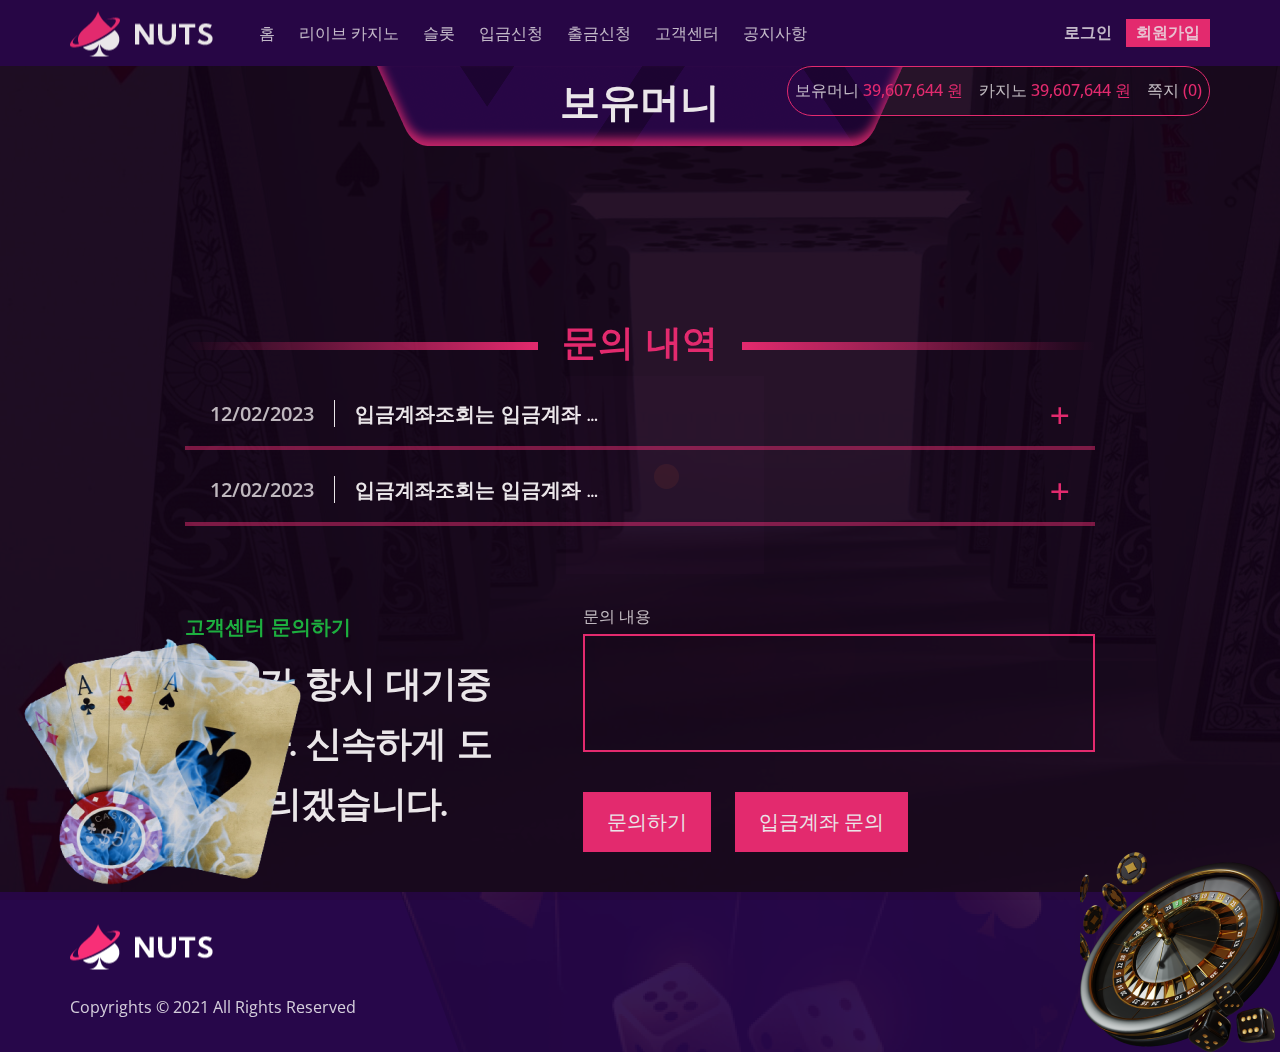
<file: new-template -2/customer-center.html>
<!-- meta tags and other links -->
<!DOCTYPE html>
<html lang="en">
  <head>
    <meta charset="UTF-8" />
    <meta name="viewport" content="width=device-width, initial-scale=1.0" />
    <title>Casino - Online Casino Platform</title>
    <link
      rel="icon"
      type="image/png"
      href="assets/images/favicon.png"
      sizes="16x16"
    />
    <!-- bootstrap 5  -->
    <link rel="stylesheet" href="assets/css/lib/bootstrap.min.css" />
    <!-- Icon Link  -->
    <link rel="stylesheet" href="assets/css/all.min.css" />
    <link rel="stylesheet" href="assets/css/line-awesome.min.css" />
    <link rel="stylesheet" href="assets/css/lib/animate.css" />

    <!-- Plugin Link -->
    <link rel="stylesheet" href="assets/css/lib/slick.css" />

    <!-- Main css -->
    <link rel="stylesheet" href="assets/css/main.css" />
    <!-- Secondary css -->
    <link rel="stylesheet" href="assets/css/style.css" />

    <!-- page css -->
    <link rel="stylesheet" href="assets/css/customer_center.css" />
  </head>
  <body
    data-bs-spy="scroll"
    data-bs-offset="170"
    data-bs-target=".privacy-policy-sidebar-menu"
  >
    <div class="overlay"></div>
    <div class="preloader">
      <div class="scene" id="scene">
        <input type="checkbox" id="andicator" />
        <div class="cube">
          <div class="cube__face cube__face--front"><i></i></div>
          <div class="cube__face cube__face--back"><i></i><i></i></div>
          <div class="cube__face cube__face--right">
            <i></i> <i></i> <i></i> <i></i> <i></i>
          </div>
          <div class="cube__face cube__face--left">
            <i></i> <i></i> <i></i> <i></i> <i></i> <i></i>
          </div>
          <div class="cube__face cube__face--top"><i></i> <i></i> <i></i></div>
          <div class="cube__face cube__face--bottom">
            <i></i> <i></i> <i></i> <i></i>
          </div>
        </div>
      </div>
    </div>

    <div class="customer-center-page-wrapper" style="background: url('./assets/images/background_body.png'); position: relative;">
      <div class="header-main-wrapper sticky">
        <div class="header-main">
          <div class="header-logo">
            <a href="index.html"
              ><img src="./assets/images/logo-2.png" alt="logo"
            /></a>
          </div>
          <ul class="main-menu">
            <li><a href="index.html">홈</a></li>
            <li><a href="live-casino.html">리이브 카지노</a></li>
            <li><a href="slot.html">슬롯</a></li>
            <li><a href="deposit.html">입금신청</a></li>
            <li><a href="withdraw.html">출금신청</a></li>
            <li><a href="customer-center.html">고객센터</a></li>
            <li><a href="notice.html">공지사항</a></li>
          </ul>
          <div class="header-btn-wrapper">
            <a href="./sign-in.html">로그인</a>
            <a href="./sign-up.html" class="has-wrapper">회원가입</a>
          </div>
        </div>
        <div class="page-title-wrapper">
          <div class="page-title">
            <h1>보유머니</h1>
          </div>
          <div class="wallet-header-container">
            <p>보유머니 <span>39,607,644 원</span></p>
            <p>카지노 <span>39,607,644 원</span></p>
            <p>쪽지 <span>(0)</span></p>
          </div>
        </div>
      </div>

      <!-- Faq Section Starts Here -->
      <section class="faq-section-wrapper">
        <div class="faq-title">
          <span class="left-line"></span>
          <h2>문의 내역</h2>
          <span class="right-line"></span>
        </div>
        <div class="faq-content-wrapper">
          <div class="col-lg-12">
            <div class="faq-item-wrapper">
              <div class="faq-item-wrapper__title">
                <span>12/02/2023</span>
                <h5 class="title">입금계좌조회는 입금계좌 조회에 대한 상세 안내입니다. 긴급 유지 보수 완료에 대한 정보입니다.</h5>

              </div>
              <div class="faq-item-wrapper__content">
                <p>
                  입금계좌조회는 입금계좌 조회에 대한 상세 안내입니다. 긴급 유지 보수 완료에 대한 정보입니다. 입금계좌조회는 입금계좌 조회에 대한 상세 안내입니다. 긴급 유지 보수 완료에 대한 정보입니다.
                </p>
              </div>
            </div>
            <div class="faq-item-wrapper">
              <div class="faq-item-wrapper__title">
                <span>12/02/2023</span>
                <h5 class="title">입금계좌조회는 입금계좌 조회에 대한 상세 안내입니다. 긴급 유지 보수 완료에 대한 정보입니다.</h5>
              </div>
              <div class="faq-item-wrapper__content">
                <p>
                  입금계좌조회는 입금계좌 조회에 대한 상세 안내입니다. 긴급 유지 보수 완료에 대한 정보입니다. 입금계좌조회는 입금계좌 조회에 대한 상세 안내입니다. 긴급 유지 보수 완료에 대한 정보입니다.
                </p>
              </div>
            </div>
          </div>
        </div>
      </section>
      <!-- Faq Section Ends Here -->

      <section class="contact-section-wrapper">
        <div class="title-wrapper">
          <h4>고객센터 문의하기</h4>
          <h3>
            24시간 항시 대기중입니다.
            신속하게 도와 드리겠습니다.
          </h3>
        </div>
        <div class="inquiry-form-wrapper">
          <div class="inquiry-form">
            <label for="consumer-inquiry">문의 내용</label>
            <textarea name="consumer-inquiry" id="consumer-inquiry" cols="30" rows="10"></textarea>
          </div>
          <div class="inquiry-btn-wrapper">
            <button>문의하기</button>
            <button>입금계좌 문의</button>
          </div>
        </div>
      </section>

      <div style="position: absolute; left: 0; bottom: 160px;">
        <img src="./assets/images/footer/footer_image_left_side.png" alt="footer left side image" />
      </div>

      <!-- Footer Section Starts Here -->
      <footer class="footer-section-wrapper">
        <div class="logo">
          <a href="index.html"
            ><img src="./assets/images/logo-2.png" alt="logo"
          /></a>
        </div>
        <p>Copyrights © 2021 All Rights Reserved</p>
        <div class="right-side-image">
          <img src="./assets/images/footer/footer_image_right_side.png" alt="footer right side image" />
        </div>
      </footer>
      <!-- Footer Section Ends Here -->
    </div>

    <!-- jQuery library -->
    <script src="assets/js/lib/jquery-3.6.0.min.js"></script>
    <!-- bootstrap 5 js -->
    <script src="assets/js/lib/bootstrap.min.js"></script>

    <!-- Pluglin Link -->
    <script src="assets/js/lib/slick.min.js"></script>

    <!-- main js -->
    <script src="assets/js/main.js"></script>
  </body>
</html>
</file>
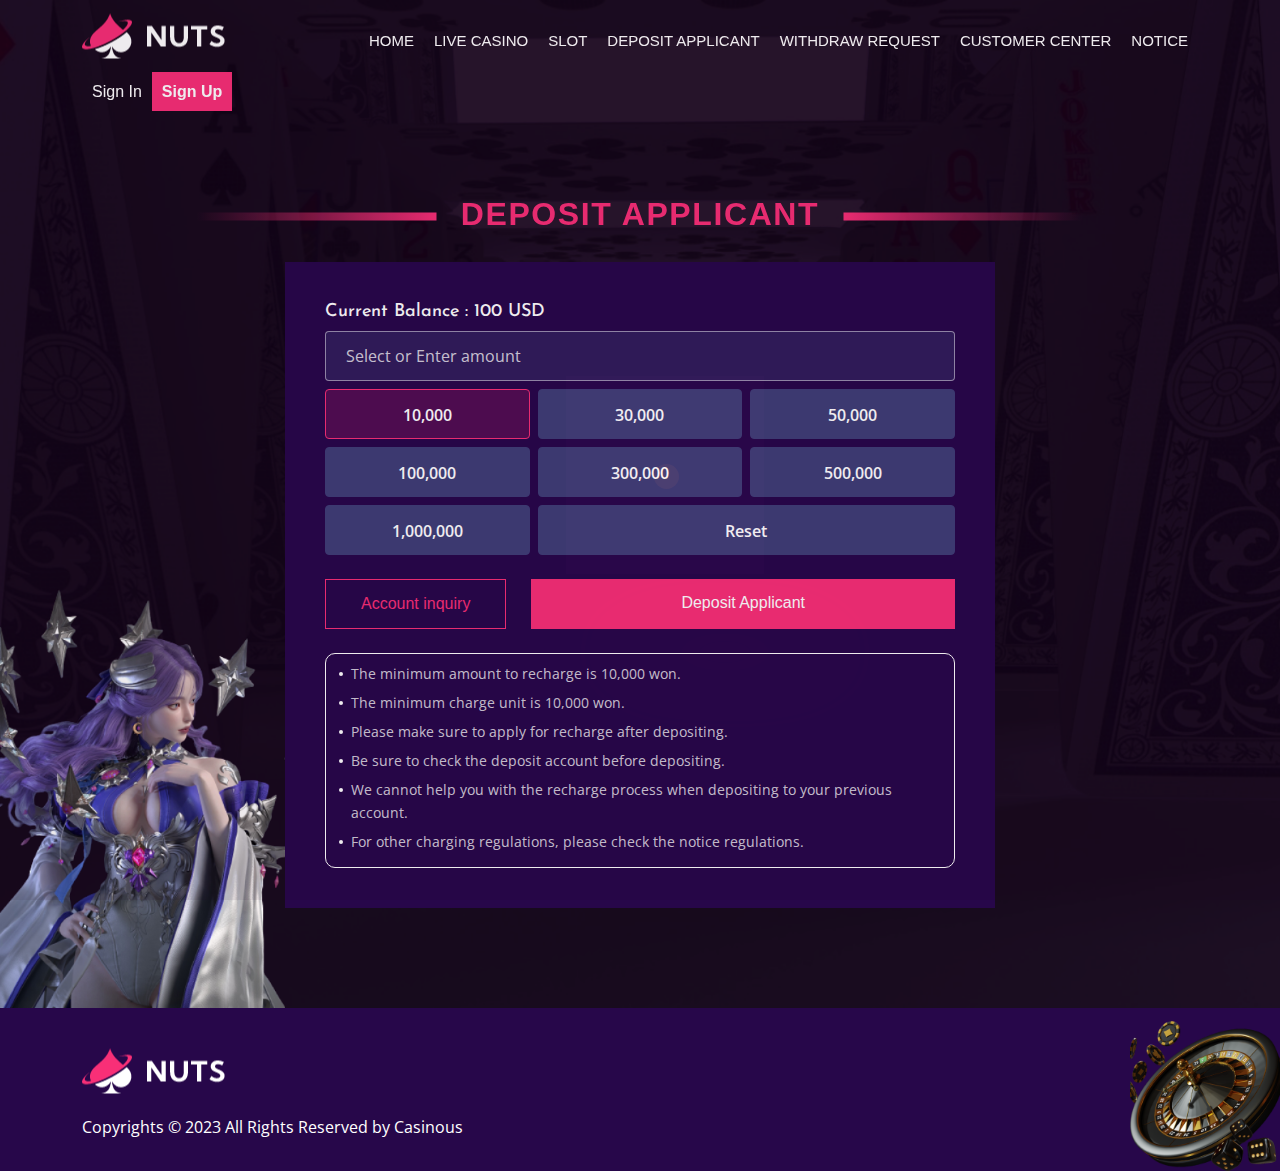
<file: new-template -2/deposit.html>
<!-- meta tags and other links -->
<!DOCTYPE html>
<html lang="en">
  <head>
    <meta charset="UTF-8" />
    <meta name="viewport" content="width=device-width, initial-scale=1.0" />
    <title>Casino - Online Casino Platform</title>
    <link
      rel="icon"
      type="image/png"
      href="assets/images/favicon.png"
      sizes="16x16"
    />
    <!-- bootstrap 5  -->
    <link rel="stylesheet" href="assets/css/lib/bootstrap.min.css" />
    <!-- Icon Link  -->
    <link rel="stylesheet" href="assets/css/all.min.css" />
    <link rel="stylesheet" href="assets/css/line-awesome.min.css" />
    <link rel="stylesheet" href="assets/css/lib/animate.css" />

    <!-- Plugin Link -->
    <link rel="stylesheet" href="assets/css/lib/slick.css" />

    <!-- Main css -->
    <link rel="stylesheet" href="assets/css/main.css" />
    <!-- Secondary css -->
    <link rel="stylesheet" href="assets/css/style.css" />

    <link rel="stylesheet" href="assets/css/page/deposit.css" />
  </head>
  <body
    data-bs-spy="scroll"
    data-bs-offset="170"
    data-bs-target=".privacy-policy-sidebar-menu"
  >
    <div class="overlay"></div>
    <div class="preloader">
      <div class="scene" id="scene">
        <input type="checkbox" id="andicator" />
        <div class="cube">
          <div class="cube__face cube__face--front"><i></i></div>
          <div class="cube__face cube__face--back"><i></i><i></i></div>
          <div class="cube__face cube__face--right">
            <i></i> <i></i> <i></i> <i></i> <i></i>
          </div>
          <div class="cube__face cube__face--left">
            <i></i> <i></i> <i></i> <i></i> <i></i> <i></i>
          </div>
          <div class="cube__face cube__face--top"><i></i> <i></i> <i></i></div>
          <div class="cube__face cube__face--bottom">
            <i></i> <i></i> <i></i> <i></i>
          </div>
        </div>
      </div>
    </div>

<!--New-->

    <div class="header">
      <div class="container">
        <div class="header-bottom">
          <div class="header-bottom-area align-items-center">
            <div class="logo">
              <a href="index.html"
                ><img src="./assets/images/logo-2.png" alt="logo"
              /></a>
            </div>
            <ul class="menu">
              <li><a href="index.html">Home</a></li>
              <li><a href="live-casino.html">LIVE CASINO</a></li>
              <li><a href="slot.html">SLOT</a></li>
              <li><a href="deposit.html">DEPOSIT APPLICANT</a></li>
              <li><a href="withdraw.html">WITHDRAW REQUEST</a></li>
              <li><a href="customer-center.html">CUSTOMER CENTER</a></li>
              <li><a href="notice.html">NOTICE</a></li>
              <!-- <li><a href="sign-in.html">SIGN IN</a></li>
              <li><a href="sign-up.html">SIGN UP</a></li> -->
            </ul>
            <div class="d-flex" style="margin-top: 10px">
              <a href="sign-in.html" class="d-none d-sm-block btn-outline"
                >Sign In</a
              >
              <a href="sign-up.html" class="d-none d-sm-block btn-pink"
                >Sign Up</a
              >
            </div>

            <div
              class="header-trigger-wrapper d-flex d-lg-none align-items-center"
            >
              <div class="header-trigger me-4">
                <span></span>
              </div>
            </div>
          </div>
        </div>
      </div>
    </div>
    <div class="main-page pt-5 layout-2 position-relative deposit">
        <div class="pt-100">
            <div class="title-box pt-5">
                <svg width="241" height="9" viewBox="0 0 241 9" fill="none" xmlns="http://www.w3.org/2000/svg">
                <rect width="240" height="8" transform="matrix(-1 0 0 1 240.5 0.5)" fill="url(#paint0_linear_2479_15584)"/>
                <defs>
                <linearGradient id="paint0_linear_2479_15584" x1="-3.91156e-07" y1="4" x2="240" y2="3.99998" gradientUnits="userSpaceOnUse">
                <stop stop-color="#F82F77"/>
                <stop offset="1" stop-color="#F82F77" stop-opacity="0"/>
                </linearGradient>
                </defs>
                </svg>
                <h4 class="title-text">deposit applicant</h4>
                <svg width="241" height="9" viewBox="0 0 241 9" fill="none" xmlns="http://www.w3.org/2000/svg">
                <rect x="0.5" y="0.5" width="240" height="8" fill="url(#paint0_linear_2479_15586)"/>
                <defs>
                <linearGradient id="paint0_linear_2479_15586" x1="0.5" y1="4.5" x2="240.5" y2="4.49998" gradientUnits="userSpaceOnUse">
                <stop stop-color="#F82F77"/>
                <stop offset="1" stop-color="#F82F77" stop-opacity="0"/>
                </linearGradient>
                </defs>
                </svg>

            </div>
            <div class="content-box">
                <div class="game-details-right mx-auto" style="max-width: 710px;">
              <form id="game" novalidate="novalidate">
                <h3 class="mb-1">
                  Current Balance :
                  <span class="base--color"><span class="bal">100</span> USD</span>
                </h3>
                <div class="mb-3">
                  <div class="form-group" style="width: 100%">
                    <div class="input-group mb-2">
                      <input type="text" name="invest" class="form-control form--control amount-field" placeholder="Select or Enter amount" id="money-input">
                    </div>
                  </div>

                  <div class="row row-col-4 button-money-container g-3" style="width:auto !important;">
                    <div class="col-4">
                      <div class="button-money active" data-amount="10000">
                        <p>10,000</p>
                      </div>
                    </div>
                    <div class="col-4">
                      <div class="button-money" data-amount="30000">
                        <p>30,000</p>
                      </div>
                    </div>
                    <div class="col-4">
                      <div class="button-money" data-amount="50000">
                        <p>50,000</p>
                      </div>
                    </div>
                    <div class="col-4">
                      <div class="button-money" data-amount="100000">
                        <p>100,000</p>
                      </div>
                    </div>
                    <div class="col-4">
                      <div class="button-money" data-amount="300000">
                        <p>300,000</p>
                      </div>
                    </div>
                    <div class="col-4">
                      <div class="button-money" data-amount="500000">
                        <p>500,000</p>
                      </div>
                    </div>
                    <div class="col-4">
                      <div class="button-money" data-amount="1000000">
                        <p>1,000,000</p>
                      </div>
                    </div>
                    <div class="col-8">
                      <div class="button-reset" id="button-reset-deposit">
                        <p>Reset</p>
                      </div>
                    </div>
                  </div>
                </div>

                <div class="submit-box d-block d-sm-flex mb-4" style="column-gap: 25px">
                    <button class="btn btn-outline-primary text-nowrap mb-sm-0 mb-2 mb-w-100" type="button">Account inquiry</button>
                    <div class="text-center active w-100 text-center btn btn-primary" id="submit-deposit">
                        Deposit Applicant
                    </div>
                </div>

                <ul class="list-unstyled _list">
                    <li>The minimum amount to recharge is 10,000 won.</li>
                    <li>The minimum charge unit is 10,000 won.</li>
                    <li>Please make sure to apply for recharge after depositing.</li>
                    <li>Be sure to check the deposit account before depositing.</li>
                    <li>We cannot help you with the recharge process when depositing to your previous account.</li>
                    <li>For other charging regulations, please check the notice regulations.</li>
                </ul>
                
              </form>
            </div>
            </div>
        </div>
        <div class="position-absolute pv-top-footer" style="bottom:0;left: 0;">
            <img style="width: calc((100vw - 710px) / 2);max-width: 380px;" src="assets/images/deposit.png" alt="">
        </div>
    </div>

  <footer class="footer-section bg_img" style="background: url(assets/images/footer/bg.jpg) center">
      <div class="footer-top">
        <div class="container">
          <div class="footer-wrapper d-flex flex-wrap align-items-center justify-content-md-between justify-content-center">
            <div class="logo mb-3 mb-md-0">
              <a href="index.html"><img src="assets/images/logo-2.png" alt="logo"></a>
            </div>
          </div>
        </div>
      </div>
      <div class="footer-bottom">
        <div class="container">
          <div class="footer-wrapper d-flex flex-wrap justify-content-start align-items-center">
            <p class="copyright text-white">
              Copyrights © 2023 All Rights Reserved by Casinous
            </p>
          </div>
        </div>
      </div>
      <div class="shapes">
        <img src="assets/images/banner/logo-footer.png" alt="footer" class="shape1">
      </div>
    </footer>

    <div class="modal fade custom-modal layout-2" id="notif"  tabindex="-1"  role="dialog" aria-modal="true" >
        <div class="modal-dialog modal-dialog-centered modal-lg" role="document">
            <div class="modal-content border-0">
                <button class="p-0 _close border-0" data-bs-dismiss="modal">
                    <img src="assets/images/close.png" alt="">
                </button>
                <div class="modal-body">
                    <div class="text-center logo">
                      <a href="index.html"
                        ><img src="./assets/images/logo.svg" alt="logo"
                      /></a>
                    </div>
                    <p>The minimum deposit amount is 10,000 won.</p>
                    <div class="text-center footer-box">
                      <button type="button" data-bs-dismiss="modal" class="btn btn-primary">Cancel</button>
                    </div>             
                </div>

            </div>
        </div>
    </div>

    
 <!--end new-->
    



    <!-- jQuery library -->
    <script src="assets/js/lib/jquery-3.6.0.min.js"></script>
    <!-- bootstrap 5 js -->
    <script src="assets/js/lib/bootstrap.min.js"></script>

    <!-- Pluglin Link -->
    <script src="assets/js/lib/slick.min.js"></script>

    <!-- main js -->
    <script src="assets/js/main.js"></script>
    <script src="assets/js/page/deposit.js"></script>
  </body>
</html>
</file>
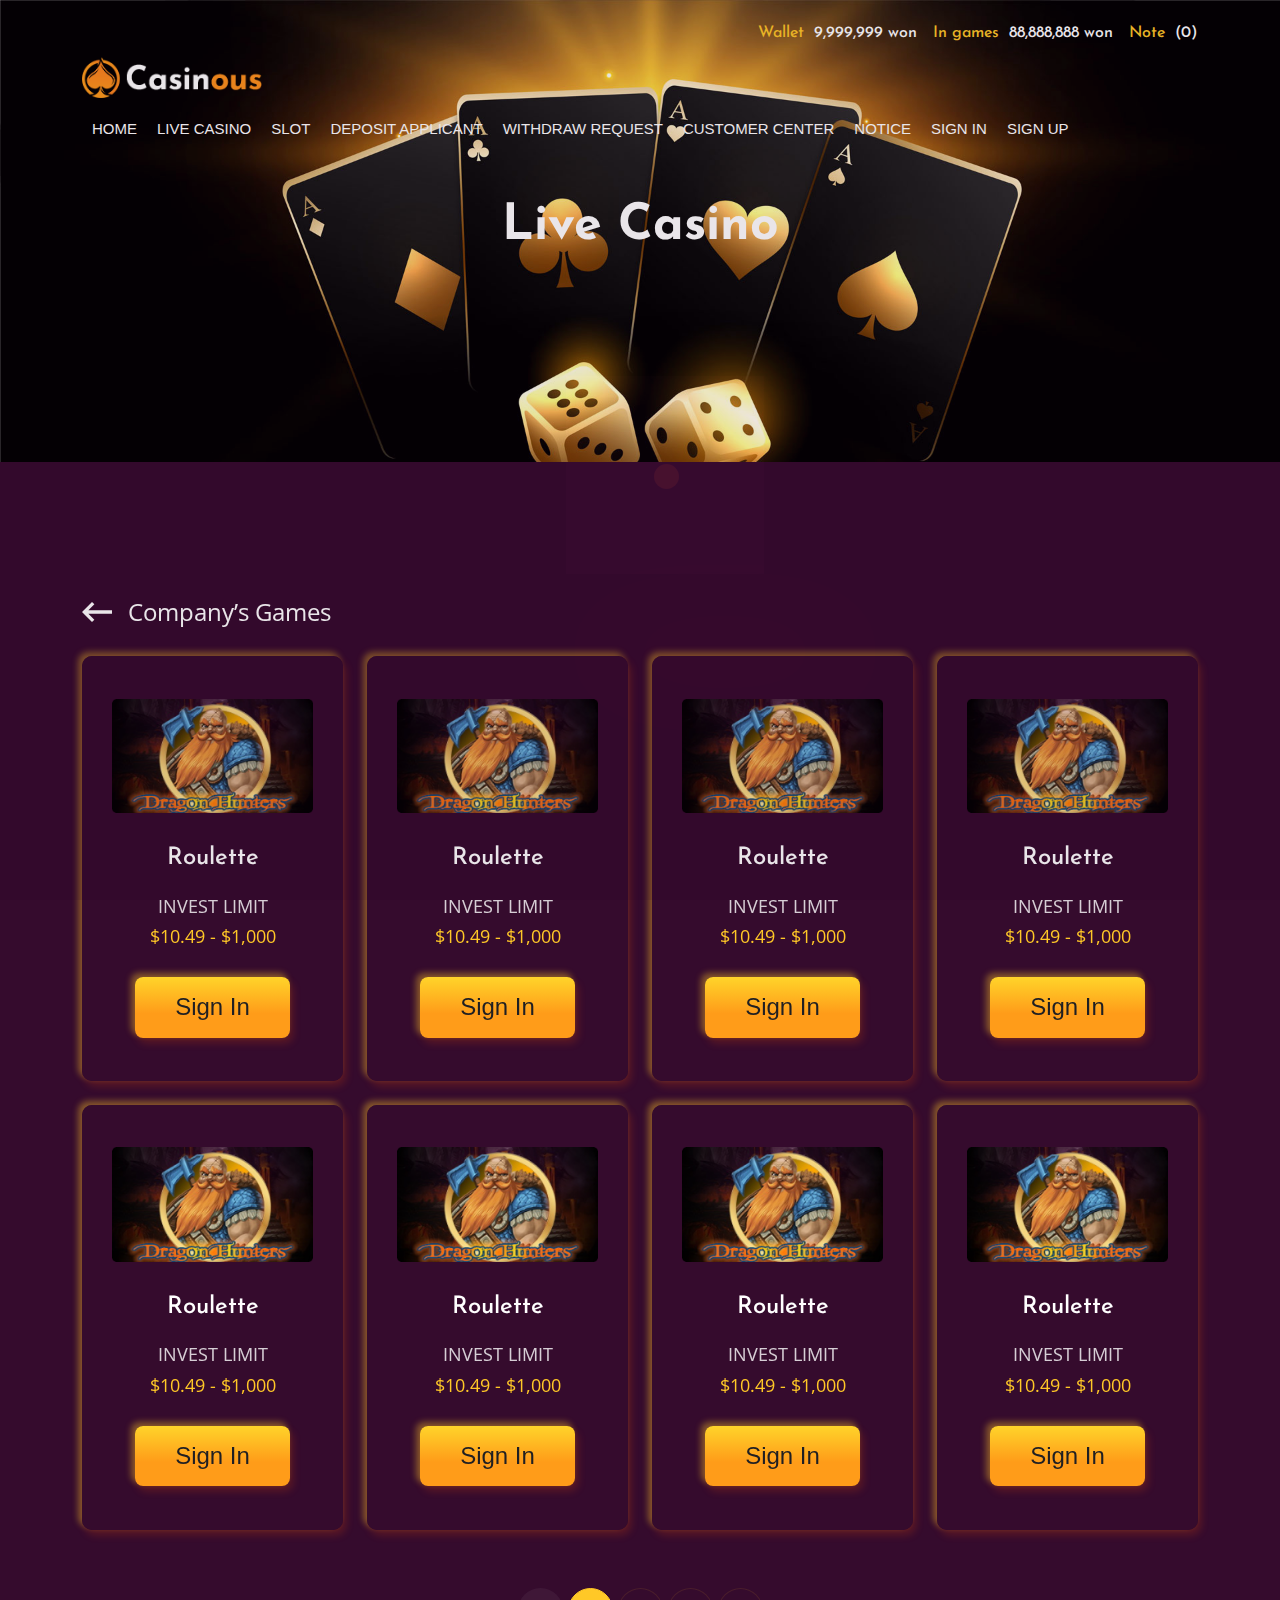
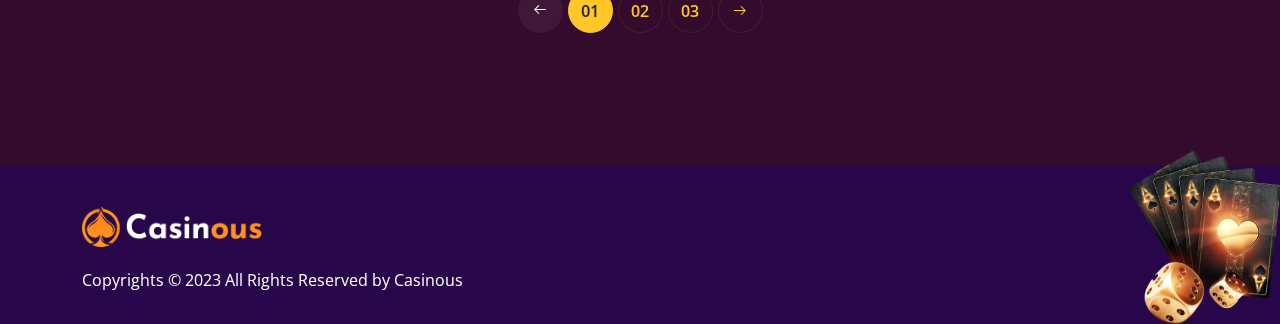
<file: new-template -2/live-casino-company.html>
<!-- meta tags and other links -->
<!DOCTYPE html>
<html lang="en">
  <head>
    <meta charset="UTF-8" />
    <meta name="viewport" content="width=device-width, initial-scale=1.0" />
    <title>Casino - Online Casino Platform</title>
    <link
      rel="icon"
      type="image/png"
      href="assets/images/favicon.png"
      sizes="16x16"
    />
    <!-- bootstrap 5  -->
    <link rel="stylesheet" href="assets/css/lib/bootstrap.min.css" />
    <!-- Icon Link  -->
    <link rel="stylesheet" href="assets/css/all.min.css" />
    <link rel="stylesheet" href="assets/css/line-awesome.min.css" />
    <link rel="stylesheet" href="assets/css/lib/animate.css" />

    <!-- Plugin Link -->
    <link rel="stylesheet" href="assets/css/lib/slick.css" />

    <!-- Main css -->
    <link rel="stylesheet" href="assets/css/main.css" />

    <!-- Secondary css -->
    <link rel="stylesheet" href="assets/css/style.css" />
  </head>
  <body
    data-bs-spy="scroll"
    data-bs-offset="170"
    data-bs-target=".privacy-policy-sidebar-menu"
  >
    <div class="overlay"></div>
    <div class="preloader">
      <div class="scene" id="scene">
        <input type="checkbox" id="andicator" />
        <div class="cube">
          <div class="cube__face cube__face--front"><i></i></div>
          <div class="cube__face cube__face--back"><i></i><i></i></div>
          <div class="cube__face cube__face--right">
            <i></i> <i></i> <i></i> <i></i> <i></i>
          </div>
          <div class="cube__face cube__face--left">
            <i></i> <i></i> <i></i> <i></i> <i></i> <i></i>
          </div>
          <div class="cube__face cube__face--top"><i></i> <i></i> <i></i></div>
          <div class="cube__face cube__face--bottom">
            <i></i> <i></i> <i></i> <i></i>
          </div>
        </div>
      </div>
    </div>

    <div class="header">
      <div class="container">
        <div class="container-has-login-header">
          <a class="main-text" href="wallet.html"
            >Wallet <span>9,999,999 won</span></a
          >
          <p>In games <span>88,888,888 won</span></p>
          <a href="note.html">Note <span>(0)</span></a>
        </div>
        <div class="header-bottom">
          <div class="header-bottom-area align-items-center">
            <div class="logo">
              <a href="index.html"
                ><img src="./assets/images/logo.png" alt="logo"
              /></a>
            </div>
            <ul class="menu">
              <li><a href="index.html">Home</a></li>
              <li><a href="live-casino.html">LIVE CASINO</a></li>
              <li><a href="slot.html">SLOT</a></li>
              <li><a href="deposit.html">DEPOSIT APPLICANT</a></li>
              <li><a href="withdraw.html">WITHDRAW REQUEST</a></li>
              <li><a href="customer-center.html">CUSTOMER CENTER</a></li>
              <li><a href="notice.html">NOTICE</a></li>
              <li><a href="sign-in.html">SIGN IN</a></li>
              <li><a href="sign-up.html">SIGN UP</a></li>

              <button class="btn-close btn-close-white d-lg-none"></button>
            </ul>
            <div
              class="header-trigger-wrapper d-flex d-lg-none align-items-center"
            >
              <div class="header-trigger me-4">
                <span></span>
              </div>
              <a
                href="sign-in.html"
                class="cmn--btn active btn--md d-none d-sm-block"
                >Sign In</a
              >
            </div>
          </div>
        </div>
      </div>
    </div>
    <!-- inner hero section start -->
    <section
      class="inner-banner bg_img"
      style="background: url('assets/images/inner-banner/bg2.jpg') top"
    >
      <div class="container">
        <div class="row justify-content-center">
          <div class="col-lg-7 col-xl-6 text-center">
            <h2 class="title text-white">Live Casino</h2>
          </div>
        </div>
      </div>
    </section>
    <!-- inner hero section end -->

    <!-- Game Section Starts Here -->
    <section class="game-section padding-top padding-bottom bg_img">
      <div class="container">
        <a href="live-casino.html"
          ><div class="d-flex gap-3 align-items-center pb-4">
            <svg
              width="30"
              height="20"
              viewBox="0 0 30 20"
              fill="none"
              xmlns="http://www.w3.org/2000/svg"
            >
              <path
                d="M30 8.33333H6.38333L12.35 2.35L10 0L0 10L10 20L12.35 17.65L6.38333 11.6667H30V8.33333Z"
                fill="white"
              />
            </svg>
            <p class="text-white" style="font-size: 24px; line-height: 40px">
              Company’s Games
            </p>
          </div>
        </a>

        <div class="row gy-4 justify-content-center">
          <div class="col-lg-4 col-xl-3 col-md-6 col-sm-6">
            <div class="game-item">
              <div class="game-inner">
                <div class="game-item__thumb">
                  <img src="assets/images/game/recent-game.png" alt="game" />
                </div>
                <div class="game-item__content">
                  <h4 class="title">Roulette</h4>
                  <p class="invest-info">Invest Limit</p>
                  <p class="invest-amount">$10.49 - $1,000</p>
                  <a
                    href="sign-in.html"
                    class="cmn--btn active btn--md radius-0"
                    >Sign In</a
                  >
                </div>
              </div>
            </div>
          </div>
          <div class="col-lg-4 col-xl-3 col-md-6 col-sm-6">
            <div class="game-item">
              <div class="game-inner">
                <div class="game-item__thumb">
                  <img src="assets/images/game/recent-game.png" alt="game" />
                </div>
                <div class="game-item__content">
                  <h4 class="title">Roulette</h4>
                  <p class="invest-info">Invest Limit</p>
                  <p class="invest-amount">$10.49 - $1,000</p>
                  <a
                    href="sign-in.html"
                    class="cmn--btn active btn--md radius-0"
                    >Sign In</a
                  >
                </div>
              </div>
            </div>
          </div>
          <div class="col-lg-4 col-xl-3 col-md-6 col-sm-6">
            <div class="game-item">
              <div class="game-inner">
                <div class="game-item__thumb">
                  <img src="assets/images/game/recent-game.png" alt="game" />
                </div>
                <div class="game-item__content">
                  <h4 class="title">Roulette</h4>
                  <p class="invest-info">Invest Limit</p>
                  <p class="invest-amount">$10.49 - $1,000</p>
                  <a
                    href="sign-in.html"
                    class="cmn--btn active btn--md radius-0"
                    >Sign In</a
                  >
                </div>
              </div>
            </div>
          </div>
          <div class="col-lg-4 col-xl-3 col-md-6 col-sm-6">
            <div class="game-item">
              <div class="game-inner">
                <div class="game-item__thumb">
                  <img src="assets/images/game/recent-game.png" alt="game" />
                </div>
                <div class="game-item__content">
                  <h4 class="title">Roulette</h4>
                  <p class="invest-info">Invest Limit</p>
                  <p class="invest-amount">$10.49 - $1,000</p>
                  <a
                    href="sign-in.html"
                    class="cmn--btn active btn--md radius-0"
                    >Sign In</a
                  >
                </div>
              </div>
            </div>
          </div>
          <div class="col-lg-4 col-xl-3 col-md-6 col-sm-6">
            <div class="game-item">
              <div class="game-inner">
                <div class="game-item__thumb">
                  <img src="assets/images/game/recent-game.png" alt="game" />
                </div>
                <div class="game-item__content">
                  <h4 class="title">Roulette</h4>
                  <p class="invest-info">Invest Limit</p>
                  <p class="invest-amount">$10.49 - $1,000</p>
                  <a
                    href="sign-in.html"
                    class="cmn--btn active btn--md radius-0"
                    >Sign In</a
                  >
                </div>
              </div>
            </div>
          </div>
          <div class="col-lg-4 col-xl-3 col-md-6 col-sm-6">
            <div class="game-item">
              <div class="game-inner">
                <div class="game-item__thumb">
                  <img src="assets/images/game/recent-game.png" alt="game" />
                </div>
                <div class="game-item__content">
                  <h4 class="title">Roulette</h4>
                  <p class="invest-info">Invest Limit</p>
                  <p class="invest-amount">$10.49 - $1,000</p>
                  <a
                    href="sign-in.html"
                    class="cmn--btn active btn--md radius-0"
                    >Sign In</a
                  >
                </div>
              </div>
            </div>
          </div>
          <div class="col-lg-4 col-xl-3 col-md-6 col-sm-6">
            <div class="game-item">
              <div class="game-inner">
                <div class="game-item__thumb">
                  <img src="assets/images/game/recent-game.png" alt="game" />
                </div>
                <div class="game-item__content">
                  <h4 class="title">Roulette</h4>
                  <p class="invest-info">Invest Limit</p>
                  <p class="invest-amount">$10.49 - $1,000</p>
                  <a
                    href="sign-in.html"
                    class="cmn--btn active btn--md radius-0"
                    >Sign In</a
                  >
                </div>
              </div>
            </div>
          </div>
          <div class="col-lg-4 col-xl-3 col-md-6 col-sm-6">
            <div class="game-item">
              <div class="game-inner">
                <div class="game-item__thumb">
                  <img src="assets/images/game/recent-game.png" alt="game" />
                </div>
                <div class="game-item__content">
                  <h4 class="title">Roulette</h4>
                  <p class="invest-info">Invest Limit</p>
                  <p class="invest-amount">$10.49 - $1,000</p>
                  <a
                    href="sign-in.html"
                    class="cmn--btn active btn--md radius-0"
                    >Sign In</a
                  >
                </div>
              </div>
            </div>
          </div>
        </div>
        <ul class="pagination">
          <li class="page-item disabled">
            <a href="#0" class="page-link"><i class="las la-arrow-left"></i></a>
          </li>
          <li class="page-item active">
            <a href="#0" class="page-link">01</a>
          </li>
          <li class="page-item"><a href="#0" class="page-link">02</a></li>
          <li class="page-item"><a href="#0" class="page-link">03</a></li>
          <li class="page-item">
            <a href="#0" class="page-link"
              ><i class="las la-arrow-right"></i
            ></a>
          </li>
        </ul>
      </div>
    </section>
    <!-- Game Section Ends Here -->

    <!-- Footer Section Starts Here -->
    <footer
      class="footer-section bg_img"
      style="background: url(assets/images/footer/bg.jpg) center"
    >
      <div class="footer-top">
        <div class="container">
          <div
            class="footer-wrapper d-flex flex-wrap align-items-center justify-content-md-between justify-content-center"
          >
            <div class="logo mb-3 mb-md-0">
              <a href="index.html"
                ><img src="assets/images/logo.png" alt="logo"
              /></a>
            </div>
          </div>
        </div>
      </div>
      <div class="footer-bottom">
        <div class="container">
          <div
            class="footer-wrapper d-flex flex-wrap justify-content-start align-items-center"
          >
            <p class="copyright text-white">
              Copyrights &copy; 2023 All Rights Reserved by Casinous
            </p>
          </div>
        </div>
      </div>
      <div class="shapes">
        <img src="assets/images/footer/shape.png" alt="footer" class="shape1" />
      </div>
    </footer>
    <!-- Footer Section Ends Here -->

    <!-- jQuery library -->
    <script src="assets/js/lib/jquery-3.6.0.min.js"></script>
    <!-- bootstrap 5 js -->
    <script src="assets/js/lib/bootstrap.min.js"></script>

    <!-- Pluglin Link -->
    <script src="assets/js/lib/slick.min.js"></script>

    <!-- main js -->
    <script src="assets/js/main.js"></script>
  </body>
</html>
</file>
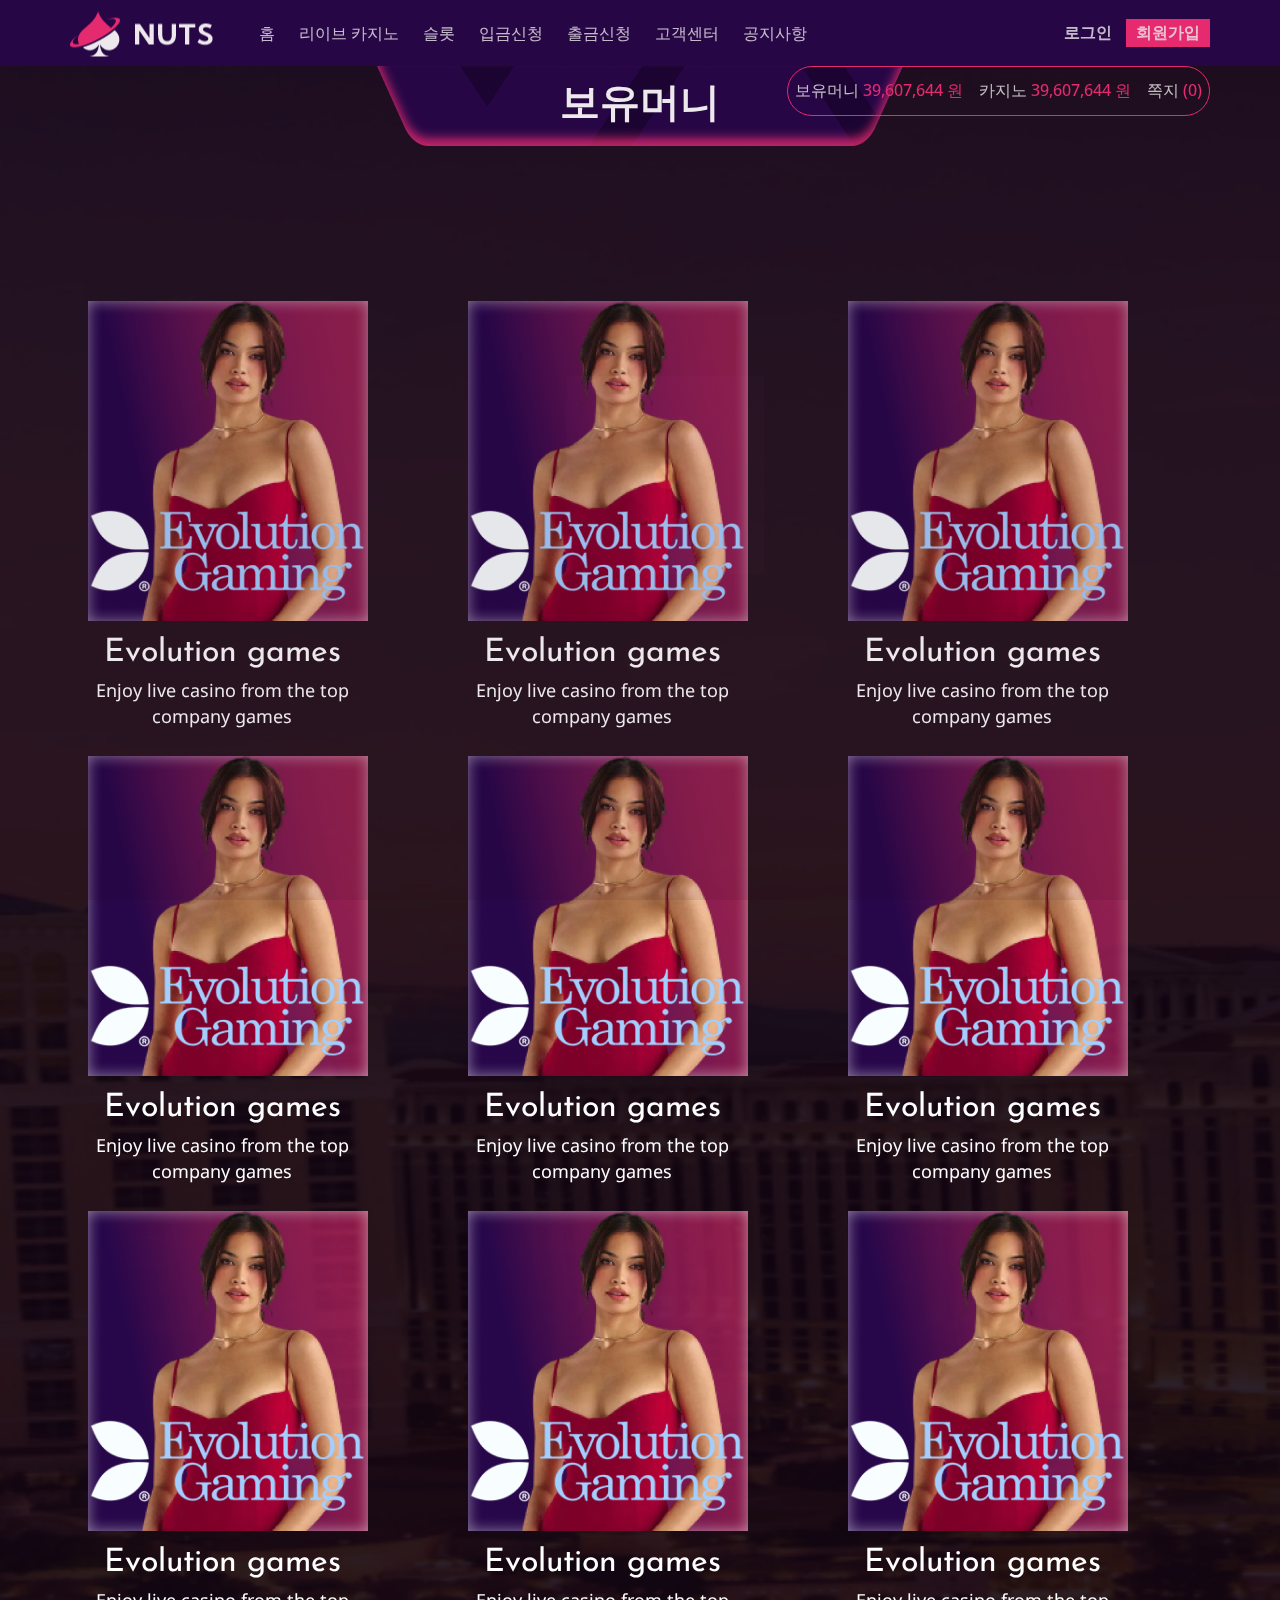
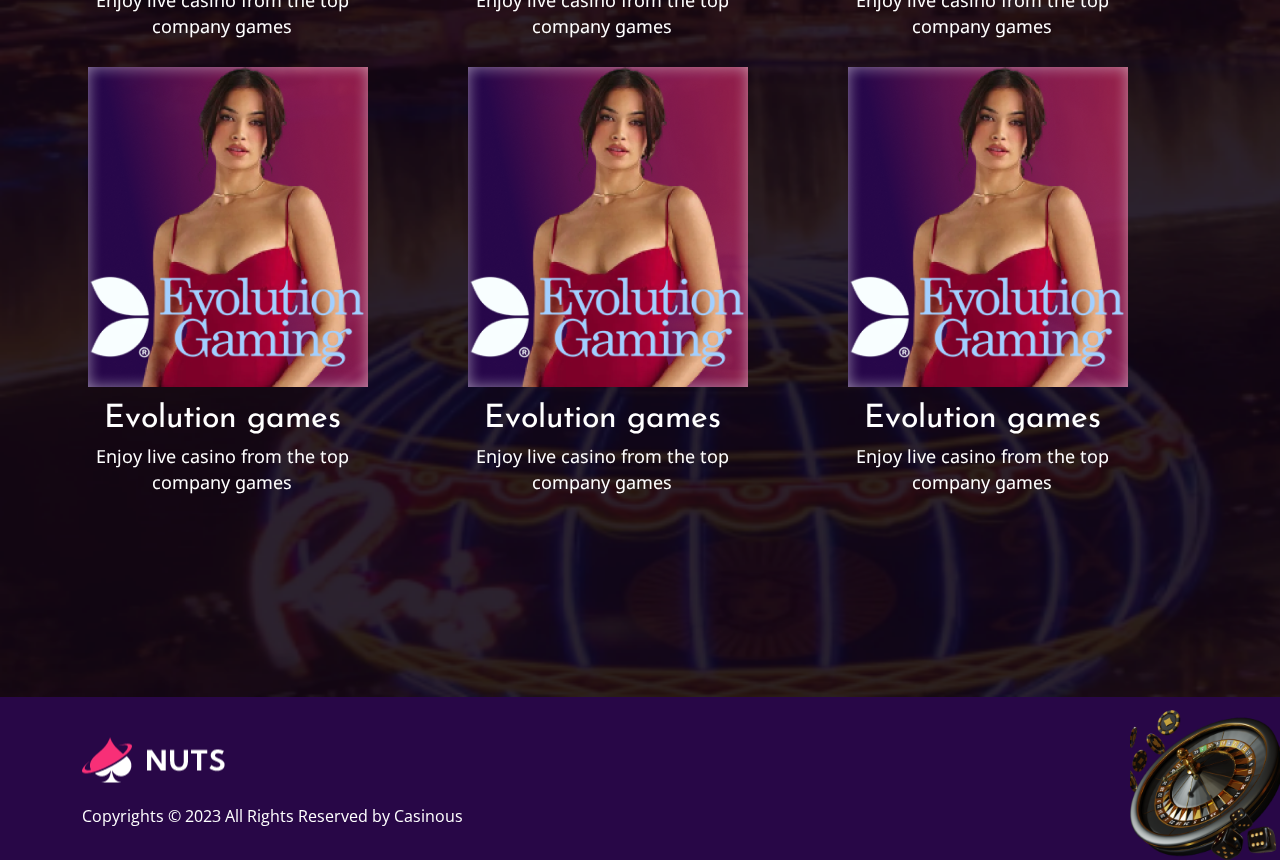
<file: new-template -2/live-casino.html>
<!-- meta tags and other links -->
<!DOCTYPE html>
<html lang="en">
  <head>
    <meta charset="UTF-8" />
    <meta name="viewport" content="width=device-width, initial-scale=1.0" />
    <title>Casino - Online Casino Platform</title>
    <link
      rel="icon"
      type="image/png"
      href="assets/images/favicon.png"
      sizes="16x16"
    />
    <!-- bootstrap 5  -->
    <link rel="stylesheet" href="assets/css/lib/bootstrap.min.css" />
    <!-- Icon Link  -->
    <link rel="stylesheet" href="assets/css/all.min.css" />
    <link rel="stylesheet" href="assets/css/line-awesome.min.css" />
    <link rel="stylesheet" href="assets/css/lib/animate.css" />

    <!-- Plugin Link -->
    <link rel="stylesheet" href="assets/css/lib/slick.css" />

    <!-- Main css -->
    <link rel="stylesheet" href="assets/css/main.css" />

    <!-- Secondary css -->
    <link rel="stylesheet" href="assets/css/style.css" />
    <link rel="stylesheet" href="assets/css/page/live-casino.css" />
    <!-- HEADER CSS -->
    <link rel="stylesheet" href="assets/css/customer_center.css" />
    <!-- FONT -->
    <link rel="preconnect" href="https://fonts.googleapis.com" />
    <link rel="preconnect" href="https://fonts.gstatic.com" crossorigin />
    <link
      href="https://fonts.googleapis.com/css2?family=Inter:wght@100;200;300;400;500;600;700;800;900&family=Lato:ital,wght@0,100;0,300;0,400;0,700;0,900;1,100;1,300;1,400;1,700;1,900&family=Noto+Sans:ital,wght@0,100;0,200;0,300;0,400;0,500;0,600;0,700;1,100;1,200;1,300;1,400;1,500;1,600;1,700&display=swap"
      rel="stylesheet"
    />
  </head>
  <body
    data-bs-spy="scroll"
    data-bs-offset="170"
    data-bs-target=".privacy-policy-sidebar-menu"
  >
    <div class="overlay"></div>
    <div class="preloader">
      <div class="scene" id="scene">
        <input type="checkbox" id="andicator" />
        <div class="cube">
          <div class="cube__face cube__face--front"><i></i></div>
          <div class="cube__face cube__face--back"><i></i><i></i></div>
          <div class="cube__face cube__face--right">
            <i></i> <i></i> <i></i> <i></i> <i></i>
          </div>
          <div class="cube__face cube__face--left">
            <i></i> <i></i> <i></i> <i></i> <i></i> <i></i>
          </div>
          <div class="cube__face cube__face--top"><i></i> <i></i> <i></i></div>
          <div class="cube__face cube__face--bottom">
            <i></i> <i></i> <i></i> <i></i>
          </div>
        </div>
      </div>
    </div>

    <div class="header-main-wrapper sticky">
      <div class="header-main">
        <div class="header-logo">
          <a href="index.html"
            ><img src="./assets/images/logo-2.png" alt="logo"
          /></a>
        </div>
        <ul class="main-menu">
          <li><a href="index.html">홈</a></li>
          <li><a href="live-casino.html">리이브 카지노</a></li>
          <li><a href="slot.html">슬롯</a></li>
          <li><a href="deposit.html">입금신청</a></li>
          <li><a href="withdraw.html">출금신청</a></li>
          <li><a href="customer-center.html">고객센터</a></li>
          <li><a href="notice.html">공지사항</a></li>
        </ul>
        <div class="header-btn-wrapper">
          <a href="./sign-in.html">로그인</a>
          <a href="./sign-up.html" class="has-wrapper">회원가입</a>
        </div>
      </div>
      <div class="page-title-wrapper">
        <div class="page-title">
          <h1>보유머니</h1>
        </div>
        <div class="wallet-header-container">
          <p>보유머니 <span>39,607,644 원</span></p>
          <p>카지노 <span>39,607,644 원</span></p>
          <p>쪽지 <span>(0)</span></p>
        </div>
      </div>
    </div>
    <!-- Company section -->
    <section class="company-section">
      <div class="container">
        <div class="row frame-container-logo row-col-4 g-4">
          <div class="col-6 col-xl-4 col-xxl-3">
            <button
              class="game-container"
              data-bs-toggle="modal"
              data-bs-target="#myModal"
            >
              <div class="img-container">
                <img
                  src="./assets/images/casino-game/character.png"
                  alt="img-character"
                  srcset=""
                  class="img-character"
                />
                <img
                  src="./assets/images/casino-game/game-name.png"
                  alt="img-gamename"
                  srcset=""
                  class="img-gamename"
                />
              </div>
              <p class="main-title">Evolution games</p>
              <p class="detail-title">
                Enjoy live casino from the top company games
              </p>
            </button>
          </div>
          <div class="col-6 col-xl-4 col-xxl-3">
            <button
              class="game-container"
              data-bs-toggle="modal"
              data-bs-target="#myModal"
            >
              <div class="img-container">
                <img
                  src="./assets/images/casino-game/character.png"
                  alt="img-character"
                  srcset=""
                  class="img-character"
                />
                <img
                  src="./assets/images/casino-game/game-name.png"
                  alt="img-gamename"
                  srcset=""
                  class="img-gamename"
                />
              </div>
              <p class="main-title">Evolution games</p>
              <p class="detail-title">
                Enjoy live casino from the top company games
              </p>
            </button>
          </div>
          <div class="col-6 col-xl-4 col-xxl-3">
            <button class="game-container">
              <div class="img-container">
                <img
                  src="./assets/images/casino-game/character.png"
                  alt="img-character"
                  srcset=""
                  class="img-character"
                />
                <img
                  src="./assets/images/casino-game/game-name.png"
                  alt="img-gamename"
                  srcset=""
                  class="img-gamename"
                />
              </div>
              <p class="main-title">Evolution games</p>
              <p class="detail-title">
                Enjoy live casino from the top company games
              </p>
            </button>
          </div>
          <div class="col-6 col-xl-4 col-xxl-3">
            <button
              class="game-container"
              data-bs-toggle="modal"
              data-bs-target="#myModal"
            >
              <div class="img-container">
                <img
                  src="./assets/images/casino-game/character.png"
                  alt="img-character"
                  srcset=""
                  class="img-character"
                />
                <img
                  src="./assets/images/casino-game/game-name.png"
                  alt="img-gamename"
                  srcset=""
                  class="img-gamename"
                />
              </div>
              <p class="main-title">Evolution games</p>
              <p class="detail-title">
                Enjoy live casino from the top company games
              </p>
            </button>
          </div>
          <div class="col-6 col-xl-4 col-xxl-3">
            <button
              class="game-container"
              data-bs-toggle="modal"
              data-bs-target="#myModal"
            >
              <div class="img-container">
                <img
                  src="./assets/images/casino-game/character.png"
                  alt="img-character"
                  srcset=""
                  class="img-character"
                />
                <img
                  src="./assets/images/casino-game/game-name.png"
                  alt="img-gamename"
                  srcset=""
                  class="img-gamename"
                />
              </div>
              <p class="main-title">Evolution games</p>
              <p class="detail-title">
                Enjoy live casino from the top company games
              </p>
            </button>
          </div>
          <div class="col-6 col-xl-4 col-xxl-3">
            <button
              class="game-container"
              data-bs-toggle="modal"
              data-bs-target="#myModal"
            >
              <div class="img-container">
                <img
                  src="./assets/images/casino-game/character.png"
                  alt="img-character"
                  srcset=""
                  class="img-character"
                />
                <img
                  src="./assets/images/casino-game/game-name.png"
                  alt="img-gamename"
                  srcset=""
                  class="img-gamename"
                />
              </div>
              <p class="main-title">Evolution games</p>
              <p class="detail-title">
                Enjoy live casino from the top company games
              </p>
            </button>
          </div>
          <div class="col-6 col-xl-4 col-xxl-3">
            <button
              class="game-container"
              data-bs-toggle="modal"
              data-bs-target="#myModal"
            >
              <div class="img-container">
                <img
                  src="./assets/images/casino-game/character.png"
                  alt="img-character"
                  srcset=""
                  class="img-character"
                />
                <img
                  src="./assets/images/casino-game/game-name.png"
                  alt="img-gamename"
                  srcset=""
                  class="img-gamename"
                />
              </div>
              <p class="main-title">Evolution games</p>
              <p class="detail-title">
                Enjoy live casino from the top company games
              </p>
            </button>
          </div>
          <div class="col-6 col-xl-4 col-xxl-3">
            <button
              class="game-container"
              data-bs-toggle="modal"
              data-bs-target="#myModal"
            >
              <div class="img-container">
                <img
                  src="./assets/images/casino-game/character.png"
                  alt="img-character"
                  srcset=""
                  class="img-character"
                />
                <img
                  src="./assets/images/casino-game/game-name.png"
                  alt="img-gamename"
                  srcset=""
                  class="img-gamename"
                />
              </div>
              <p class="main-title">Evolution games</p>
              <p class="detail-title">
                Enjoy live casino from the top company games
              </p>
            </button>
          </div>
          <div class="col-6 col-xl-4 col-xxl-3">
            <button
              class="game-container"
              data-bs-toggle="modal"
              data-bs-target="#myModal"
            >
              <div class="img-container">
                <img
                  src="./assets/images/casino-game/character.png"
                  alt="img-character"
                  srcset=""
                  class="img-character"
                />
                <img
                  src="./assets/images/casino-game/game-name.png"
                  alt="img-gamename"
                  srcset=""
                  class="img-gamename"
                />
              </div>
              <p class="main-title">Evolution games</p>
              <p class="detail-title">
                Enjoy live casino from the top company games
              </p>
            </button>
          </div>
          <div class="col-6 col-xl-4 col-xxl-3">
            <button
              class="game-container"
              data-bs-toggle="modal"
              data-bs-target="#myModal"
            >
              <div class="img-container">
                <img
                  src="./assets/images/casino-game/character.png"
                  alt="img-character"
                  srcset=""
                  class="img-character"
                />
                <img
                  src="./assets/images/casino-game/game-name.png"
                  alt="img-gamename"
                  srcset=""
                  class="img-gamename"
                />
              </div>
              <p class="main-title">Evolution games</p>
              <p class="detail-title">
                Enjoy live casino from the top company games
              </p>
            </button>
          </div>
          <div class="col-6 col-xl-4 col-xxl-3">
            <button
              class="game-container"
              data-bs-toggle="modal"
              data-bs-target="#myModal"
            >
              <div class="img-container">
                <img
                  src="./assets/images/casino-game/character.png"
                  alt="img-character"
                  srcset=""
                  class="img-character"
                />
                <img
                  src="./assets/images/casino-game/game-name.png"
                  alt="img-gamename"
                  srcset=""
                  class="img-gamename"
                />
              </div>
              <p class="main-title">Evolution games</p>
              <p class="detail-title">
                Enjoy live casino from the top company games
              </p>
            </button>
          </div>
          <div class="col-6 col-xl-4 col-xxl-3">
            <button
              class="game-container"
              data-bs-toggle="modal"
              data-bs-target="#myModal"
            >
              <div class="img-container">
                <img
                  src="./assets/images/casino-game/character.png"
                  alt="img-character"
                  srcset=""
                  class="img-character"
                />
                <img
                  src="./assets/images/casino-game/game-name.png"
                  alt="img-gamename"
                  srcset=""
                  class="img-gamename"
                />
              </div>
              <p class="main-title">Evolution games</p>
              <p class="detail-title">
                Enjoy live casino from the top company games
              </p>
            </button>
          </div>
        </div>
      </div>
    </section>
    <!-- MODAL -->
    <!-- The Modal -->

    <div
      class="modal custom-modal layout-2"
      id="myModal"
      tabindex="-1"
      aria-labelledby="exampleModalLabel"
      aria-hidden="false"
    >
      <div class="modal-dialog modal-dialog-centered modal-lg" role="document">
        <div class="modal-content border-0">
          <button class="p-0 _close border-0" data-bs-dismiss="modal">
            <img src="assets/images/casino-game/close-modal.png" alt="" />
          </button>
          <div class="modal-body">
            <div class="row frame-container-logo row-col-4 g-4">
              <div class="col-6 col-xl-4 col-xxl-3">
                <button class="game-container-modal">
                  <div class="img-container-modal">
                    <img
                      src="./assets/images/casino-game/img-game-modal.png"
                      alt="img-game"
                      srcset=""
                    />
                  </div>
                  <p class="main-title">Evolution games</p>
                  <p class="detail-title">
                    Enjoy live casino from the top company games
                  </p>
                </button>
              </div>
              <div class="col-6 col-xl-4 col-xxl-3">
                <button class="game-container-modal">
                  <div class="img-container-modal">
                    <img
                      src="./assets/images/casino-game/img-game-modal.png"
                      alt="img-game"
                      srcset=""
                    />
                  </div>
                  <p class="main-title">Evolution games</p>
                  <p class="detail-title">
                    Enjoy live casino from the top company games
                  </p>
                </button>
              </div>
              <div class="col-6 col-xl-4 col-xxl-3">
                <button class="game-container-modal">
                  <div class="img-container-modal">
                    <img
                      src="./assets/images/casino-game/img-game-modal.png"
                      alt="img-game"
                      srcset=""
                    />
                  </div>
                  <p class="main-title">Evolution games</p>
                  <p class="detail-title">
                    Enjoy live casino from the top company games
                  </p>
                </button>
              </div>
              <div class="col-6 col-xl-4 col-xxl-3">
                <button class="game-container-modal">
                  <div class="img-container-modal">
                    <img
                      src="./assets/images/casino-game/img-game-modal.png"
                      alt="img-game"
                      srcset=""
                    />
                  </div>
                  <p class="main-title">Evolution games</p>
                  <p class="detail-title">
                    Enjoy live casino from the top company games
                  </p>
                </button>
              </div>
              <div class="col-6 col-xl-4 col-xxl-3">
                <button class="game-container-modal">
                  <div class="img-container-modal">
                    <img
                      src="./assets/images/casino-game/img-game-modal.png"
                      alt="img-game"
                      srcset=""
                    />
                  </div>
                  <p class="main-title">Evolution games</p>
                  <p class="detail-title">
                    Enjoy live casino from the top company games
                  </p>
                </button>
              </div>
              <div class="col-6 col-xl-4 col-xxl-3">
                <button class="game-container-modal">
                  <div class="img-container-modal">
                    <img
                      src="./assets/images/casino-game/img-game-modal.png"
                      alt="img-game"
                      srcset=""
                    />
                  </div>
                  <p class="main-title">Evolution games</p>
                  <p class="detail-title">
                    Enjoy live casino from the top company games
                  </p>
                </button>
              </div>
              <div class="col-6 col-xl-4 col-xxl-3">
                <button class="game-container-modal">
                  <div class="img-container-modal">
                    <img
                      src="./assets/images/casino-game/img-game-modal.png"
                      alt="img-game"
                      srcset=""
                    />
                  </div>
                  <p class="main-title">Evolution games</p>
                  <p class="detail-title">
                    Enjoy live casino from the top company games
                  </p>
                </button>
              </div>
              <div class="col-6 col-xl-4 col-xxl-3">
                <button class="game-container-modal">
                  <div class="img-container-modal">
                    <img
                      src="./assets/images/casino-game/img-game-modal.png"
                      alt="img-game"
                      srcset=""
                    />
                  </div>
                  <p class="main-title">Evolution games</p>
                  <p class="detail-title">
                    Enjoy live casino from the top company games
                  </p>
                </button>
              </div>
              <div class="col-6 col-xl-4 col-xxl-3">
                <button class="game-container-modal">
                  <div class="img-container-modal">
                    <img
                      src="./assets/images/casino-game/img-game-modal.png"
                      alt="img-game"
                      srcset=""
                    />
                  </div>
                  <p class="main-title">Evolution games</p>
                  <p class="detail-title">
                    Enjoy live casino from the top company games
                  </p>
                </button>
              </div>
              <div class="col-6 col-xl-4 col-xxl-3">
                <button class="game-container-modal">
                  <div class="img-container-modal">
                    <img
                      src="./assets/images/casino-game/img-game-modal.png"
                      alt="img-game"
                      srcset=""
                    />
                  </div>
                  <p class="main-title">Evolution games</p>
                  <p class="detail-title">
                    Enjoy live casino from the top company games
                  </p>
                </button>
              </div>
              <div class="col-6 col-xl-4 col-xxl-3">
                <button class="game-container-modal">
                  <div class="img-container-modal">
                    <img
                      src="./assets/images/casino-game/img-game-modal.png"
                      alt="img-game"
                      srcset=""
                    />
                  </div>
                  <p class="main-title">Evolution games</p>
                  <p class="detail-title">
                    Enjoy live casino from the top company games
                  </p>
                </button>
              </div>
              <div class="col-6 col-xl-4 col-xxl-3">
                <button class="game-container-modal">
                  <div class="img-container-modal">
                    <img
                      src="./assets/images/casino-game/img-game-modal.png"
                      alt="img-game"
                      srcset=""
                    />
                  </div>
                  <p class="main-title">Evolution games</p>
                  <p class="detail-title">
                    Enjoy live casino from the top company games
                  </p>
                </button>
              </div>
            </div>
          </div>
        </div>
      </div>
    </div>
    <!-- Game Section Ends Here -->

    <!-- Footer Section Starts Here -->
    <footer class="footer-section">
      <div class="footer-top">
        <div class="container">
          <div
            class="footer-wrapper d-flex flex-wrap align-items-center justify-content-md-between justify-content-center"
          >
            <div class="logo mb-3 mb-md-0">
              <a href="index.html"
                ><img src="assets/images/logo-2.png" alt="logo"
              /></a>
            </div>
          </div>
        </div>
      </div>
      <div class="footer-bottom">
        <div class="container">
          <div
            class="footer-wrapper d-flex flex-wrap justify-content-start align-items-center"
          >
            <p class="copyright text-white">
              Copyrights &copy; 2023 All Rights Reserved by Casinous
            </p>
          </div>
        </div>
      </div>
      <div class="shapes">
        <img
          src="assets/images/banner/logo-footer.png"
          alt="footer"
          class="shape1"
        />
      </div>
    </footer>
    <!-- Footer Section Ends Here -->
    <!-- jQuery library -->
    <script src="assets/js/lib/jquery-3.6.0.min.js"></script>
    <!-- bootstrap 5 js -->
    <script src="assets/js/lib/bootstrap.min.js"></script>

    <!-- Pluglin Link -->
    <script src="assets/js/lib/slick.min.js"></script>

    <!-- main js -->
    <script src="assets/js/main.js"></script>
  </body>
</html>
</file>
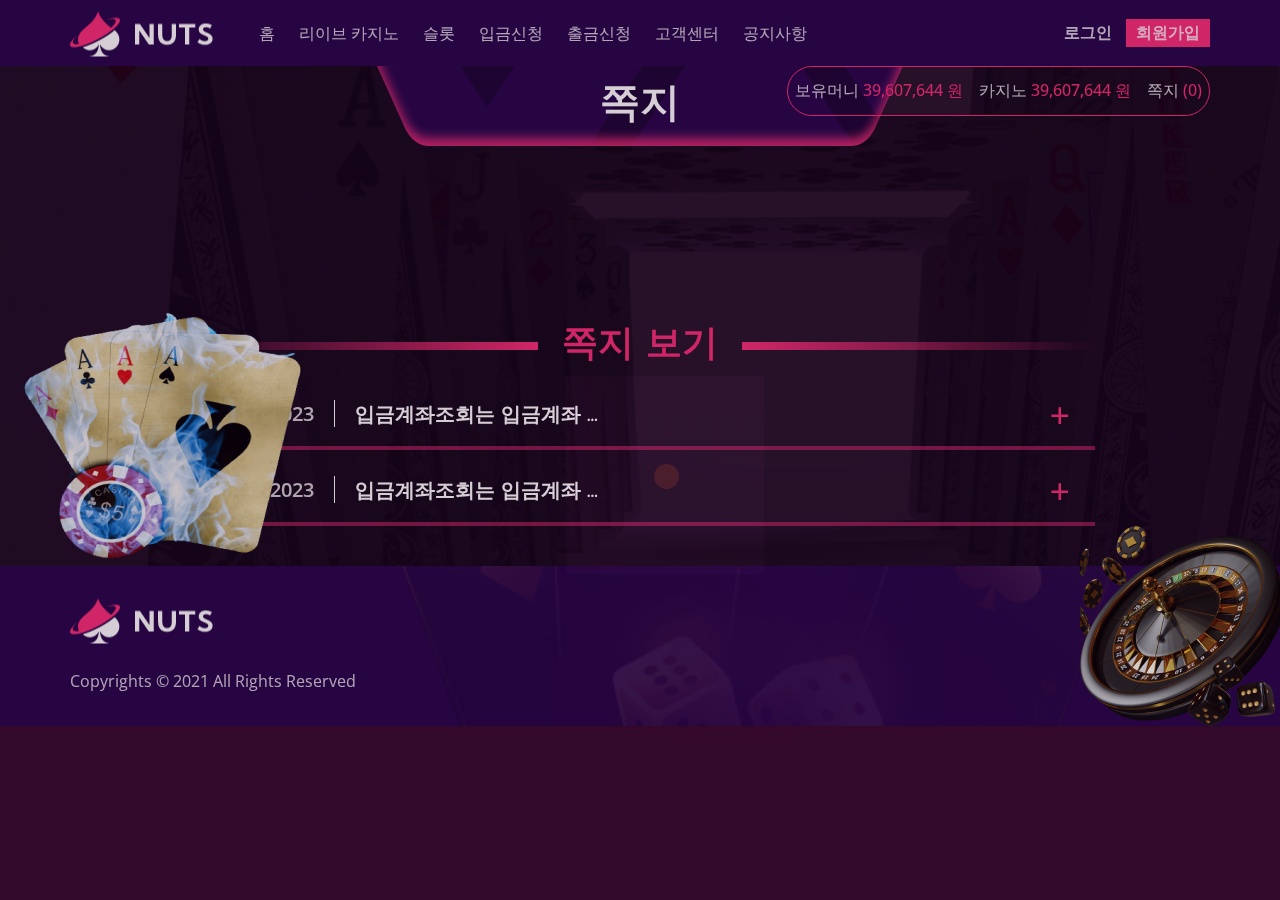
<file: new-template -2/note.html>
<!-- meta tags and other links -->
<!DOCTYPE html>
<html lang="en">
  <head>
    <meta charset="UTF-8" />
    <meta name="viewport" content="width=device-width, initial-scale=1.0" />
    <title>Casino - Online Casino Platform</title>
    <link
      rel="icon"
      type="image/png"
      href="assets/images/favicon.png"
      sizes="16x16"
    />
    <!-- bootstrap 5  -->
    <link rel="stylesheet" href="assets/css/lib/bootstrap.min.css" />
    <!-- Icon Link  -->
    <link rel="stylesheet" href="assets/css/all.min.css" />
    <link rel="stylesheet" href="assets/css/line-awesome.min.css" />
    <link rel="stylesheet" href="assets/css/lib/animate.css" />

    <!-- Plugin Link -->
    <link rel="stylesheet" href="assets/css/lib/slick.css" />

    <!-- Main css -->
    <link rel="stylesheet" href="assets/css/main.css" />
    <!-- Secondary css -->
    <link rel="stylesheet" href="assets/css/style.css" />
    <!-- page css -->
    <link rel="stylesheet" href="assets/css/note.css" />
    <link rel="stylesheet" href="assets/css/customer_center.css" />
  </head>
  <body
    data-bs-spy="scroll"
    data-bs-offset="170"
    data-bs-target=".privacy-policy-sidebar-menu"
  >
    <div class="overlay"></div>
    <div class="preloader">
      <div class="scene" id="scene">
        <input type="checkbox" id="andicator" />
        <div class="cube">
          <div class="cube__face cube__face--front"><i></i></div>
          <div class="cube__face cube__face--back"><i></i><i></i></div>
          <div class="cube__face cube__face--right">
            <i></i> <i></i> <i></i> <i></i> <i></i>
          </div>
          <div class="cube__face cube__face--left">
            <i></i> <i></i> <i></i> <i></i> <i></i> <i></i>
          </div>
          <div class="cube__face cube__face--top"><i></i> <i></i> <i></i></div>
          <div class="cube__face cube__face--bottom">
            <i></i> <i></i> <i></i> <i></i>
          </div>
        </div>
      </div>
    </div>

    <div class="note-page-wrapper" style="background: url('./assets/images/background_body.png'); position: relative;">
      <div class="header-main-wrapper sticky">
        <div class="header-main">
          <div class="header-logo">
            <a href="index.html"
              ><img src="./assets/images/logo-2.png" alt="logo"
            /></a>
          </div>
          <ul class="main-menu">
            <li><a href="index.html">홈</a></li>
            <li><a href="live-casino.html">리이브 카지노</a></li>
            <li><a href="slot.html">슬롯</a></li>
            <li><a href="deposit.html">입금신청</a></li>
            <li><a href="withdraw.html">출금신청</a></li>
            <li><a href="customer-center.html">고객센터</a></li>
            <li><a href="notice.html">공지사항</a></li>
          </ul>
          <div class="header-btn-wrapper">
            <a href="./sign-in.html">로그인</a>
            <a href="./sign-up.html" class="has-wrapper">회원가입</a>
          </div>
        </div>
        <div class="page-title-wrapper">
          <div class="page-title">
            <h1>쪽지</h1>
          </div>
          <div class="wallet-header-container">
            <p>보유머니 <span>39,607,644 원</span></p>
            <p>카지노 <span>39,607,644 원</span></p>
            <p>쪽지 <span>(0)</span></p>
          </div>
        </div>
      </div>

      <!-- Faq Section Starts Here -->
      <section class="faq-section-wrapper">
        <div class="faq-title">
          <span class="left-line"></span>
          <h2>쪽지 보기</h2>
          <span class="right-line"></span>
        </div>
        <div class="faq-content-wrapper">
          <div class="col-lg-12">
            <div class="faq-item-wrapper">
              <div class="faq-item-wrapper__title">
                <span>12/02/2023</span>
                <h5 class="title">입금계좌조회는 입금계좌 조회에 대한 상세 안내입니다. 긴급 유지 보수 완료에 대한 정보입니다.</h5>

              </div>
              <div class="faq-item-wrapper__content">
                <p>
                  입금계좌조회는 입금계좌 조회에 대한 상세 안내입니다. 긴급 유지 보수 완료에 대한 정보입니다. 입금계좌조회는 입금계좌 조회에 대한 상세 안내입니다. 긴급 유지 보수 완료에 대한 정보입니다.
                </p>
              </div>
            </div>
            <div class="faq-item-wrapper">
              <div class="faq-item-wrapper__title">
                <span>12/02/2023</span>
                <h5 class="title">입금계좌조회는 입금계좌 조회에 대한 상세 안내입니다. 긴급 유지 보수 완료에 대한 정보입니다.</h5>
              </div>
              <div class="faq-item-wrapper__content">
                <p>
                  입금계좌조회는 입금계좌 조회에 대한 상세 안내입니다. 긴급 유지 보수 완료에 대한 정보입니다. 입금계좌조회는 입금계좌 조회에 대한 상세 안내입니다. 긴급 유지 보수 완료에 대한 정보입니다.
                </p>
              </div>
            </div>
          </div>
        </div>
      </section>
      <!-- Faq Section Ends Here -->

      <div style="position: absolute; left: 0; bottom: 160px;">
        <img src="./assets/images/footer/footer_image_left_side.png" alt="footer left side image" />
      </div>

      <!-- Footer Section Starts Here -->
      <footer class="footer-section-wrapper">
        <div class="logo">
          <a href="index.html"
            ><img src="./assets/images/logo-2.png" alt="logo"
          /></a>
        </div>
        <p>Copyrights © 2021 All Rights Reserved</p>
        <div class="right-side-image">
          <img src="./assets/images/footer/footer_image_right_side.png" alt="footer right side image" />
        </div>
      </footer>
      <!-- Footer Section Ends Here -->
    </div>

    <!-- jQuery library -->
    <script src="assets/js/lib/jquery-3.6.0.min.js"></script>
    <!-- bootstrap 5 js -->
    <script src="assets/js/lib/bootstrap.min.js"></script>

    <!-- Pluglin Link -->
    <script src="assets/js/lib/slick.min.js"></script>

    <!-- main js -->
    <script src="assets/js/main.js"></script>
  </body>
</html>
</file>
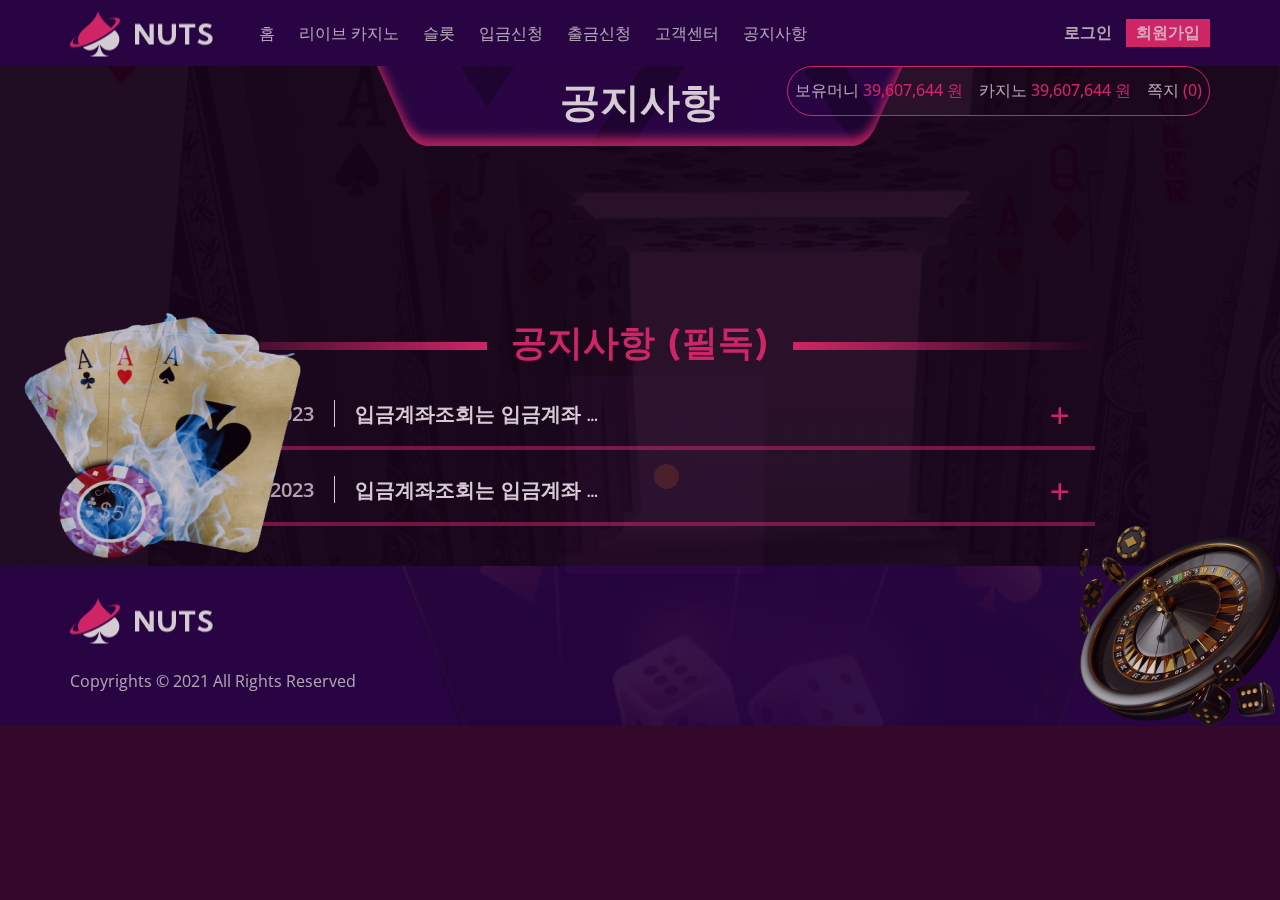
<file: new-template -2/notice.html>
<!-- meta tags and other links -->
<!DOCTYPE html>
<html lang="en">
  <head>
    <meta charset="UTF-8" />
    <meta name="viewport" content="width=device-width, initial-scale=1.0" />
    <title>Casino - Online Casino Platform</title>
    <link
      rel="icon"
      type="image/png"
      href="assets/images/favicon.png"
      sizes="16x16"
    />
    <!-- bootstrap 5  -->
    <link rel="stylesheet" href="assets/css/lib/bootstrap.min.css" />
    <!-- Icon Link  -->
    <link rel="stylesheet" href="assets/css/all.min.css" />
    <link rel="stylesheet" href="assets/css/line-awesome.min.css" />
    <link rel="stylesheet" href="assets/css/lib/animate.css" />

    <!-- Plugin Link -->
    <link rel="stylesheet" href="assets/css/lib/slick.css" />

    <!-- Main css -->
    <link rel="stylesheet" href="assets/css/main.css" />
    <!-- Secondary css -->
    <link rel="stylesheet" href="assets/css/style.css" />

    <link rel="stylesheet" href="assets/css/customer_center.css" />
  </head>
  <body
    data-bs-spy="scroll"
    data-bs-offset="170"
    data-bs-target=".privacy-policy-sidebar-menu"
  >
    <div class="overlay"></div>
    <div class="preloader">
      <div class="scene" id="scene">
        <input type="checkbox" id="andicator" />
        <div class="cube">
          <div class="cube__face cube__face--front"><i></i></div>
          <div class="cube__face cube__face--back"><i></i><i></i></div>
          <div class="cube__face cube__face--right">
            <i></i> <i></i> <i></i> <i></i> <i></i>
          </div>
          <div class="cube__face cube__face--left">
            <i></i> <i></i> <i></i> <i></i> <i></i> <i></i>
          </div>
          <div class="cube__face cube__face--top"><i></i> <i></i> <i></i></div>
          <div class="cube__face cube__face--bottom">
            <i></i> <i></i> <i></i> <i></i>
          </div>
        </div>
      </div>
    </div>

    <div class="notion-page-wrapper" style="background: url('./assets/images/background_body.png'); padding-top: 284px; position: relative;">
      <div class="header-main-wrapper sticky">
        <div class="header-main">
          <div class="header-logo">
            <a href="index.html"
              ><img src="./assets/images/logo-2.png" alt="logo"
            /></a>
          </div>
          <ul class="main-menu">
            <li><a href="index.html">홈</a></li>
            <li><a href="live-casino.html">리이브 카지노</a></li>
            <li><a href="slot.html">슬롯</a></li>
            <li><a href="deposit.html">입금신청</a></li>
            <li><a href="withdraw.html">출금신청</a></li>
            <li><a href="customer-center.html">고객센터</a></li>
            <li><a href="notice.html">공지사항</a></li>
          </ul>
          <div class="header-btn-wrapper">
            <a href="./sign-in.html">로그인</a>
            <a href="./sign-up.html" class="has-wrapper">회원가입</a>
          </div>
        </div>
        <div class="page-title-wrapper">
          <div class="page-title">
            <h1>공지사항</h1>
          </div>
          <div class="wallet-header-container">
            <p>보유머니 <span>39,607,644 원</span></p>
            <p>카지노 <span>39,607,644 원</span></p>
            <p>쪽지 <span>(0)</span></p>
          </div>
        </div>
      </div>

      <!-- Faq Section Starts Here -->
      <section class="faq-section-wrapper">
        <div class="faq-title">
          <span class="left-line"></span>
          <h2>공지사항 (필독)</h2>
          <span class="right-line"></span>
        </div>
        <div class="faq-content-wrapper">
          <div class="col-lg-12">
            <div class="faq-item-wrapper">
              <div class="faq-item-wrapper__title">
                <span>12/02/2023</span>
                <h5 class="title">입금계좌조회는 입금계좌 조회에 대한 상세 안내입니다. 긴급 유지 보수 완료에 대한 정보입니다.</h5>

              </div>
              <div class="faq-item-wrapper__content">
                <p>
                  입금계좌조회는 입금계좌 조회에 대한 상세 안내입니다. 긴급 유지 보수 완료에 대한 정보입니다. 입금계좌조회는 입금계좌 조회에 대한 상세 안내입니다. 긴급 유지 보수 완료에 대한 정보입니다.
                </p>
              </div>
            </div>
            <div class="faq-item-wrapper">
              <div class="faq-item-wrapper__title">
                <span>12/02/2023</span>
                <h5 class="title">입금계좌조회는 입금계좌 조회에 대한 상세 안내입니다. 긴급 유지 보수 완료에 대한 정보입니다.</h5>
              </div>
              <div class="faq-item-wrapper__content">
                <p>
                  입금계좌조회는 입금계좌 조회에 대한 상세 안내입니다. 긴급 유지 보수 완료에 대한 정보입니다. 입금계좌조회는 입금계좌 조회에 대한 상세 안내입니다. 긴급 유지 보수 완료에 대한 정보입니다.
                </p>
              </div>
            </div>
          </div>
        </div>
      </section>
      <!-- Faq Section Ends Here -->

      <div style="position: absolute; left: 0; bottom: 160px;">
        <img src="./assets/images/footer/footer_image_left_side.png" alt="footer left side image" />
      </div>

      <!-- Footer Section Starts Here -->
      <footer class="footer-section-wrapper">
        <div class="logo">
          <a href="index.html"
            ><img src="./assets/images/logo-2.png" alt="logo"
          /></a>
        </div>
        <p>Copyrights © 2021 All Rights Reserved</p>
        <div class="right-side-image">
          <img src="./assets/images/footer/footer_image_right_side.png" alt="footer right side image" />
        </div>
      </footer>
      <!-- Footer Section Ends Here -->
    </div>

    <!-- jQuery library -->
    <script src="assets/js/lib/jquery-3.6.0.min.js"></script>
    <!-- bootstrap 5 js -->
    <script src="assets/js/lib/bootstrap.min.js"></script>

    <!-- Pluglin Link -->
    <script src="assets/js/lib/slick.min.js"></script>

    <!-- main js -->
    <script src="assets/js/main.js"></script>
  </body>
</html>
</file>
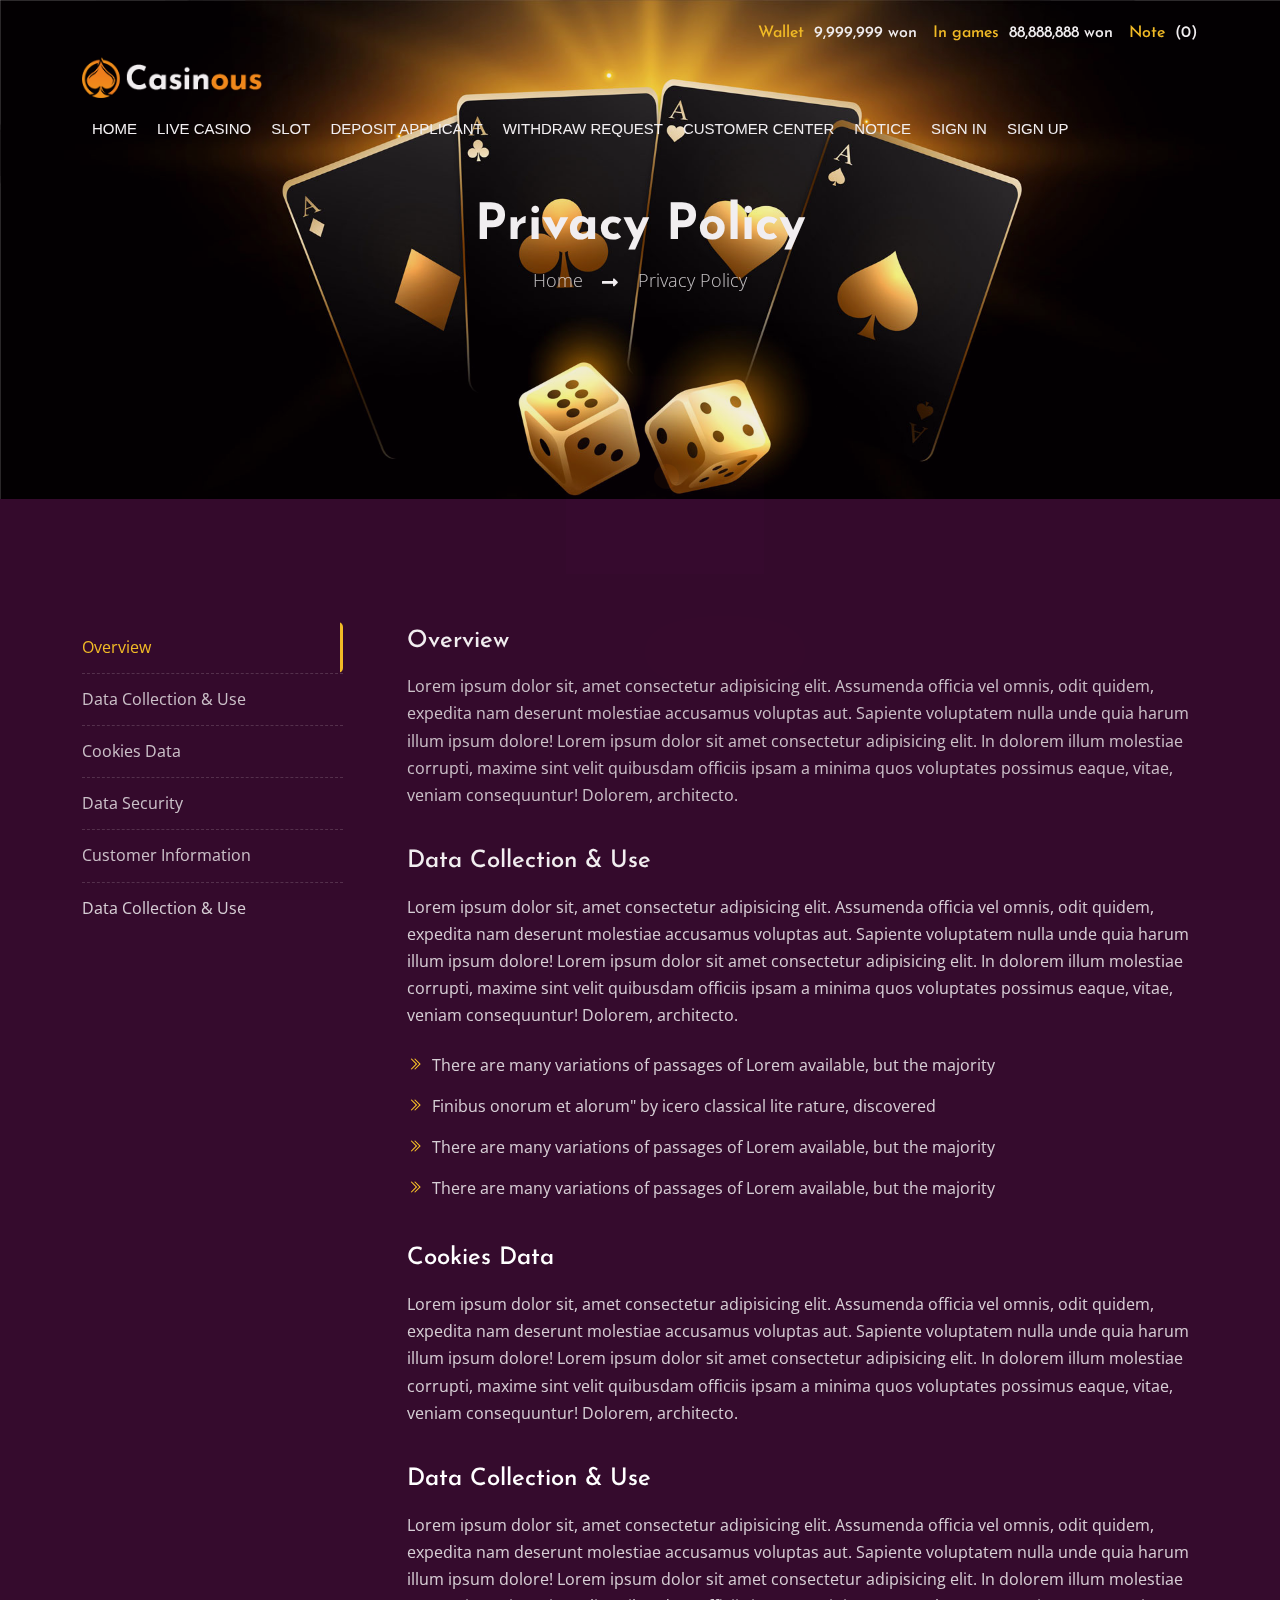
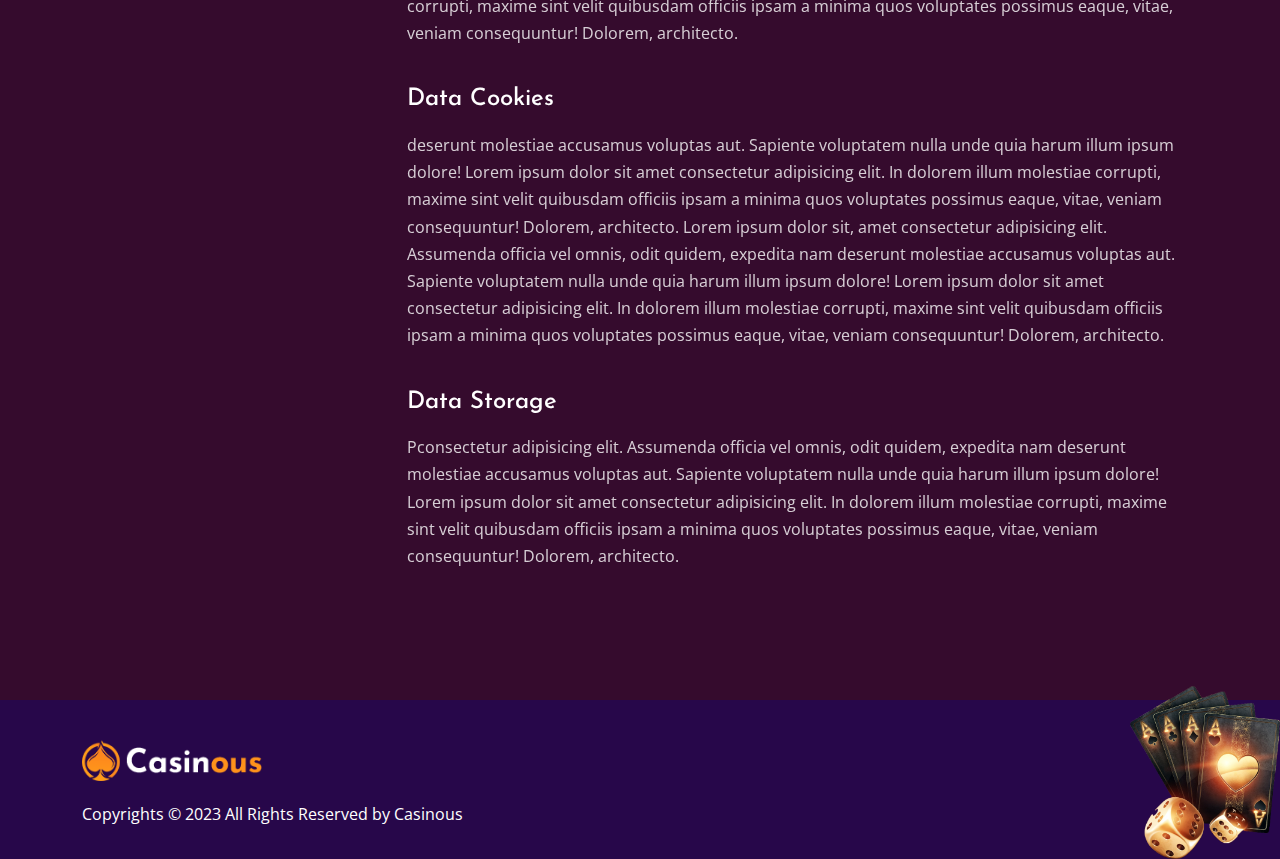
<file: new-template -2/policy.html>
<!-- meta tags and other links -->
<!DOCTYPE html>
<html lang="en">
  <head>
    <meta charset="UTF-8" />
    <meta name="viewport" content="width=device-width, initial-scale=1.0" />
    <title>Casino - Online Casino Platform</title>
    <link
      rel="icon"
      type="image/png"
      href="assets/images/favicon.png"
      sizes="16x16"
    />
    <!-- bootstrap 5  -->
    <link rel="stylesheet" href="assets/css/lib/bootstrap.min.css" />
    <!-- Icon Link  -->
    <link rel="stylesheet" href="assets/css/all.min.css" />
    <link rel="stylesheet" href="assets/css/line-awesome.min.css" />
    <link rel="stylesheet" href="assets/css/lib/animate.css" />

    <!-- Plugin Link -->
    <link rel="stylesheet" href="assets/css/lib/slick.css" />

    <!-- Main css -->
    <link rel="stylesheet" href="assets/css/main.css" />

    <!-- Secondary css -->
    <link rel="stylesheet" href="assets/css/style.css" />
  </head>

  <body
    data-bs-spy="scroll"
    data-bs-offset="170"
    data-bs-target=".privacy-policy-sidebar-menu"
  >
    <div class="overlay"></div>
    <div class="preloader">
      <div class="scene" id="scene">
        <input type="checkbox" id="andicator" />
        <div class="cube">
          <div class="cube__face cube__face--front"><i></i></div>
          <div class="cube__face cube__face--back"><i></i><i></i></div>
          <div class="cube__face cube__face--right">
            <i></i> <i></i> <i></i> <i></i> <i></i>
          </div>
          <div class="cube__face cube__face--left">
            <i></i> <i></i> <i></i> <i></i> <i></i> <i></i>
          </div>
          <div class="cube__face cube__face--top"><i></i> <i></i> <i></i></div>
          <div class="cube__face cube__face--bottom">
            <i></i> <i></i> <i></i> <i></i>
          </div>
        </div>
      </div>
    </div>
    <div class="header">
      <div class="container">
        <div class="container-has-login-header">
          <a class="main-text" href="wallet.html"
            >Wallet <span>9,999,999 won</span></a
          >
          <p>In games <span>88,888,888 won</span></p>
          <a href="note.html">Note <span>(0)</span></a>
        </div>
        <div class="header-bottom">
          <div class="header-bottom-area align-items-center">
            <div class="logo">
              <a href="index.html"
                ><img src="./assets/images/logo.png" alt="logo"
              /></a>
            </div>
            <ul class="menu">
              <li><a href="index.html">Home</a></li>
              <li><a href="live-casino.html">LIVE CASINO</a></li>
              <li><a href="slot.html">SLOT</a></li>
              <li><a href="deposit.html">DEPOSIT APPLICANT</a></li>
              <li><a href="withdraw.html">WITHDRAW REQUEST</a></li>
              <li><a href="customer-center.html">CUSTOMER CENTER</a></li>
              <li><a href="notice.html">NOTICE</a></li>
              <li><a href="sign-in.html">SIGN IN</a></li>
              <li><a href="sign-up.html">SIGN UP</a></li>

              <button class="btn-close btn-close-white d-lg-none"></button>
            </ul>
            <div
              class="header-trigger-wrapper d-flex d-lg-none align-items-center"
            >
              <div class="header-trigger me-4">
                <span></span>
              </div>
              <a
                href="sign-in.html"
                class="cmn--btn active btn--md d-none d-sm-block"
                >Sign In</a
              >
            </div>
          </div>
        </div>
      </div>
    </div>
    <!-- inner hero section start -->
    <section
      class="inner-banner bg_img"
      style="background: url('assets/images/inner-banner/bg2.jpg') top"
    >
      <div class="container">
        <div class="row justify-content-center">
          <div class="col-lg-7 col-xl-6 text-center">
            <h2 class="title text-white">Privacy Policy</h2>
            <ul
              class="breadcrumbs d-flex flex-wrap align-items-center justify-content-center"
            >
              <li><a href="index.html">Home</a></li>
              <li>Privacy Policy</li>
            </ul>
          </div>
        </div>
      </div>
    </section>
    <!-- inner hero section end -->

    <!-- Privacy Policy Section Starts Here -->
    <section class="privacy-policy padding-top padding-bottom">
      <div class="container">
        <div class="row gy-5">
          <div class="col-lg-3">
            <ul class="privacy-policy-sidebar-menu">
              <li>
                <a href="#overview" class="active nav-link">Overview</a>
              </li>
              <li>
                <a href="#data-collection" class="nav-link"
                  >Data Collection & Use</a
                >
              </li>
              <li>
                <a href="#cookies" class="nav-link">Cookies Data</a>
              </li>
              <li>
                <a href="#data-security" class="nav-link">Data Security</a>
              </li>
              <li>
                <a href="#overview2" class="nav-link">Customer Information</a>
              </li>
              <li>
                <a href="#overview3" class="nav-link">Data Collection & Use</a>
              </li>
            </ul>
          </div>
          <div class="col-lg-9">
            <div class="privacy-policy-content">
              <div class="content-item">
                <h4 class="title" id="overview">Overview</h4>
                <p>
                  Lorem ipsum dolor sit, amet consectetur adipisicing elit.
                  Assumenda officia vel omnis, odit quidem, expedita nam
                  deserunt molestiae accusamus voluptas aut. Sapiente voluptatem
                  nulla unde quia harum illum ipsum dolore! Lorem ipsum dolor
                  sit amet consectetur adipisicing elit. In dolorem illum
                  molestiae corrupti, maxime sint velit quibusdam officiis ipsam
                  a minima quos voluptates possimus eaque, vitae, veniam
                  consequuntur! Dolorem, architecto.
                </p>
              </div>
              <div class="content-item">
                <h4 class="title" id="data-collection">
                  Data Collection & Use
                </h4>
                <p>
                  Lorem ipsum dolor sit, amet consectetur adipisicing elit.
                  Assumenda officia vel omnis, odit quidem, expedita nam
                  deserunt molestiae accusamus voluptas aut. Sapiente voluptatem
                  nulla unde quia harum illum ipsum dolore! Lorem ipsum dolor
                  sit amet consectetur adipisicing elit. In dolorem illum
                  molestiae corrupti, maxime sint velit quibusdam officiis ipsam
                  a minima quos voluptates possimus eaque, vitae, veniam
                  consequuntur! Dolorem, architecto.
                </p>
                <ul class="info-list">
                  <li>
                    There are many variations of passages of Lorem available,
                    but the majority
                  </li>
                  <li>
                    Finibus onorum et alorum" by icero classical lite rature,
                    discovered
                  </li>
                  <li>
                    There are many variations of passages of Lorem available,
                    but the majority
                  </li>
                  <li>
                    There are many variations of passages of Lorem available,
                    but the majority
                  </li>
                </ul>
              </div>
              <div class="content-item">
                <h4 class="title" id="cookies">Cookies Data</h4>
                <p>
                  Lorem ipsum dolor sit, amet consectetur adipisicing elit.
                  Assumenda officia vel omnis, odit quidem, expedita nam
                  deserunt molestiae accusamus voluptas aut. Sapiente voluptatem
                  nulla unde quia harum illum ipsum dolore! Lorem ipsum dolor
                  sit amet consectetur adipisicing elit. In dolorem illum
                  molestiae corrupti, maxime sint velit quibusdam officiis ipsam
                  a minima quos voluptates possimus eaque, vitae, veniam
                  consequuntur! Dolorem, architecto.
                </p>
              </div>
              <div class="content-item">
                <h4 class="title" id="data-security">Data Collection & Use</h4>
                <p>
                  Lorem ipsum dolor sit, amet consectetur adipisicing elit.
                  Assumenda officia vel omnis, odit quidem, expedita nam
                  deserunt molestiae accusamus voluptas aut. Sapiente voluptatem
                  nulla unde quia harum illum ipsum dolore! Lorem ipsum dolor
                  sit amet consectetur adipisicing elit. In dolorem illum
                  molestiae corrupti, maxime sint velit quibusdam officiis ipsam
                  a minima quos voluptates possimus eaque, vitae, veniam
                  consequuntur! Dolorem, architecto.
                </p>
              </div>
              <div class="content-item">
                <h4 class="title" id="overview2">Data Cookies</h4>
                <p>
                  deserunt molestiae accusamus voluptas aut. Sapiente voluptatem
                  nulla unde quia harum illum ipsum dolore! Lorem ipsum dolor
                  sit amet consectetur adipisicing elit. In dolorem illum
                  molestiae corrupti, maxime sint velit quibusdam officiis ipsam
                  a minima quos voluptates possimus eaque, vitae, veniam
                  consequuntur! Dolorem, architecto. Lorem ipsum dolor sit, amet
                  consectetur adipisicing elit. Assumenda officia vel omnis,
                  odit quidem, expedita nam deserunt molestiae accusamus
                  voluptas aut. Sapiente voluptatem nulla unde quia harum illum
                  ipsum dolore! Lorem ipsum dolor sit amet consectetur
                  adipisicing elit. In dolorem illum molestiae corrupti, maxime
                  sint velit quibusdam officiis ipsam a minima quos voluptates
                  possimus eaque, vitae, veniam consequuntur! Dolorem,
                  architecto.
                </p>
              </div>
              <div class="content-item">
                <h4 class="title" id="overview3">Data Storage</h4>
                <p>
                  Pconsectetur adipisicing elit. Assumenda officia vel omnis,
                  odit quidem, expedita nam deserunt molestiae accusamus
                  voluptas aut. Sapiente voluptatem nulla unde quia harum illum
                  ipsum dolore! Lorem ipsum dolor sit amet consectetur
                  adipisicing elit. In dolorem illum molestiae corrupti, maxime
                  sint velit quibusdam officiis ipsam a minima quos voluptates
                  possimus eaque, vitae, veniam consequuntur! Dolorem,
                  architecto.
                </p>
              </div>
            </div>
          </div>
        </div>
      </div>
    </section>
    <!-- Privacy Policy Section Ends Here -->

    <!-- Footer Section Starts Here -->
    <footer
      class="footer-section bg_img"
      style="background: url(assets/images/footer/bg.jpg) center"
    >
      <div class="footer-top">
        <div class="container">
          <div
            class="footer-wrapper d-flex flex-wrap align-items-center justify-content-md-between justify-content-center"
          >
            <div class="logo mb-3 mb-md-0">
              <a href="index.html"
                ><img src="assets/images/logo.png" alt="logo"
              /></a>
            </div>
          </div>
        </div>
      </div>
      <div class="footer-bottom">
        <div class="container">
          <div
            class="footer-wrapper d-flex flex-wrap justify-content-start align-items-center"
          >
            <p class="copyright text-white">
              Copyrights &copy; 2023 All Rights Reserved by Casinous
            </p>
          </div>
        </div>
      </div>
      <div class="shapes">
        <img src="assets/images/footer/shape.png" alt="footer" class="shape1" />
      </div>
    </footer>
    <!-- Footer Section Ends Here -->

    <!-- jQuery library -->
    <script src="assets/js/lib/jquery-3.6.0.min.js"></script>
    <!-- bootstrap 5 js -->
    <script src="assets/js/lib/bootstrap.min.js"></script>

    <!-- Pluglin Link -->
    <script src="assets/js/lib/slick.min.js"></script>

    <!-- main js -->
    <script src="assets/js/main.js"></script>
  </body>
</html>
</file>
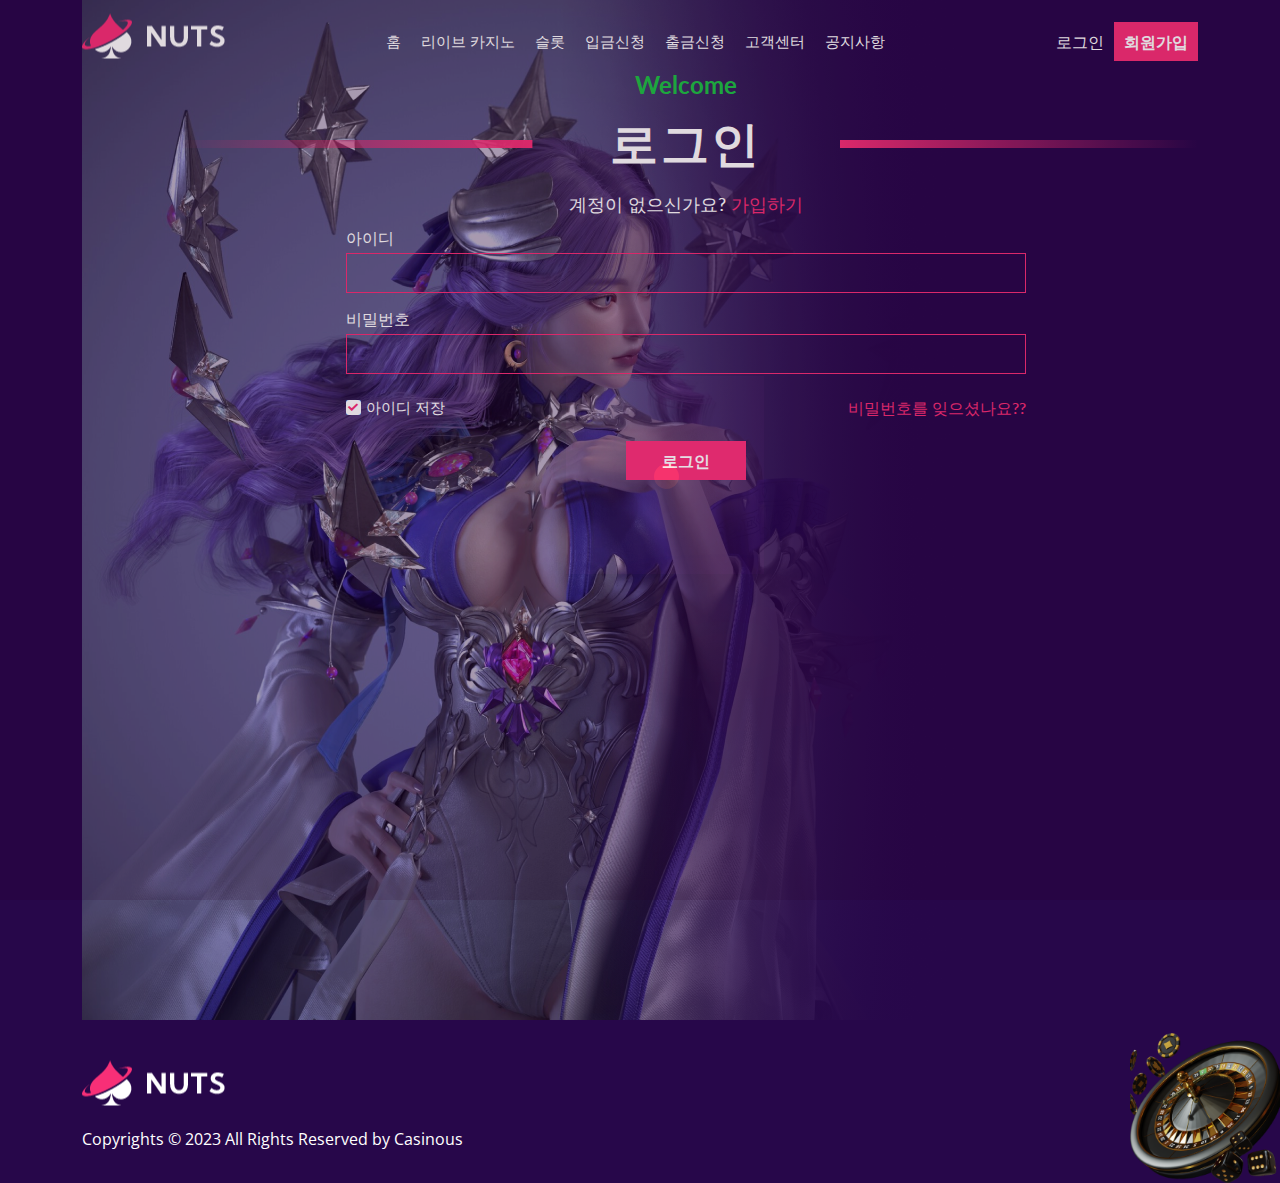
<file: new-template -2/sign-in.html>
<!-- meta tags and other links -->
<!DOCTYPE html>
<html lang="en">
  <head>
    <meta charset="UTF-8" />
    <meta name="viewport" content="width=device-width, initial-scale=1.0" />
    <title>Casino - Online Casino Platform</title>
    <link
      rel="icon"
      type="image/png"
      href="assets/images/favicon.png"
      sizes="16x16"
    />
    <!-- bootstrap 5  -->
    <link rel="stylesheet" href="assets/css/lib/bootstrap.min.css" />
    <!-- Icon Link  -->
    <link rel="stylesheet" href="assets/css/all.min.css" />
    <link rel="stylesheet" href="assets/css/line-awesome.min.css" />
    <link rel="stylesheet" href="assets/css/lib/animate.css" />

    <!-- Plugin Link -->
    <link rel="stylesheet" href="assets/css/lib/slick.css" />

    <!-- Main css -->
    <link rel="stylesheet" href="assets/css/main.css" />

    <!-- Secondary css -->
    <link rel="stylesheet" href="assets/css/style.css" />
    <link rel="stylesheet" href="assets/css/page/sign-in.css" />
    <!-- FONT -->
    <link rel="preconnect" href="https://fonts.googleapis.com" />
    <link rel="preconnect" href="https://fonts.gstatic.com" crossorigin />
    <link
      href="https://fonts.googleapis.com/css2?family=Inter:wght@100;200;300;400;500;600;700;800;900&family=Lato:ital,wght@0,100;0,300;0,400;0,700;0,900;1,100;1,300;1,400;1,700;1,900&family=Noto+Sans:ital,wght@0,100;0,200;0,300;0,400;0,500;0,600;0,700;1,100;1,200;1,300;1,400;1,500;1,600;1,700&display=swap"
      rel="stylesheet"
    />
  </head>
  <body
    data-bs-spy="scroll"
    data-bs-offset="170"
    data-bs-target=".privacy-policy-sidebar-menu"
  >
    <div class="overlay"></div>
    <div class="preloader">
      <div class="scene" id="scene">
        <input type="checkbox" id="andicator" />
        <div class="cube">
          <div class="cube__face cube__face--front"><i></i></div>
          <div class="cube__face cube__face--back"><i></i><i></i></div>
          <div class="cube__face cube__face--right">
            <i></i> <i></i> <i></i> <i></i> <i></i>
          </div>
          <div class="cube__face cube__face--left">
            <i></i> <i></i> <i></i> <i></i> <i></i> <i></i>
          </div>
          <div class="cube__face cube__face--top"><i></i> <i></i> <i></i></div>
          <div class="cube__face cube__face--bottom">
            <i></i> <i></i> <i></i> <i></i>
          </div>
        </div>
      </div>
    </div>

    <div class="header">
      <div class="container">
        <div class="header-bottom">
          <div class="header-bottom-area align-items-center">
            <div class="logo">
              <a href="index.html"
                ><img src="./assets/images/logo-2.png" alt="logo"
              /></a>
            </div>
            <ul class="menu">
              <li><a href="index.html">홈</a></li>
              <li><a href="live-casino.html">리이브 카지노</a></li>
              <li><a href="slot.html">슬롯 </a></li>
              <li><a href="deposit.html">입금신청</a></li>
              <li><a href="withdraw.html">출금신청</a></li>
              <li><a href="customer-center.html">고객센터</a></li>
              <li><a href="notice.html">공지사항</a></li>
              <!-- <li><a href="sign-in.html">SIGN IN</a></li>
              <li><a href="sign-up.html">SIGN UP</a></li> -->
            </ul>
            <div class="d-flex" style="margin-top: 10px">
              <a href="sign-in.html" class="d-none d-sm-block btn-outline"
                >로그인</a
              >
              <a href="sign-up.html" class="d-none d-sm-block btn-pink"
                >회원가입</a
              >
            </div>

            <div
              class="header-trigger-wrapper d-flex d-lg-none align-items-center"
            >
              <div class="header-trigger me-4">
                <span></span>
              </div>
            </div>
          </div>
        </div>
      </div>
    </div>
    <!-- inner hero section start -->
    <section class="section-sign-up">
      <div class="container">
        <div class="position-relative">
          <div class="image-container">
            <img src="assets/images/login/bg-signup.png" alt="" class="bg-2" />
            <div class="fadeTop"></div>
          </div>
          <div class="container-form-sign-up">
            <p class="text-welcome">Welcome</p>
            <div class="d-flex align-items-center justify-content-between">
              <div class="pink-bar-left"></div>
              <p class="text-signin">로그인</p>
              <div class="pink-bar-right"></div>
            </div>
            <p class="text-donthave">
              계정이 없으신가요?
              <span>가입하기</span>
            </p>
            <div class="form-signup" style="height: 712px">
              <div class="form-group">
                <label for="User">아이디</label>
                <input type="text" id="User" />
              </div>
              <div class="form-group">
                <label for="Password">비밀번호</label>
                <input type="text" id="Password" />
              </div>
              <div
                class="form-group flex-row justify-content-between pt-3 pb-4"
              >
                <div class="form--check d-flex align-items-center">
                  <input id="check1" type="checkbox" checked />
                  <label for="check1">아이디 저장</label>
                </div>
                <a class="text-forgot">비밀번호를 잊으셨나요??</a>
              </div>
              <div class="form-group" style="padding-top: 0px">
                <button class="btn-pink" style="width: 120px; margin: auto">
                  로그인
                </button>
              </div>
            </div>
          </div>
        </div>
      </div>
    </section>
    <!-- inner hero section end -->

    <!-- Footer Section Starts Here -->
    <footer
      class="footer-section bg_img"
      style="background: url(assets/images/footer/bg.jpg) center"
    >
      <div class="footer-top">
        <div class="container">
          <div
            class="footer-wrapper d-flex flex-wrap align-items-center justify-content-md-between justify-content-center"
          >
            <div class="logo mb-3 mb-md-0">
              <a href="index.html"
                ><img src="assets/images/logo-2.png" alt="logo"
              /></a>
            </div>
          </div>
        </div>
      </div>
      <div class="footer-bottom">
        <div class="container">
          <div
            class="footer-wrapper d-flex flex-wrap justify-content-start align-items-center"
          >
            <p class="copyright text-white">
              Copyrights &copy; 2023 All Rights Reserved by Casinous
            </p>
          </div>
        </div>
      </div>
      <div class="shapes">
        <img
          src="assets/images/banner/logo-footer.png"
          alt="footer"
          class="shape1"
        />
      </div>
    </footer>
    <!-- Footer Section Ends Here -->

    <!-- jQuery library -->
    <script src="assets/js/lib/jquery-3.6.0.min.js"></script>
    <!-- bootstrap 5 js -->
    <script src="assets/js/lib/bootstrap.min.js"></script>

    <!-- Pluglin Link -->
    <script src="assets/js/lib/slick.min.js"></script>

    <!-- main js -->
    <script src="assets/js/main.js"></script>
  </body>
</html>
</file>
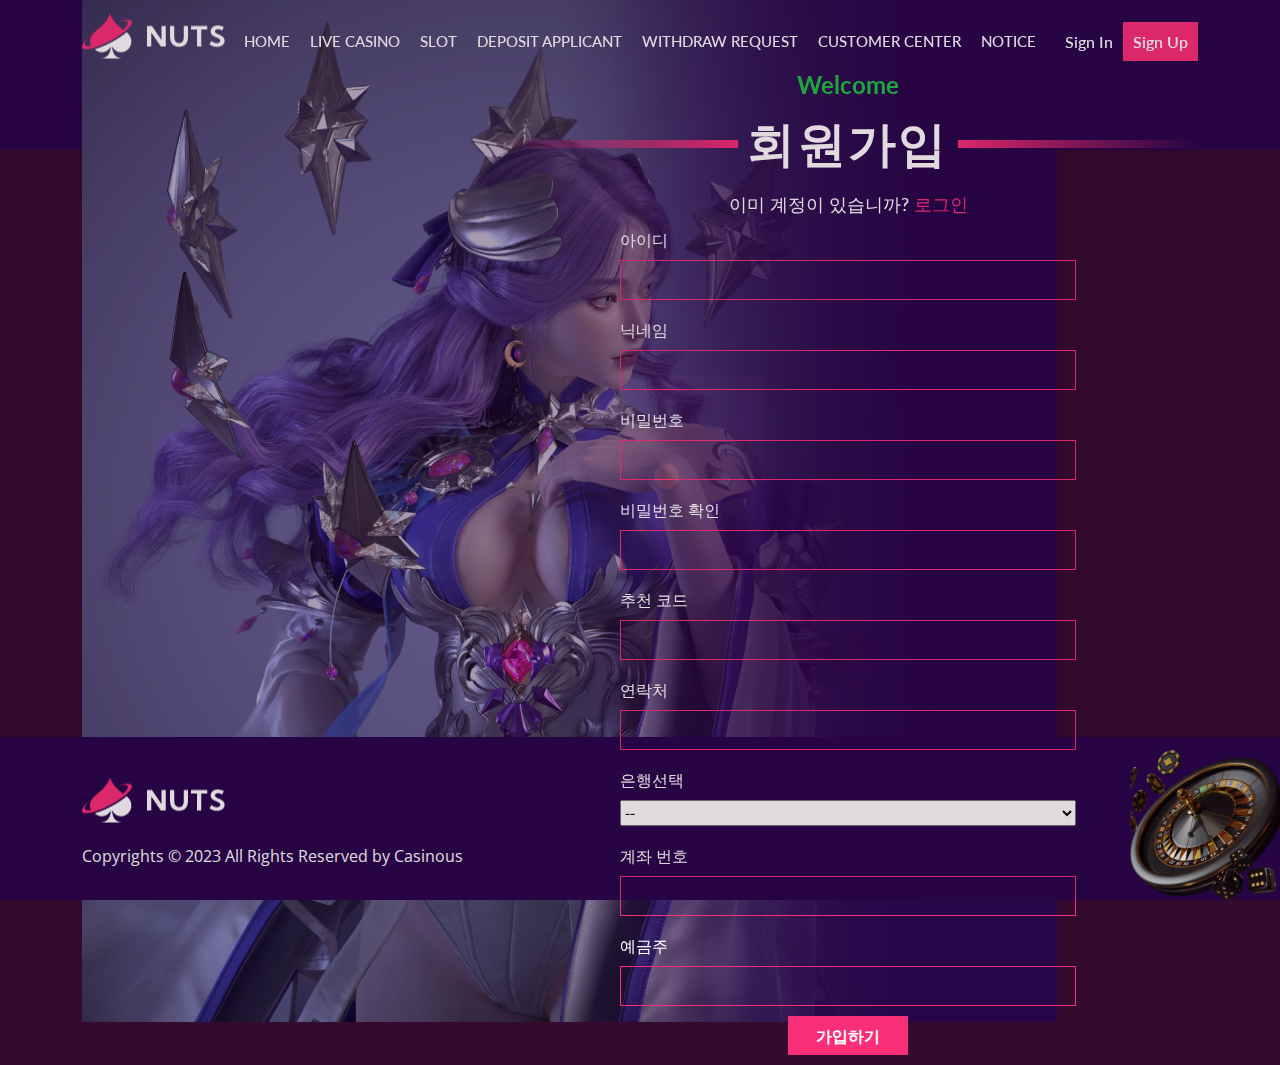
<file: new-template -2/sign-up.html>
<!-- meta tags and other links -->
<!DOCTYPE html>
<html lang="en">
  <head>
    <meta charset="UTF-8" />
    <meta name="viewport" content="width=device-width, initial-scale=1.0" />
    <title>Casino - Online Casino Platform</title>
    <link
      rel="icon"
      type="image/png"
      href="assets/images/favicon.png"
      sizes="16x16"
    />
    <!-- bootstrap 5  -->
    <link rel="stylesheet" href="assets/css/lib/bootstrap.min.css" />
    <!-- Icon Link  -->
    <link rel="stylesheet" href="assets/css/all.min.css" />
    <link rel="stylesheet" href="assets/css/line-awesome.min.css" />
    <link rel="stylesheet" href="assets/css/lib/animate.css" />

    <!-- Plugin Link -->
    <link rel="stylesheet" href="assets/css/lib/slick.css" />

    <!-- Main css -->
    <link rel="stylesheet" href="assets/css/main.css" />

    <!-- Secondary css -->
    <link rel="stylesheet" href="assets/css/style.css" />
    <link rel="stylesheet" href="assets/css/page/sign-up.css" />
    <!-- FONT -->
    <link rel="preconnect" href="https://fonts.googleapis.com" />
    <link rel="preconnect" href="https://fonts.gstatic.com" crossorigin />
    <link
      href="https://fonts.googleapis.com/css2?family=Inter:wght@100;200;300;400;500;600;700;800;900&family=Lato:ital,wght@0,100;0,300;0,400;0,700;0,900;1,100;1,300;1,400;1,700;1,900&family=Noto+Sans:ital,wght@0,100;0,200;0,300;0,400;0,500;0,600;0,700;1,100;1,200;1,300;1,400;1,500;1,600;1,700&display=swap"
      rel="stylesheet"
    />
  </head>
  <body
    data-bs-spy="scroll"
    data-bs-offset="170"
    data-bs-target=".privacy-policy-sidebar-menu"
  >
    <div class="overlay"></div>
    <div class="preloader">
      <div class="scene" id="scene">
        <input type="checkbox" id="andicator" />
        <div class="cube">
          <div class="cube__face cube__face--front"><i></i></div>
          <div class="cube__face cube__face--back"><i></i><i></i></div>
          <div class="cube__face cube__face--right">
            <i></i> <i></i> <i></i> <i></i> <i></i>
          </div>
          <div class="cube__face cube__face--left">
            <i></i> <i></i> <i></i> <i></i> <i></i> <i></i>
          </div>
          <div class="cube__face cube__face--top"><i></i> <i></i> <i></i></div>
          <div class="cube__face cube__face--bottom">
            <i></i> <i></i> <i></i> <i></i>
          </div>
        </div>
      </div>
    </div>

    <div class="header">
      <div class="container">
        <div class="header-bottom">
          <div class="header-bottom-area align-items-center">
            <div class="logo">
              <a href="index.html"
                ><img src="./assets/images/logo-2.png" alt="logo"
              /></a>
            </div>
            <ul class="menu">
              <li><a href="index.html">Home</a></li>
              <li><a href="live-casino.html">LIVE CASINO</a></li>
              <li><a href="slot.html">SLOT</a></li>
              <li><a href="deposit.html">DEPOSIT APPLICANT</a></li>
              <li><a href="withdraw.html">WITHDRAW REQUEST</a></li>
              <li><a href="customer-center.html">CUSTOMER CENTER</a></li>
              <li><a href="notice.html">NOTICE</a></li>
              <!-- <li><a href="sign-in.html">SIGN IN</a></li>
              <li><a href="sign-up.html">SIGN UP</a></li> -->
            </ul>
            <div class="d-flex" style="margin-top: 10px">
              <a href="sign-in.html" class="d-none d-sm-block btn-outline"
                >Sign In</a
              >
              <a href="sign-up.html" class="d-none d-sm-block btn-pink"
                >Sign Up</a
              >
            </div>

            <div
              class="header-trigger-wrapper d-flex d-lg-none align-items-center"
            >
              <div class="header-trigger me-4">
                <span></span>
              </div>
            </div>
          </div>
        </div>
      </div>
    </div>
    <!-- inner hero section start -->
    <section class="section-sign-up">
      <div class="container">
        <div class="position-relative">
          <div class="image-container">
            <img src="assets/images/login/bg-signup.png" alt="" class="bg-2" />
            <div class="fadeTop"></div>
          </div>
          <div class="container-form-sign-up">
            <p class="text-welcome">Welcome</p>
            <div class="d-flex align-items-center justify-content-between">
              <div class="pink-bar-left"></div>
              <p class="text-signin">회원가입</p>
              <div class="pink-bar-right"></div>
            </div>
            <p class="text-donthave">
              이미 계정이 있습니까?
              <span> 로그인</span>
            </p>
            <div class="form-signup" style="height: 712px">
              <div class="form-group">
                <label for="iduser">아이디</label>
                <input type="text" id="iduser" />
              </div>
              <div class="form-group">
                <label for="nickname">닉네임</label>
                <input type="text" id="nickname" />
              </div>
              <div class="form-group">
                <label for="password">비밀번호</label>
                <input type="text" id="password" />
              </div>
              <div class="form-group">
                <label for="confirm">비밀번호 확인</label>
                <input type="text" id="confirm" />
              </div>
              <div class="form-group">
                <label for="Referral Code">추천 코드</label>
                <input type="text" id="Referral Code" />
              </div>
              <div class="form-group">
                <label for="Contact">연락처</label>
                <input type="text" id="Contact" />
              </div>
              <div class="form-group custom-select">
                <label for="role">은행선택</label>
                <select id="role">
                  <option value="admin">--</option>
                  <option value="user">User</option>
                  <!-- Add more options as needed -->
                </select>
              </div>
              <div class="form-group">
                <label for="accountnumber">계좌 번호</label>
                <input type="text" id="accountnumber" />
              </div>
              <div class="form-group">
                <label for="accountholder">예금주</label>
                <input type="text" id="accountholder" />
              </div>
              <div class="form-group" style="padding-top: 0px">
                <button class="btn-pink" style="width: 120px; margin: auto">
                  가입하기
                </button>
              </div>
            </div>
          </div>
        </div>
      </div>
    </section>
    <!-- inner hero section end -->

    <!-- Footer Section Starts Here -->
    <footer
      class="footer-section bg_img"
      style="background: url(assets/images/footer/bg.jpg) center"
    >
      <div class="footer-top">
        <div class="container">
          <div
            class="footer-wrapper d-flex flex-wrap align-items-center justify-content-md-between justify-content-center"
          >
            <div class="logo mb-3 mb-md-0">
              <a href="index.html"
                ><img src="assets/images/logo-2.png" alt="logo"
              /></a>
            </div>
          </div>
        </div>
      </div>
      <div class="footer-bottom">
        <div class="container">
          <div
            class="footer-wrapper d-flex flex-wrap justify-content-start align-items-center"
          >
            <p class="copyright text-white">
              Copyrights &copy; 2023 All Rights Reserved by Casinous
            </p>
          </div>
        </div>
      </div>
      <div class="shapes">
        <img
          src="assets/images/banner/logo-footer.png"
          alt="footer"
          class="shape1"
        />
      </div>
    </footer>
    <!-- Footer Section Ends Here -->

    <!-- jQuery library -->
    <script src="assets/js/lib/jquery-3.6.0.min.js"></script>
    <!-- bootstrap 5 js -->
    <script src="assets/js/lib/bootstrap.min.js"></script>

    <!-- Pluglin Link -->
    <script src="assets/js/lib/slick.min.js"></script>

    <!-- main js -->
    <script src="assets/js/main.js"></script>
  </body>
</html>
</file>
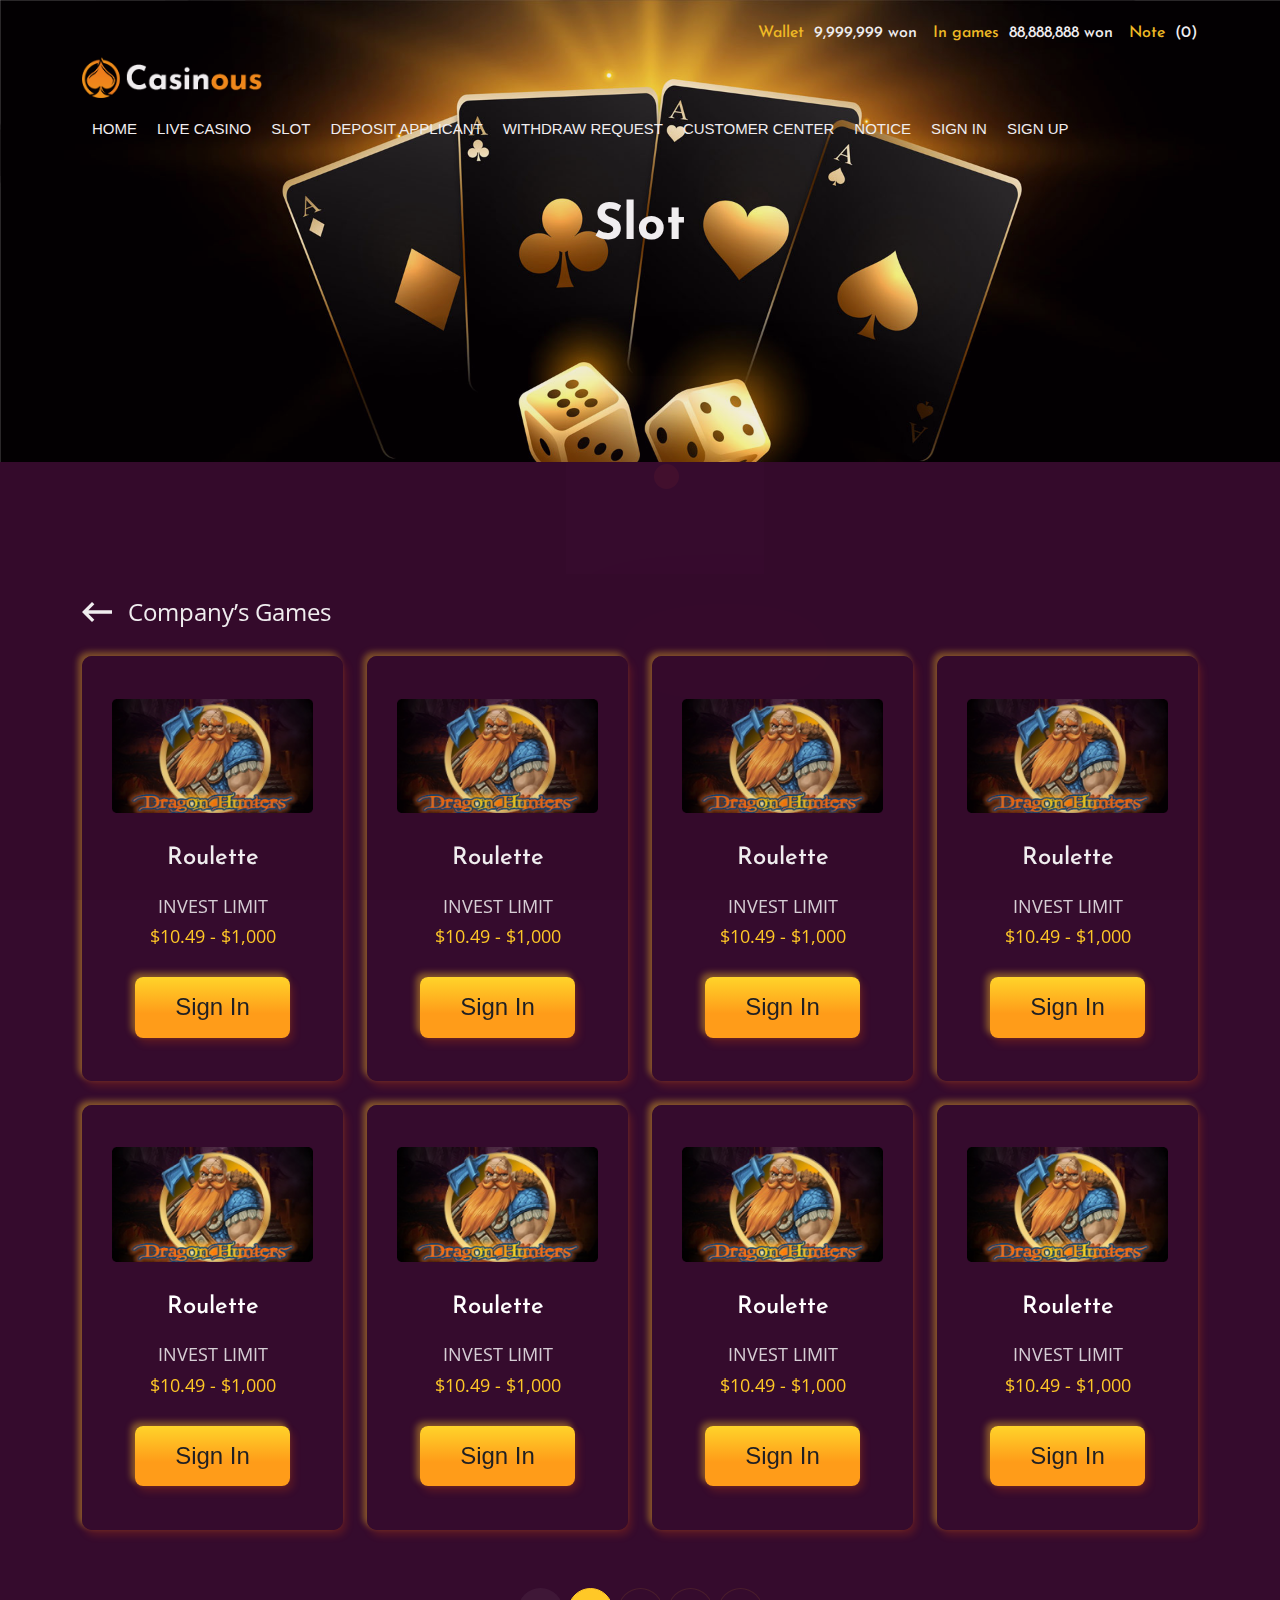
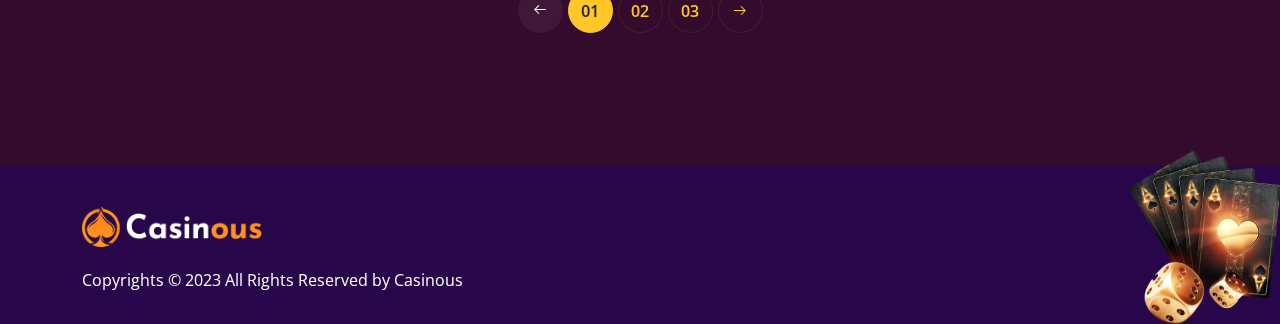
<file: new-template -2/slot-company.html>
<!-- meta tags and other links -->
<!DOCTYPE html>
<html lang="en">
  <head>
    <meta charset="UTF-8" />
    <meta name="viewport" content="width=device-width, initial-scale=1.0" />
    <title>Casino - Online Casino Platform</title>
    <link
      rel="icon"
      type="image/png"
      href="assets/images/favicon.png"
      sizes="16x16"
    />
    <!-- bootstrap 5  -->
    <link rel="stylesheet" href="assets/css/lib/bootstrap.min.css" />
    <!-- Icon Link  -->
    <link rel="stylesheet" href="assets/css/all.min.css" />
    <link rel="stylesheet" href="assets/css/line-awesome.min.css" />
    <link rel="stylesheet" href="assets/css/lib/animate.css" />

    <!-- Plugin Link -->
    <link rel="stylesheet" href="assets/css/lib/slick.css" />

    <!-- Main css -->
    <link rel="stylesheet" href="assets/css/main.css" />

    <!-- Secondary css -->
    <link rel="stylesheet" href="assets/css/style.css" />
  </head>
  <body
    data-bs-spy="scroll"
    data-bs-offset="170"
    data-bs-target=".privacy-policy-sidebar-menu"
  >
    <div class="overlay"></div>
    <div class="preloader">
      <div class="scene" id="scene">
        <input type="checkbox" id="andicator" />
        <div class="cube">
          <div class="cube__face cube__face--front"><i></i></div>
          <div class="cube__face cube__face--back"><i></i><i></i></div>
          <div class="cube__face cube__face--right">
            <i></i> <i></i> <i></i> <i></i> <i></i>
          </div>
          <div class="cube__face cube__face--left">
            <i></i> <i></i> <i></i> <i></i> <i></i> <i></i>
          </div>
          <div class="cube__face cube__face--top"><i></i> <i></i> <i></i></div>
          <div class="cube__face cube__face--bottom">
            <i></i> <i></i> <i></i> <i></i>
          </div>
        </div>
      </div>
    </div>

    <div class="header">
      <div class="container">
        <div class="container-has-login-header">
          <a class="main-text" href="wallet.html"
            >Wallet <span>9,999,999 won</span></a
          >
          <p>In games <span>88,888,888 won</span></p>
          <a href="note.html">Note <span>(0)</span></a>
        </div>
        <div class="header-bottom">
          <div class="header-bottom-area align-items-center">
            <div class="logo">
              <a href="index.html"
                ><img src="./assets/images/logo.png" alt="logo"
              /></a>
            </div>
            <ul class="menu">
              <li><a href="index.html">Home</a></li>
              <li><a href="live-casino.html">LIVE CASINO</a></li>
              <li><a href="slot.html">SLOT</a></li>
              <li><a href="deposit.html">DEPOSIT APPLICANT</a></li>
              <li><a href="withdraw.html">WITHDRAW REQUEST</a></li>
              <li><a href="customer-center.html">CUSTOMER CENTER</a></li>
              <li><a href="notice.html">NOTICE</a></li>
              <li><a href="sign-in.html">SIGN IN</a></li>
              <li><a href="sign-up.html">SIGN UP</a></li>

              <button class="btn-close btn-close-white d-lg-none"></button>
            </ul>
            <div
              class="header-trigger-wrapper d-flex d-lg-none align-items-center"
            >
              <div class="header-trigger me-4">
                <span></span>
              </div>
              <a
                href="sign-in.html"
                class="cmn--btn active btn--md d-none d-sm-block"
                >Sign In</a
              >
            </div>
          </div>
        </div>
      </div>
    </div>
    <!-- inner hero section start -->
    <section
      class="inner-banner bg_img"
      style="background: url('assets/images/inner-banner/bg2.jpg') top"
    >
      <div class="container">
        <div class="row justify-content-center">
          <div class="col-lg-7 col-xl-6 text-center">
            <h2 class="title text-white">Slot</h2>
          </div>
        </div>
      </div>
    </section>
    <!-- inner hero section end -->

    <!-- Game Section Starts Here -->
    <section class="game-section padding-top padding-bottom bg_img">
      <div class="container">
        <a href="slot.html"
          ><div class="d-flex gap-3 align-items-center pb-4">
            <svg
              width="30"
              height="20"
              viewBox="0 0 30 20"
              fill="none"
              xmlns="http://www.w3.org/2000/svg"
            >
              <path
                d="M30 8.33333H6.38333L12.35 2.35L10 0L0 10L10 20L12.35 17.65L6.38333 11.6667H30V8.33333Z"
                fill="white"
              />
            </svg>
            <p class="text-white" style="font-size: 24px; line-height: 40px">
              Company’s Games
            </p>
          </div>
        </a>

        <div class="row gy-4 justify-content-center">
          <div class="col-lg-4 col-xl-3 col-md-6 col-sm-6">
            <div class="game-item">
              <div class="game-inner">
                <div class="game-item__thumb">
                  <img src="assets/images/game/recent-game.png" alt="game" />
                </div>
                <div class="game-item__content">
                  <h4 class="title">Roulette</h4>
                  <p class="invest-info">Invest Limit</p>
                  <p class="invest-amount">$10.49 - $1,000</p>
                  <a
                    href="sign-in.html"
                    class="cmn--btn active btn--md radius-0"
                    >Sign In</a
                  >
                </div>
              </div>
            </div>
          </div>
          <div class="col-lg-4 col-xl-3 col-md-6 col-sm-6">
            <div class="game-item">
              <div class="game-inner">
                <div class="game-item__thumb">
                  <img src="assets/images/game/recent-game.png" alt="game" />
                </div>
                <div class="game-item__content">
                  <h4 class="title">Roulette</h4>
                  <p class="invest-info">Invest Limit</p>
                  <p class="invest-amount">$10.49 - $1,000</p>
                  <a
                    href="sign-in.html"
                    class="cmn--btn active btn--md radius-0"
                    >Sign In</a
                  >
                </div>
              </div>
            </div>
          </div>
          <div class="col-lg-4 col-xl-3 col-md-6 col-sm-6">
            <div class="game-item">
              <div class="game-inner">
                <div class="game-item__thumb">
                  <img src="assets/images/game/recent-game.png" alt="game" />
                </div>
                <div class="game-item__content">
                  <h4 class="title">Roulette</h4>
                  <p class="invest-info">Invest Limit</p>
                  <p class="invest-amount">$10.49 - $1,000</p>
                  <a
                    href="sign-in.html"
                    class="cmn--btn active btn--md radius-0"
                    >Sign In</a
                  >
                </div>
              </div>
            </div>
          </div>
          <div class="col-lg-4 col-xl-3 col-md-6 col-sm-6">
            <div class="game-item">
              <div class="game-inner">
                <div class="game-item__thumb">
                  <img src="assets/images/game/recent-game.png" alt="game" />
                </div>
                <div class="game-item__content">
                  <h4 class="title">Roulette</h4>
                  <p class="invest-info">Invest Limit</p>
                  <p class="invest-amount">$10.49 - $1,000</p>
                  <a
                    href="sign-in.html"
                    class="cmn--btn active btn--md radius-0"
                    >Sign In</a
                  >
                </div>
              </div>
            </div>
          </div>
          <div class="col-lg-4 col-xl-3 col-md-6 col-sm-6">
            <div class="game-item">
              <div class="game-inner">
                <div class="game-item__thumb">
                  <img src="assets/images/game/recent-game.png" alt="game" />
                </div>
                <div class="game-item__content">
                  <h4 class="title">Roulette</h4>
                  <p class="invest-info">Invest Limit</p>
                  <p class="invest-amount">$10.49 - $1,000</p>
                  <a
                    href="sign-in.html"
                    class="cmn--btn active btn--md radius-0"
                    >Sign In</a
                  >
                </div>
              </div>
            </div>
          </div>
          <div class="col-lg-4 col-xl-3 col-md-6 col-sm-6">
            <div class="game-item">
              <div class="game-inner">
                <div class="game-item__thumb">
                  <img src="assets/images/game/recent-game.png" alt="game" />
                </div>
                <div class="game-item__content">
                  <h4 class="title">Roulette</h4>
                  <p class="invest-info">Invest Limit</p>
                  <p class="invest-amount">$10.49 - $1,000</p>
                  <a
                    href="sign-in.html"
                    class="cmn--btn active btn--md radius-0"
                    >Sign In</a
                  >
                </div>
              </div>
            </div>
          </div>
          <div class="col-lg-4 col-xl-3 col-md-6 col-sm-6">
            <div class="game-item">
              <div class="game-inner">
                <div class="game-item__thumb">
                  <img src="assets/images/game/recent-game.png" alt="game" />
                </div>
                <div class="game-item__content">
                  <h4 class="title">Roulette</h4>
                  <p class="invest-info">Invest Limit</p>
                  <p class="invest-amount">$10.49 - $1,000</p>
                  <a
                    href="sign-in.html"
                    class="cmn--btn active btn--md radius-0"
                    >Sign In</a
                  >
                </div>
              </div>
            </div>
          </div>
          <div class="col-lg-4 col-xl-3 col-md-6 col-sm-6">
            <div class="game-item">
              <div class="game-inner">
                <div class="game-item__thumb">
                  <img src="assets/images/game/recent-game.png" alt="game" />
                </div>
                <div class="game-item__content">
                  <h4 class="title">Roulette</h4>
                  <p class="invest-info">Invest Limit</p>
                  <p class="invest-amount">$10.49 - $1,000</p>
                  <a
                    href="sign-in.html"
                    class="cmn--btn active btn--md radius-0"
                    >Sign In</a
                  >
                </div>
              </div>
            </div>
          </div>
        </div>
        <ul class="pagination">
          <li class="page-item disabled">
            <a href="#0" class="page-link"><i class="las la-arrow-left"></i></a>
          </li>
          <li class="page-item active">
            <a href="#0" class="page-link">01</a>
          </li>
          <li class="page-item"><a href="#0" class="page-link">02</a></li>
          <li class="page-item"><a href="#0" class="page-link">03</a></li>
          <li class="page-item">
            <a href="#0" class="page-link"
              ><i class="las la-arrow-right"></i
            ></a>
          </li>
        </ul>
      </div>
    </section>
    <!-- Game Section Ends Here -->

    <!-- Footer Section Starts Here -->
    <footer
      class="footer-section bg_img"
      style="background: url(assets/images/footer/bg.jpg) center"
    >
      <div class="footer-top">
        <div class="container">
          <div
            class="footer-wrapper d-flex flex-wrap align-items-center justify-content-md-between justify-content-center"
          >
            <div class="logo mb-3 mb-md-0">
              <a href="index.html"
                ><img src="assets/images/logo.png" alt="logo"
              /></a>
            </div>
          </div>
        </div>
      </div>
      <div class="footer-bottom">
        <div class="container">
          <div
            class="footer-wrapper d-flex flex-wrap justify-content-start align-items-center"
          >
            <p class="copyright text-white">
              Copyrights &copy; 2023 All Rights Reserved by Casinous
            </p>
          </div>
        </div>
      </div>
      <div class="shapes">
        <img src="assets/images/footer/shape.png" alt="footer" class="shape1" />
      </div>
    </footer>
    <!-- Footer Section Ends Here -->

    <!-- jQuery library -->
    <script src="assets/js/lib/jquery-3.6.0.min.js"></script>
    <!-- bootstrap 5 js -->
    <script src="assets/js/lib/bootstrap.min.js"></script>

    <!-- Pluglin Link -->
    <script src="assets/js/lib/slick.min.js"></script>

    <!-- main js -->
    <script src="assets/js/main.js"></script>
  </body>
</html>
</file>
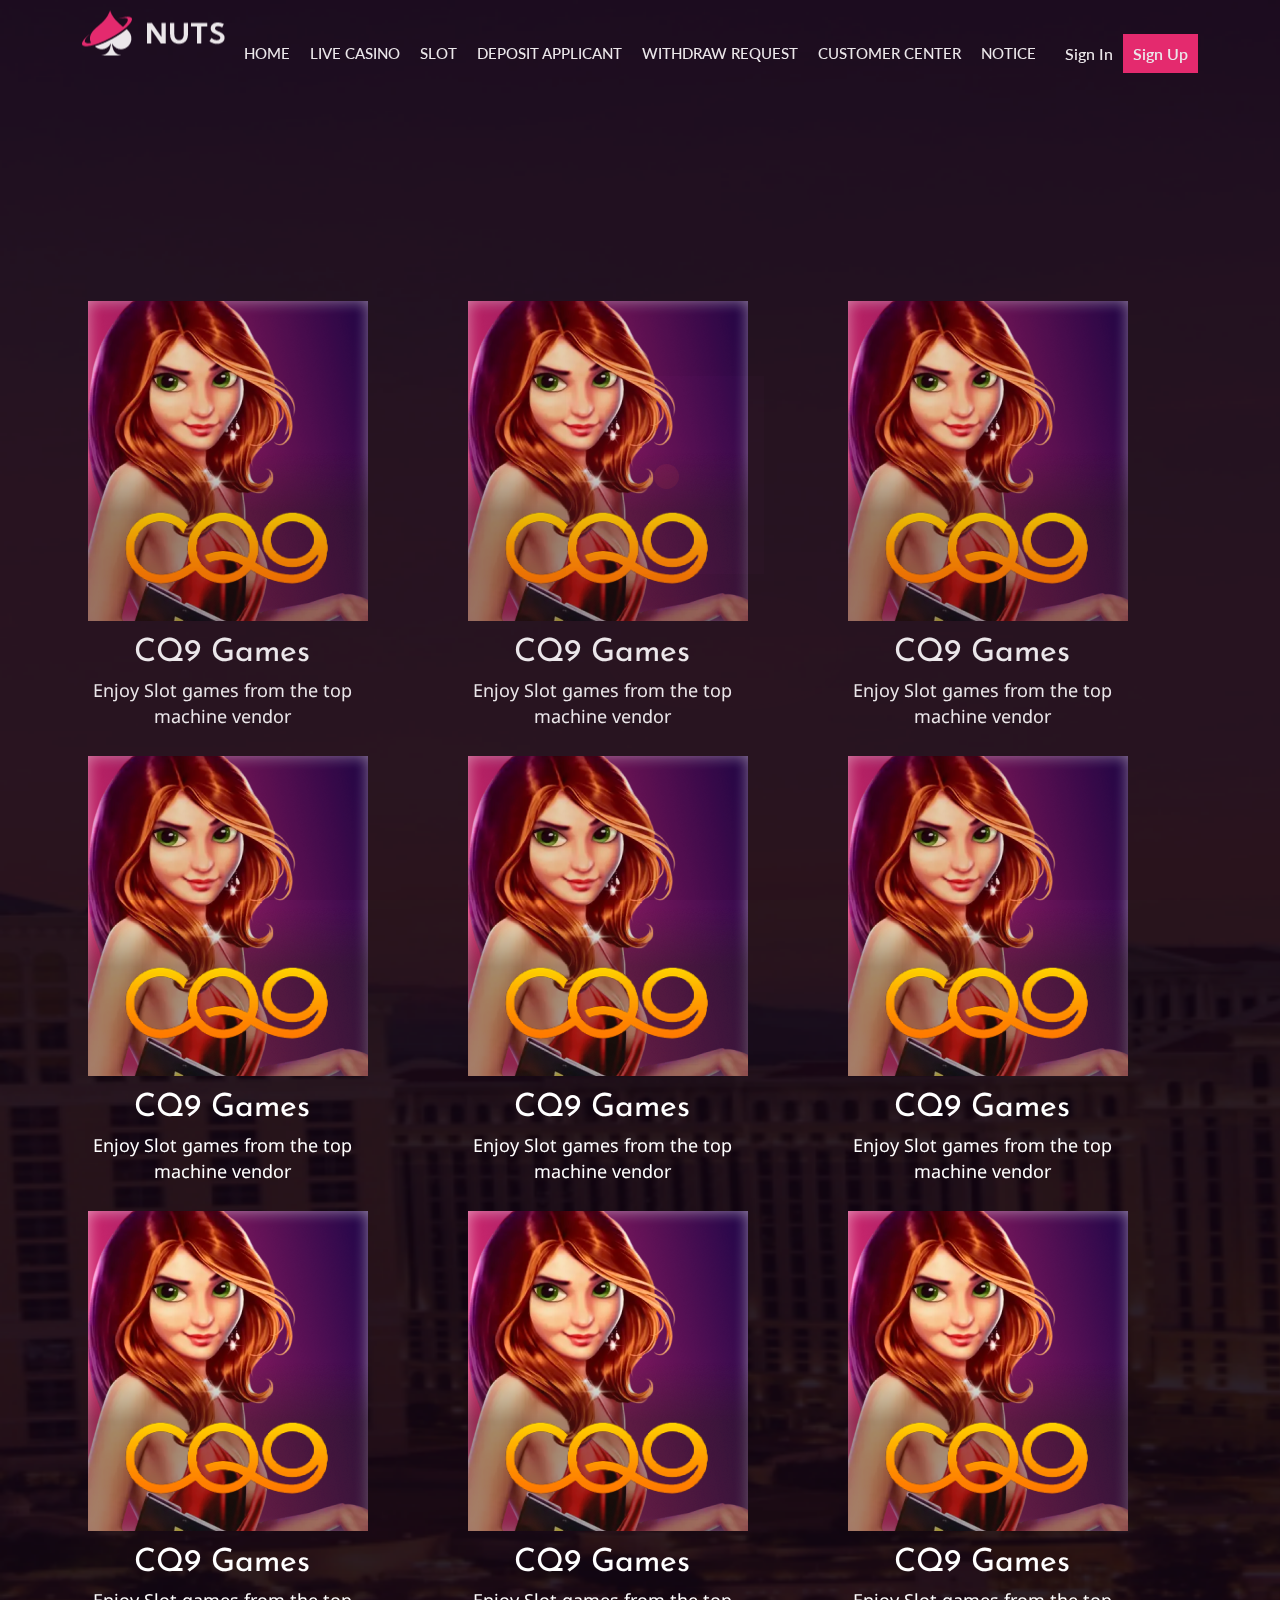
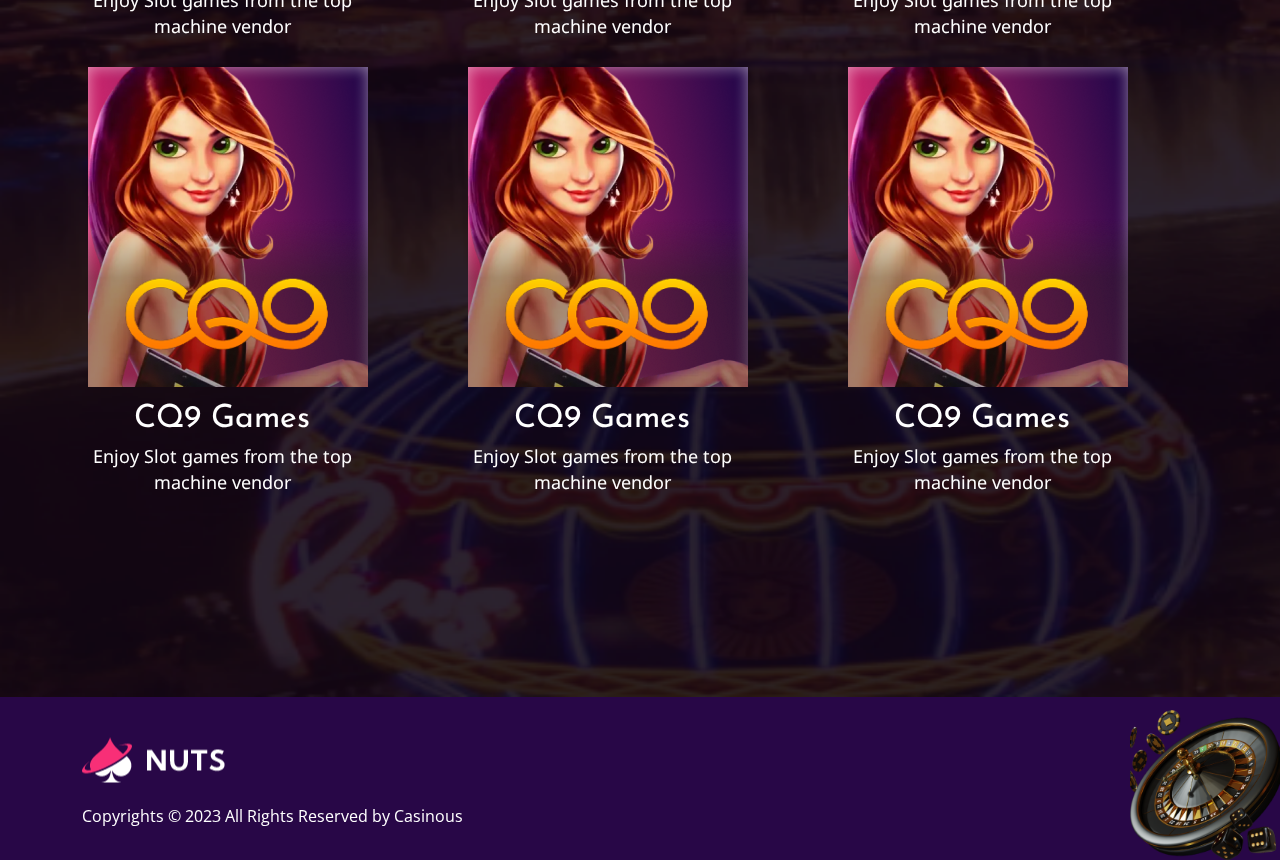
<file: new-template -2/slot.html>
<!-- meta tags and other links -->
<!DOCTYPE html>
<html lang="en">
  <head>
    <meta charset="UTF-8" />
    <meta name="viewport" content="width=device-width, initial-scale=1.0" />
    <title>Casino - Online Casino Platform</title>
    <link
      rel="icon"
      type="image/png"
      href="assets/images/favicon.png"
      sizes="16x16"
    />
    <!-- bootstrap 5  -->
    <link rel="stylesheet" href="assets/css/lib/bootstrap.min.css" />
    <!-- Icon Link  -->
    <link rel="stylesheet" href="assets/css/all.min.css" />
    <link rel="stylesheet" href="assets/css/line-awesome.min.css" />
    <link rel="stylesheet" href="assets/css/lib/animate.css" />

    <!-- Plugin Link -->
    <link rel="stylesheet" href="assets/css/lib/slick.css" />

    <!-- Main css -->
    <link rel="stylesheet" href="assets/css/main.css" />

    <!-- Secondary css -->
    <link rel="stylesheet" href="assets/css/style.css" />
    <link rel="stylesheet" href="assets/css/page/slot.css" />
    <!-- FONT -->
    <link rel="preconnect" href="https://fonts.googleapis.com" />
    <link rel="preconnect" href="https://fonts.gstatic.com" crossorigin />
    <link
      href="https://fonts.googleapis.com/css2?family=Inter:wght@100;200;300;400;500;600;700;800;900&family=Lato:ital,wght@0,100;0,300;0,400;0,700;0,900;1,100;1,300;1,400;1,700;1,900&family=Noto+Sans:ital,wght@0,100;0,200;0,300;0,400;0,500;0,600;0,700;1,100;1,200;1,300;1,400;1,500;1,600;1,700&display=swap"
      rel="stylesheet"
    />
  </head>
  <body
    data-bs-spy="scroll"
    data-bs-offset="170"
    data-bs-target=".privacy-policy-sidebar-menu"
  >
    <div class="overlay"></div>
    <div class="preloader">
      <div class="scene" id="scene">
        <input type="checkbox" id="andicator" />
        <div class="cube">
          <div class="cube__face cube__face--front"><i></i></div>
          <div class="cube__face cube__face--back"><i></i><i></i></div>
          <div class="cube__face cube__face--right">
            <i></i> <i></i> <i></i> <i></i> <i></i>
          </div>
          <div class="cube__face cube__face--left">
            <i></i> <i></i> <i></i> <i></i> <i></i> <i></i>
          </div>
          <div class="cube__face cube__face--top"><i></i> <i></i> <i></i></div>
          <div class="cube__face cube__face--bottom">
            <i></i> <i></i> <i></i> <i></i>
          </div>
        </div>
      </div>
    </div>

    <div class="header">
      <div class="container">
        <div class="header-bottom">
          <div class="header-bottom-area align-items-center">
            <div class="logo">
              <a href="index.html"
                ><img src="./assets/images/logo-2.png" alt="logo"
              /></a>
            </div>
            <ul class="menu">
              <li><a href="index.html">Home</a></li>
              <li><a href="live-casino.html">LIVE CASINO</a></li>
              <li><a href="slot.html">SLOT</a></li>
              <li><a href="deposit.html">DEPOSIT APPLICANT</a></li>
              <li><a href="withdraw.html">WITHDRAW REQUEST</a></li>
              <li><a href="customer-center.html">CUSTOMER CENTER</a></li>
              <li><a href="notice.html">NOTICE</a></li>
              <!-- <li><a href="sign-in.html">SIGN IN</a></li>
              <li><a href="sign-up.html">SIGN UP</a></li> -->
            </ul>
            <div class="d-flex" style="margin-top: 10px">
              <a href="sign-in.html" class="d-none d-sm-block btn-outline"
                >Sign In</a
              >
              <a href="sign-up.html" class="d-none d-sm-block btn-pink"
                >Sign Up</a
              >
            </div>

            <div
              class="header-trigger-wrapper d-flex d-lg-none align-items-center"
            >
              <div class="header-trigger me-4">
                <span></span>
              </div>
            </div>
          </div>
        </div>
      </div>
    </div>
    <!-- Company section -->
    <section class="company-section">
      <div class="container">
        <div class="row frame-container-logo g-4">
          <div class="col-6 col-xl-4 col-xxl-3">
            <button
              class="game-container"
              data-bs-toggle="modal"
              data-bs-target="#myModal"
            >
              <div class="img-container">
                <img
                  src="./assets/images/slot/character.png"
                  alt="img-character"
                  srcset=""
                  class="img-character"
                />
                <img
                  src="./assets/images/slot/game-name.png"
                  alt="img-gamename"
                  srcset=""
                  class="img-gamename"
                />
              </div>
              <p class="main-title">CQ9 Games</p>
              <p class="detail-title">
                Enjoy Slot games from the top machine vendor
              </p>
            </button>
          </div>
          <div class="col-6 col-xl-4 col-xxl-3">
            <button
              class="game-container"
              data-bs-toggle="modal"
              data-bs-target="#myModal"
            >
              <div class="img-container">
                <img
                  src="./assets/images/slot/character.png"
                  alt="img-character"
                  srcset=""
                  class="img-character"
                />
                <img
                  src="./assets/images/slot/game-name.png"
                  alt="img-gamename"
                  srcset=""
                  class="img-gamename"
                />
              </div>
              <p class="main-title">CQ9 Games</p>
              <p class="detail-title">
                Enjoy Slot games from the top machine vendor
              </p>
            </button>
          </div>
          <div class="col-6 col-xl-4 col-xxl-3">
            <button class="game-container">
              <div class="img-container">
                <img
                  src="./assets/images/slot/character.png"
                  alt="img-character"
                  srcset=""
                  class="img-character"
                />
                <img
                  src="./assets/images/slot/game-name.png"
                  alt="img-gamename"
                  srcset=""
                  class="img-gamename"
                />
              </div>
              <p class="main-title">CQ9 Games</p>
              <p class="detail-title">
                Enjoy Slot games from the top machine vendor
              </p>
            </button>
          </div>
          <div class="col-6 col-xl-4 col-xxl-3">
            <button
              class="game-container"
              data-bs-toggle="modal"
              data-bs-target="#myModal"
            >
              <div class="img-container">
                <img
                  src="./assets/images/slot/character.png"
                  alt="img-character"
                  srcset=""
                  class="img-character"
                />
                <img
                  src="./assets/images/slot/game-name.png"
                  alt="img-gamename"
                  srcset=""
                  class="img-gamename"
                />
              </div>
              <p class="main-title">CQ9 Games</p>
              <p class="detail-title">
                Enjoy Slot games from the top machine vendor
              </p>
            </button>
          </div>
          <div class="col-6 col-xl-4 col-xxl-3">
            <button
              class="game-container"
              data-bs-toggle="modal"
              data-bs-target="#myModal"
            >
              <div class="img-container">
                <img
                  src="./assets/images/slot/character.png"
                  alt="img-character"
                  srcset=""
                  class="img-character"
                />
                <img
                  src="./assets/images/slot/game-name.png"
                  alt="img-gamename"
                  srcset=""
                  class="img-gamename"
                />
              </div>
              <p class="main-title">CQ9 Games</p>
              <p class="detail-title">
                Enjoy Slot games from the top machine vendor
              </p>
            </button>
          </div>
          <div class="col-6 col-xl-4 col-xxl-3">
            <button
              class="game-container"
              data-bs-toggle="modal"
              data-bs-target="#myModal"
            >
              <div class="img-container">
                <img
                  src="./assets/images/slot/character.png"
                  alt="img-character"
                  srcset=""
                  class="img-character"
                />
                <img
                  src="./assets/images/slot/game-name.png"
                  alt="img-gamename"
                  srcset=""
                  class="img-gamename"
                />
              </div>
              <p class="main-title">CQ9 Games</p>
              <p class="detail-title">
                Enjoy Slot games from the top machine vendor
              </p>
            </button>
          </div>
          <div class="col-6 col-xl-4 col-xxl-3">
            <button
              class="game-container"
              data-bs-toggle="modal"
              data-bs-target="#myModal"
            >
              <div class="img-container">
                <img
                  src="./assets/images/slot/character.png"
                  alt="img-character"
                  srcset=""
                  class="img-character"
                />
                <img
                  src="./assets/images/slot/game-name.png"
                  alt="img-gamename"
                  srcset=""
                  class="img-gamename"
                />
              </div>
              <p class="main-title">CQ9 Games</p>
              <p class="detail-title">
                Enjoy Slot games from the top machine vendor
              </p>
            </button>
          </div>
          <div class="col-6 col-xl-4 col-xxl-3">
            <button
              class="game-container"
              data-bs-toggle="modal"
              data-bs-target="#myModal"
            >
              <div class="img-container">
                <img
                  src="./assets/images/slot/character.png"
                  alt="img-character"
                  srcset=""
                  class="img-character"
                />
                <img
                  src="./assets/images/slot/game-name.png"
                  alt="img-gamename"
                  srcset=""
                  class="img-gamename"
                />
              </div>
              <p class="main-title">CQ9 Games</p>
              <p class="detail-title">
                Enjoy Slot games from the top machine vendor
              </p>
            </button>
          </div>
          <div class="col-6 col-xl-4 col-xxl-3">
            <button
              class="game-container"
              data-bs-toggle="modal"
              data-bs-target="#myModal"
            >
              <div class="img-container">
                <img
                  src="./assets/images/slot/character.png"
                  alt="img-character"
                  srcset=""
                  class="img-character"
                />
                <img
                  src="./assets/images/slot/game-name.png"
                  alt="img-gamename"
                  srcset=""
                  class="img-gamename"
                />
              </div>
              <p class="main-title">CQ9 Games</p>
              <p class="detail-title">
                Enjoy Slot games from the top machine vendor
              </p>
            </button>
          </div>
          <div class="col-6 col-xl-4 col-xxl-3">
            <button
              class="game-container"
              data-bs-toggle="modal"
              data-bs-target="#myModal"
            >
              <div class="img-container">
                <img
                  src="./assets/images/slot/character.png"
                  alt="img-character"
                  srcset=""
                  class="img-character"
                />
                <img
                  src="./assets/images/slot/game-name.png"
                  alt="img-gamename"
                  srcset=""
                  class="img-gamename"
                />
              </div>
              <p class="main-title">CQ9 Games</p>
              <p class="detail-title">
                Enjoy Slot games from the top machine vendor
              </p>
            </button>
          </div>
          <div class="col-6 col-xl-4 col-xxl-3">
            <button
              class="game-container"
              data-bs-toggle="modal"
              data-bs-target="#myModal"
            >
              <div class="img-container">
                <img
                  src="./assets/images/slot/character.png"
                  alt="img-character"
                  srcset=""
                  class="img-character"
                />
                <img
                  src="./assets/images/slot/game-name.png"
                  alt="img-gamename"
                  srcset=""
                  class="img-gamename"
                />
              </div>
              <p class="main-title">CQ9 Games</p>
              <p class="detail-title">
                Enjoy Slot games from the top machine vendor
              </p>
            </button>
          </div>
          <div class="col-6 col-xl-4 col-xxl-3">
            <button
              class="game-container"
              data-bs-toggle="modal"
              data-bs-target="#myModal"
            >
              <div class="img-container">
                <img
                  src="./assets/images/slot/character.png"
                  alt="img-character"
                  srcset=""
                  class="img-character"
                />
                <img
                  src="./assets/images/slot/game-name.png"
                  alt="img-gamename"
                  srcset=""
                  class="img-gamename"
                />
              </div>
              <p class="main-title">CQ9 Games</p>
              <p class="detail-title">
                Enjoy Slot games from the top machine vendor
              </p>
            </button>
          </div>
        </div>
      </div>
    </section>
    <!-- MODAL -->
    <!-- The Modal -->

    <div
      class="modal custom-modal layout-2"
      id="myModal"
      tabindex="-1"
      aria-labelledby="exampleModalLabel"
      aria-hidden="false"
    >
      <div class="modal-dialog modal-dialog-centered modal-lg" role="document">
        <div class="modal-content border-0">
          <button class="p-0 _close border-0" data-bs-dismiss="modal">
            <img src="assets/images/casino-game/close-modal.png" alt="" />
          </button>
          <div class="modal-body">
            <div class="row frame-container-logo row-col-4 g-4">
              <div class="col-6 col-xl-4 col-xxl-3">
                <button class="game-container-modal">
                  <div class="img-container-modal">
                    <img
                      src="./assets/images/slot/img-game-modal.png"
                      alt="img-game"
                      srcset=""
                    />
                  </div>
                  <p class="main-title">CQ9 Games</p>
                  <p class="detail-title">
                    Enjoy Slot games from the top machine vendor
                  </p>
                </button>
              </div>
              <div class="col-6 col-xl-4 col-xxl-3">
                <button class="game-container-modal">
                  <div class="img-container-modal">
                    <img
                      src="./assets/images/slot/img-game-modal.png"
                      alt="img-game"
                      srcset=""
                    />
                  </div>
                  <p class="main-title">CQ9 Games</p>
                  <p class="detail-title">
                    Enjoy Slot games from the top machine vendor
                  </p>
                </button>
              </div>
              <div class="col-6 col-xl-4 col-xxl-3">
                <button class="game-container-modal">
                  <div class="img-container-modal">
                    <img
                      src="./assets/images/slot/img-game-modal.png"
                      alt="img-game"
                      srcset=""
                    />
                  </div>
                  <p class="main-title">CQ9 Games</p>
                  <p class="detail-title">
                    Enjoy Slot games from the top machine vendor
                  </p>
                </button>
              </div>
              <div class="col-6 col-xl-4 col-xxl-3">
                <button class="game-container-modal">
                  <div class="img-container-modal">
                    <img
                      src="./assets/images/slot/img-game-modal.png"
                      alt="img-game"
                      srcset=""
                    />
                  </div>
                  <p class="main-title">CQ9 Games</p>
                  <p class="detail-title">
                    Enjoy Slot games from the top machine vendor
                  </p>
                </button>
              </div>
              <div class="col-6 col-xl-4 col-xxl-3">
                <button class="game-container-modal">
                  <div class="img-container-modal">
                    <img
                      src="./assets/images/slot/img-game-modal.png"
                      alt="img-game"
                      srcset=""
                    />
                  </div>
                  <p class="main-title">CQ9 Games</p>
                  <p class="detail-title">
                    Enjoy Slot games from the top machine vendor
                  </p>
                </button>
              </div>
              <div class="col-6 col-xl-4 col-xxl-3">
                <button class="game-container-modal">
                  <div class="img-container-modal">
                    <img
                      src="./assets/images/slot/img-game-modal.png"
                      alt="img-game"
                      srcset=""
                    />
                  </div>
                  <p class="main-title">CQ9 Games</p>
                  <p class="detail-title">
                    Enjoy Slot games from the top machine vendor
                  </p>
                </button>
              </div>
              <div class="col-6 col-xl-4 col-xxl-3">
                <button class="game-container-modal">
                  <div class="img-container-modal">
                    <img
                      src="./assets/images/slot/img-game-modal.png"
                      alt="img-game"
                      srcset=""
                    />
                  </div>
                  <p class="main-title">CQ9 Games</p>
                  <p class="detail-title">
                    Enjoy Slot games from the top machine vendor
                  </p>
                </button>
              </div>
              <div class="col-6 col-xl-4 col-xxl-3">
                <button class="game-container-modal">
                  <div class="img-container-modal">
                    <img
                      src="./assets/images/slot/img-game-modal.png"
                      alt="img-game"
                      srcset=""
                    />
                  </div>
                  <p class="main-title">CQ9 Games</p>
                  <p class="detail-title">
                    Enjoy Slot games from the top machine vendor
                  </p>
                </button>
              </div>
              <div class="col-6 col-xl-4 col-xxl-3">
                <button class="game-container-modal">
                  <div class="img-container-modal">
                    <img
                      src="./assets/images/slot/img-game-modal.png"
                      alt="img-game"
                      srcset=""
                    />
                  </div>
                  <p class="main-title">CQ9 Games</p>
                  <p class="detail-title">
                    Enjoy Slot games from the top machine vendor
                  </p>
                </button>
              </div>
              <div class="col-6 col-xl-4 col-xxl-3">
                <button class="game-container-modal">
                  <div class="img-container-modal">
                    <img
                      src="./assets/images/slot/img-game-modal.png"
                      alt="img-game"
                      srcset=""
                    />
                  </div>
                  <p class="main-title">CQ9 Games</p>
                  <p class="detail-title">
                    Enjoy Slot games from the top machine vendor
                  </p>
                </button>
              </div>
              <div class="col-6 col-xl-4 col-xxl-3">
                <button class="game-container-modal">
                  <div class="img-container-modal">
                    <img
                      src="./assets/images/slot/img-game-modal.png"
                      alt="img-game"
                      srcset=""
                    />
                  </div>
                  <p class="main-title">CQ9 Games</p>
                  <p class="detail-title">
                    Enjoy Slot games from the top machine vendor
                  </p>
                </button>
              </div>
              <div class="col-6 col-xl-4 col-xxl-3">
                <button class="game-container-modal">
                  <div class="img-container-modal">
                    <img
                      src="./assets/images/slot/img-game-modal.png"
                      alt="img-game"
                      srcset=""
                    />
                  </div>
                  <p class="main-title">CQ9 Games</p>
                  <p class="detail-title">
                    Enjoy Slot games from the top machine vendor
                  </p>
                </button>
              </div>
            </div>
          </div>
        </div>
      </div>
    </div>
    <!-- Game Section Ends Here -->

    <!-- Footer Section Starts Here -->
    <footer class="footer-section">
      <div class="footer-top">
        <div class="container">
          <div
            class="footer-wrapper d-flex flex-wrap align-items-center justify-content-md-between justify-content-center"
          >
            <div class="logo mb-3 mb-md-0">
              <a href="index.html"
                ><img src="assets/images/logo-2.png" alt="logo"
              /></a>
            </div>
          </div>
        </div>
      </div>
      <div class="footer-bottom">
        <div class="container">
          <div
            class="footer-wrapper d-flex flex-wrap justify-content-start align-items-center"
          >
            <p class="copyright text-white">
              Copyrights &copy; 2023 All Rights Reserved by Casinous
            </p>
          </div>
        </div>
      </div>
      <div class="shapes">
        <img
          src="assets/images/banner/logo-footer.png"
          alt="footer"
          class="shape1"
        />
      </div>
    </footer>
    <!-- Footer Section Ends Here -->
    <!-- jQuery library -->
    <script src="assets/js/lib/jquery-3.6.0.min.js"></script>
    <!-- bootstrap 5 js -->
    <script src="assets/js/lib/bootstrap.min.js"></script>

    <!-- Pluglin Link -->
    <script src="assets/js/lib/slick.min.js"></script>

    <!-- main js -->
    <script src="assets/js/main.js"></script>
  </body>
</html>
</file>
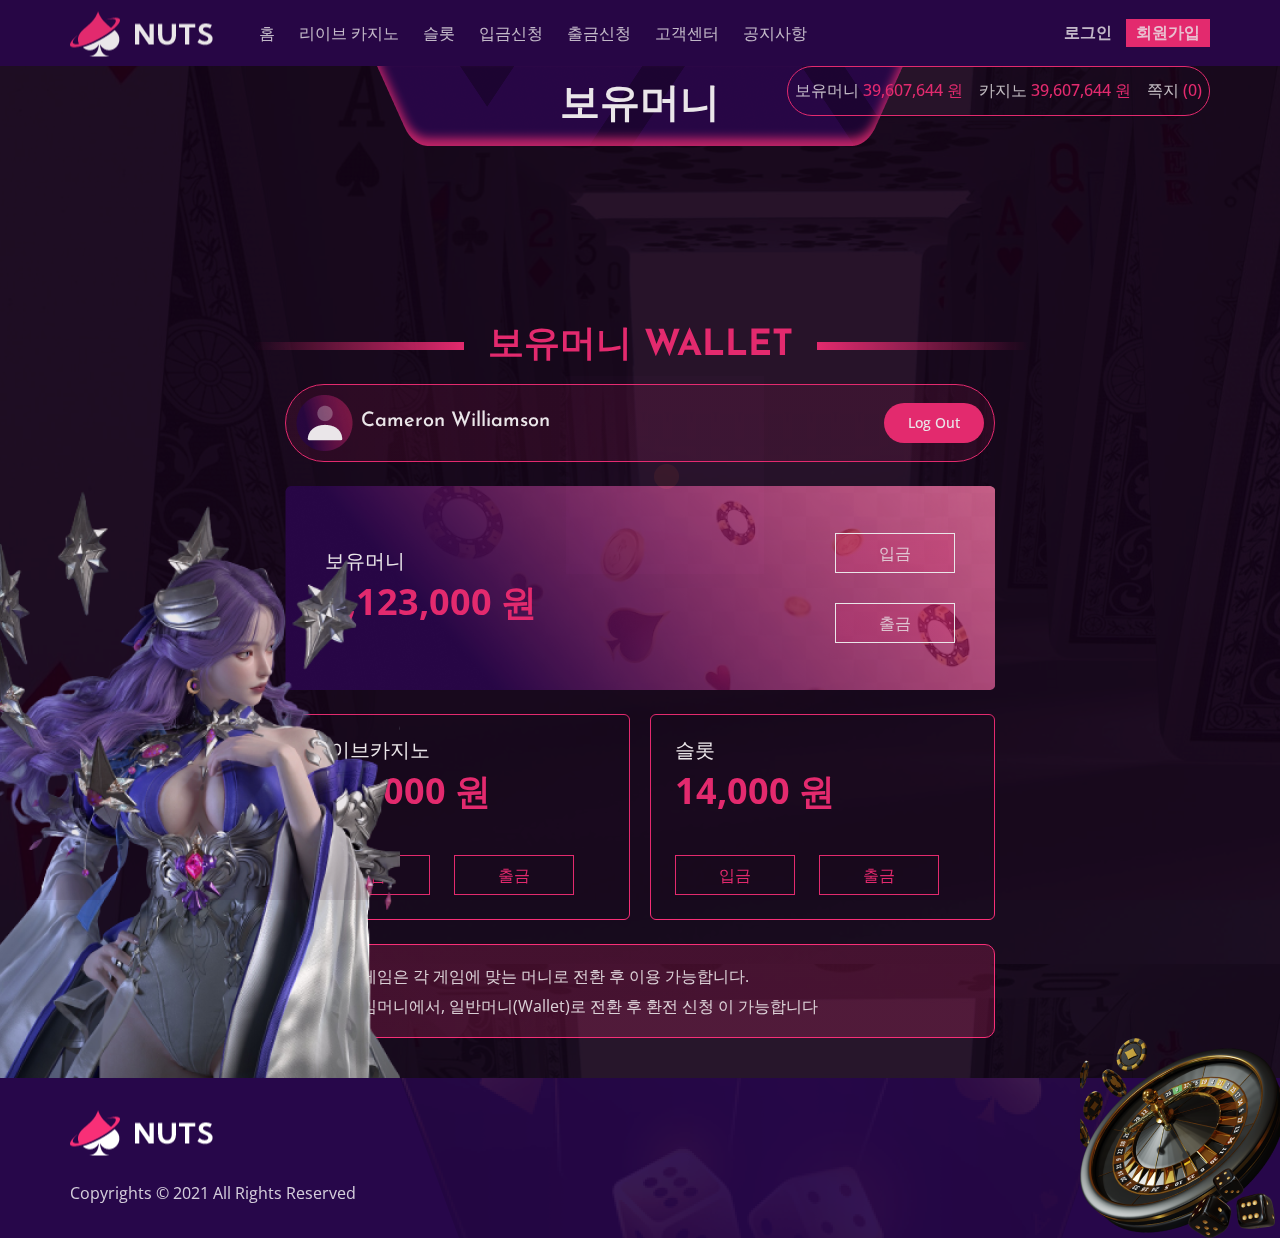
<file: new-template -2/wallet.html>
<!-- meta tags and other links -->
<!DOCTYPE html>
<html lang="en">
  <head>
    <meta charset="UTF-8" />
    <meta name="viewport" content="width=device-width, initial-scale=1.0" />
    <title>Casino - Online Casino Platform</title>
    <link
      rel="icon"
      type="image/png"
      href="assets/images/favicon.png"
      sizes="16x16"
    />
    <!-- bootstrap 5  -->
    <link rel="stylesheet" href="assets/css/lib/bootstrap.min.css" />
    <!-- Icon Link  -->
    <link rel="stylesheet" href="assets/css/all.min.css" />
    <link rel="stylesheet" href="assets/css/line-awesome.min.css" />
    <link rel="stylesheet" href="assets/css/lib/animate.css" />

    <!-- Plugin Link -->
    <link rel="stylesheet" href="assets/css/lib/slick.css" />

    <!-- Main css -->
    <link rel="stylesheet" href="assets/css/main.css" />
    <!-- Secondary css -->
    <link rel="stylesheet" href="assets/css/style.css" />
    <!-- page css -->
    <link rel="stylesheet" href="assets/css/wallet.css" />
    <link rel="stylesheet" href="assets/css/customer_center.css" />
  </head>
  <body
    data-bs-spy="scroll"
    data-bs-offset="170"
    data-bs-target=".privacy-policy-sidebar-menu"
  >
    <div class="overlay"></div>
    <div class="preloader">
      <div class="scene" id="scene">
        <input type="checkbox" id="andicator" />
        <div class="cube">
          <div class="cube__face cube__face--front"><i></i></div>
          <div class="cube__face cube__face--back"><i></i><i></i></div>
          <div class="cube__face cube__face--right">
            <i></i> <i></i> <i></i> <i></i> <i></i>
          </div>
          <div class="cube__face cube__face--left">
            <i></i> <i></i> <i></i> <i></i> <i></i> <i></i>
          </div>
          <div class="cube__face cube__face--top"><i></i> <i></i> <i></i></div>
          <div class="cube__face cube__face--bottom">
            <i></i> <i></i> <i></i> <i></i>
          </div>
        </div>
      </div>
    </div>

    <div class="wallet-page-wrapper" style="background: url('./assets/images/background_body.png'); padding-top: 284px; position: relative;">
      <div class="header-main-wrapper sticky">
        <div class="header-main">
          <div class="header-logo">
            <a href="index.html"
              ><img src="./assets/images/logo-2.png" alt="logo"
            /></a>
          </div>
          <ul class="main-menu">
            <li><a href="index.html">홈</a></li>
            <li><a href="live-casino.html">리이브 카지노</a></li>
            <li><a href="slot.html">슬롯</a></li>
            <li><a href="deposit.html">입금신청</a></li>
            <li><a href="withdraw.html">출금신청</a></li>
            <li><a href="customer-center.html">고객센터</a></li>
            <li><a href="notice.html">공지사항</a></li>
          </ul>
          <div class="header-btn-wrapper">
            <a href="./sign-in.html">로그인</a>
            <a href="./sign-up.html" class="has-wrapper">회원가입</a>
          </div>
        </div>
        <div class="page-title-wrapper">
          <div class="page-title">
            <h1>보유머니</h1>
          </div>
          <div class="wallet-header-container">
            <p>보유머니 <span>39,607,644 원</span></p>
            <p>카지노 <span>39,607,644 원</span></p>
            <p>쪽지 <span>(0)</span></p>
          </div>
        </div>
      </div>

      <!-- wallet Section Starts Here -->
      <section class="wallet-section-wrapper">
        <div class="wallet-title">
          <span class="left-line"></span>
          <h2>보유머니 WALLET</h2>
          <span class="right-line"></span>
        </div>
        <div class="wallet-wrapper">
          <div class="user-info-container">
            <div>
              <img src="./assets/images/wallet/user-avartar-new.png" alt="user avatar" />
            </div>
            <h3>Cameron Williamson</h3>
            <button>Log Out</button>
          </div>
          <div class="wallet-container">
            <div class="title-wallet-container">
              <h4>보유머니</h4>
              <p>4,123,000 원</p>
            </div>
            <div class="wallet-btn-container">
              <a href="./deposit.html">입금</a>
              <a href="./withdraw.html">출금</a>
            </div>
          </div>
          <div class="wallet-game-container">
            <div class="casino-container">
              <div class="title-wallet-container">
                <h4>라이브카지노</h4>
                <p>123,000 원</p>
              </div>
              <div class="wallet-btn-container">
                <a href="./deposit.html">입금</a>
                <a href="./withdraw.html">출금</a>
              </div>
            </div>
            <div class="slot-container">
              <div class="title-wallet-container">
                <h4>슬롯</h4>
                <p>14,000 원</p>
              </div>
              <div class="wallet-btn-container">
                <a href="./deposit.html">입금</a>
                <a href="./withdraw.html">출금</a>
              </div>
            </div>
          </div>
          <div class="notion-container">
            <ul>
              <li>모든 게임은 각 게임에 맞는 머니로 전환 후 이용 가능합니다.</li>
              <li>각 게임머니에서, 일반머니(Wallet)로 전환 후 환전 신청 이 가능합니다</li>
            </ul>
          </div>
        </div>
      </section>
      <!-- wallet Section Ends Here -->

      <!-- Footer Section Starts Here -->
      <div style="position: absolute; left: 0; bottom: 160px;">
        <img src="./assets/images/deposit.png" alt="">
      </div>

      <footer class="footer-section-wrapper">
        <div class="logo">
          <a href="index.html"
            ><img src="./assets/images/logo-2.png" alt="logo"
          /></a>
        </div>
        <p>Copyrights © 2021 All Rights Reserved</p>
        <div class="right-side-image">
          <img src="./assets/images/footer/footer_image_right_side.png" alt="footer right side image" />
        </div>
      </footer>
      <!-- Footer Section Ends Here -->
    </div>

    <!-- jQuery library -->
    <script src="assets/js/lib/jquery-3.6.0.min.js"></script>
    <!-- bootstrap 5 js -->
    <script src="assets/js/lib/bootstrap.min.js"></script>

    <!-- Pluglin Link -->
    <script src="assets/js/lib/slick.min.js"></script>

    <!-- main js -->
    <script src="assets/js/main.js"></script>
  </body>
</html>
</file>
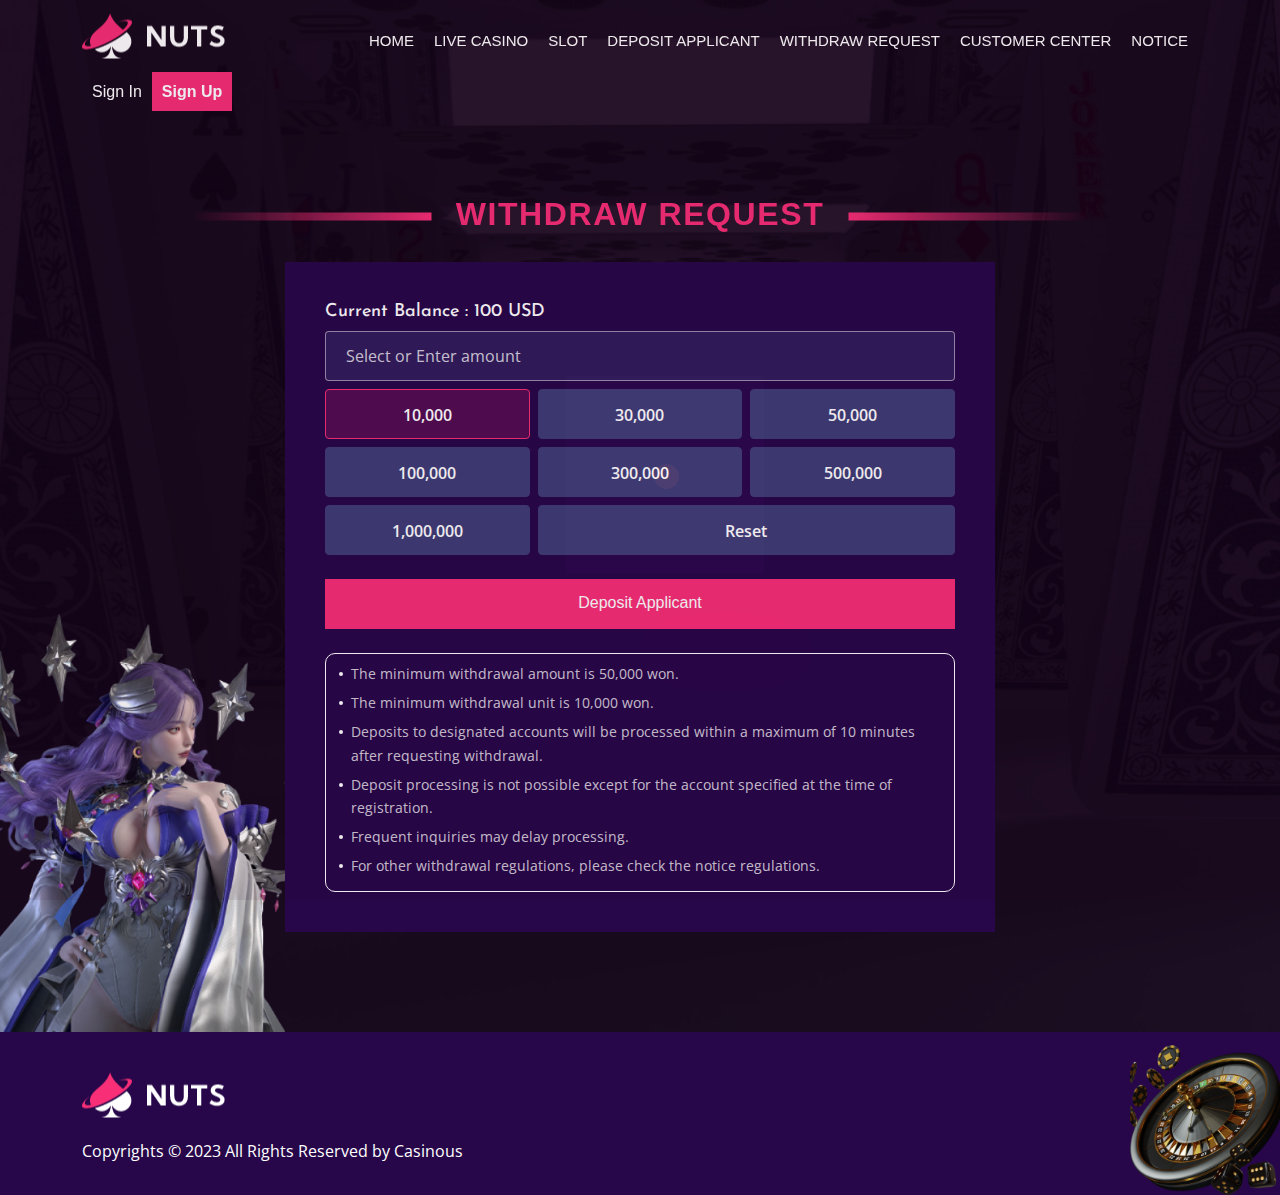
<file: new-template -2/withdraw.html>
<!-- meta tags and other links -->
<!DOCTYPE html>
<html lang="en">
  <head>
    <meta charset="UTF-8" />
    <meta name="viewport" content="width=device-width, initial-scale=1.0" />
    <title>Casino - Online Casino Platform</title>
    <link
      rel="icon"
      type="image/png"
      href="assets/images/favicon.png"
      sizes="16x16"
    />
    <!-- bootstrap 5  -->
    <link rel="stylesheet" href="assets/css/lib/bootstrap.min.css" />
    <!-- Icon Link  -->
    <link rel="stylesheet" href="assets/css/all.min.css" />
    <link rel="stylesheet" href="assets/css/line-awesome.min.css" />
    <link rel="stylesheet" href="assets/css/lib/animate.css" />

    <!-- Plugin Link -->
    <link rel="stylesheet" href="assets/css/lib/slick.css" />

    <!-- Main css -->
    <link rel="stylesheet" href="assets/css/main.css" />
    <!-- Secondary css -->
    <link rel="stylesheet" href="assets/css/style.css" />

    <link rel="stylesheet" href="assets/css/page/deposit.css" />
  </head>
  <body
    data-bs-spy="scroll"
    data-bs-offset="170"
    data-bs-target=".privacy-policy-sidebar-menu"
  >
    <div class="overlay"></div>
    <div class="preloader">
      <div class="scene" id="scene">
        <input type="checkbox" id="andicator" />
        <div class="cube">
          <div class="cube__face cube__face--front"><i></i></div>
          <div class="cube__face cube__face--back"><i></i><i></i></div>
          <div class="cube__face cube__face--right">
            <i></i> <i></i> <i></i> <i></i> <i></i>
          </div>
          <div class="cube__face cube__face--left">
            <i></i> <i></i> <i></i> <i></i> <i></i> <i></i>
          </div>
          <div class="cube__face cube__face--top"><i></i> <i></i> <i></i></div>
          <div class="cube__face cube__face--bottom">
            <i></i> <i></i> <i></i> <i></i>
          </div>
        </div>
      </div>
    </div>

<!--New-->

    <div class="header">
      <div class="container">
        <div class="header-bottom">
          <div class="header-bottom-area align-items-center">
            <div class="logo">
              <a href="index.html"
                ><img src="./assets/images/logo-2.png" alt="logo"
              /></a>
            </div>
            <ul class="menu">
              <li><a href="index.html">Home</a></li>
              <li><a href="live-casino.html">LIVE CASINO</a></li>
              <li><a href="slot.html">SLOT</a></li>
              <li><a href="deposit.html">DEPOSIT APPLICANT</a></li>
              <li><a href="withdraw.html">WITHDRAW REQUEST</a></li>
              <li><a href="customer-center.html">CUSTOMER CENTER</a></li>
              <li><a href="notice.html">NOTICE</a></li>
              <!-- <li><a href="sign-in.html">SIGN IN</a></li>
              <li><a href="sign-up.html">SIGN UP</a></li> -->
            </ul>
            <div class="d-flex" style="margin-top: 10px">
              <a href="sign-in.html" class="d-none d-sm-block btn-outline"
                >Sign In</a
              >
              <a href="sign-up.html" class="d-none d-sm-block btn-pink"
                >Sign Up</a
              >
            </div>

            <div
              class="header-trigger-wrapper d-flex d-lg-none align-items-center"
            >
              <div class="header-trigger me-4">
                <span></span>
              </div>
            </div>
          </div>
        </div>
      </div>
    </div>
    <div class="main-page pt-5 layout-2 position-relative deposit">
        <div class="pt-100">
            <div class="title-box pt-5">
                <svg width="241" height="9" viewBox="0 0 241 9" fill="none" xmlns="http://www.w3.org/2000/svg">
                <rect width="240" height="8" transform="matrix(-1 0 0 1 240.5 0.5)" fill="url(#paint0_linear_2479_15584)"/>
                <defs>
                <linearGradient id="paint0_linear_2479_15584" x1="-3.91156e-07" y1="4" x2="240" y2="3.99998" gradientUnits="userSpaceOnUse">
                <stop stop-color="#F82F77"/>
                <stop offset="1" stop-color="#F82F77" stop-opacity="0"/>
                </linearGradient>
                </defs>
                </svg>
                <h4 class="title-text">withdraw request</h4>
                <svg width="241" height="9" viewBox="0 0 241 9" fill="none" xmlns="http://www.w3.org/2000/svg">
                <rect x="0.5" y="0.5" width="240" height="8" fill="url(#paint0_linear_2479_15586)"/>
                <defs>
                <linearGradient id="paint0_linear_2479_15586" x1="0.5" y1="4.5" x2="240.5" y2="4.49998" gradientUnits="userSpaceOnUse">
                <stop stop-color="#F82F77"/>
                <stop offset="1" stop-color="#F82F77" stop-opacity="0"/>
                </linearGradient>
                </defs>
                </svg>

            </div>
            <div class="content-box">
                <div class="game-details-right mx-auto" style="max-width: 710px;">
              <form id="game" novalidate="novalidate">
                <h3 class="mb-1">
                  Current Balance :
                  <span class="base--color"><span class="bal">100</span> USD</span>
                </h3>
                <div class="mb-3">
                  <div class="form-group" style="width: 100%">
                    <div class="input-group mb-2">
                      <input type="text" name="invest" class="form-control form--control amount-field" placeholder="Select or Enter amount" id="money-input">
                    </div>
                  </div>

                  <div class="row row-col-4 button-money-container g-3" style="width:auto !important;">
                    <div class="col-4">
                      <div class="button-money active" data-amount="10000">
                        <p>10,000</p>
                      </div>
                    </div>
                    <div class="col-4">
                      <div class="button-money" data-amount="30000">
                        <p>30,000</p>
                      </div>
                    </div>
                    <div class="col-4">
                      <div class="button-money" data-amount="50000">
                        <p>50,000</p>
                      </div>
                    </div>
                    <div class="col-4">
                      <div class="button-money" data-amount="100000">
                        <p>100,000</p>
                      </div>
                    </div>
                    <div class="col-4">
                      <div class="button-money" data-amount="300000">
                        <p>300,000</p>
                      </div>
                    </div>
                    <div class="col-4">
                      <div class="button-money" data-amount="500000">
                        <p>500,000</p>
                      </div>
                    </div>
                    <div class="col-4">
                      <div class="button-money" data-amount="1000000">
                        <p>1,000,000</p>
                      </div>
                    </div>
                    <div class="col-8">
                      <div class="button-reset" id="button-reset-deposit">
                        <p>Reset</p>
                      </div>
                    </div>
                  </div>
                </div>

                <div class="submit-box d-block d-sm-flex mb-4" style="column-gap: 25px">
                    
                    <div class="text-center active w-100 text-center btn btn-primary" id="submit-deposit">
                        Deposit Applicant
                    </div>
                </div>

                <ul class="list-unstyled _list">
                    <li>The minimum withdrawal amount is 50,000 won.</li>
                    <li>The minimum withdrawal unit is 10,000 won.</li>
                    <li>Deposits to designated accounts will be processed within a maximum of 10 minutes after requesting withdrawal.</li>
                    <li>Deposit processing is not possible except for the account specified at the time of registration.</li>
                    <li>Frequent inquiries may delay processing.</li>
                    <li>For other withdrawal regulations, please check the notice regulations.</li>
                </ul>
                
              </form>
            </div>
            </div>
        </div>
        <div class="position-absolute pv-top-footer" style="bottom:0;left: 0;">
            <img style="width: calc((100vw - 710px) / 2);max-width: 380px;" src="assets/images/deposit.png" alt="">
        </div>
    </div>

  <footer class="footer-section bg_img" style="background: url(assets/images/footer/bg.jpg) center">
      <div class="footer-top">
        <div class="container">
          <div class="footer-wrapper d-flex flex-wrap align-items-center justify-content-md-between justify-content-center">
            <div class="logo mb-3 mb-md-0">
              <a href="index.html"><img src="assets/images/logo-2.png" alt="logo"></a>
            </div>
          </div>
        </div>
      </div>
      <div class="footer-bottom">
        <div class="container">
          <div class="footer-wrapper d-flex flex-wrap justify-content-start align-items-center">
            <p class="copyright text-white">
              Copyrights © 2023 All Rights Reserved by Casinous
            </p>
          </div>
        </div>
      </div>
      <div class="shapes">
        <img src="assets/images/banner/logo-footer.png" alt="footer" class="shape1">
      </div>
    </footer>

    <div class="modal fade custom-modal layout-2" id="notif"  tabindex="-1"  role="dialog" aria-modal="true" >
        <div class="modal-dialog modal-dialog-centered modal-lg" role="document">
            <div class="modal-content border-0">
                <button class="p-0 _close border-0" data-bs-dismiss="modal">
                    <img src="assets/images/close.png" alt="">
                </button>
                <div class="modal-body">
                    <div class="text-center logo">
                      <a href="index.html"
                        ><img src="./assets/images/logo.svg" alt="logo"
                      /></a>
                    </div>
                    <p>Your withdrawal request has been completed.</p>
                    <div class="text-center footer-box">
                      <button type="button" data-bs-dismiss="modal" class="btn btn-primary">Cancel</button>
                    </div>             
                </div>

            </div>
        </div>
    </div>

    
 <!--end new-->
    



    <!-- jQuery library -->
    <script src="assets/js/lib/jquery-3.6.0.min.js"></script>
    <!-- bootstrap 5 js -->
    <script src="assets/js/lib/bootstrap.min.js"></script>

    <!-- Pluglin Link -->
    <script src="assets/js/lib/slick.min.js"></script>

    <!-- main js -->
    <script src="assets/js/main.js"></script>
    <script src="assets/js/page/deposit.js"></script>
  </body>
</html>
</file>
<file: new-template -2/assets/css/main.css>
@import url("https://fonts.googleapis.com/css2?family=Josefin+Sans:wght@100;200;300;400;500;600;700&family=Open+Sans:wght@300;400&display=swap");

.theme-one {
  color: #ff3653 !important;
}

.theme-one-bg {
  background: #ff3653 !important;
}

.theme-two {
  color: #18d39e !important;
}

.theme-two-bg {
  background: #18d39e !important;
}

.theme-three {
  color: #0c93d2 !important;
}

.theme-three-bg {
  background: #0c93d2 !important;
}

.theme-four {
  color: #f6a200 !important;
}

.theme-four-bg {
  background: #f6a200 !important;
}

.fs-sm {
  font-size: 14px;
}

.gradient-one {
  background: linear-gradient(
    top,
    #fdb125 45%,
    #e07e1e 48%,
    #fcb100 85%
  ) !important;
}

.gradient-two {
  background: linear-gradient(-40deg, #37ace2 19%, #03caae 81%) !important;
}

.gradient-three {
  background: linear-gradient(
    -40deg,
    #b31da3 9%,
    #d63f87 50%,
    #f9606a 88%
  ) !important;
}

.gradient-four {
  background: linear-gradient(
    -40deg,
    #7e2afc 39%,
    #903df7 70%,
    #a250f2 88%
  ) !important;
}

/* Text Color */
.text--primary {
  color: #ff5201 !important;
}

.text--secondary {
  color: #78818a !important;
}

.text--base {
  color: #ffc827 !important;
}

.text--danger {
  color: #ea5455 !important;
}

.text--warning {
  color: #ff9f43 !important;
}

.text--info {
  color: #1e9ff2 !important;
}

.text--success {
  color: #28c76f !important;
}

.text--dark {
  color: #343a40 !important;
}

.text--white {
  color: #fff !important;
}

/* Btn Color */
.border--white {
  border-color: rgba(255, 255, 255, 0.15) !important;
}

.border--dark {
  border-color: rgba(31, 31, 35, 0.15) !important;
}

.border--base {
  border-color: rgba(255, 200, 39, 0.15) !important;
}

.border--primary {
  border-color: rgba(255, 82, 1, 0.15) !important;
}

.border--secondary {
  border-color: rgba(120, 129, 138, 0.15) !important;
}

.btn--outline {
  border: 1px solid #ffc827 !important;
}

.btn--border {
  border: 1px solid #ffc827 !important;
}

.btn--round {
  border-radius: 35px !important;
}

.radius-0 {
  border-radius: 0 !important;
}

.radius-5 {
  border-radius: 5px !important;
}

.radius-50 {
  border-radius: 50% !important;
}

.btn--primary {
  color: #fff !important;
  background: #ff5201 !important;
  border-color: #ff5201 !important;
}

.btn--secondary {
  color: #fff !important;
  background: #78818a !important;
  border-color: #78818a !important;
}

.btn--base {
  color: #fff !important;
  background: #ffc827 !important;
  border-color: #ffc827 !important;
}

.btn--danger {
  color: #fff !important;
  background: #ea5455 !important;
  border-color: #ea5455 !important;
}

.btn--warning {
  color: #fff !important;
  background: #ff9f43 !important;
  border-color: #ff9f43 !important;
}

.btn--info {
  color: #fff !important;
  background: #1e9ff2 !important;
  border-color: #1e9ff2 !important;
}

.btn--success {
  color: #fff !important;
  background: #28c76f !important;
  border-color: #28c76f !important;
}

.btn--dark {
  color: #fff !important;
  background: #343a40 !important;
  border-color: #343a40 !important;
}

.badge--primary {
  color: #fff !important;
  background: #ff5201 !important;
  border-color: #ff5201 !important;
}

.badge--secondary {
  color: #fff !important;
  background: #78818a !important;
  border-color: #78818a !important;
}

.badge--base {
  color: #fff !important;
  background: #ffc827 !important;
  border-color: #ffc827 !important;
}

.badge--danger {
  color: #fff !important;
  background: #ea5455 !important;
  border-color: #ea5455 !important;
}

.badge--warning {
  color: #fff !important;
  background: #ff9f43 !important;
  border-color: #ff9f43 !important;
}

.badge--info {
  color: #fff !important;
  background: #1e9ff2 !important;
  border-color: #1e9ff2 !important;
}

.badge--success {
  color: #fff !important;
  background: #28c76f !important;
  border-color: #28c76f !important;
}

.badge--dark {
  color: #fff !important;
  background: #343a40 !important;
  border-color: #343a40 !important;
}

/* Background Color */
.bg--primary {
  background: #ff5201 !important;
}

.bg--secondary {
  background: #78818a !important;
}

.bg--base {
  background: #ffc827 !important;
}

.bg--danger {
  background: #ea5455 !important;
}

.bg--warning {
  background: #ff9f43 !important;
}

.bg--info {
  background: #1e9ff2 !important;
}

.bg--success {
  background: #28c76f !important;
}

.bg--dark {
  background: #343a40 !important;
}

.bg--white {
  background: #fff !important;
}

.bg--none {
  background: transparent !important;
}

.shadow--base {
  box-shadow: 0 0 25px rgba(255, 200, 39, 0.45) !important;
}

.shadow--primary {
  box-shadow: 0 0 25px rgba(255, 82, 1, 0.35) !important;
}

.shadow--secondary {
  box-shadow: 0 3px 15px rgba(120, 129, 138, 0.45) !important;
}

.facebook {
  color: #3b5998 !important;
  border: 1px solid rgba(59, 89, 152, 0.9) !important;
}

.facebook:hover {
  background: #3b5998 !important;
  color: #fff !important;
}

.twitter {
  color: #55acee !important;
  border: 1px solid rgba(85, 172, 238, 0.9) !important;
}

.twitter:hover {
  background: #55acee !important;
  color: #fff !important;
}

.vimeo {
  color: #1ab7ea !important;
  border: 1px solid rgba(26, 183, 234, 0.9) !important;
}

.vimeo:hover {
  background: #1ab7ea !important;
  color: #fff !important;
}

.instagram {
  color: #e4405f !important;
  border: 1px solid rgba(228, 64, 95, 0.9) !important;
}

.instagram:hover {
  background: #e4405f !important;
  color: #fff !important;
}

.youtube {
  color: #cd201f !important;
  border: 1px solid rgba(205, 32, 31, 0.9) !important;
}

.youtube:hover {
  background: #cd201f !important;
  color: #fff !important;
}

.facebook-bg {
  background: #3b5998 !important;
  border-color: transparent !important;
}

.facebook-bg:hover {
  background: #3b5998 !important;
  color: #fff !important;
}

.twitter-bg {
  background: #55acee !important;
  border-color: transparent !important;
}

.twitter-bg:hover {
  background: #55acee !important;
  color: #fff !important;
}

.vimeo-bg {
  background: #1ab7ea !important;
  border-color: transparent !important;
}

.vimeo-bg:hover {
  background: #1ab7ea !important;
  color: #fff !important;
}

.instagram-bg {
  background: #e4405f !important;
  border-color: transparent !important;
}

.instagram-bg:hover {
  background: #e4405f !important;
  color: #fff !important;
}

.youtube-bg {
  background: #cd201f !important;
  border-color: transparent !important;
}

.youtube-bg:hover {
  background: #cd201f !important;
  color: #fff !important;
}

.google-bg {
  background: #dd4b39 !important;
  border-color: transparent !important;
}

.google-bg:hover {
  background: #dd4b39 !important;
  color: #fff !important;
}

.pb-80 {
  padding-bottom: 80px;
}

.pt-80 {
  padding-top: 80px;
}

html {
  scroll-behavior: smooth;
}

body {
  padding: 0;
  margin: 0;
  font-size: 16px;
  color: rgba(255, 255, 255, 0.8);
  line-height: 1.7;
  font-family: "Open Sans", sans-serif;
  background: #350b2d;
  display: flex;
  flex-direction: column;
  justify-content: space-between;
  min-height: 100vh;
}

h1,
h2,
h3,
h4,
h5,
h6 {
  font-weight: 700;
  margin: 0;
  line-height: 1.4;
  color: #fff;
  font-family: "Josefin Sans", sans-serif;
}

h1 a,
h2 a,
h3 a,
h4 a,
h5 a,
h6 a {
  color: #fff;
}

h1 {
  font-size: 70px;
}

h2 {
  font-size: 50px;
  margin-top: -8px;
}

h3 {
  font-size: 26px;
  margin-top: -5px;
}

h4 {
  font-size: 24px;
  margin-top: -4px;
  font-weight: 500;
}

h5 {
  font-size: 20px;
  margin-top: -3px;
  font-weight: 500;
}

h6 {
  font-size: 18px;
  margin-top: -2px;
  font-weight: 500;
}

p {
  margin: 0;
  padding: 0;
}

a {
  display: inline-block;
  text-decoration: none;
  color: rgba(255, 255, 255, 0.8);
  -webkit-transition: all ease 0.3s;
  -moz-transition: all ease 0.3s;
  transition: all ease 0.3s;
}

a:hover {
  color: #ffc827;
}

span,
sub,
sup {
  display: inline-block;
  line-height: 1.7;
}

ul {
  margin: -7px 0;
  padding: 0;
}

ul li {
  list-style: none;
  padding: 7px 0;
}

.bg_img {
  background-size: cover !important;
  background-position: center center;
  background-repeat: no-repeat !important;
}

.bg_fixed {
  background-attachment: fixed !important;
}

.form-label {
  font-size: 15px;
  color: #fff;
}

.form--control {
  height: 50px;
  border-radius: 5px;
  border: 1px solid rgba(255, 255, 255, 0.17);
  outline: 0;
  box-shadow: none;
  color: rgba(255, 255, 255, 0.8);
  background: #350b2d;
}

.form--control:focus {
  color: #fff;
  background: #350b2d;
  border: 1px solid rgba(255, 200, 39, 0.6);
  outline: 0;
  box-shadow: none;
}

.form--control[type="file"] {
  line-height: 25px;
  padding: 12px 25px;
}

.form--control[readonly] {
  background: rgba(255, 82, 1, 0.05) !important;
}

.form--control[readonly]:focus {
  border-color: rgba(255, 255, 255, 0.17);
}

.form--control.style-two {
  background: #2e0327;
}

select.lang-select {
  border: 0;
  background-color: transparent !important;
  color: #fff;
}

::-webkit-input-placeholder {
  color: rgba(255, 255, 255, 0.8) !important;
}

.h-40 {
  height: 40px !important;
}

.h-45 {
  height: 45px !important;
}

.h-50 {
  height: 50px !important;
}

textarea.form--control {
  height: 150px;
  padding-top: 10px;
}

.title,
.name,
img {
  -webkit-transition: all ease 0.3s;
  -moz-transition: all ease 0.3s;
  transition: all ease 0.3s;
}

.section-bg {
  background: #2e0327;
}

.custom--scrollbar ::-webkit-scrollbar {
  width: 5px !important;
  height: 5px;
}

.custom--scrollbar ::-webkit-scrollbar-thumb {
  background: rgba(255, 82, 1, 0.45) !important;
  border-radius: 5px !important;
}

.nice-select {
  width: auto;
  display: flex;
  align-items: center;
  line-height: 1;
  box-shadow: 3px 3px 10px 3px rgba(255, 82, 1, 0.05);
}

.nice-select:focus {
  border-color: rgba(255, 200, 39, 0.7);
}

.nice-select .list {
  max-height: 150px;
  overflow-y: auto;
  overflow-x: auto;
}

.nice-select .list li {
  min-height: 20px;
  max-height: 35px;
  display: flex;
  align-items: center;
}

.nice-select .list li::before {
  display: none;
}

.rtl {
  direction: rtl !important;
}

.form--check {
  display: flex;
  align-items: center;
}

.form--check label {
  line-height: 1;
  padding-left: 5px;
  font-size: 15px !important;
  cursor: pointer;
}

.form--check input[type="checkbox"] {
  display: flex;
  align-items: center;
  justify-content: center;
  margin: 0;
  height: 15px;
  width: 15px;
  cursor: pointer;
  border-radius: 3px;
  display: inline-block;
  background-color: transparent;
  position: relative;
}

.form--check input[type="checkbox"]::after {
  position: absolute;
  font-weight: 900;
  font-size: 16px;
  font-family: "Font Awesome 5 Free";
  content: "\f00c";
  font-size: 10px;
  color: #f82f77;
  visibility: hidden;
  background-color: white;
  line-height: 1;
  border-radius: 3px;
  width: 15px;
  height: 15px;
  left: 0;
  top: 0;
  text-align: center;
  line-height: 1.4;
}

.form--check input[type="checkbox"]:checked {
  border: none !important;
}

.form--check input[type="checkbox"]:checked::after {
  visibility: visible;
}

.custom--radio {
  display: flex;
}

.custom--radio label {
  margin-bottom: -2px;
  padding-left: 7px;
  font-size: 16px !important;
}

.custom--radio input[type="radio"] {
  appearance: none;
  padding: 0 !important;
  display: flex;
  align-items: center;
  justify-content: center;
  height: 15px;
  width: 15px;
  cursor: pointer;
  background: #fff;
  border: 1px solid rgba(255, 82, 1, 0.4) !important;
  border-radius: 2px;
  margin-top: 4px;
  border-radius: 2px;
}

.custom--radio input[type="radio"]:checked {
  background: transparent;
  border-color: transparent !important;
}

.custom--radio input[type="radio"]::after {
  position: absolute;
  font-weight: 900;
  font-size: 16px;
  font-family: "Line Awesome Free";
  content: "\f14a";
  font-size: 18px;
  color: #ffc827;
  visibility: hidden;
  opacity: 0;
}

.custom--radio input[type="radio"]:checked::after {
  visibility: visible;
  opacity: 1;
}

.scrollToTop {
  width: 40px;
  height: 40px;
  display: flex;
  align-items: center;
  justify-content: center;
  color: #fff;
  z-index: 9999;
  bottom: 30px;
  right: 30px;
  font-size: 20px;
  position: fixed;
  -webkit-transform: translateY(150px);
  -ms-transform: translateY(150px);
  transform: translateY(150px);
  background: #ffc827;
  border-radius: 3px;
}

.scrollToTop:hover {
  color: #fff;
}

.scrollToTop.active {
  transform: translateY(0);
  animation: bounceInDown 2s;
}

.scrollToTop i {
  transform: rotate(-45deg);
}

i {
  line-height: 1;
}

@media (min-width: 1200px) {
  .padding-top {
    padding-top: 130px;
  }

  .padding-bottom {
    padding-bottom: 130px;
  }
}

@media (max-width: 1199px) {
  h2 {
    font-size: 52px;
  }

  h3 {
    font-size: 24px;
  }

  h4 {
    font-size: 22px;
  }

  h5 {
    font-size: 18px;
  }

  h6 {
    font-size: 16px;
  }

  .padding-top {
    padding-top: 110px;
  }

  .padding-bottom {
    padding-bottom: 110px;
  }
}

@media (max-width: 991px) {
  h3 {
    font-size: 22px;
  }

  h5 {
    font-size: 17px;
  }

  .padding-top {
    padding-top: 90px;
  }

  .padding-bottom {
    padding-bottom: 90px;
  }
}

@media (max-width: 767px) {
  h2 {
    font-size: 42px;
  }

  h4 {
    font-size: 20px;
  }

  h6 {
    font-size: 15px;
  }

  .padding-top {
    padding-top: 80px;
  }

  .padding-bottom {
    padding-bottom: 80px;
  }
}

@media (max-width: 575px) {
  h2 {
    font-size: 36px;
  }

  h3 {
    font-size: 22px;
  }

  h4 {
    font-size: 18px;
  }

  h5 {
    font-size: 17px;
  }

  h6 {
    font-size: 15px;
  }

  .padding-top {
    padding-top: 70px;
  }

  .padding-bottom {
    padding-bottom: 70px;
  }

  .container,
  .container-fluid {
    max-width: 460px !important;
  }

  p {
    font-size: 15px;
  }
}

.btn,
.cmn--btn {
  color: #1f1f23;
  padding: 12px 35px;
  font-size: 19px;
  font-weight: 500;
  /* font-family: "Josefin Sans", sans-serif; */
  font-family: "Lato", sans-serif;
  cursor: pointer;
  outline: none;
  -webkit-transition: all ease 0.3s;
  -moz-transition: all ease 0.3s;
  transition: all ease 0.3s;
  border-radius: 10px;
  z-index: 1;
  border: 0;
}

@media (max-width: 1199px) {
  .btn,
  .cmn--btn {
    font-size: 18px;
  }
}

.btn:hover,
.cmn--btn:hover {
  color: #1f1f23;
  box-shadow: -5px -5px 20px 0px rgba(255, 200, 39, 0.6),
    3px 5px 20px 0px rgba(255, 82, 1, 0.2);
}

.btn.btn--lg,
.cmn--btn.btn--lg {
  padding: 13px 35px !important;
  font-size: 24px;
}

@media (max-width: 991px) {
  .btn.btn--lg,
  .cmn--btn.btn--lg {
    font-size: 22px;
  }
}

@media (max-width: 575px) {
  .btn.btn--lg,
  .cmn--btn.btn--lg {
    font-size: 20px;
  }
}

.btn.btn--md,
.cmn--btn.btn--md {
  padding: 10px 25px !important;
  font-size: 15px;
}

.btn.btn--sm,
.cmn--btn.btn--sm {
  padding: 5px 15px !important;
  font-size: 14px;
}

.btn.btn--xs,
.cmn--btn.btn--xs {
  padding: 0px 10px !important;
  font-size: 13px;
}

.cmn--btn {
  position: relative;
  overflow: hidden;
}

.cmn--btn::before,
.cmn--btn::after {
  position: absolute;
  content: "";
  height: 100%;
  width: 100%;
  z-index: -1;
  top: 0;
  -webkit-transition: all ease 0.3s;
  -moz-transition: all ease 0.3s;
  transition: all ease 0.3s;
}

.cmn--btn::before {
  position: absolute;
  content: "";
  width: 100%;
  height: 100%;
  left: 0;
  top: 0;
  top: -5px;
  background: #ffc827;
}

.cmn--btn:hover::before,
.cmn--btn.active::before {
  top: -100%;
}

.video-button {
  width: 75px;
  height: 75px;
  z-index: 1;
  border-radius: 50%;
  position: relative;
  background: linear-gradient(0deg, #ff9c19 40%, #ffdd2d 110%);
  background-image: -moz-linear-gradient(123deg, #300c7a 0%, #780774 100%);
}

@media (max-width: 1199px) {
  .video-button {
    width: 65px;
    height: 65px;
  }
}

@media (max-width: 450px) {
  .video-button {
    width: 60px;
    height: 60px;
  }
}

.video-button::before {
  position: absolute;
  content: "";
  width: 100%;
  height: 100%;
  left: 50%;
  top: 50%;
  border-radius: 50%;
  animation: play-button 2s linear infinite;
}

.video-button::after {
  position: absolute;
  content: "";
  width: 100%;
  height: 100%;
  left: 50%;
  top: 50%;
  border-radius: 50%;
  animation: play-button 1.8s linear infinite;
  animation-delay: 0.5s;
}

.video-button i {
  font-size: 24px;
  color: #fff;
  z-index: 1;
}

@media (max-width: 1199px) {
  .video-button i {
    font-size: 20px;
  }
}

.overlay {
  position: fixed;
  left: 0;
  top: 0;
  bottom: 0;
  right: 0;
  min-height: 100%;
  background: transparent;
  z-index: -111;
  -webkit-transition: all ease 0.3s;
  -moz-transition: all ease 0.3s;
  transition: all ease 0.3s;
}

.overlay.active {
  z-index: 11;
}

.overlay.overlay-color {
  background: rgba(31, 31, 35, 0.4);
  z-index: 11;
}

.header {
  position: absolute;
  top: 0;
  width: 100%;
  z-index: 11;
  -webkit-transition: all ease 0.3s;
  -moz-transition: all ease 0.3s;
  transition: all ease 0.3s;
  border-bottom: 1px solid transparent;
}

.header.sticky {
  background: #27074a;
  position: fixed;
  top: 0;
  border-bottom: 1px solid rgba(255, 200, 39, 0.1);
}

.header-bottom {
  width: 100%;
  padding: 10px 0;
}

@media (max-width: 991px) {
  .header-bottom {
    padding: 15px 0;
  }
}

.header-bottom-area {
  justify-content: space-between;
}

@media (max-width: 991px) {
  .header-bottom-area {
    justify-content: space-between;
  }
}

.logo img {
  max-width: 180px;
  max-height: 94px;
}

@media (max-width: 1199px) {
  .logo img {
    max-width: 160px;
  }
}

@media (max-width: 767px) {
  .logo img {
    max-width: 150px;
  }
}

@media (max-width: 575px) {
  .logo img {
    max-width: 100px;
    max-height: 50px;
  }
}

.menu {
  align-items: center;
  margin: 0;
  position: relative;
  margin-top: 10px;
}

.menu > .has-sub-menu {
  margin-right: 20px;
}

@media (max-width: 1199px) {
  .menu > .has-sub-menu {
    margin-right: 18px;
  }
}

@media (min-width: 992px) {
  .menu > .has-sub-menu.open .sub-menu {
    display: block !important;
  }
}

.menu .sub-menu li {
  width: 100%;
}

@media (min-width: 992px) {
  .menu .sub-menu {
    display: block !important;
  }
}

.menu li {
  position: relative;
}

.menu li:hover > .sub-menu {
  visibility: visible;
  opacity: 1;
  transform: translateY(0);
}

.menu li.has-sub-menu > a {
  position: relative;
  display: flex;
  justify-content: space-between;
}

.menu li.has-sub-menu > a::after {
  position: absolute;
  font-weight: 900;
  font-size: 16px;
  font-family: "Line Awesome Free";
  content: "\f107";
  right: 0;
  top: 50%;
  transform: translate(8px, -50%);
  font-size: 14px;
}

.menu li a {
  /* font-family: "Josefin Sans", sans-serif; */
  font-family: "Lato", sans-serif;
  display: block;
  padding: 4px 15px;
  font-size: 16px;
  font-size: 16px;
  font-weight: 500;
  line-height: 20px;
  letter-spacing: 0em;
  text-transform: uppercase;
  color: #fff;
  position: relative;
}

.menu li a .badge {
  position: absolute;
  font-weight: 600;
  top: -12px;
  right: -8px;
  font-size: 9px;
  color: #1f1f23 !important;
  border-radius: 3px 3px 3px 0;
  line-height: 0.93;
  padding: 4px 5px 2px;
  z-index: 1;
}

.menu li a .badge::before {
  position: absolute;
  content: "";
  top: calc(100% - 1px);
  left: 0;
  background: #ffc827;
  width: 8px;
  height: 5px;
  clip-path: polygon(0 100%, 0 0, 100% 0);
}

.menu .btn-close {
  position: absolute;
  right: 20px;
  top: 20px;
}

@media (max-width: 1399px) {
  .menu li a {
    font-size: 15px;
    padding: 4px 10px;
  }
}

@media (max-width: 991px) {
  .menu li a {
    font-size: 14px;
    padding: 4px 10px;
  }
}

@media (min-width: 992px) {
  .sub-menu {
    position: absolute;
    top: 100%;
    right: 0px;
    opacity: 0;
    visibility: hidden;
    min-width: 230px;
    -webkit-transition: all ease 0.3s;
    -moz-transition: all ease 0.3s;
    transition: all ease 0.3s;
    transform: translateY(15px);
    box-shadow: 0 3px 12px 3px rgba(255, 82, 1, 0.1);
    overflow: hidden;
    z-index: 11;
    background: #350b2d;
    border: 2px solid rgba(255, 200, 39, 0.4);
    padding: 10px;
  }

  .sub-menu li {
    padding: 0;
  }

  .sub-menu li:last-child {
    border: none;
  }

  .sub-menu li a {
    font-size: 14px;
    color: #fff;
    padding: 7px 15px;
    display: block;
    display: -webkit-box;
    -webkit-box-orient: vertical;
    overflow: hidden;
    text-overflow: ellipsis;
    -webkit-line-clamp: 2;
    -webkit-line-clamp: 1;
  }

  .sub-menu li a:hover {
    padding-left: 20px;
    background: #ffc827;
    color: #1f1f23;
  }

  .sub-menu:hover {
    visibility: visible;
    opacity: 1;
    transform: translateY(0);
  }

  .sub-menu .sub-menu {
    visibility: hidden;
    opacity: 0;
    top: 5px;
    left: -100%;
    transform: translateY(20px);
  }

  .sub-menu.has-sub-menu > a::after {
    transform: translate(-20px, -50%);
  }
}

@media (max-width: 991px) {
  .menu > li:nth-last-child(1) {
    border-bottom: none;
  }

  .menu > li:nth-last-child(2) {
    border-bottom: none;
  }

  .menu > li:nth-last-child(3) {
    border-bottom: none;
  }

  .menu {
    position: absolute;
    top: 0;
    left: 0;
    padding: 50px 30px 50px;
    max-height: calc(100vh - 50px);
    min-width: 200px;
    width: 100%;
    visibility: hidden;
    transform-origin: top;
    transform: translateY(-100px) scaleY(0.6);
    opacity: 0;
    overflow-y: auto;
    -webkit-transition: all ease 0.3s;
    -moz-transition: all ease 0.3s;
    transition: all ease 0.3s;
  }

  .menu.active {
    background: #2e0327;
    opacity: 1;
    transform: translateY(0) scaleY(1);
    visibility: visible;
    z-index: 9999;
    top: 0px;
  }

  .menu.active .cmn--btn {
    border-color: #fff;
  }

  .menu .has-sub-menu {
    margin-right: 0;
  }

  .menu .sub-menu {
    background: #2e0327;
  }

  .menu .has-sub-menu > a::after {
    transform: translate(-20px, -50%) !important;
  }

  .menu li {
    padding: 3px 0;
    width: 100%;
    border-bottom: 1px solid rgba(255, 255, 255, 0.2);
  }

  .menu li:nth-last-child(1) {
    border-bottom: none;
  }

  .menu li a {
    color: #fff;
    display: inline-block;
  }

  .menu li.has-sub-menu a::after {
    transform: translate(-20px, -50%) !important;
  }

  .menu .btn {
    background: #fff !important;
    border-color: transparent !important;
    color: #ffc827 !important;
  }

  .sub-menu {
    display: none;
    padding-left: 25px;
    background: #fff;
  }
}

.header-trigger {
  cursor: pointer;
  margin-top: -10px;
}

.header-trigger.active span {
  background: none !important;
}

.header-trigger.active span::before {
  transform: rotate(-45deg) translate(-11px, 0px);
  background: #fff;
}

.header-trigger.active span::after {
  transform: rotate(45deg) translate(-11px, 0px);
  background: #fff;
}

.header-trigger span {
  width: 25px;
  height: 2px;
  background: #fff;
  position: relative;
  transition: all ease 0.3s;
}

.header-trigger span::after,
.header-trigger span::before {
  position: absolute;
  content: "";
  width: 100%;
  height: 100%;
  left: 0;
  background: #fff;
  -webkit-transition: all ease 0.3s;
  -moz-transition: all ease 0.3s;
  transition: all ease 0.3s;
}

.header-trigger span::after {
  bottom: -8px;
}

.header-trigger span::before {
  top: -8px;
}

.banner-section {
  padding: 160px 0 140px;
  position: relative;
}

@media (max-width: 1399px) {
  .banner-section {
    padding: 160px 0 180px;
  }
}
@media (max-width: 1199px) {
  .banner-section {
    padding: 160px 0 190px;
  }
}

.banner-section::before {
  position: absolute;
  content: "";
  width: 100%;
  height: 100%;
  left: 0;
  top: 0;
  background: #27074a;
  opacity: 0.75;
}

.banner-section .container {
  position: relative;
  z-index: 1;
}

.banner-content {
  max-width: 814px;
  position: relative;
  z-index: 1;
}

@media (max-width: 1399px) {
  .banner-content {
    max-width: 650px;
  }
}

@media (max-width: 1199px) {
  .banner-content {
    max-width: 550px;
  }
}

@media (max-width: 991px) {
  .banner-content {
    max-width: 100%;
    text-align: center;
  }
}

.banner-content .shape1 {
  position: absolute;
  top: -100px;
  left: -150px;
  /* max-width: 250px; */
  /* opacity: 0.25; */
  z-index: -1;
}

.banner-content__title {
  margin-bottom: 15px;
  text-align: center;
}

@media (max-width: 1399px) {
  .banner-content__title {
    font-size: 62px;
  }
}

@media (max-width: 1199px) {
  .banner-content__title {
    font-size: 56px;
  }
}

@media (max-width: 767px) {
  .banner-content__title {
    font-size: 46px;
  }
}

@media (max-width: 450px) {
  .banner-content__title {
    font-size: 32px;
  }
}

.banner-content__title span {
  text-shadow: 3px -4px 8px rgba(255, 200, 39, 0.3);
}

.banner-content__subtitle {
  font-size: 22px;
  font-family: "Josefin Sans", sans-serif;
  font-size: 61px;
  font-weight: 700;
  line-height: 80px;
  letter-spacing: 0em;
  text-align: center;
  color: #ffffff;
}

@media (max-width: 1199px) {
  .banner-content__subtitle {
    font-size: 22px;
  }
}

@media (max-width: 991px) {
  .banner-content__subtitle {
    margin: 0 auto;
  }
}

@media (max-width: 767px) {
  .banner-content__subtitle {
    font-size: 20px;
  }
}

@media (max-width: 450px) {
  .banner-content__subtitle {
    font-size: 18px;
  }
}

.banner-content .button-wrapper {
  margin: -5px -10px;
  margin-top: 50px;
}

@media (max-width: 767px) {
  .banner-content .button-wrapper {
    margin-top: 40px;
  }
}

.banner-content .button-wrapper .cmn--btn {
  margin: 5px 10px;
}

.banner-content .button-wrapper .cmn--btn i {
  font-size: 22px;
  line-height: 1;
  transform: translateY(2px);
}

.banner-thumb {
  max-width: 400px;
}

@media (max-width: 1399px) {
  .banner-thumb {
    max-height: 600px;
  }
}

@media (max-width: 1199px) {
  .banner-thumb {
    max-width: 300px;
  }
}

@media (max-width: 991px) {
  .banner-thumb {
    max-width: 100%;
    margin-top: 50px;
  }

  .banner-thumb img {
    width: 100%;
  }
}

@media (max-width: 450px) {
  .banner-thumb {
    margin-top: 30px;
  }
}

.inner-banner {
  padding: 200px 0 200px;
  position: relative;
}

@media (max-width: 1199px) {
  .inner-banner {
    padding-top: 160px;
  }
}

@media (max-width: 991px) {
  .inner-banner {
    padding-top: 140px;
    padding-bottom: 80px;
  }
}

@media (max-width: 575px) {
  .inner-banner {
    padding-top: 120px;
    padding-bottom: 70px;
  }
}

.inner-banner::before {
  opacity: 0.75 !important;
}

.inner-banner .container {
  position: relative;
}

.breadcrumbs {
  margin: 0;
  font-size: 18px;
  font-weight: 300;
}

.breadcrumbs li {
  padding: 3px 10px;
}

.breadcrumbs li a {
  position: relative;
  padding-right: 35px;
}

.breadcrumbs li a::before {
  position: absolute;
  font-weight: 900;
  font-size: 16px;
  font-family: "Font Awesome 5 Free";
  content: "\f30b";
  font-size: 18px;
  right: 0;
  top: 2px;
  color: #fff;
}

@media (max-width: 767px) {
  .table--responsive--md thead {
    display: none;
  }

  .table--responsive--md tbody tr {
    display: block;
  }

  .table--responsive--md tbody tr td {
    display: flex;
    align-items: center;
    justify-content: space-between;
    padding: 10px 15px;
    border: none;
    border-bottom: 1px solid rgba(255, 255, 255, 0.17);
  }
}

@media (max-width: 767px) and (max-width: 991px) {
  .table--responsive--md tbody tr td {
    font-size: 14px !important;
  }
}

@media (max-width: 767px) {
  .table--responsive--md tbody tr td:last-child {
    border: none;
  }

  .table--responsive--md tbody tr td::before {
    content: attr(data-label);
    /* font-family: "Josefin Sans", sans-serif; */
    font-family: "Lato", sans-serif;
    font-size: 16px;
    color: #fff;
    font-weight: 500;
  }
}

@media (max-width: 767px) and (max-width: 575px) {
  .table--responsive--md tbody tr td::before {
    font-size: 15px;
  }
}

@media (max-width: 991px) {
  .table--responsive--lg thead {
    display: none;
  }

  .table--responsive--lg tbody tr {
    display: block;
  }

  .table--responsive--lg tbody tr td {
    display: flex;
    align-items: center;
    justify-content: space-between;
    padding: 10px 15px;
    border: none;
    border-bottom: 1px solid rgba(255, 255, 255, 0.17);
  }
}

@media (max-width: 991px) and (max-width: 991px) {
  .table--responsive--lg tbody tr td {
    font-size: 14px !important;
  }
}

@media (max-width: 991px) {
  .table--responsive--lg tbody tr td:last-child {
    border: none;
  }

  .table--responsive--lg tbody tr td::before {
    content: attr(data-label);
    /* font-family: "Josefin Sans", sans-serif; */
    font-family: "Lato", sans-serif;
    font-size: 16px;
    color: #fff;
    font-weight: 500;
  }
}

@media (max-width: 991px) and (max-width: 575px) {
  .table--responsive--lg tbody tr td::before {
    font-size: 15px;
  }
}

@media (max-width: 1199px) {
  .table--responsive--xl thead {
    display: none;
  }

  .table--responsive--xl tbody tr {
    display: block;
  }

  .table--responsive--xl tbody tr td {
    display: flex;
    align-items: center;
    justify-content: space-between;
    padding: 10px 15px;
    border: none;
    border-bottom: 1px solid rgba(255, 255, 255, 0.17);
  }
}

@media (max-width: 1199px) and (max-width: 991px) {
  .table--responsive--xl tbody tr td {
    font-size: 14px !important;
  }
}

@media (max-width: 1199px) {
  .table--responsive--xl tbody tr td:last-child {
    border: none;
  }

  .table--responsive--xl tbody tr td::before {
    content: attr(data-label);
    /* font-family: "Josefin Sans", sans-serif; */
    font-family: "Lato", sans-serif;
    font-size: 16px;
    color: #fff;
    font-weight: 500;
  }
}

@media (max-width: 1199px) and (max-width: 575px) {
  .table--responsive--xl tbody tr td::before {
    font-size: 15px;
  }
}

.table {
  margin: 0;
  border: none;
  width: 100%;
  border-collapse: collapse;
}

.table thead tr th {
  padding: 10px 15px;
  font-family: "Lato", sans-serif;
  /* font-family: "Josefin Sans", sans-serif; */
  color: #fff;
  border: none;
  font-size: 15px;
  font-weight: 500;
  border: 1px solid rgba(255, 255, 255, 0.17);
}

.table tbody {
  font-size: 15px;
}

.table tbody tr:nth-child(odd) {
  background: #2e0327;
}

.table tbody tr td {
  color: #fff;
  vertical-align: middle;
  padding: 10px 15px;
  border-width: 1px;
  border-color: rgba(255, 255, 255, 0.17);
}

.custom--card {
  border: 1px solid rgba(255, 255, 255, 0.17);
  border-radius: 5px;
  background: #350b2d;
}

.custom--card .card--header,
.custom--card .card--footer {
  background: #2e0327;
  color: #1f1f23;
  text-align: center;
}

.custom--card .card--header .card-title,
.custom--card .card--footer .card-title {
  color: #fff;
  margin: 0;
}

.custom--card.card--primary .card--header,
.custom--card.card--primary .card--footer {
  background: #ff5201;
}

.custom--card.card--base .card--header,
.custom--card.card--base .card--footer {
  background: #ffc827;
}

.custom--card .card--header,
.custom--card .card--footer {
  padding: 15px 25px;
  border-color: rgba(255, 255, 255, 0.17) !important;
}

@media (max-width: 575px) {
  .custom--card .card--header,
  .custom--card .card--footer {
    padding: 10px 20px;
  }
}

@media (max-width: 575px) {
  .custom--card .card--header,
  .custom--card .card--footer {
    padding: 8px 15px;
  }
}

.custom--card .card--body {
  padding: 25px;
}

@media (max-width: 575px) {
  .custom--card .card--body {
    padding: 20px;
  }
}

@media (max-width: 450px) {
  .custom--card .card--body {
    padding: 15px;
  }
}

.custom--card.card--lg .card--header,
.custom--card.card--lg .card--footer {
  padding: 20px 35px;
}

@media (max-width: 767px) {
  .custom--card.card--lg .card--header,
  .custom--card.card--lg .card--footer {
    padding: 15px 25px;
  }
}

@media (max-width: 575px) {
  .custom--card.card--lg .card--header,
  .custom--card.card--lg .card--footer {
    padding: 10px 20px;
  }
}

@media (max-width: 450px) {
  .custom--card.card--lg .card--header,
  .custom--card.card--lg .card--footer {
    padding: 8px 15px;
  }
}

.custom--card.card--lg .card--body {
  padding: 35px;
}

@media (max-width: 767px) {
  .custom--card.card--lg .card--body {
    padding: 25px;
  }
}

@media (max-width: 575px) {
  .custom--card.card--lg .card--body {
    padding: 20px;
  }
}

@media (max-width: 450px) {
  .custom--card.card--lg .card--body {
    padding: 15px;
  }
}

.custom--card.card--md .card--header,
.custom--card.card--md .card--footer {
  padding: 10px 20px;
}

.custom--card.card--md .card--body {
  padding: 20px 20px;
}

.badge {
  padding: 5px 12px;
  color: #fff;
  border-radius: 5px;
  font-size: 14px;
  line-height: 1;
  font-weight: 500;
}

.badge:hover {
  color: #fff;
}

.badge.badge--sm {
  padding: 3px 10px;
  font-size: 12px;
}

.badge.badge--xs {
  padding: 2px 8px;
  font-size: 11px;
}

.badge.badge--lg {
  padding: 7px 15px;
  font-size: 15px;
}

.badge.badge--cap {
  border-radius: 15px;
  padding: 5px 15px;
}

.badge.badge--round {
  display: inline-flex;
  align-items: center;
  justify-content: center;
  border-radius: 50%;
  padding: 7px;
  line-height: 0.75;
  font-size: 14px;
  font-weight: 500;
}

.custom--modal .modal--footer,
.custom--modal .modal--body,
.custom--modal .modal--header {
  border-color: rgba(255, 255, 255, 0.17);
  background: #2e0327;
  border-color: rgba(255, 255, 255, 0.17) !important;
}

.custom--modal .modal--footer .modal-title,
.custom--modal .modal--header .modal-title {
  margin: 0;
  color: #fff;
}

.custom--modal .modal--footer .btn-close,
.custom--modal .modal--header .btn-close {
  background: transparent;
  font-size: 20px;
  line-height: 1;
  color: #ea5455;
  opacity: 1;
}

.custom--modal .modal-content {
  border: none;
  color: #fff;
  background: #2e0327;
}

.footer-section {
  position: relative;
  padding: 40px 0 30px;
}

.footer-section .shape1 {
  position: absolute;
  max-width: 220px;
  right: 0;
  bottom: 0;
  z-index: 2;
}

@media (max-width: 1700px) {
  .footer-section .shape1 {
    max-width: 150px;
  }
}

@media (max-width: 1199px) {
  .footer-section .shape1 {
    display: none;
  }
}

.footer-section::before {
  position: absolute;
  content: "";
  width: 100%;
  height: 100%;
  left: 0;
  top: 0;
  background: #27074a;
  opacity: 0.9;
}

.footer-section .container {
  position: relative;
  z-index: 1;
}

.footer-links li {
  padding: 3px 10px;
}

.footer-links li a {
  color: #fff;
}

.footer-links li a:hover {
  color: #ffc827;
}

.social-links li {
  padding: 5px !important;
}

.social-links li a {
  border: 0 !important;
}

.footer-bottom {
  padding-top: 0px;
  margin-top: 20px;
  position: relative;
}

.pagination {
  margin: 0;
  margin-top: 55px;
  justify-content: center;
}

@media (max-width: 575px) {
  .pagination {
    margin-top: 30px;
  }
}

.pagination .page-item {
  text-align: center;
  padding: 3px;
}

.pagination .page-item a,
.pagination .page-item span {
  font-weight: 600;
  width: 45px;
  height: 45px;
  color: #ffc827;
  line-height: 45px;
  padding: 0;
  border-radius: 50% !important;
  border-color: rgba(255, 200, 39, 0.1);
  background: #350b2d;
  box-shadow: none;
  outline: 0;
}

.pagination .page-item span {
  border: none;
}

.pagination .page-item.active span,
.pagination .page-item.active a,
.pagination .page-item:hover span,
.pagination .page-item:hover a {
  background: #ffc827;
  color: #1f1f23;
  border-color: #ffc827;
}

.pagination .page-item.disabled {
  cursor: no-drop !important;
}

.pagination .page-item.disabled span,
.pagination .page-item.disabled a {
  background: rgba(255, 255, 255, 0.05);
  border: none;
  color: #fff;
}

.account-section {
  min-height: 100vh;
  overflow-y: auto;
}

.account__main__wrapper {
  display: flex;
  padding-top: 50px;
  padding-bottom: 50px;
}

@media (max-width: 991px) {
  .account__main__wrapper {
    flex-wrap: wrap;
  }
}

.account__form__wrapper {
  text-align: center;
  max-width: 600px;
  width: 100%;
  margin: 0 auto;
  padding: 100px 60px;
  border-radius: 25px;
  overflow-y: auto;
  position: relative;
  background: rgba(53, 11, 45, 0.3);
  border: 1px solid rgba(255, 255, 255, 0.17);
  backdrop-filter: blur(15px);
}

@media (max-width: 767px) {
  .account__form__wrapper {
    padding: 60px 0;
    padding-left: 40px;
    padding-right: 40px;
  }
}

@media (max-width: 575px) {
  .account__form__wrapper {
    padding: 40px 0;
    padding-left: 30px;
    padding-right: 30px;
  }
}

@media (max-width: 450px) {
  .account__form__wrapper {
    padding-left: 15px;
    padding-right: 15px;
  }
}

.account__form__wrapper .logo {
  margin-bottom: 50px;
  position: relative;
}

@media (max-width: 450px) {
  .account__form__wrapper .logo {
    margin-bottom: 40px;
  }
}

.account__form__wrapper .logo img {
  max-width: 440px;
  height: 94px;
}

.account__form__wrapper.sign-up {
  padding-left: 50px;
  padding-right: 50px;
  max-width: 800px;
  width: 100%;
}

@media (max-width: 1199px) {
  .account__form__wrapper.sign-up {
    padding: 50px 30px;
  }
}

@media (max-width: 767px) {
  .account__form__wrapper.sign-up {
    padding-left: 40px;
    padding-right: 40px;
  }
}

@media (max-width: 575px) {
  .account__form__wrapper.sign-up {
    padding: 40px 30px;
    padding-left: 20px;
    padding-right: 20px;
  }
}

@media (max-width: 450px) {
  .account__form__wrapper.sign-up {
    padding-left: 15px;
    padding-right: 15px;
  }
}

.account__form {
  position: relative;
}

.account__form .cmn--btn,
.account__form .btn {
  padding: 10px 25px;
}

.account__form .forgot-pass {
  font-size: 14px;
}

.account__content__wrapper {
  padding-top: 50px;
  display: flex;
  align-items: center;
  width: calc(100% - 40%);
  position: relative;
}

@media (max-width: 991px) {
  .account__content__wrapper {
    width: calc(100%);
  }
}

.account__content__wrapper .content {
  max-width: 500px;
  margin: 0 auto;
  position: relative;
  z-index: 1;
  display: block;
  width: 100%;
  padding: 0px 30px;
}

@media (max-width: 575px) {
  .account__content__wrapper .content {
    padding: 0 15px;
  }
}

.account__content__wrapper .content .title {
  font-size: 32px;
}

@media (max-width: 450px) {
  .account__content__wrapper .content .title {
    font-size: 26px;
  }
}

.form--control.style--two {
  padding-left: 75px;
  background: transparent;
}

select.form--control {
  color: rgba(255, 255, 255, 0.8);
}

select.form--control option {
  color: rgba(255, 255, 255, 0.8);
  background: #350b2d;
}

select.form--control option:hover {
  color: #1f1f23 !important;
}

.input-group-text {
  border-color: rgba(255, 255, 255, 0.17);
  background: rgba(255, 200, 39, 0.1);
  border-right: none;
}

.input-group-text.style--two {
  position: relative;
}

.input-group-text.style--two::before {
  position: absolute;
  content: "";
  width: 15px;
  height: 15px;
  background: rgba(255, 200, 39, 0.1);
  left: 100%;
  top: 50%;
  transform: translateY(-50%);
  clip-path: polygon(0 0, 0 100%, 42% 50%);
}

.input-group .form--control {
  padding-left: 20px;
}

.input-group .form--control.style--two {
  border-left: 0;
}

.form-group {
  position: relative;
}

.input-pre-icon {
  position: absolute;
  left: 1px;
  top: 1px;
  bottom: 1px;
  border-radius: 5px 0 0 5px;
  color: #ffc827;
  padding: 10px 15px;
  background: #350b2d;
  background: rgba(255, 200, 39, 0.1);
  width: 55px;
}

.input-pre-icon::before {
  position: absolute;
  content: "";
  width: 15px;
  height: 15px;
  background: rgba(255, 200, 39, 0.1);
  left: 100%;
  top: 50%;
  transform: translateY(-50%);
  clip-path: polygon(0 0, 0 100%, 42% 50%);
}

.contact-wrapper {
  padding: 60px 40px;
  position: relative;
  overflow: hidden;
}

@media (max-width: 767px) {
  .contact-wrapper {
    padding: 0;
  }
}

.contact-wrapper::before {
  position: absolute;
  content: "";
  width: 100%;
  height: 100%;
  left: 0;
  top: 0;
  left: 300px;
  background: #2e0327;
}

@media (max-width: 767px) {
  .contact-wrapper::before {
    display: none;
  }
}

.contact-form {
  position: relative;
  z-index: 1;
}

.contact-wrapper {
  position: relative;
}

.contact-info {
  position: absolute;
  left: 0;
  top: 50%;
  transform: translateY(-50%);
}

.contact-info-wrapper {
  padding: 60px 40px;
  border: 1px solid rgba(255, 200, 39, 0.3);
  background: #350b2d;
  position: relative;
  z-index: 1;
  height: auto;
  max-height: 400px;
  overflow: hidden;
  overflow-y: scroll;
}
/* Custom scroll bar  */
/* width */
.contact-info-wrapper::-webkit-scrollbar {
  width: 5px;
}

/* Track */
.contact-info-wrapper::-webkit-scrollbar-track {
  background: #f1f1f1;
}

/* Handle */
.contact-info-wrapper::-webkit-scrollbar-thumb {
  background: #888;
}

/* Handle on hover */
.contact-info-wrapper::-webkit-scrollbar-thumb:hover {
  background: #555;
}
@media (max-width: 1199px) and (min-width: 992px) {
  .contact-info-wrapper {
    padding: 40px 25px;
  }
}

@media (max-width: 1199px) and (max-width: 575px) {
  .contact-info-wrapper {
    padding: 40px 25px;
  }
}

@media (max-width: 1199px) and (max-width: 450px) {
  .contact-info-wrapper {
    padding: 30px 15px;
  }
}

.contact-info-list {
  font-size: 17px;
}

@media (max-width: 575px) {
  .contact-info-list {
    font-size: 16px;
  }
}

.contact-info-list li {
  display: flex;
  padding: 10px 0;
}

.contact-info-list li i {
  color: #ffc827;
  font-size: 24px;
  margin-right: 5px;
  margin-top: 5px;
}

.dashboard__card {
  background: #350b2d;
  padding: 30px;
  border-radius: 10px;
  justify-content: space-between;
  position: relative;
  -webkit-transition: all ease 0.3s;
  -moz-transition: all ease 0.3s;
  transition: all ease 0.3s;
}

.dashboard__card::before {
  position: absolute;
  content: "";
  left: -2px;
  right: -2px;
  bottom: -2px;
  top: -2px;
  background: linear-gradient(0deg, #ff9c19 40%, #ffdd2d 110%);
  border-radius: 10px;
  z-index: -1;
  opacity: 0.8;
}

@media (max-width: 1399px) and (min-width: 1200px) {
  .dashboard__card {
    padding: 25px;
  }
}

.dashboard__card-information {
  display: flex;
  flex-direction: row;
  align-items: start;
  justify-content: space-between;
  width: 100%;
}

.dashboard__card-content .price {
  font-family: "Open Sans", sans-serif;
  font-size: 24px;
  color: #fff;
}

@media (max-width: 1399px) {
  .dashboard__card-content .price {
    font-size: 24px;
  }
}

.dashboard__card-content .info {
  color: #fff;
  font-size: 14px;
  font-weight: 400;
  line-height: 19px;
}

@media (max-width: 1399px) and (min-width: 1200px) {
  .dashboard__card-content .info {
    font-size: 13px;
  }
}

.dashboard__card-icon {
  color: #fff;
  background: linear-gradient(0deg, #ff9c19 40%, #ffdd2d 110%);
  font-size: 36px;
  width: 60px;
  height: 60px;
  border-radius: 50%;
  min-width: 60px;
}

@media (max-width: 1399px) and (min-width: 992px) {
  .dashboard__card-icon {
    width: 65px;
    height: 65px;
    font-size: 24px;
  }
}

@media (max-width: 1399px) and (max-width: 450px) {
  .dashboard__card-icon {
    width: 65px;
    height: 65px;
    font-size: 24px;
  }
}
/* END WALLET USER POLICY */

.wallet-policy {
  margin-top: 30px;
  font-size: 16px;
  line-height: 27px;
  font-weight: 400;
  border-radius: 10px;
  border: 1px solid rgba(255, 255, 255, 0.5);
  padding: 20px;
  list-style: disc;
  color: white;
  list-style: none; /* Remove default bullets */
}
.wallet-policy > li {
  padding: 0 !important;
}

.wallet-policy > li::before {
  content: "\2022"; /* Add content: \2022 is the CSS Code/unicode for a bullet */
  color: white; /* Change the color */
  font-weight: bold; /* If you want it to be bold */
  display: inline-block; /* Needed to add space between the bullet and the text */
  width: 1em; /* Also needed for space (tweak if needed) */
}
/* END WALLET USER POLICY */

.dashboard__card .view-btn {
  margin-top: 17px;
  padding: 2px 12px;
  border-radius: 5px;
  color: #1f1f23;
  background: linear-gradient(0deg, #ff9c19 40%, #ffdd2d 110%);
  font-size: 13px;
  font-weight: 500;
}

.method-card {
  padding: 15px;
  border: 1px solid rgba(255, 255, 255, 0.17);
  border-radius: 10px;
  background: #2e0327;
}

.method-card-info {
  font-size: 14px;
  margin: 0;
}

.method-card-info li {
  padding: 5px 0;
}

.deposit-group {
  justify-content: space-between;
  align-items: center;
  padding: 12px 0;
  font-size: 15px;
  border-bottom: 1px solid rgba(255, 255, 255, 0.17);
}

.deposit-group .title {
  font-size: 17px;
  font-weight: 500;
}

.custom--card {
  border-radius: 10px;
  overflow: hidden;
}

.profile__thumb__edit {
  max-width: 450px;
  margin: 0 auto;
}

@media (max-width: 450px) {
  .profile__thumb__edit {
    padding: 25px 15px;
  }
}

@media (min-width: 1400px) {
  .profile__thumb__edit {
    margin-right: 15px;
  }
}

.profile__thumb__edit .thumb {
  max-width: 300px;
  width: 100%;
  height: 320px;
  margin: 0 auto;
  border-radius: 15px;
  overflow: hidden;
  margin-bottom: 25px;
}

.profile__thumb__edit .thumb img {
  width: 100%;
  height: 100%;
  object-fit: cover;
}

.copybtn {
  font-size: 20px !important;
  padding: 0 18px !important;
  line-height: 45px;
}

.ticket-box {
  background: #350b2d;
  border-radius: 10px;
}

@media (max-width: 991px) {
  .ticket-box .btn,
  .ticket-box .cmn--btn {
    padding: 10px 20px;
    font-size: 16px;
  }
}

.reset-header .icon {
  width: 75px;
  height: 75px;
  margin: 0 auto 15px;
  background: linear-gradient(0deg, #ff9c19 40%, #ffdd2d 110%);
  font-size: 30px;
  border-radius: 50%;
  color: #1f1f23;
}

.dashboard-sidebar {
  background: #2e0327;
  position: relative;
}

.dashboard-sidebar .close-dashboard {
  font-size: 42px;
  right: 10px;
  top: 10px;
  position: absolute;
  cursor: pointer;
}

@media (max-width: 991px) {
  .dashboard-sidebar {
    position: fixed;
    left: 0;
    top: 0;
    z-index: 999;
    height: 100vh;
    overflow-y: auto;
    max-width: 300px;
    width: 100%;
    opacity: 0;
    visibility: hidden;
    transform: translateX(-100px);
    -webkit-transition: all ease 0.3s;
    -moz-transition: all ease 0.3s;
    transition: all ease 0.3s;
  }

  .dashboard-sidebar.active {
    opacity: 1;
    visibility: visible;
    transform: translateX(0px);
  }
}

@media (max-width: 991px) {
  .user-dashboard {
    padding-top: 0 !important;
  }
}

.user-toggler-wrapper {
  width: 100%;
  padding: 10px 25px;
  background: linear-gradient(0deg, #ff9c19 40%, #ffdd2d 110%);
  display: flex;
  flex-wrap: wrap;
  justify-content: space-between;
  align-items: center;
  margin-bottom: 35px;
}

.user-toggler-wrapper .title {
  color: #1f1f23;
}

@media (max-width: 767px) {
  .user-toggler-wrapper .title {
    font-size: 18px !important;
  }
}

.user-toggler-wrapper .user-toggler {
  line-height: 1;
  border-radius: 50%;
  overflow: hidden;
  font-size: 36px;
  color: #1f1f23;
}

@media (max-width: 575px) {
  .user-toggler-wrapper .user-toggler {
    font-size: 36px;
  }
}

.dashboard-user {
  text-align: center;
  padding: 25px;
  padding-bottom: 35px;
  padding-top: 60px;
}

@media (max-width: 1199px) {
  .dashboard-user {
    padding-top: 40px;
  }
}

.dashboard-user .user-thumb {
  width: 100px;
  height: 100px;
  margin: 0 auto 15px;
  border-radius: 50%;
  /* border: 2px solid #ffc827; */
  overflow: hidden;
}

.dashboard-user .user-thumb img {
  width: 100%;
  height: 100%;
  object-fit: cover;
}

.dashboard-user .user-content span {
  margin-bottom: 5px;
}

.dashboard-user .user-content .name {
  margin-bottom: 15px;
}

.dashboard-user .user-content .user-option {
  display: flex;
  flex-wrap: wrap;
  justify-content: center;
}

.dashboard-user .user-content .user-option li a {
  width: 40px;
  height: 40px;
  font-size: 20px;
  display: flex;
  align-items: center;
  justify-content: center;
  color: #fff;
  background: linear-gradient(0deg, #ff9c19 40%, #ffdd2d 110%);
  margin: 5px;
  border-radius: 50%;
}

.user-dashboard-tab {
  margin: 0;
  font-size: 17px;
}

.user-dashboard-tab li {
  padding: 0;
  border-bottom: 1px dashed rgba(255, 200, 39, 0.15);
}

.user-dashboard-tab li a {
  padding: 10px 40px;
  display: block;
}

@media (max-width: 1199px) {
  .user-dashboard-tab li a {
    padding: 7px 20px;
    font-size: 16px;
  }
}

.user-dashboard-tab li a:hover,
.user-dashboard-tab li a.active {
  background: #ffc827;
  color: #1f1f23;
}

.user-dashboard-tab li:last-child {
  border: none;
}

.shape {
  position: absolute;
}

.bg_img {
  position: relative;
}

.bg_img::before {
  position: absolute;
  content: "";
  width: 100%;
  height: 100%;
  left: 0;
  top: 0;
  /* background: #2e0327; */
  opacity: 1;
}

.bg_img .container {
  position: relative;
}

.about-section {
  position: relative;
}

.about-section .shape1 {
  top: 30px;
  opacity: 0.1;
  left: 50px;
  max-width: 300px;
  z-index: -1;
}

@media (max-width: 991px) {
  .section-thumb {
    max-width: 100%;
    margin: 0;
    margin-top: 50px;
  }

  .section-thumb img {
    width: 100%;
  }
}

@media (max-width: 450px) {
  .section-thumb {
    margin-top: 40px;
  }
}

.game-item {
  text-align: center;
  padding: 35px 40px;
  border-radius: 10px;
  background: #350b2d;
  position: relative;
  -webkit-transition: all ease 0.3s;
  -moz-transition: all ease 0.3s;
  transition: all ease 0.3s;
  overflow: hidden;
  z-index: 1;
}

.game-item::after {
  position: absolute;
  content: "";
  width: 100%;
  height: 100%;
  left: 0;
  top: 0;
  /* background: url(./../images/game/shape.png); */
  border-radius: 10px;
  z-index: -1;
  overflow: hidden;
}

@media (max-width: 1399px) {
  .game-item {
    padding: 35px 30px;
  }
}

.game-item .ball {
  position: absolute;
  content: "";
  width: 100%;
  height: 100%;
  left: 0;
  bottom: 0;
  width: 35px;
  height: 35px;
  border-radius: 50%;
  transform: rotate(45deg);
  -webkit-transition: all ease 0.3s;
  -moz-transition: all ease 0.3s;
  transition: all ease 0.3s;
}

.game-item::before {
  position: absolute;
  content: "";
  width: 100%;
  height: 100%;
  left: 0;
  top: 0;
  background: #350b2d;
  opacity: 0.9;
}

.game-item:hover .ball {
  width: 45px;
  height: 45px;
}

.game-item .game-inner {
  position: relative;
  z-index: 1;
}

.game-item__thumb {
  width: 100%;
  margin: 0 auto 25px;
  border-radius: 7px;
}

@media (max-width: 1399px) {
  .game-item__thumb {
    height: 130px;
  }
}

.game-item__thumb img {
  height: 100%;
  width: 100%;
  object-fit: contain;
  border-radius: 7px;
}

.game-item__content .title {
  margin-bottom: 15px;
}

@media (max-width: 767px) {
  .game-item__content .title {
    margin-bottom: 10px;
  }
}

.game-item__content p {
  font-size: 18px;
}

@media (max-width: 767px) {
  .game-item__content p {
    font-size: 16px;
  }
}

.game-item__content .invest-info {
  text-transform: uppercase;
}

.game-item__content .invest-amount {
  color: #ffc827;
}

.game-item__content .cmn--btn {
  margin-top: 25px;
  border-radius: 8px !important;
  padding-left: 40px !important;
  padding-right: 40px !important;
  font-size: 24px !important;
}

.transection-section {
  position: relative;
}

.transection-section .shape1 {
  top: 0;
  left: 0;
  opacity: 0.1;
  z-index: -1;
}

.tab-menu {
  margin-bottom: 40px;
}

.tab-menu li {
  padding: 3px 8px;
}

.tab-menu li .cmn--btn {
  color: #ffc827;
  background: transparent;
}

.tab-menu li .cmn--btn::before {
  visibility: hidden;
  opacity: 0;
}

.tab-menu li .cmn--btn.active {
  color: #1f1f23;
}

.table thead tr th {
  color: #1f1f23;
  font-size: 18px;
}

.table tbody tr td {
  font-size: 16px;
}

.table tbody tr .amount {
  color: #ffc827;
}

.why-section {
  position: relative;
}

.why-section .shape1 {
  left: -100px;
  top: 50px;
  z-index: -1;
  opacity: 0.1;
}

.why-item {
  max-width: 350px;
}

.why-item__thumb {
  color: #1f1f23;
  border: 6px solid #350b2d;
  font-size: 34px;
  width: 65px;
  height: 65px;
  border-radius: 50%;
  margin-bottom: 20px;
}

@media (max-width: 767px) {
  .why-item__thumb {
    margin-bottom: 15px;
  }
}

.why-item__content .title {
  margin-bottom: 7px;
  font-size: 26px;
}

@media (max-width: 1199px) {
  .why-item__content .title {
    font-size: 22px;
  }
}

.how-section {
  position: relative;
}

.how-section::before {
  position: absolute;
  content: "";
  width: 100%;
  height: 100%;
  left: 0;
  top: 0;
  background: #2e0327;
  opacity: 0.9;
}

.how-section .container {
  position: relative;
  z-index: 1;
}

div[class*="col"]:last-child .how-item::before {
  display: none;
}

.how-item {
  text-align: center;
  padding: 0 25px;
  position: relative;
}

.how-item:hover .title,
.how-item.active .title {
  color: #ffc827;
}

.how-item:hover .how-item__thumb,
.how-item.active .how-item__thumb {
  color: #1f1f23;
}

.how-item::before {
  position: absolute;
  content: "";
  width: 100%;
  height: 0;
  border: 1px dashed rgba(255, 200, 39, 0.7);
  top: 60px;
}

@media (max-width: 767px) {
  .how-item::before {
    display: none;
  }
}

.how-item__thumb {
  width: 120px;
  height: 120px;
  background: #350b2d;
  border-radius: 50%;
  font-size: 46px;
  margin: 0 auto 30px;
  position: relative;
}

@media (max-width: 991px) {
  .how-item__thumb {
    width: 100px;
    height: 100px;
    font-size: 36px;
  }
}

@media (max-width: 575px) {
  .how-item__thumb {
    margin-bottom: 15px;
  }
}

.how-item__thumb .badge {
  position: absolute;
  right: -10px;
  top: 10px;
  width: 30px;
  height: 30px;
  color: #1f1f23 !important;
}

.how-item__thumb img {
  max-width: 70px;
}

.how-item__content .title {
  margin-bottom: 5px;
}

@media (max-width: 991px) {
  .how-item__content .title {
    font-size: 20px;
  }
}

.how-item__content .continue-button {
  margin-top: 25px;
}

.continue-button {
  padding: 10px 30px;
  border-radius: 35px;
  text-align: center;
  font-size: 24px;
  line-height: 1;
}

.faq-section {
  position: relative;
}

.faq-section .shape1 {
  position: absolute;
  right: 0px;
  top: 50px;
  max-width: 500px;
  z-index: -1;
  opacity: 0.15;
}

.faq-item {
  height: auto;
  padding: 10px 25px;
  background: #2e0327;
  border: 1px solid rgba(255, 200, 39, 0.15);
}

.faq-item:not(.faq-item:last-child) {
  margin-bottom: 10px;
}

.faq-item.open .faq-item__title .title {
  color: #ffc827;
}

.faq-item.open .faq-item__title::before {
  transform: translateY(-50%) rotate(180deg);
  color: #ffc827;
}

.faq-item__title {
  padding: 10px 0;
  cursor: pointer;
  position: relative;
}

.faq-item__title::before {
  position: absolute;
  font-weight: 900;
  font-size: 16px;
  font-family: "Line Awesome Free";
  content: "\f107";
  right: 0px;
  top: 50%;
  transform: translateY(-50%);
  -webkit-transition: all ease 0.3s;
  -moz-transition: all ease 0.3s;
  transition: all ease 0.3s;
}

.faq-item__title .title {
  font-weight: 400;
}

.faq-item__content {
  display: none;
  padding-bottom: 10px;
}

div[class*="col"]:nth-child(even) > .faq-item {
  padding-left: 25px;
}

.top-section {
  position: relative;
}

.top-section::before {
  position: absolute;
  content: "";
  width: 100%;
  height: 100%;
  left: 0;
  top: 0;
  background: #2e0327;
  opacity: 0.9;
}

.top-section .container {
  position: relative;
  z-index: 1;
}

.top-section .part-title {
  font-size: 20px;
  text-align: center;
}

.top-investor-slider .slick-list {
  padding: 15px 0 !important;
}

.investor-item,
.winner-item {
  text-align: center;
}

.investor-item__thumb,
.winner-item__thumb {
  width: 100px;
  height: 100px;
  margin: 0 auto 25px;
  border-radius: 50%;
  position: relative;
}

@media (max-width: 1199px) {
  .investor-item__thumb,
  .winner-item__thumb {
    width: 80px;
    height: 80px;
  }
}

.investor-item__thumb img,
.winner-item__thumb img {
  border-radius: 50%;
  width: 80px;
  height: 80px;
  background: #ffc827;
}

@media (max-width: 1199px) {
  .investor-item__thumb img,
  .winner-item__thumb img {
    width: 65px;
    height: 65px;
  }
}

.investor-item__content .name,
.winner-item__content .name {
  font-size: 16px;
  font-weight: 400;
}

@media (max-width: 1199px) {
  .investor-item__content .name,
  .winner-item__content .name {
    font-size: 14px;
  }
}

.investor-item .amount,
.winner-item .amount {
  position: absolute;
  padding: 0px 10px;
  border-radius: 20px;
  font-size: 13px;
  top: calc(100% - 15px);
  left: 50%;
  transform: translateX(-50%);
  color: #1f1f23;
  font-weight: 600;
}

.cla-wrapper {
  max-width: 250px;
  margin: 0 auto;
  position: relative;
}

.cla-wrapper .title {
  font-size: 28px;
}

.cla-wrapper .thumb {
  margin-top: 25px;
}

.cla-wrapper .thumb::before {
  position: absolute;
  content: "";
  box-shadow: 0 0 50px 50px rgba(255, 200, 39, 0.7);
  border-radius: 50%;
  left: 50%;
  top: 50%;
  transform: translate(-50%, -50%);
  transform: translateY(50px);
}

.cla-wrapper .thumb img {
  width: 100%;
}

.testimonial-section {
  position: relative;
}

.testimonial-section .shape1 {
  left: -100px;
  top: 50px;
  z-index: -1;
  opacity: 0.1;
}

.testimonial-slider .slick-list {
  padding: 15px 0 !important;
}

.testimonial-slider .single-slide {
  margin: 0 12px;
}

.testimonial-item {
  text-align: center;
  padding: 30px;
  position: relative;
}

@media (max-width: 1199px) {
  .testimonial-item {
    padding: 30px 15px;
  }
}

.testimonial-item::before {
  position: absolute;
  content: "";
  width: 100%;
  height: 100%;
  left: 0;
  top: 0;
  background: #2e0327;
  opacity: 0.95;
}

.testimonial-item .testimonial-inner {
  position: relative;
  z-index: 1;
}

.testimonial-item .quote-icon {
  font-size: 52px;
  line-height: 1;
  background: linear-gradient(0deg, #ff9c19 40%, #ffdd2d 110%);
  -webkit-text-fill-color: transparent;
  -moz-text-fill-color: transparent;
  -webkit-background-clip: text;
  -moz-background-clip: text;
  background-clip: text;
  margin-bottom: 10px;
}

.testimonial-item__content {
  margin-bottom: 25px;
}

.testimonial-item .thumb-wrapper {
  align-items: center;
  justify-content: center;
}

.testimonial-item .thumb {
  width: 65px;
  height: 65px;
  border-radius: 50%;
  overflow: hidden;
  background: #ffc827;
}

.testimonial-item .thumb img {
  width: 100%;
  height: 100%;
}

.testimonial-item .content {
  padding-left: 15px;
  text-align: left;
}

.testimonial-item .content .designation {
  font-size: 13px;
  color: #ffc827;
}

.blog-section {
  position: relative;
}

.blog-section::before {
  position: absolute;
  content: "";
  width: 100%;
  height: 100%;
  left: 0;
  top: 0;
  background: #2e0327;
  opacity: 0.9;
}

.blog-section .container {
  position: relative;
  z-index: 1;
}

.blog-item {
  border-radius: 5px;
  overflow: hidden;
  border: 1px solid rgba(255, 200, 39, 0.15);
  background: #350b2d;
  padding: 20px;
}

.blog-item__thumb {
  overflow: hidden;
  position: relative;
  border-radius: 3px;
  overflow: hidden;
}

.blog-item__thumb img {
  width: 100%;
}

.blog-item__content {
  padding: 5px;
  padding-top: 25px;
  padding-bottom: 0;
}

@media (max-width: 1199px) {
  .blog-item__content {
    padding: 15px;
  }
}

.blog-item__content .title a {
  display: -webkit-box;
  -webkit-box-orient: vertical;
  overflow: hidden;
  text-overflow: ellipsis;
  -webkit-line-clamp: 2;
}

.blog-item:hover .blog-item__thumb img {
  transform: scale(1.1);
}

.blog__meta {
  font-size: 14px;
}

.blog__meta i {
  color: #ffc827;
  font-size: 16px;
}

.blog-details-wrapper {
  padding-right: 40px;
}

@media (max-width: 1199px) {
  .blog-details-wrapper {
    padding-right: 0;
  }
}

.blog-details-wrapper .details-thumb img {
  width: 100%;
}

.blog-details-wrapper .details-content {
  padding: 40px 0;
}

.blog-details-wrapper .details-content .meta-post {
  align-items: center;
  padding: 15px 0;
  padding-bottom: 25px;
  font-size: 15px;
}

.blog-details-wrapper .details-content .meta-post li {
  margin-right: 25px;
}

.blog-details-wrapper .details-content .meta-post li i {
  margin-right: 5px;
  font-size: 17px;
}

.blog-details-wrapper .details-content .meta-post li a {
  color: #ffc827;
}

.blog-details-wrapper .details-content .meta-post li:last-child {
  margin-right: 0;
}

.blog-details-wrapper .details-content .details-inner {
  padding: 12px 0;
}

.blog-details-wrapper .details-content .details-inner .subtitle {
  margin-bottom: 10px;
}

.comment__area {
  padding: 30px 30px 35px;
  background: #2e0327;
  border-radius: 5px;
}

@media (max-width: 575px) {
  .comment__area {
    padding: 25px 20px;
  }
}

.comment__area-title {
  margin-bottom: 25px;
}

.comment__area .poster__item .thumb {
  width: 70px;
  height: 70px;
  border-radius: 50%;
  overflow: hidden;
}

@media (max-width: 450px) {
  .comment__area .poster__item .thumb {
    width: 50px;
    height: 50px;
  }
}

.comment__area .poster__item .thumb img {
  width: 100%;
  height: 100%;
  object-fit: cover;
}

.comment__area .poster__item .content {
  width: calc(100% - 70px);
  padding-left: 20px;
}

@media (max-width: 450px) {
  .comment__area .poster__item .content {
    width: calc(100% - 50px);
    padding-left: 15px;
  }
}

.comment__area .poster__item .content .date {
  font-weight: 500;
  color: #fff;
  margin-top: 3px;
  font-size: 15px;
}

@media (max-width: 767px) {
  .comment__area .poster__item .content .date {
    font-size: 14px;
  }
}

.comment__area .comment__item {
  padding: 0;
  padding-bottom: 20px;
  margin-bottom: 20px;
  border-bottom: 1px solid rgba(255, 255, 255, 0.17);
}

.comment__area .comment__item:last-child {
  border-bottom: 0;
  margin-bottom: 0;
  padding-bottom: 0;
}

.comment__area .comment__item .comment__body {
  margin-top: 20px;
  padding-left: 90px;
}

@media (max-width: 767px) {
  .comment__area .comment__item .comment__body {
    padding-left: 0;
  }
}

.write__comment__area {
  padding: 30px 30px 35px;
  background: #2e0327;
  border-radius: 5px;
}

@media (max-width: 575px) {
  .write__comment__area {
    padding: 25px 20px;
  }
}

.write__comment__area-title {
  margin-bottom: 25px;
}

.blog-sidebar {
  position: sticky;
  top: 20px;
  padding: 35px 25px;
  background: #2e0327;
}

@media (max-width: 1199px) and (min-width: 992px) {
  .blog-sidebar {
    padding: 0;
    background: transparent;
  }
}

@media (max-width: 1199px) and (max-width: 450px) {
  .blog-sidebar {
    padding: 0;
    background: transparent;
  }
}

.recent-post-item {
  align-items: center;
  margin-bottom: 20px;
}

.recent-post-item:hover .hover-line a {
  background-size: 100% 2px !important;
}

.recent-post-item:last-child {
  margin-bottom: 0;
}

.recent-post-item .thumb {
  width: 110px;
  height: 80px;
}

.recent-post-item .thumb img {
  height: 100%;
  width: 100%;
  object-fit: cover;
  border-radius: 5px;
}

.recent-post-item .content {
  width: calc(100% - 110px);
  padding-left: 15px;
}

.recent-post-item .content .title {
  display: -webkit-box;
  -webkit-box-orient: vertical;
  overflow: hidden;
  text-overflow: ellipsis;
  -webkit-line-clamp: 2;
  font-size: 16px;
}

.recent-post-item .content .hover-line a {
  position: relative;
  display: inline;
  background: linear-gradient(to right, currentColor 0%, currentColor 100%);
  background-size: 0px 2px;
  background-position: 0 95%;
  transition: background-size 0.25s cubic-bezier(0.785, 0.135, 0.15, 0.86) 0s;
  padding: 0.1% 0;
  background-repeat: no-repeat;
  width: 100%;
  color: inherit;
}

.recent-post-item .content .date {
  font-size: 13px;
}

.recent-post-item .content .date i {
  color: #ffc827;
  margin-right: 4px;
  font-size: 15px;
}

.info__list li {
  width: 50%;
  position: relative;
  padding-left: 20px;
  font-weight: 500;
}

@media (max-width: 450px) {
  .info__list li {
    width: 100%;
  }
}

.info__list li::before {
  position: absolute;
  content: "";
  width: 100%;
  height: 100%;
  width: 8px;
  height: 8px;
  border-radius: 50%;
  background: #ffc827;
  left: 0;
  top: 16px;
}

.sidebar__item {
  margin-bottom: 35px;
}

.search__form .form-group {
  position: relative;
}

.search__form .form-group .btn,
.search__form .form-group .cmn--btn {
  position: absolute;
  right: 0;
  top: 0;
  height: 100%;
  padding: 0 25px;
}

@media (max-width: 575px) {
  .search__form .form-group .btn,
  .search__form .form-group .cmn--btn {
    padding: 12px 25px;
    font-size: 15px;
  }
}

@media (max-width: 450px) {
  .search__form .form-group .btn,
  .search__form .form-group .cmn--btn {
    position: relative;
    width: 100%;
    margin-top: 10px;
  }
}

.cate-list li {
  border-bottom: 1px solid rgba(255, 255, 255, 0.17);
  font-weight: 500;
}

.cate-list li a:hover {
  color: #ffc827;
}

.cate-list li:last-child {
  border: none;
}

.privacy-policy {
  overflow: initial !important;
}

.privacy-policy-sidebar-menu {
  position: sticky;
  top: 20px;
}

.privacy-policy-sidebar-menu li {
  width: 100%;
  padding: 0;
  border-bottom: 1px dashed rgba(255, 255, 255, 0.17);
}

.privacy-policy-sidebar-menu li:last-child {
  border: 0;
}

.privacy-policy-sidebar-menu li a {
  padding: 12px 0;
  color: rgba(255, 255, 255, 0.8);
  display: block;
  border-radius: 5px;
  position: relative;
  overflow: hidden;
}

.privacy-policy-sidebar-menu li a::before {
  position: absolute;
  content: "";
  width: 3px;
  height: 0;
  background: #ffc827;
  right: 0;
  top: 0;
  -webkit-transition: all ease 0.3s;
  -moz-transition: all ease 0.3s;
  transition: all ease 0.3s;
}

.privacy-policy-sidebar-menu li a.active {
  color: #ffc827;
}

.privacy-policy-sidebar-menu li a.active::before {
  height: 100%;
  transform-origin: bottom;
}

.privacy-policy-sidebar-menu li a:hover {
  color: #ffc827;
}

.privacy-policy-content {
  padding-left: 40px;
}

@media (max-width: 1199px) {
  .privacy-policy-content {
    padding-left: 20px;
  }
}

@media (max-width: 991px) {
  .privacy-policy-content {
    padding-left: 0px;
  }
}

.privacy-policy-content .content-item {
  margin-bottom: 40px;
}

.privacy-policy-content .content-item:last-child {
  margin-bottom: 0;
}

.privacy-policy-content .content-item .title {
  margin-bottom: 15px;
}

.privacy-policy-content .content-item .info-list {
  margin-top: 15px;
}

.privacy-policy-content .content-item .info-list li {
  padding-left: 25px;
  position: relative;
}

.privacy-policy-content .content-item .info-list li::before {
  position: absolute;
  font-weight: 900;
  font-size: 16px;
  font-family: "Line Awesome Free";
  content: "\f101";
  left: 0;
  top: 6px;
  color: #ffc827;
}

.game-details-left {
  padding: 50px;
  background-color: #2e0327;
  border-radius: 8px;
  min-height: 100%;
  display: flex;
  flex-direction: column;
}
.game-details-left .text-policy {
  font-size: 16px;
  line-height: 27px;
  font-weight: 400;
  border-radius: 10px;
  border: 1px solid white;
  padding: 20px;
  list-style: disc;
  color: white;
  list-style: none; /* Remove default bullets */
}
.game-details-left .text-policy > li {
  padding: 0 !important;
}

.game-details-left .text-policy > li::before {
  content: "\2022"; /* Add content: \2022 is the CSS Code/unicode for a bullet */
  color: white; /* Change the color */
  font-weight: bold; /* If you want it to be bold */
  display: inline-block; /* Needed to add space between the bullet and the text */
  width: 1em; /* Also needed for space (tweak if needed) */
}

.game-details-right {
  padding: 50px;
  background: #2e0327;
  border-radius: 8px;
}
.game-details-right .button-money-container {
  width: 100% !important;
  margin: auto;
}

.game-details-right .button-money-container .button-money {
  border: 1px solid rgba(255, 255, 255, 0.5);
  text-align: center;
  font-size: 22px;
  line-height: 30px;
  font-weight: 400;
  padding-top: 10px;
  padding-bottom: 10px;
  border-radius: 4px;
  color: white;
  cursor: pointer;
}
.game-details-right .button-money-container > div :hover {
  background-color: #ffc827;
  color: black;
}

.game-details-right .button-money-container .button-reset {
  border: 1px solid rgba(255, 255, 255, 0.5);
  text-align: center;
  font-size: 22px;
  line-height: 30px;
  font-weight: 400;
  padding-top: 10px;
  padding-bottom: 10px;
  border-radius: 4px;
  color: white;
  cursor: pointer;
}
.game-details-right .button-money-container > div :hover {
  background-color: #ffc827;
  color: black;
}

.container-alert {
  display: none;
  width: 45%;
  position: absolute;
  top: 40%;
  left: 50%;
  transform: translate(-50%, -40%);
  background: #2e0327;
  border: 1px solid rgba(255, 200, 39, 0.3);
  z-index: 5;
  padding-top: 30px;
  padding-bottom: 30px;
  border-radius: 20px;
  padding-right: 30px;
}
.container-alert > p {
  text-align: center;
  padding-top: 71px;
  padding-bottom: 0px;
  font-size: 24px;
  line-height: 33px;
  color: #ffc827;
}

@media (max-width: 575px) {
  .game-details-right {
    padding: 25px;
  }
}

@media (max-width: 440px) {
  .game-details-right {
    padding: 30px 15px;
  }
}

.single-select {
  padding: 12px;
  cursor: pointer;
  display: flex;
  align-items: center;
  justify-content: center;
  border: 2px solid transparent;
  border-radius: 8px;
  width: 200px;
  height: 200px;
  position: relative;
}

@media (max-width: 1199px) {
  .single-select {
    width: 150px;
    height: 150px;
  }
}

@media (max-width: 450px) {
  .single-select {
    width: 110px;
    height: 110px;
  }
}

.single-select.active {
  position: relative;
  border-color: #e6a25d;
}

.single-select img {
  width: 100%;
  height: 100%;
  object-fit: contain;
}

.single-select.active::after {
  position: absolute;
  font-weight: 900;
  font-size: 16px;
  font-family: "Line Awesome Free";
  font-size: 14px;
  content: "\f00c";
  top: -8px;
  right: -10px;
  width: 25px;
  height: 25px;
  background-color: #28c76f;
  color: #fff;
  border-radius: 50%;
}

.coins-wrapper {
  position: relative;
  transform-style: preserve-3d;
  -webkit-transition: all ease 0.3s;
  -moz-transition: all ease 0.3s;
  transition: all ease 0.3s;
  width: 300px;
  height: 300px;
  animation: coin-rotate 2s linear infinite;
}

.coins-wrapper img {
  width: 100%;
  height: 100%;
  object-fit: contain;
}

@media (max-width: 1199px) {
  .coins-wrapper {
    width: 250px;
    height: 250px;
  }
}

@media (max-width: 767px) {
  .coins-wrapper {
    width: 200px;
    height: 200px;
  }
}

@media (max-width: 450px) {
  .coins-wrapper {
    width: 150px;
    height: 150px;
  }
}

.coins-wrapper:hover {
  transform: rotateY(180deg);
}

.coins-wrapper .front {
  position: absolute;
  width: 100%;
  height: 100%;
  backface-visibility: hidden;
}

.coins-wrapper .back {
  position: absolute;
  width: 100%;
  height: 100%;
  backface-visibility: hidden;
  transform: rotateY(180deg);
}

@keyframes coin-rotate {
  0% {
    transform: rotateY(0);
  }

  100% {
    transform: rotateY(360deg);
  }
}

/* game details css end */
.header-bottom-area,
.menu,
.pagination,
.dashboard__card,
.deposit-group,
.testimonial-item .thumb-wrapper,
.blog-details-wrapper .details-content .meta-post,
.recent-post-item,
.social-links,
.rating {
  display: flex;
  flex-wrap: wrap;
}

.video-button,
.account-section,
.input-pre-icon,
.dashboard__card-icon,
.reset-header .icon,
.why-item__thumb,
.how-item__thumb,
.investor-item__thumb,
.winner-item__thumb,
.game-details-left,
.single-select.active::after,
.social-links li a,
.preloader {
  display: flex;
  align-items: center;
  justify-content: center;
}

.btn,
.cmn--btn,
.video-button,
.social-links li a,
.dashboard__card,
.game-item,
.game-item .ball,
.continue-button,
.testimonial-item,
.slick-arrow {
  box-shadow: -3.828px -3.828px 6px 0px rgba(255, 200, 39, 0.4),
    3px 5px 8px 0px rgba(255, 82, 1, 0.2);
}

.dashboard__card:hover,
.game-item:hover,
.why-item__thumb,
.how-item__thumb,
.investor-item__thumb,
.winner-item__thumb,
.investor-item .amount,
.winner-item .amount {
  box-shadow: -4.828px -4.828px 12px 0px rgba(255, 200, 39, 0.4),
    3px 5px 15px 0px rgba(255, 82, 1, 0.2);
}

.btn:hover,
.cmn--btn:hover {
  box-shadow: 11px 11px 32px rgba(255, 82, 1, 0.2),
    -11px -11px 32px rgba(255, 200, 39, 0.4);
}

.btn,
.cmn--btn,
.banner-content .button-wrapper .cmn--btn,
.tab-menu li .cmn--btn.active,
.table thead tr th,
.why-item__thumb,
.how-item:hover .how-item__thumb,
.how-item.active .how-item__thumb,
.how-item__thumb .badge,
.investor-item .amount,
.winner-item .amount {
  background: linear-gradient(0deg, #ff9c19 40%, #ffdd2d 110%);
}

.social-links {
  align-items: center;
}

.social-links li {
  padding: 3px;
}

.social-links li a {
  width: 40px;
  height: 40px;
  font-size: 22px;
  color: #ffc827;
  border: 1px solid rgba(255, 200, 39, 0.6);
  border-radius: 50%;
}

.social-links li a:hover {
  color: #fff;
  background: #ffc827;
  border-color: #ffc827;
}

.slick-dots {
  left: 0;
}

.slick-dots li {
  height: auto;
  width: auto;
}

.slick-dots li.slick-active button {
  background: #ffc827;
}

.slick-dots li button {
  width: 10px;
  height: 10px;
  border-radius: 5px !important;
  background: rgba(255, 200, 39, 0.2);
}

.slick-dots li button::before {
  display: none;
}

.slick-arrow {
  position: absolute;
  cursor: pointer;
  width: 50px;
  height: 50px;
  text-align: center;
  line-height: 50px;
  color: #fff;
  border-radius: 50%;
  top: 50%;
  transform: translateY(-50%);
}

.slick-arrow.arrow-left {
  left: -60px;
  z-index: 1;
}

.slick-arrow.arrow-right {
  right: -60px;
  z-index: 1;
}

iframe {
  margin-bottom: -8px;
}

.section-header {
  margin-bottom: 55px;
}

@media (max-width: 767px) {
  .section-header {
    margin-bottom: 45px;
  }
}

@media (max-width: 450px) {
  .section-header {
    margin-bottom: 40px;
  }
}

.section-header.text-center::before {
  left: 50%;
  transform: translateX(-50%);
}

.section-header.color-white * {
  color: #fff;
}

.section-header__title {
  display: inline-block;
  color: #fff;
  margin-bottom: 15px;
  position: relative;
}

@media (max-width: 767px) {
  .section-header__title {
    margin-bottom: 10px;
  }
}

@keyframes moveab {
  0% {
    transform: translateX(0);
  }

  50% {
    transform: translateX(-100%);
    left: 100%;
  }

  100% {
    transform: translateX(0%);
  }
}

.section-header p {
  margin-bottom: 15px;
  font-size: 19px;
}

@media (max-width: 1199px) {
  .section-header p {
    font-size: 18px;
  }
}

@media (max-width: 575px) {
  .section-header p {
    font-size: 16px;
  }
}

.rating li {
  padding: 0 3px;
}

.preloader {
  width: 100%;
  height: 100%;
  background: #2e0327;
  position: fixed;
  top: 0;
  left: 0;
  z-index: 9999;
  text-align: center;
  display: -webkit-box;
  display: -ms-flexbox;
  display: flex;
  -webkit-box-pack: center;
  -ms-flex-pack: center;
  justify-content: center;
  -webkit-box-align: center;
  -ms-flex-align: center;
  align-items: center;
}

.scene .cube__face--left i:nth-child(1) {
  grid-area: 1 / 1 / 1 / 1;
}
.scene .cube__face--left i:nth-child(2) {
  grid-area: 2 / 1 / 2 / 1;
}
.scene .cube__face--left i:nth-child(3) {
  grid-area: 3 / 1 / 3 / 1;
}
.scene .cube__face--left i:nth-child(4) {
  grid-area: 1 / 3 / 1 / 3;
}
.scene .cube__face--left i:nth-child(5) {
  grid-area: 2 / 3 / 2 / 3;
}
.scene .cube__face--left i:nth-child(6) {
  grid-area: 3 / 3 / 3 / 3;
}
.scene .cube__face--right i:nth-child(1) {
  grid-area: 1 / 1 / 1 / 1;
}
.scene .cube__face--right i:nth-child(2) {
  grid-area: 3 / 1 / 3 / 1;
}
.scene .cube__face--right i:nth-child(3) {
  grid-area: 2 / 2 / 2 / 2;
}
.scene .cube__face--right i:nth-child(4) {
  grid-area: 1 / 3 / 1 / 3;
}
.scene .cube__face--right i:nth-child(5) {
  grid-area: 3 / 3 / 3 / 3;
}
.scene .cube__face--bottom i:nth-child(1) {
  grid-area: 1 / 1 / 1 / 1;
}
.scene .cube__face--bottom i:nth-child(2) {
  grid-area: 3 / 1 / 3 / 1;
}
.scene .cube__face--bottom i:nth-child(3) {
  grid-area: 1 / 3 / 1 / 3;
}
.scene .cube__face--bottom i:nth-child(4) {
  grid-area: 3 / 3 / 3 / 3;
}
.scene .cube__face--top i:nth-child(1) {
  grid-area: 1 / 1 / 1 / 1;
}
.scene .cube__face--top i:nth-child(2) {
  grid-area: 2 / 2 / 2 / 2;
}
.scene .cube__face--top i:nth-child(3) {
  grid-area: 3 / 3 / 3 / 3;
}
.scene .cube__face--back i:nth-child(1) {
  grid-area: 1 / 1 / 1 / 1;
}
.scene .cube__face--back i:nth-child(2) {
  grid-area: 3 / 3 / 3 / 3;
}
.scene .cube__face--front i:nth-child(1) {
  grid-area: 2 / 2 / 2 / 2;
}
.scene:after,
.scene .cube__face i:after {
  display: block;
  content: "";
  position: absolute;
}
.roll {
  margin-bottom: 100px;
  min-height: 30px;
}
.roll:hover .roll__three-d-box,
.roll:focus .roll__three-d-box {
  transform: translateZ(-25px) rotateX(90deg);
}
.roll__three-d-box {
  transition: all 0.3s ease-out;
  transform: translateZ(-25px);
  transform-style: preserve-3d;
  pointer-events: none;
  position: absolute;
  top: 0;
  left: 0;
  display: block;
  width: 100%;
  height: 100%;
}
.roll__three-d-box--front {
  transform: rotatex(0deg) translatez(14px);
}
.roll__three-d-box--back {
  transform: rotatex(-90deg) translatez(14px);
  background-color: #c0392b !important;
}
.roll:hover ~ div {
  transform: scale(0.7);
}
.roll:hover ~ div > div {
  animation-duration: 0.5s;
}
.scene {
  width: 150px;
  height: 150px;
  perspective: 600px;
  transition: 1.5s;
}
.scene:after {
  width: 250px;
  height: 30px;
  background: #c0392b;
  border-radius: 50%;
  filter: blur(40px);
  position: relative;
  top: 112px;
  left: 35px;
  z-index: 50;
  opacity: 0.4;
}
.scene input {
  display: none;
}
.scene input:checked + div {
  animation-play-state: paused;
  animation-duration: 0.5s;
}
.scene .cube {
  width: 100%;
  height: 100%;
  position: relative;
  transform-style: preserve-3d;
  transform: translateZ(-100px);
  animation: roll 8s linear infinite alternate;
}
.scene .cube__face {
  display: grid;
  grid-template: repeat(3, 45px) / repeat(3, 45px);
  border: 1px solid #2e0327;
  background: #4b0e40;
  position: absolute;
  width: 200px;
  height: 200px;
  padding: 32.5px;
}
.scene .cube__face--front i::after {
  background: #e74c3c;
}
.scene .cube__face--back i::after {
  background: #1abc9c;
}
.scene .cube__face--top i::after {
  background: #2980b9;
}
.scene .cube__face--bottom i::after {
  background: #f1c40f;
}
.scene .cube__face--right i::after {
  background: #27ae60;
}
.scene .cube__face--left i::after {
  background: #9b59b6;
}
.scene .cube__face--front {
  transform: rotateY(0deg) translateZ(100px);
}
.scene .cube__face--back {
  transform: rotateY(90deg) translateZ(100px);
}
.scene .cube__face--left {
  transform: rotateY(180deg) translateZ(100px);
}
.scene .cube__face--right {
  transform: rotateY(-90deg) translateZ(100px);
}
.scene .cube__face--top {
  transform: rotateX(90deg) translateZ(100px);
}
.scene .cube__face--bottom {
  transform: rotateX(-90deg) translateZ(100px);
}
.scene .cube__face i {
  width: 100%;
  height: 100%;
  display: flex;
  justify-content: center;
  align-items: center;
  flex-direction: row;
  flex-wrap: nowrap;
}
.scene .cube__face i:after {
  width: 25px;
  height: 25px;
  border-radius: 50%;
}
/*# sourceMappingURL=application.css.map */
@keyframes redlight {
  from {
    color: red;
  }
  to {
    color: black;
  }
}
@keyframes roll {
  from,
  to {
    transform: rotateX(0deg) rotateY(0deg) rotateZ(0deg);
  }
  16% {
    transform: rotateY(-90deg);
  }
  33% {
    transform: rotateY(-90deg) rotateZ(90deg);
  }
  50% {
    transform: rotateY(-180deg) rotateZ(90deg);
  }
  66% {
    transform: rotateY(-270deg) rotateX(90deg);
  }
  83% {
    transform: rotateX(90deg);
  }
}

/*# sourceMappingURL=main.css.map */
</file>
<file: new-template -2/assets/css/style.css>
/* // .custom-select {
//     position: relative;
//   }
  
//   .custom-select .las.la-globe,
//   .custom-select .fas.fa-chevron-down {
//     position: absolute;
//     top: 50%;
//     transform: translateY(-50%);
//     pointer-events: none;
//   }
  
//   .custom-select .las.la-globe {
//     left: 12px;
//   }
  
//   .custom-select .fas.fa-chevron-down {
//     right: 12px;
//   } */
.visible {
  display: block;
}

.hidden {
  display: none;
}
.container-has-login-header {
  padding-top: 20px;
  display: flex;
  justify-content: end;
  column-gap: 16px !important;

  font-weight: 500 !important;
  line-height: 14px !important;
  font-family: "Josefin Sans", sans-serif !important;
  color: #ffc827 !important;
}
.container-has-login-header > a {
  font-weight: 500 !important;
  line-height: 14px !important;
  font-family: "Josefin Sans", sans-serif !important;
  color: #ffc827 !important;
}

.container-has-login-header > p > span {
  color: white;
  margin-left: 5px;
}
.container-has-login-header > a > span {
  color: white;
  margin-left: 5px;
}

/* HEADER */
.banner-content__title-2 {
  font-family: "Inter", sans-serif;
  font-size: 48px;
  font-weight: 700;
  line-height: 60px;
  letter-spacing: 0em;
  text-align: center;
  text-shadow: 2px 0 #b73774, -2px 0 #b73774, 0 2px #b73774, 0 -2px #b73774,
    1px 1px #b73774, -1px -1px #b73774, 1px -1px #b73774, -1px 1px #b73774;
  max-width: 610px;
  margin: auto;
  padding-bottom: 15px;
}
@media (max-width: 1399px) {
  .banner-content__title-2 {
    font-size: 32px;
  }
}

@media (max-width: 1199px) {
  .banner-content__title-2 {
    font-size: 32px;
  }
}

@media (max-width: 767px) {
  .banner-content__title-2 {
    font-size: 32px;
  }
}

@media (max-width: 450px) {
  .banner-content__title-2 {
    font-size: 32px;
  }
}

/* CUSTOM BUTTON PINK */
.btn-pink {
  padding: 10px;
  gap: 10px;
  background: #f82f77;
  font-family: "Lato", sans-serif;
  font-size: 16px;
  font-weight: 600;
  line-height: 19px;
  letter-spacing: 0em;
  text-align: center;
  color: #ffffff;
  border: none !important;
}

.btn-pink:hover {
  color: #ffffff;
}

.btn-outline {
  padding: 10px;
  gap: 10px;
  font-family: "Lato", sans-serif;
  font-size: 16px;
  font-weight: 500;
  line-height: 19px;
  letter-spacing: 0em;
  text-align: center;
  color: #ffffff;
}

.btn-outline:hover {
  color: #ffffff;
}
/* END HEADER */
</file>
<file: new-template -2/assets/css/customer_center.css>
.theme-one {
  color: #ff3653 !important;
}

.theme-one-bg {
  background: #ff3653 !important;
}

.theme-two {
  color: #18d39e !important;
}

.theme-two-bg {
  background: #18d39e !important;
}

.theme-three {
  color: #0c93d2 !important;
}

.theme-three-bg {
  background: #0c93d2 !important;
}

.theme-four {
  color: #f6a200 !important;
}

.theme-four-bg {
  background: #f6a200 !important;
}

.fs-sm {
  font-size: 14px;
}

.gradient-one {
  background: linear-gradient(
    top,
    #fdb125 45%,
    #e07e1e 48%,
    #fcb100 85%
  ) !important;
}

.gradient-two {
  background: linear-gradient(-40deg, #37ace2 19%, #03caae 81%) !important;
}

.gradient-three {
  background: linear-gradient(
    -40deg,
    rgb(179, 29, 163) 9%,
    rgb(214, 63, 135) 50%,
    rgb(249, 96, 106) 88%
  ) !important;
}

.gradient-four {
  background: linear-gradient(
    -40deg,
    rgb(126, 42, 252) 39%,
    rgb(144, 61, 247) 70%,
    rgb(162, 80, 242) 88%
  ) !important;
}

/* Text Color */
.text--primary {
  color: #ff5201 !important;
}

.text--secondary {
  color: #78818a !important;
}

.text--base {
  color: #ffc827 !important;
}

.text--danger {
  color: #ea5455 !important;
}

.text--warning {
  color: #ff9f43 !important;
}

.text--info {
  color: #1e9ff2 !important;
}

.text--success {
  color: #28c76f !important;
}

.text--dark {
  color: #343a40 !important;
}

.text--white {
  color: #fff !important;
}

/* Btn Color */
.border--white {
  border-color: rgba(255, 255, 255, 0.15) !important;
}

.border--dark {
  border-color: rgba(31, 31, 35, 0.15) !important;
}

.border--base {
  border-color: rgba(255, 200, 39, 0.15) !important;
}

.border--primary {
  border-color: rgba(255, 82, 1, 0.15) !important;
}

.border--secondary {
  border-color: rgba(120, 129, 138, 0.15) !important;
}

.btn--outline {
  border: 1px solid #ffc827 !important;
}

.btn--border {
  border: 1px solid #ffc827 !important;
}

.btn--round {
  border-radius: 35px !important;
}

.radius-0 {
  border-radius: 0 !important;
}

.radius-5 {
  border-radius: 5px !important;
}

.radius-50 {
  border-radius: 50% !important;
}

.btn--primary {
  color: #fff !important;
  background: #ff5201 !important;
  border-color: #ff5201 !important;
}

.btn--secondary {
  color: #fff !important;
  background: #78818a !important;
  border-color: #78818a !important;
}

.btn--base {
  color: #fff !important;
  background: #ffc827 !important;
  border-color: #ffc827 !important;
}

.btn--danger {
  color: #fff !important;
  background: #ea5455 !important;
  border-color: #ea5455 !important;
}

.btn--warning {
  color: #fff !important;
  background: #ff9f43 !important;
  border-color: #ff9f43 !important;
}

.btn--info {
  color: #fff !important;
  background: #1e9ff2 !important;
  border-color: #1e9ff2 !important;
}

.btn--success {
  color: #fff !important;
  background: #28c76f !important;
  border-color: #28c76f !important;
}

.btn--dark {
  color: #fff !important;
  background: #343a40 !important;
  border-color: #343a40 !important;
}

.badge--primary {
  color: #fff !important;
  background: #ff5201 !important;
  border-color: #ff5201 !important;
}

.badge--secondary {
  color: #fff !important;
  background: #78818a !important;
  border-color: #78818a !important;
}

.badge--base {
  color: #fff !important;
  background: #ffc827 !important;
  border-color: #ffc827 !important;
}

.badge--danger {
  color: #fff !important;
  background: #ea5455 !important;
  border-color: #ea5455 !important;
}

.badge--warning {
  color: #fff !important;
  background: #ff9f43 !important;
  border-color: #ff9f43 !important;
}

.badge--info {
  color: #fff !important;
  background: #1e9ff2 !important;
  border-color: #1e9ff2 !important;
}

.badge--success {
  color: #fff !important;
  background: #28c76f !important;
  border-color: #28c76f !important;
}

.badge--dark {
  color: #fff !important;
  background: #343a40 !important;
  border-color: #343a40 !important;
}

/* Background Color */
.bg--primary {
  background: #ff5201 !important;
}

.bg--secondary {
  background: #78818a !important;
}

.bg--base {
  background: #ffc827 !important;
}

.bg--danger {
  background: #ea5455 !important;
}

.bg--warning {
  background: #ff9f43 !important;
}

.bg--info {
  background: #1e9ff2 !important;
}

.bg--success {
  background: #28c76f !important;
}

.bg--dark {
  background: #343a40 !important;
}

.bg--white {
  background: #fff !important;
}

.bg--none {
  background: transparent !important;
}

.shadow--base {
  box-shadow: 0 0 25px rgba(255, 200, 39, 0.45) !important;
}

.shadow--primary {
  box-shadow: 0 0 25px rgba(255, 82, 1, 0.35) !important;
}

.shadow--secondary {
  box-shadow: 0 3px 15px rgba(120, 129, 138, 0.45) !important;
}

.facebook {
  color: #3b5998 !important;
  border: 1px solid rgba(59, 89, 152, 0.9) !important;
}
.facebook:hover {
  background: #3b5998 !important;
  color: #fff !important;
}

.twitter {
  color: #55acee !important;
  border: 1px solid rgba(85, 172, 238, 0.9) !important;
}
.twitter:hover {
  background: #55acee !important;
  color: #fff !important;
}

.vimeo {
  color: #1ab7ea !important;
  border: 1px solid rgba(26, 183, 234, 0.9) !important;
}
.vimeo:hover {
  background: #1ab7ea !important;
  color: #fff !important;
}

.instagram {
  color: #e4405f !important;
  border: 1px solid rgba(228, 64, 95, 0.9) !important;
}
.instagram:hover {
  background: #e4405f !important;
  color: #fff !important;
}

.youtube {
  color: #cd201f !important;
  border: 1px solid rgba(205, 32, 31, 0.9) !important;
}
.youtube:hover {
  background: #cd201f !important;
  color: #fff !important;
}

.facebook-bg {
  background: #3b5998 !important;
  border-color: transparent !important;
}
.facebook-bg:hover {
  background: #3b5998 !important;
  color: #fff !important;
}

.twitter-bg {
  background: #55acee !important;
  border-color: transparent !important;
}
.twitter-bg:hover {
  background: #55acee !important;
  color: #fff !important;
}

.vimeo-bg {
  background: #1ab7ea !important;
  border-color: transparent !important;
}
.vimeo-bg:hover {
  background: #1ab7ea !important;
  color: #fff !important;
}

.instagram-bg {
  background: #e4405f !important;
  border-color: transparent !important;
}
.instagram-bg:hover {
  background: #e4405f !important;
  color: #fff !important;
}

.youtube-bg {
  background: #cd201f !important;
  border-color: transparent !important;
}
.youtube-bg:hover {
  background: #cd201f !important;
  color: #fff !important;
}

.google-bg {
  background: #dd4b39 !important;
  border-color: transparent !important;
}
.google-bg:hover {
  background: #dd4b39 !important;
  color: #fff !important;
}

.pb-80 {
  padding-bottom: 80px;
}

.pt-80 {
  padding-top: 80px;
}

html {
  scroll-behavior: smooth;
}

body {
  padding: 0;
  margin: 0;
  font-size: 16px;
  color: rgba(255, 255, 255, 0.8);
  line-height: 1.7;
  font-family: "Open Sans", sans-serif;
  background: #350b2d;
  display: flex;
  flex-direction: column;
  justify-content: space-between;
  min-height: 100vh;
}

h1,
h2,
h3,
h4,
h5,
h6 {
  font-weight: 700;
  margin: 0;
  line-height: 1.4;
  color: #fff;
  font-family: "Josefin Sans", sans-serif;
}
h1 a,
h2 a,
h3 a,
h4 a,
h5 a,
h6 a {
  color: #fff;
}

h1 {
  font-size: 70px;
}

h2 {
  font-size: 50px;
  margin-top: -8px;
}

h3 {
  font-size: 26px;
  margin-top: -5px;
}

h4 {
  font-size: 24px;
  margin-top: -4px;
  font-weight: 500;
}

h5 {
  font-size: 20px;
  margin-top: -3px;
  font-weight: 500;
}

h6 {
  font-size: 18px;
  margin-top: -2px;
  font-weight: 500;
}

p {
  margin: 0;
  padding: 0;
}

a {
  display: inline-block;
  text-decoration: none;
  color: rgba(255, 255, 255, 0.8);
  transition: all ease 0.3s;
}
a:hover {
  color: #ffc827;
}

span,
sub,
sup {
  display: inline-block;
  line-height: 1.7;
}

ul {
  margin: -7px 0;
  padding: 0;
}
ul li {
  list-style: none;
  padding: 7px 0;
}

.bg_img {
  background-size: cover !important;
  background-position: center center;
  background-repeat: no-repeat !important;
}

.bg_fixed {
  background-attachment: fixed !important;
}

.form-label {
  font-size: 15px;
  color: #fff;
}

.form--control {
  height: 50px;
  border-radius: 5px;
  border: 1px solid rgba(255, 255, 255, 0.17);
  outline: 0;
  box-shadow: none;
  color: rgba(255, 255, 255, 0.8);
  background: #350b2d;
}
.form--control:focus {
  color: #fff;
  background: #350b2d;
  border: 1px solid rgba(255, 200, 39, 0.6);
  outline: 0;
  box-shadow: none;
}

.form--control[type="file"] {
  line-height: 25px;
  padding: 12px 25px;
}

.form--control[readonly] {
  background: rgba(255, 82, 1, 0.05) !important;
}
.form--control[readonly]:focus {
  border-color: rgba(255, 255, 255, 0.17);
}

.form--control.style-two {
  background: #2e0327;
}

select.lang-select {
  border: 0;
  background-color: transparent !important;
  color: #fff;
}

::-webkit-input-placeholder {
  color: rgba(255, 255, 255, 0.8) !important;
}

.h-40 {
  height: 40px !important;
}

.h-45 {
  height: 45px !important;
}

.h-50 {
  height: 50px !important;
}

textarea.form--control {
  height: 150px;
  padding-top: 10px;
}

.title,
.name,
img {
  transition: all ease 0.3s;
}

.section-bg {
  background: #2e0327;
}

.custom--scrollbar ::-webkit-scrollbar {
  width: 5px !important;
  height: 5px;
}
.custom--scrollbar ::-webkit-scrollbar-thumb {
  background: rgba(255, 82, 1, 0.45) !important;
  border-radius: 5px !important;
}

.nice-select {
  width: auto;
  display: flex;
  align-items: center;
  line-height: 1;
  box-shadow: 3px 3px 10px 3px rgba(255, 82, 1, 0.05);
}
.nice-select:focus {
  border-color: rgba(255, 200, 39, 0.7);
}
.nice-select .list {
  max-height: 150px;
  overflow-y: auto;
  overflow-x: auto;
}
.nice-select .list li {
  min-height: 20px;
  max-height: 35px;
  display: flex;
  align-items: center;
}
.nice-select .list li::before {
  display: none;
}

.rtl {
  direction: rtl !important;
}

.form--check {
  display: flex;
  align-items: center;
}
.form--check label {
  line-height: 1;
  padding-left: 5px;
  font-size: 15px !important;
  cursor: pointer;
}
.form--check input[type="checkbox"] {
  display: flex;
  align-items: center;
  justify-content: center;
  margin: 0;
  height: 15px;
  width: 15px;
  cursor: pointer;
  background: #fff;
  border-radius: 3px;
  display: inline-block;
  position: relative;
}
.form--check input[type="checkbox"]::after {
  position: absolute;
  font-weight: 900;
  font-size: 16px;
  font-family: "Font Awesome 5 Free";
  content: "\f00c";
  font-size: 10px;
  color: #fff;
  visibility: hidden;
  background: #ffc827;
  line-height: 1;
  border-radius: 3px;
  width: 15px;
  height: 15px;
  left: 0;
  top: 0;
  text-align: center;
  line-height: 1.4;
}
.form--check input[type="checkbox"]:checked {
  border: none !important;
}
.form--check input[type="checkbox"]:checked::after {
  visibility: visible;
}

.custom--radio {
  display: flex;
}
.custom--radio label {
  margin-bottom: -2px;
  padding-left: 7px;
  font-size: 16px !important;
}
.custom--radio input[type="radio"] {
  -webkit-appearance: none;
  -moz-appearance: none;
  appearance: none;
  padding: 0 !important;
  display: flex;
  align-items: center;
  justify-content: center;
  height: 15px;
  width: 15px;
  cursor: pointer;
  background: #fff;
  border: 1px solid rgba(255, 82, 1, 0.4) !important;
  border-radius: 2px;
  margin-top: 4px;
  border-radius: 2px;
}
.custom--radio input[type="radio"]:checked {
  background: transparent;
  border-color: transparent !important;
}
.custom--radio input[type="radio"]::after {
  position: absolute;
  font-weight: 900;
  font-size: 16px;
  font-family: "Line Awesome Free";
  content: "\f14a";
  font-size: 18px;
  color: #ffc827;
  visibility: hidden;
  opacity: 0;
}
.custom--radio input[type="radio"]:checked::after {
  visibility: visible;
  opacity: 1;
}

.scrollToTop {
  width: 40px;
  height: 40px;
  display: flex;
  align-items: center;
  justify-content: center;
  color: #fff;
  z-index: 9999;
  bottom: 30px;
  right: 30px;
  font-size: 20px;
  position: fixed;
  transform: translateY(150px);
  background: #ffc827;
  border-radius: 3px;
}
.scrollToTop:hover {
  color: #fff;
}
.scrollToTop.active {
  transform: translateY(0);
  animation: bounceInDown 2s;
}
.scrollToTop i {
  transform: rotate(-45deg);
}

i {
  line-height: 1;
}

@media (min-width: 1200px) {
  .padding-top {
    padding-top: 130px;
  }
  .padding-bottom {
    padding-bottom: 130px;
  }
}
@media (max-width: 1199px) {
  h2 {
    font-size: 52px;
  }
  h3 {
    font-size: 24px;
  }
  h4 {
    font-size: 22px;
  }
  h5 {
    font-size: 18px;
  }
  h6 {
    font-size: 16px;
  }
  .padding-top {
    padding-top: 110px;
  }
  .padding-bottom {
    padding-bottom: 110px;
  }
}
@media (max-width: 991px) {
  h3 {
    font-size: 22px;
  }
  h5 {
    font-size: 17px;
  }
  .padding-top {
    padding-top: 90px;
  }
  .padding-bottom {
    padding-bottom: 90px;
  }
}
@media (max-width: 767px) {
  h2 {
    font-size: 42px;
  }
  h4 {
    font-size: 20px;
  }
  h6 {
    font-size: 15px;
  }
  .padding-top {
    padding-top: 80px;
  }
  .padding-bottom {
    padding-bottom: 80px;
  }
}
@media (max-width: 575px) {
  h2 {
    font-size: 36px;
  }
  h3 {
    font-size: 22px;
  }
  h4 {
    font-size: 18px;
  }
  h5 {
    font-size: 17px;
  }
  h6 {
    font-size: 15px;
  }
  .padding-top {
    padding-top: 70px;
  }
  .padding-bottom {
    padding-bottom: 70px;
  }
  .container,
  .container-fluid {
    max-width: 460px !important;
  }
  p {
    font-size: 15px;
  }
}
.customer-center-page-wrapper {
  padding-top: 284px;
}
.customer-center-page-wrapper .contact-section-wrapper {
  max-width: 1150px;
  margin: 0 auto;
  padding: 0 120px;
  display: flex;
  height: 326px;
  justify-content: space-between;
  align-items: center;
  -moz-column-gap: 80px;
  column-gap: 80px;
}
.customer-center-page-wrapper .contact-section-wrapper .title-wrapper h4 {
  font-size: 20px;
  font-weight: 600;
  line-height: 24px;
  color: #1cc343;
}
.customer-center-page-wrapper .contact-section-wrapper .title-wrapper h3 {
  max-width: 318px;
  font-size: 36px;
  font-weight: 900;
  line-height: 60px;
  letter-spacing: -1px;
  margin-top: 16px;
}
.customer-center-page-wrapper .contact-section-wrapper .inquiry-form-wrapper {
  flex: 1 0;
}
.customer-center-page-wrapper
  .contact-section-wrapper
  .inquiry-form-wrapper
  .inquiry-form {
  display: flex;
  flex-direction: column;
  row-gap: 8px;
}
.customer-center-page-wrapper
  .contact-section-wrapper
  .inquiry-form-wrapper
  .inquiry-form
  label {
  font-size: 16px;
  font-weight: 400;
  line-height: 20px;
}
.customer-center-page-wrapper
  .contact-section-wrapper
  .inquiry-form-wrapper
  .inquiry-form
  textarea {
  resize: none;
  height: 118px;
  background: transparent;
  border: 2px solid #f82f77;
  outline: none;
}
.customer-center-page-wrapper
  .contact-section-wrapper
  .inquiry-form-wrapper
  .inquiry-form
  textarea:focus {
  outline: none;
  border: 2px solid #f82f77;
}
.customer-center-page-wrapper
  .contact-section-wrapper
  .inquiry-form-wrapper
  .inquiry-btn-wrapper {
  margin-top: 40px;
  display: flex;
  -moz-column-gap: 24px;
  column-gap: 24px;
}
.customer-center-page-wrapper
  .contact-section-wrapper
  .inquiry-form-wrapper
  .inquiry-btn-wrapper
  button {
  border: none;
  outline: none;
  padding: 10px 24px;
  background: #f82f77;
  font-size: 20px;
  font-weight: 500;
  line-height: 40px;
  color: #ffffff;
}
.customer-center-page-wrapper
  .contact-section-wrapper
  .inquiry-form-wrapper
  .inquiry-btn-wrapper
  button:focus {
  border: none;
  outline: none;
}
.customer-center-page-wrapper
  .contact-section-wrapper
  .inquiry-form-wrapper
  .inquiry-btn-wrapper
  button:active {
  border: none;
  outline: none;
}

.footer-section-wrapper {
  width: 100%;
  background: url("./../images/footer/new_bg_footer.png");
  height: 160px;
  position: relative;
  display: flex;
  flex-direction: column;
  row-gap: 24px;
  align-items: start;
  justify-content: center;
  padding: 0 70px;
}
.footer-section-wrapper p {
  font-size: 16px;
  font-weight: 400;
  line-height: 27px;
}
.footer-section-wrapper .left-side-image {
  position: absolute;
  bottom: 100%;
  left: 0;
  z-index: 1;
}
.footer-section-wrapper .right-side-image {
  position: absolute;
  bottom: 0;
  right: 0;
}

.faq-section-wrapper {
  max-width: 1150px;
  margin: 0 auto;
  padding: 40px 120px;
}
.faq-section-wrapper .faq-title {
  text-transform: uppercase;
  display: flex;
  justify-content: center;
  align-items: center;
  -moz-column-gap: 24px;
  column-gap: 24px;
  margin-bottom: 16px;
}
.faq-section-wrapper .faq-title span.left-line {
  flex: 1 0;
  height: 8px;
  background: linear-gradient(90deg, #f82f77 0%, rgba(248, 47, 119, 0) 100%);
  transform: rotate(180deg);
}
.faq-section-wrapper .faq-title span.right-line {
  flex: 1 0;
  height: 8px;
  background: linear-gradient(90deg, #f82f77 0%, rgba(248, 47, 119, 0) 100%);
}
.faq-section-wrapper .faq-title h2 {
  font-size: 36px;
  font-weight: 700;
  line-height: 44px;
  color: #f82f77;
  margin-top: 0;
}
.faq-section-wrapper .faq-content-wrapper .faq-item-wrapper {
  height: auto;
  padding: 16px 25px 16px 25px;
  border-bottom: 4px solid rgba(248, 47, 119, 0.5019607843);
}
.faq-section-wrapper .faq-content-wrapper .faq-item-wrapper:not(:last-child) {
  margin-bottom: 10px;
}
.faq-section-wrapper
  .faq-content-wrapper
  .faq-item-wrapper.open
  .faq-item-wrapper__title::before {
  content: "\f068";
  color: #ffffff;
}
.faq-section-wrapper .faq-content-wrapper .faq-item-wrapper__title {
  cursor: pointer;
  position: relative;
  display: flex;
  align-items: baseline;
}
.faq-section-wrapper .faq-content-wrapper .faq-item-wrapper__title span {
  font-size: 20px;
  font-weight: 600;
  line-height: 27px;
  padding-right: 20px;
  border-right: 1px solid #ffffff;
}
.faq-section-wrapper .faq-content-wrapper .faq-item-wrapper__title h5 {
  padding-left: 20px;
  font-size: 20px;
  font-weight: 600;
  line-height: 27px;
  max-width: 272px;
  white-space: nowrap;
  text-overflow: ellipsis;
  overflow: hidden;
}
.faq-section-wrapper .faq-content-wrapper .faq-item-wrapper__title::before {
  position: absolute;
  font-weight: 900;
  font-size: 16px;
  font-family: "Line Awesome Free";
  content: "+";
  font-size: 36px;
  right: 0;
  bottom: -15px;
  transition: all ease 0.3s;
  color: #f82f77;
}
.faq-section-wrapper .faq-content-wrapper .faq-item-wrapper__content {
  display: none;
}
.faq-section-wrapper .faq-content-wrapper .faq-item-wrapper__content p {
  max-width: 760px;
}
/* HEADER */
.header-main-wrapper {
  position: absolute;
  top: 0;
  width: 100%;
  z-index: 11;
  transition: all ease 0.3s;
}
.header-main-wrapper.sticky {
  position: fixed;
  top: 0;
}
.header-main-wrapper .header-main {
  display: flex;
  align-items: center;
  background: #27074a;
  height: 66px;
  padding: 0 70px;
}
.header-main-wrapper .header-main .header-logo {
  height: 45px;
}
.header-main-wrapper .header-main ul.main-menu {
  flex: 1 0;
  display: flex;
  text-transform: uppercase;
  padding: 0 45.5px;
  -moz-column-gap: 24px;
  column-gap: 24px;
  font-size: 16px;
  font-weight: 500;
  line-height: 20px;
}
.header-main-wrapper .header-main .header-btn-wrapper a {
  padding: 0 10px;
  font-weight: 600;
}
.header-main-wrapper .header-main .header-btn-wrapper .has-wrapper {
  background: #f82f77;
}
.header-main-wrapper .page-title-wrapper {
  height: 80px;
  width: 100%;
  padding: 0 70px;
  position: relative;
  display: flex;
  justify-content: center;
  align-items: center;
}
.header-main-wrapper .page-title-wrapper .page-title {
  width: 526px;
  height: 100%;
  display: flex;
  justify-content: center;
  align-items: center;
  background: url("./../images/inner-banner/titleBanner.png");
}
.header-main-wrapper .page-title-wrapper .page-title h1 {
  font-size: 40px;
  font-weight: 700;
  line-height: 48px;
}
.header-main-wrapper .page-title-wrapper .wallet-header-container {
  position: absolute;
  display: flex;
  top: 0;
  right: 70px;
  height: 50px;
  width: 423px;
  border: 1px solid #f82f77;
  border-radius: 999px;
  display: flex;
  justify-content: center;
  align-items: center;
  -moz-column-gap: 16px;
  column-gap: 16px;
  font-size: 16px;
  font-weight: 500;
  line-height: 16px;
}
.header-main-wrapper .page-title-wrapper .wallet-header-container span {
  color: #f82f77;
}
</file>
<file: new-template -2/assets/css/page/deposit.css>
.full-height{height:100vh;display:flex;flex-direction:column !important}.full-height .header,.full-height .footer-section{flex-shrink:0}.full-height .header{position:inherit}.full-height .main-page{flex:1 1 auto;overflow-y:auto}.title-box{display:flex;align-items:center;justify-content:center;column-gap:24px;margin-bottom:25px}.title-box .title-text{font-weight:700;color:#F82F77;font-size:32px;font-family:'Inter', sans-serif;text-transform:uppercase;letter-spacing:0.05em}.game-details-right{background-color:#27074a;border-radius:0;padding:40px;margin-bottom:100px;z-index:2;position:relative}.game-details-right #game>h3{font-family:"Josefin Sans",sans-serif;font-size:18px;font-weight:500;line-height:18px}.game-details-right #game input{border-radius:4px;background-color:rgba(62,62,119,0.4);border-color:rgba(255,255,255,0.5)}.game-details-right #game .button-money-container{margin-left:-4px;margin-right:-4px}.game-details-right #game .button-money-container>*{margin-top:0;padding-left:4px;padding-right:4px;margin-bottom:8px}.game-details-right #game .button-money-container .button-money,.game-details-right #game .button-money-container .button-reset{background-color:#3e3e77;font-size:16px;font-weight:600;border:1px solid #3e3e77;height:50px}.game-details-right #game .button-money-container .button-money.active,.game-details-right #game .button-money-container .button-money:hover,.game-details-right #game .button-money-container .button-reset.active,.game-details-right #game .button-money-container .button-reset:hover{border-color:#f82f77;background-color:rgba(248,47,119,0.2)}.game-details-right #game .button-money-container .button-money.active p,.game-details-right #game .button-money-container .button-money:hover p,.game-details-right #game .button-money-container .button-reset.active p,.game-details-right #game .button-money-container .button-reset:hover p{color:white;background-color:transparent}.game-details-right #game ._list{border:1px solid #FFFFFF;padding:8px 10px;border-radius:10px;margin:0}.game-details-right #game ._list li{position:relative;font-size:14px;font-family:"Open Sans",sans-serif;padding:0;margin-bottom:5px;padding-left:15px}.game-details-right #game ._list li:before{content:"";display:block;height:4px;width:4px;border-radius:100%;background:white;position:absolute;top:10px;left:3px}.layout-2 .btn{height:50px;border-radius:0;box-shadow:none;font-size:16px;font-weight:500}.layout-2 .btn.btn-primary{background:#F82F77;color:white}.layout-2 .btn.btn-outline-primary{background:transparent;color:#F82F77;border:1px solid}.deposit.main-page{background:url("../../images/background_body.png") no-repeat center;background-size:cover}.custom-modal .modal-dialog{max-width:600px}.custom-modal .modal-body{border-radius:20px;box-shadow:0px 0px 10px 0px #f82f77;background:rgba(39,7,74,0.8);backdrop-filter:blur(15px);padding-top:60px;padding-bottom:40px}.custom-modal .modal-body p{text-align:center;font-size:24px;line-height:29.05px}.custom-modal .modal-content{background-color:transparent}.custom-modal .modal-content:before{content:"";width:80px;height:80px;border-radius:100%;display:block;position:absolute;top:-40px;left:50%;z-index:-1;box-shadow:0px 0px 10px 0px #f82f77;transform:translateX(-50%)}.custom-modal ._close{border-radius:100%;position:absolute;top:-40px;left:50%;transform:translateX(-50%);z-index:2}.custom-modal .logo{margin-bottom:30px}.custom-modal .footer-box{padding-top:30px}.modal-backdrop.fade.show{background-color:white;opacity:0.6}.pt-100{padding-top:100px}@media only screen and (max-width: 1170px) and (min-width: 600px){.game-details-right{margin-bottom:25px}}@media only screen and (max-width: 800px){.pv-top-footer{display:none}}@media only screen and (max-width: 600px){.game-details-right{padding-left:15px;padding-right:15px}.mb-w-100{width:100%}.title-box .title-text{font-size:22px}.game-details-right{margin-bottom:0}.pt-100{padding-top:0}}
/*# sourceMappingURL=deposit.css.map */
</file>
<file: new-template -2/assets/css/page/live-casino.css>
/* GAME SECTION LIVE CASINO */
.company-section {
  padding-top: 300px;
  padding-bottom: 200px;
  background-image: url(../../images/casino-game/bg-section-casino.png);
  background-repeat: no-repeat;
  background-size: cover;
}
.game-container {
  width: 280px;
  outline: none;
  border: none;
  background: transparent;
}
.img-container {
  position: relative;
  width: 280px;
  height: 320px;
  background-image: url(../../images/casino-game/bg-game.png);
  background-repeat: no-repeat;
  background-size: cover;
}

.img-character {
  position: absolute;
  top: 0;
  left: 0;
}

.img-gamename {
  position: absolute;
  bottom: 0;
  left: 0;
}

.main-title {
  font-family: "Josefin Sans", sans-serif !important;
  font-size: 32px;
  font-weight: 400;
  line-height: 32px;
  letter-spacing: 0em;
  text-align: center;
  color: #ffffff;
  padding-top: 16px;
  padding-bottom: 8px;
}
.detail-title {
  font-family: "Noto Sans", sans-serif;
  font-size: 18px;
  font-weight: 400;
  line-height: 26px;
  letter-spacing: 0em;
  color: #ffffff;
  text-align: center;
}

/* CUSTOM MODAL */
.custom-modal {
  top: 90px !important;
  padding-top: 50px !important;
  padding-bottom: 200px !important;
}
.modal-dialog {
  max-width: 1350px;
}
@media (max-width: 1399px) {
  .modal-dialog {
    max-width: 1200px;
  }
}

@media (max-width: 1199px) {
  .modal-dialog {
    max-width: 900px;
  }
}

@media (max-width: 767px) {
  .modal-dialog {
    max-width: 600px;
  }
}

@media (max-width: 450px) {
  .modal-dialog {
    max-width: 300px;
  }
}
.modal-body {
  border-radius: 20px;
  box-shadow: 0px 0px 10px 0px rgba(248, 47, 119, 1);
  background: rgba(39, 7, 74, 0.5);
  backdrop-filter: blur(15px);
  padding-top: 60px;
  padding-bottom: 40px;

  p {
    text-align: center;
    font-size: 24px;
    line-height: 29.05px;
  }
}
.modal-content {
  background-color: transparent;
  &:before {
    content: "";
    width: 80px;
    height: 80px;
    border-radius: 100%;
    display: block;
    position: absolute;
    top: -40px;
    left: 50%;
    z-index: -1;
    box-shadow: 0px 0px 10px 0px rgba(248, 47, 119, 1);
    transform: translateX(-50%);
  }
}
._close {
  border-radius: 100%;
  position: absolute;
  top: -40px;
  left: 50%;
  transform: translateX(-50%);
  z-index: 2;
}
.logo {
  margin-bottom: 30px;
}
.footer-box {
  padding-top: 30px;
}
.modal-backdrop.fade.show {
  background-color: white;
  opacity: 0.6;
}
.pt-100 {
  padding-top: 100px;
}

.game-container-modal {
  outline: none;
  border: none;
  background: transparent;
}

.img-container-modal {
  width: 100%;
  height: 240px;
}
</file>
<file: new-template -2/assets/css/note.css>
.note-page-wrapper {
  padding-top: 284px;
}
</file>
<file: new-template -2/assets/css/page/sign-in.css>
.section-sign-up {
  padding: 0px 0 0;
  position: relative;
  background-color: #27074a;
  min-height: 1020px;
}

@media (max-width: 1199px) {
  .section-sign-up {
    padding-top: 160px;
  }
}

@media (max-width: 991px) {
  .section-sign-up {
    padding-top: 140px;
    padding-bottom: 80px;
  }
}

@media (max-width: 575px) {
  .section-sign-up {
    padding-top: 120px;
    padding-bottom: 70px;
  }
}

.image-container {
  position: absolute;
  display: inline-block;
  overflow: hidden;
  top: 0px;
  left: 0px;
  z-index: 0;
  width: 975px;
  height: 1102px;
}

.banner-section .bg-2 {
  position: absolute;
  top: 0px;
  left: 0px;
  z-index: 0;
  width: 100%;
  object-fit: contain;
}

@media (max-width: 1399px) {
  .fadeTop,
  .image-container {
    width: 100%;
  }
}

@media (max-width: 1199px) {
  .fadeTop,
  .image-container {
    width: 100%;
  }
}

@media (max-width: 767px) {
  .fadeTop,
  .image-container {
    width: 100%;
  }
}

@media (max-width: 450px) {
  .fadeTop,
  .image-container {
    width: 100%;
  }
}

.fadeTop {
  width: 975px;
  height: 1102px;
  position: absolute;
  left: 0;
  top: 0;
  z-index: 0;
  background: -o-linear-gradient(
    359.97deg,
    #27074a 9.43%,
    rgba(39, 7, 74, 0) 46.17%
  );
  background: linear-gradient(
    270.03deg,
    #27074a 9.43%,
    rgba(39, 7, 74, 0) 46.17%
  );
}

.container-form-sign-up {
  position: absolute;
  top: 70px;
  right: 0;
  z-index: 2;
  width: 700px;
}

@media (max-width: 1399px) {
  .container-form-sign-up {
    width: 80vw;
  }
}

@media (max-width: 1199px) {
  .container-form-sign-up {
    width: 80vw;
  }
}

@media (max-width: 767px) {
  .container-form-sign-up {
    width: 80vw;
  }
}

@media (max-width: 450px) {
  .container-form-sign-up {
    width: 80vw;
  }
}

.text-welcome {
  font-family: "Lato", sans-serif;
  font-size: 24px;
  font-weight: 700;
  line-height: 29px;
  letter-spacing: 0.001em;
  text-align: left;
  color: #1cc343;
  text-align: center;
  padding-bottom: 16px;
}

.pink-bar-left {
  width: 35%;
  height: 8px;
  transform: rotate(180deg);
  background: -o-linear-gradient(left, #f82f77 0%, rgba(248, 47, 119, 0) 100%);
  background: linear-gradient(90deg, #f82f77 0%, rgba(248, 47, 119, 0) 100%);
}
.pink-bar-right {
  width: 35%;
  height: 8px;
  background: -o-linear-gradient(left, #f82f77 0%, rgba(248, 47, 119, 0) 100%);
  background: linear-gradient(90deg, #f82f77 0%, rgba(248, 47, 119, 0) 100%);
}

.text-signin {
  font-family: "Inter", sans-serif;
  font-size: 48px;
  font-weight: 700;
  line-height: 58px;
  letter-spacing: 0.05em;
  text-align: center;
  color: #ffffff;
}

.text-donthave {
  font-family: "Lato", sans-serif;
  font-size: 18px;
  font-weight: 500;
  line-height: 22px;
  letter-spacing: 0em;
  text-align: center;
  color: white;
  padding-top: 16px;
}
.text-donthave > span {
  color: #f82f77;
}

.form-group {
  display: flex;
  flex-direction: column;
  gap: 0px;
  padding: 8px;
  width: 68%;
  margin: auto;
}

label {
  font-weight: bold;
  font-family: "Lato", sans-serif;
  font-size: 16px;
  font-weight: 400;
  line-height: 20px;
  letter-spacing: 0.001em;
  text-align: left;
  color: white;
  padding-bottom: 5px;
}

input {
  height: 40px;
  padding: 10px;
  border: 1px solid #f82f77;
  background-color: transparent;
  outline: none;
  color: white;
}

input::placeholder {
  color: #f82f77;
}

/* Hide the default checkbox */
.custom-checkbox input[type="checkbox"] {
  position: absolute;
  opacity: 0;
}

.form--check > label {
  font-family: "Lato", sans-serif;
  font-size: 16px;
  font-weight: 400;
  line-height: 19px;
  letter-spacing: 0em;
  text-align: left;
  color: white;
  padding-bottom: 0;
}
.text-forgot {
  font-family: "Lato", sans-serif;
  font-size: 16px;
  font-weight: 500;
  line-height: 19px;
  letter-spacing: 0em;
  text-align: left;
  color: #f82f77;
}
</file>
<file: new-template -2/assets/css/page/sign-up.css>
.section-sign-up {
  padding: 0px 0 150px;
  position: relative;
  background-color: #27074a;
}

@media (max-width: 1199px) {
  .section-sign-up {
    padding-top: 160px;
  }
}

@media (max-width: 991px) {
  .section-sign-up {
    padding-top: 140px;
    padding-bottom: 80px;
  }
}

@media (max-width: 575px) {
  .section-sign-up {
    padding-top: 120px;
    padding-bottom: 70px;
  }
}

.image-container {
  position: absolute;
  display: inline-block;
  overflow: hidden;
  top: 0px;
  left: 0px;
  z-index: 0;
  width: 975px;
  height: 1022px;
}

.banner-section .bg-2 {
  position: absolute;
  top: 0px;
  left: 0px;
  z-index: 0;
  width: 100%;
  object-fit: contain;
}

@media (max-width: 1399px) {
  .banner-section .bg-2 {
    right: 0px;
  }
}

@media (max-width: 1199px) {
  .banner-section .bg-2 {
    right: 0px;
  }
}

@media (max-width: 767px) {
  .banner-section .bg-2 {
    right: 0px;
  }
}

@media (max-width: 450px) {
  .banner-section .bg-2 {
    right: 0px;
  }
}

.fadeTop {
  width: 975px;
  height: 1022px;
  position: absolute;
  left: 0;
  top: 0;
  z-index: 0;
  background: -o-linear-gradient(
    359.97deg,
    #27074a 9.43%,
    rgba(39, 7, 74, 0) 46.17%
  );
  background: linear-gradient(
    270.03deg,
    #27074a 9.43%,
    rgba(39, 7, 74, 0) 46.17%
  );
}

.container-form-sign-up {
  position: absolute;
  top: 70px;
  right: 0;
  z-index: 2;
  width: 700px;
}

.text-welcome {
  font-family: "Lato", sans-serif;
  font-size: 24px;
  font-weight: 700;
  line-height: 29px;
  letter-spacing: 0.001em;
  text-align: left;
  color: #1cc343;
  text-align: center;
  padding-bottom: 16px;
}

.pink-bar-left {
  width: 240px;
  height: 8px;
  transform: rotate(180deg);
  background: -o-linear-gradient(left, #f82f77 0%, rgba(248, 47, 119, 0) 100%);
  background: linear-gradient(90deg, #f82f77 0%, rgba(248, 47, 119, 0) 100%);
}
.pink-bar-right {
  width: 240px;
  height: 8px;
  background: -o-linear-gradient(left, #f82f77 0%, rgba(248, 47, 119, 0) 100%);
  background: linear-gradient(90deg, #f82f77 0%, rgba(248, 47, 119, 0) 100%);
}

.text-signin {
  font-family: "Inter", sans-serif;
  font-size: 48px;
  font-weight: 700;
  line-height: 58px;
  letter-spacing: 0.05em;
  text-align: center;
  color: #ffffff;
}

.text-donthave {
  font-family: "Lato", sans-serif;
  font-size: 18px;
  font-weight: 500;
  line-height: 22px;
  letter-spacing: 0em;
  text-align: center;
  color: white;
  padding-top: 16px;
}
.text-donthave > span {
  color: #f82f77;
}

.form-group {
  display: flex;
  flex-direction: column;
  gap: 10px;
  padding: 10px;
  width: 68%;
  margin: auto;
}

label {
  font-weight: bold;
  font-family: "Lato", sans-serif;
  font-size: 16px;
  font-weight: 400;
  line-height: 20px;
  letter-spacing: 0.001em;
  text-align: left;
  color: white;
}

input {
  height: 40px;
  padding: 10px;
  border: 1px solid #f82f77;
  background-color: transparent;
  outline: none;
  color: white;
}

input::placeholder {
  color: #f82f77;
}
</file>
<file: new-template -2/assets/css/page/slot.css>
/* GAME SECTION LIVE CASINO */
.company-section {
  padding-top: 300px;
  padding-bottom: 200px;
  background-image: url(../../images/casino-game/bg-section-casino.png);
  background-repeat: no-repeat;
  background-size: cover;
}
.game-container {
  width: 280px;
  outline: none;
  border: none;
  background: transparent;
}
.img-container {
  position: relative;
  width: 280px;
  height: 320px;
  background-image: url(../../images/slot/bg-game.png);
  background-repeat: no-repeat;
  background-size: cover;
}

.img-character {
  position: absolute;
  top: 0;
  left: 0;
}

.img-gamename {
  position: absolute;
  bottom: 0;
  left: 0;
}

.main-title {
  font-family: "Josefin Sans", sans-serif !important;
  font-size: 32px;
  font-weight: 400;
  line-height: 32px;
  letter-spacing: 0em;
  text-align: center;
  color: #ffffff;
  padding-top: 16px;
  padding-bottom: 8px;
}
.detail-title {
  font-family: "Noto Sans", sans-serif;
  font-size: 18px;
  font-weight: 400;
  line-height: 26px;
  letter-spacing: 0em;
  color: #ffffff;
  text-align: center;
}

/* CUSTOM MODAL */
.custom-modal {
  top: 90px !important;
  padding-top: 50px !important;
  padding-bottom: 200px !important;
}
.modal-dialog {
  max-width: 1350px;
}
@media (max-width: 1399px) {
  .modal-dialog {
    max-width: 1200px;
  }
}

@media (max-width: 1199px) {
  .modal-dialog {
    max-width: 900px;
  }
}

@media (max-width: 767px) {
  .modal-dialog {
    max-width: 600px;
  }
}

@media (max-width: 450px) {
  .modal-dialog {
    max-width: 300px;
  }
}
.modal-body {
  border-radius: 20px;
  box-shadow: 0px 0px 10px 0px rgba(248, 47, 119, 1);
  background: rgba(39, 7, 74, 0.5);
  backdrop-filter: blur(15px);
  padding-top: 60px;
  padding-bottom: 40px;

  p {
    text-align: center;
    font-size: 24px;
    line-height: 29.05px;
  }
}
.modal-content {
  background-color: transparent;
  &:before {
    content: "";
    width: 80px;
    height: 80px;
    border-radius: 100%;
    display: block;
    position: absolute;
    top: -40px;
    left: 50%;
    z-index: -1;
    box-shadow: 0px 0px 10px 0px rgba(248, 47, 119, 1);
    transform: translateX(-50%);
  }
}
._close {
  border-radius: 100%;
  position: absolute;
  top: -40px;
  left: 50%;
  transform: translateX(-50%);
  z-index: 2;
}
.logo {
  margin-bottom: 30px;
}
.footer-box {
  padding-top: 30px;
}
.modal-backdrop.fade.show {
  background-color: white;
  opacity: 0.6;
}
.pt-100 {
  padding-top: 100px;
}

.game-container-modal {
  outline: none;
  border: none;
  background: transparent;
}

.img-container-modal {
  width: 100%;
  height: 240px;
}
</file>
<file: new-template -2/assets/css/wallet.css>
.wallet-page-wrapper .wallet-section-wrapper {
  max-width: 775px;
  margin: 0 auto;
  padding: 40px 0;
}
.wallet-page-wrapper .wallet-section-wrapper .wallet-title {
  text-transform: uppercase;
  display: flex;
  justify-content: center;
  align-items: center;
  -moz-column-gap: 24px;
       column-gap: 24px;
  margin-bottom: 16px;
}
.wallet-page-wrapper .wallet-section-wrapper .wallet-title span.left-line {
  flex: 1 0;
  height: 8px;
  background: linear-gradient(90deg, #F82F77 0%, rgba(248, 47, 119, 0) 100%);
  transform: rotate(180deg);
}
.wallet-page-wrapper .wallet-section-wrapper .wallet-title span.right-line {
  flex: 1 0;
  height: 8px;
  background: linear-gradient(90deg, #F82F77 0%, rgba(248, 47, 119, 0) 100%);
}
.wallet-page-wrapper .wallet-section-wrapper .wallet-title h2 {
  font-size: 36px;
  font-weight: 700;
  line-height: 44px;
  color: #F82F77;
  margin-top: 0;
}
.wallet-page-wrapper .wallet-wrapper {
  margin: 0 32.5px;
  display: flex;
  flex-direction: column;
  row-gap: 24px;
}
.wallet-page-wrapper .wallet-wrapper .user-info-container {
  padding: 10px 10px;
  display: flex;
  justify-content: space-between;
  align-items: center;
  -moz-column-gap: 8px;
       column-gap: 8px;
  border-radius: 999px;
  border: 1px solid #F82F77;
  background: linear-gradient(0deg, rgba(248, 47, 119, 0.1), rgba(248, 47, 119, 0.1));
}
.wallet-page-wrapper .wallet-wrapper .user-info-container h3 {
  margin-right: auto;
  font-size: 20px;
  font-weight: 500;
  line-height: 30px;
}
.wallet-page-wrapper .wallet-wrapper .user-info-container button {
  font-size: 14px;
  font-weight: 500;
  line-height: 14px;
  color: #FFFFFF;
  padding: 13px 24px;
  background: #F82F77;
  border-radius: 20px;
  border: none;
  outline: none;
}
.wallet-page-wrapper .wallet-wrapper .user-info-container button:focus {
  border: none;
  outline: none;
}
.wallet-page-wrapper .wallet-wrapper .title-wallet-container h4 {
  font-size: 20px;
  font-weight: 400;
  line-height: 27px;
  margin: 0;
}
.wallet-page-wrapper .wallet-wrapper .title-wallet-container p {
  font-size: 36px;
  font-weight: 700;
  line-height: 49px;
  color: #F82F77;
}
.wallet-page-wrapper .wallet-wrapper .wallet-container {
  display: flex;
  height: 204px;
  padding: 0 40px;
  justify-content: space-between;
  align-items: center;
  background: url("./../images/wallet/wallet-card.png");
}
.wallet-page-wrapper .wallet-wrapper .wallet-container .wallet-btn-container {
  display: flex;
  flex-direction: column;
  row-gap: 30px;
}
.wallet-page-wrapper .wallet-wrapper .wallet-container .wallet-btn-container a {
  font-size: 16px;
  font-weight: 500;
  line-height: 16px;
  width: 120px;
  height: 40px;
  display: flex;
  justify-content: center;
  align-items: center;
  border: 1px solid #FFFFFF;
  background: linear-gradient(0deg, rgba(248, 47, 119, 0.2), rgba(248, 47, 119, 0.2));
}
.wallet-page-wrapper .wallet-wrapper .wallet-game-container {
  display: flex;
  -moz-column-gap: 20px;
       column-gap: 20px;
}
.wallet-page-wrapper .wallet-wrapper .wallet-game-container div.casino-container, .wallet-page-wrapper .wallet-wrapper .wallet-game-container div.slot-container {
  flex: 1 0;
  padding: 24px;
  border: 1px solid #F82F77;
  background: linear-gradient(0deg, #1F0718, #1F0718) linear-gradient(0deg, #F82F77, #F82F77);
  border-radius: 6px;
}
.wallet-page-wrapper .wallet-wrapper .wallet-game-container div.casino-container .wallet-btn-container, .wallet-page-wrapper .wallet-wrapper .wallet-game-container div.slot-container .wallet-btn-container {
  margin-top: 40px;
  display: flex;
  -moz-column-gap: 24px;
       column-gap: 24px;
}
.wallet-page-wrapper .wallet-wrapper .wallet-game-container div.casino-container .wallet-btn-container a, .wallet-page-wrapper .wallet-wrapper .wallet-game-container div.slot-container .wallet-btn-container a {
  font-size: 16px;
  font-weight: 500;
  line-height: 16px;
  width: 120px;
  height: 40px;
  display: flex;
  justify-content: center;
  align-items: center;
  border: 1px solid #F82F77;
  color: #F82F77;
}
.wallet-page-wrapper .wallet-wrapper .notion-container {
  padding: 16px;
  background: linear-gradient(0deg, rgba(248, 47, 119, 0.2), rgba(248, 47, 119, 0.2));
  border: 1px solid #F82F77;
  border-radius: 10px;
}
.wallet-page-wrapper .wallet-wrapper .notion-container ul {
  margin: 0;
}
.wallet-page-wrapper .wallet-wrapper .notion-container ul li {
  padding: 0;
  margin: 0;
  border: none;
  list-style-type: circle;
  list-style-position: inside;
  font-size: 16px;
  font-weight: 400;
  line-height: 30px;
}
</file>
<file: new-template -2/assets/css/line-awesome.min.css>
.la,.lab,.lad,.lal,.lar,.las{-moz-osx-font-smoothing:grayscale;-webkit-font-smoothing:antialiased;display:inline-block;font-style:normal;font-variant:normal;text-rendering:auto;line-height:1}.la-lg{font-size:1.33333em;line-height:.75em;vertical-align:-.0667em}.la-xs{font-size:.75em}.la-sm{font-size:.875em}.la-1x{font-size:1em}.la-2x{font-size:2em}.la-3x{font-size:3em}.la-4x{font-size:4em}.la-5x{font-size:5em}.la-6x{font-size:6em}.la-7x{font-size:7em}.la-8x{font-size:8em}.la-9x{font-size:9em}.la-10x{font-size:10em}.la-fw{text-align:center;width:1.25em}.la-ul{list-style-type:none;margin-left:2.5em;padding-left:0}.la-ul>li{position:relative}.la-li{left:-2em;position:absolute;text-align:center;width:2em;line-height:inherit}.la-border{border:solid .08em #eee;border-radius:.1em;padding:.2em .25em .15em}.la-pull-left{float:left}.la-pull-right{float:right}.la.la-pull-left,.lab.la-pull-left,.lal.la-pull-left,.lar.la-pull-left,.las.la-pull-left{margin-right:.3em}.la.la-pull-right,.lab.la-pull-right,.lal.la-pull-right,.lar.la-pull-right,.las.la-pull-right{margin-left:.3em}.la-spin{-webkit-animation:la-spin 2s infinite linear;animation:la-spin 2s infinite linear}.la-pulse{-webkit-animation:la-spin 1s infinite steps(8);animation:la-spin 1s infinite steps(8)}@-webkit-keyframes la-spin{0%{-webkit-transform:rotate(0);transform:rotate(0)}100%{-webkit-transform:rotate(360deg);transform:rotate(360deg)}}@keyframes la-spin{0%{-webkit-transform:rotate(0);transform:rotate(0)}100%{-webkit-transform:rotate(360deg);transform:rotate(360deg)}}.la-rotate-90{-webkit-transform:rotate(90deg);transform:rotate(90deg)}.la-rotate-180{-webkit-transform:rotate(180deg);transform:rotate(180deg)}.la-rotate-270{-webkit-transform:rotate(270deg);transform:rotate(270deg)}.la-flip-horizontal{-webkit-transform:scale(-1,1);transform:scale(-1,1)}.la-flip-vertical{-webkit-transform:scale(1,-1);transform:scale(1,-1)}.la-flip-both,.la-flip-horizontal.la-flip-vertical{-webkit-transform:scale(-1,-1);transform:scale(-1,-1)}:root .la-flip-both,:root .la-flip-horizontal,:root .la-flip-vertical,:root .la-rotate-180,:root .la-rotate-270,:root .la-rotate-90{-webkit-filter:none;filter:none}.la-stack{display:inline-block;height:2em;line-height:2em;position:relative;vertical-align:middle;width:2.5em}.la-stack-1x,.la-stack-2x{left:0;position:absolute;text-align:center;width:100%}.la-stack-1x{line-height:inherit}.la-stack-2x{font-size:2em}.la-inverse{color:#fff}.la-500px:before{content:"\f26e"}.la-accessible-icon:before{content:"\f368"}.la-accusoft:before{content:"\f369"}.la-acquisitions-incorporated:before{content:"\f6af"}.la-ad:before{content:"\f641"}.la-address-book:before{content:"\f2b9"}.la-address-card:before{content:"\f2bb"}.la-adjust:before{content:"\f042"}.la-adn:before{content:"\f170"}.la-adobe:before{content:"\f778"}.la-adversal:before{content:"\f36a"}.la-affiliatetheme:before{content:"\f36b"}.la-air-freshener:before{content:"\f5d0"}.la-airbnb:before{content:"\f834"}.la-algolia:before{content:"\f36c"}.la-align-center:before{content:"\f037"}.la-align-justify:before{content:"\f039"}.la-align-left:before{content:"\f036"}.la-align-right:before{content:"\f038"}.la-alipay:before{content:"\f642"}.la-allergies:before{content:"\f461"}.la-amazon:before{content:"\f270"}.la-amazon-pay:before{content:"\f42c"}.la-ambulance:before{content:"\f0f9"}.la-american-sign-language-interpreting:before{content:"\f2a3"}.la-amilia:before{content:"\f36d"}.la-anchor:before{content:"\f13d"}.la-android:before{content:"\f17b"}.la-angellist:before{content:"\f209"}.la-angle-double-down:before{content:"\f103"}.la-angle-double-left:before{content:"\f100"}.la-angle-double-right:before{content:"\f101"}.la-angle-double-up:before{content:"\f102"}.la-angle-down:before{content:"\f107"}.la-angle-left:before{content:"\f104"}.la-angle-right:before{content:"\f105"}.la-angle-up:before{content:"\f106"}.la-angry:before{content:"\f556"}.la-angrycreative:before{content:"\f36e"}.la-angular:before{content:"\f420"}.la-ankh:before{content:"\f644"}.la-app-store:before{content:"\f36f"}.la-app-store-ios:before{content:"\f370"}.la-apper:before{content:"\f371"}.la-apple:before{content:"\f179"}.la-apple-alt:before{content:"\f5d1"}.la-apple-pay:before{content:"\f415"}.la-archive:before{content:"\f187"}.la-archway:before{content:"\f557"}.la-arrow-alt-circle-down:before{content:"\f358"}.la-arrow-alt-circle-left:before{content:"\f359"}.la-arrow-alt-circle-right:before{content:"\f35a"}.la-arrow-alt-circle-up:before{content:"\f35b"}.la-arrow-circle-down:before{content:"\f0ab"}.la-arrow-circle-left:before{content:"\f0a8"}.la-arrow-circle-right:before{content:"\f0a9"}.la-arrow-circle-up:before{content:"\f0aa"}.la-arrow-down:before{content:"\f063"}.la-arrow-left:before{content:"\f060"}.la-arrow-right:before{content:"\f061"}.la-arrow-up:before{content:"\f062"}.la-arrows-alt:before{content:"\f0b2"}.la-arrows-alt-h:before{content:"\f337"}.la-arrows-alt-v:before{content:"\f338"}.la-artstation:before{content:"\f77a"}.la-assistive-listening-systems:before{content:"\f2a2"}.la-asterisk:before{content:"\f069"}.la-asymmetrik:before{content:"\f372"}.la-at:before{content:"\f1fa"}.la-atlas:before{content:"\f558"}.la-atlassian:before{content:"\f77b"}.la-atom:before{content:"\f5d2"}.la-audible:before{content:"\f373"}.la-audio-description:before{content:"\f29e"}.la-autoprefixer:before{content:"\f41c"}.la-avianex:before{content:"\f374"}.la-aviato:before{content:"\f421"}.la-award:before{content:"\f559"}.la-aws:before{content:"\f375"}.la-baby:before{content:"\f77c"}.la-baby-carriage:before{content:"\f77d"}.la-backspace:before{content:"\f55a"}.la-backward:before{content:"\f04a"}.la-bacon:before{content:"\f7e5"}.la-balance-scale:before{content:"\f24e"}.la-balance-scale-left:before{content:"\f515"}.la-balance-scale-right:before{content:"\f516"}.la-ban:before{content:"\f05e"}.la-band-aid:before{content:"\f462"}.la-bandcamp:before{content:"\f2d5"}.la-barcode:before{content:"\f02a"}.la-bars:before{content:"\f0c9"}.la-baseball-ball:before{content:"\f433"}.la-basketball-ball:before{content:"\f434"}.la-bath:before{content:"\f2cd"}.la-battery-empty:before{content:"\f244"}.la-battery-full:before{content:"\f240"}.la-battery-half:before{content:"\f242"}.la-battery-quarter:before{content:"\f243"}.la-battery-three-quarters:before{content:"\f241"}.la-battle-net:before{content:"\f835"}.la-bed:before{content:"\f236"}.la-beer:before{content:"\f0fc"}.la-behance:before{content:"\f1b4"}.la-behance-square:before{content:"\f1b5"}.la-bell:before{content:"\f0f3"}.la-bell-slash:before{content:"\f1f6"}.la-bezier-curve:before{content:"\f55b"}.la-bible:before{content:"\f647"}.la-bicycle:before{content:"\f206"}.la-biking:before{content:"\f84a"}.la-bimobject:before{content:"\f378"}.la-binoculars:before{content:"\f1e5"}.la-biohazard:before{content:"\f780"}.la-birthday-cake:before{content:"\f1fd"}.la-bitbucket:before{content:"\f171"}.la-bitcoin:before{content:"\f379"}.la-bity:before{content:"\f37a"}.la-black-tie:before{content:"\f27e"}.la-blackberry:before{content:"\f37b"}.la-blender:before{content:"\f517"}.la-blender-phone:before{content:"\f6b6"}.la-blind:before{content:"\f29d"}.la-blog:before{content:"\f781"}.la-blogger:before{content:"\f37c"}.la-blogger-b:before{content:"\f37d"}.la-bluetooth:before{content:"\f293"}.la-bluetooth-b:before{content:"\f294"}.la-bold:before{content:"\f032"}.la-bolt:before{content:"\f0e7"}.la-bomb:before{content:"\f1e2"}.la-bone:before{content:"\f5d7"}.la-bong:before{content:"\f55c"}.la-book:before{content:"\f02d"}.la-book-dead:before{content:"\f6b7"}.la-book-medical:before{content:"\f7e6"}.la-book-open:before{content:"\f518"}.la-book-reader:before{content:"\f5da"}.la-bookmark:before{content:"\f02e"}.la-bootstrap:before{content:"\f836"}.la-border-all:before{content:"\f84c"}.la-border-none:before{content:"\f850"}.la-border-style:before{content:"\f853"}.la-bowling-ball:before{content:"\f436"}.la-box:before{content:"\f466"}.la-box-open:before{content:"\f49e"}.la-boxes:before{content:"\f468"}.la-braille:before{content:"\f2a1"}.la-brain:before{content:"\f5dc"}.la-bread-slice:before{content:"\f7ec"}.la-briefcase:before{content:"\f0b1"}.la-briefcase-medical:before{content:"\f469"}.la-broadcast-tower:before{content:"\f519"}.la-broom:before{content:"\f51a"}.la-brush:before{content:"\f55d"}.la-btc:before{content:"\f15a"}.la-buffer:before{content:"\f837"}.la-bug:before{content:"\f188"}.la-building:before{content:"\f1ad"}.la-bullhorn:before{content:"\f0a1"}.la-bullseye:before{content:"\f140"}.la-burn:before{content:"\f46a"}.la-buromobelexperte:before{content:"\f37f"}.la-bus:before{content:"\f207"}.la-bus-alt:before{content:"\f55e"}.la-business-time:before{content:"\f64a"}.la-buy-n-large:before{content:"\f8a6"}.la-buysellads:before{content:"\f20d"}.la-calculator:before{content:"\f1ec"}.la-calendar:before{content:"\f133"}.la-calendar-alt:before{content:"\f073"}.la-calendar-check:before{content:"\f274"}.la-calendar-day:before{content:"\f783"}.la-calendar-minus:before{content:"\f272"}.la-calendar-plus:before{content:"\f271"}.la-calendar-times:before{content:"\f273"}.la-calendar-week:before{content:"\f784"}.la-camera:before{content:"\f030"}.la-camera-retro:before{content:"\f083"}.la-campground:before{content:"\f6bb"}.la-canadian-maple-leaf:before{content:"\f785"}.la-candy-cane:before{content:"\f786"}.la-cannabis:before{content:"\f55f"}.la-capsules:before{content:"\f46b"}.la-car:before{content:"\f1b9"}.la-car-alt:before{content:"\f5de"}.la-car-battery:before{content:"\f5df"}.la-car-crash:before{content:"\f5e1"}.la-car-side:before{content:"\f5e4"}.la-caret-down:before{content:"\f0d7"}.la-caret-left:before{content:"\f0d9"}.la-caret-right:before{content:"\f0da"}.la-caret-square-down:before{content:"\f150"}.la-caret-square-left:before{content:"\f191"}.la-caret-square-right:before{content:"\f152"}.la-caret-square-up:before{content:"\f151"}.la-caret-up:before{content:"\f0d8"}.la-carrot:before{content:"\f787"}.la-cart-arrow-down:before{content:"\f218"}.la-cart-plus:before{content:"\f217"}.la-cash-register:before{content:"\f788"}.la-cat:before{content:"\f6be"}.la-cc-amazon-pay:before{content:"\f42d"}.la-cc-amex:before{content:"\f1f3"}.la-cc-apple-pay:before{content:"\f416"}.la-cc-diners-club:before{content:"\f24c"}.la-cc-discover:before{content:"\f1f2"}.la-cc-jcb:before{content:"\f24b"}.la-cc-mastercard:before{content:"\f1f1"}.la-cc-paypal:before{content:"\f1f4"}.la-cc-stripe:before{content:"\f1f5"}.la-cc-visa:before{content:"\f1f0"}.la-centercode:before{content:"\f380"}.la-centos:before{content:"\f789"}.la-certificate:before{content:"\f0a3"}.la-chair:before{content:"\f6c0"}.la-chalkboard:before{content:"\f51b"}.la-chalkboard-teacher:before{content:"\f51c"}.la-charging-station:before{content:"\f5e7"}.la-chart-area:before{content:"\f1fe"}.la-chart-bar:before{content:"\f080"}.la-chart-line:before{content:"\f201"}.la-chart-pie:before{content:"\f200"}.la-check:before{content:"\f00c"}.la-check-circle:before{content:"\f058"}.la-check-double:before{content:"\f560"}.la-check-square:before{content:"\f14a"}.la-cheese:before{content:"\f7ef"}.la-chess:before{content:"\f439"}.la-chess-bishop:before{content:"\f43a"}.la-chess-board:before{content:"\f43c"}.la-chess-king:before{content:"\f43f"}.la-chess-knight:before{content:"\f441"}.la-chess-pawn:before{content:"\f443"}.la-chess-queen:before{content:"\f445"}.la-chess-rook:before{content:"\f447"}.la-chevron-circle-down:before{content:"\f13a"}.la-chevron-circle-left:before{content:"\f137"}.la-chevron-circle-right:before{content:"\f138"}.la-chevron-circle-up:before{content:"\f139"}.la-chevron-down:before{content:"\f078"}.la-chevron-left:before{content:"\f053"}.la-chevron-right:before{content:"\f054"}.la-chevron-up:before{content:"\f077"}.la-child:before{content:"\f1ae"}.la-chrome:before{content:"\f268"}.la-chromecast:before{content:"\f838"}.la-church:before{content:"\f51d"}.la-circle:before{content:"\f111"}.la-circle-notch:before{content:"\f1ce"}.la-city:before{content:"\f64f"}.la-clinic-medical:before{content:"\f7f2"}.la-clipboard:before{content:"\f328"}.la-clipboard-check:before{content:"\f46c"}.la-clipboard-list:before{content:"\f46d"}.la-clock:before{content:"\f017"}.la-clone:before{content:"\f24d"}.la-closed-captioning:before{content:"\f20a"}.la-cloud:before{content:"\f0c2"}.la-cloud-download-alt:before{content:"\f381"}.la-cloud-meatball:before{content:"\f73b"}.la-cloud-moon:before{content:"\f6c3"}.la-cloud-moon-rain:before{content:"\f73c"}.la-cloud-rain:before{content:"\f73d"}.la-cloud-showers-heavy:before{content:"\f740"}.la-cloud-sun:before{content:"\f6c4"}.la-cloud-sun-rain:before{content:"\f743"}.la-cloud-upload-alt:before{content:"\f382"}.la-cloudscale:before{content:"\f383"}.la-cloudsmith:before{content:"\f384"}.la-cloudversify:before{content:"\f385"}.la-cocktail:before{content:"\f561"}.la-code:before{content:"\f121"}.la-code-branch:before{content:"\f126"}.la-codepen:before{content:"\f1cb"}.la-codiepie:before{content:"\f284"}.la-coffee:before{content:"\f0f4"}.la-cog:before{content:"\f013"}.la-cogs:before{content:"\f085"}.la-coins:before{content:"\f51e"}.la-columns:before{content:"\f0db"}.la-comment:before{content:"\f075"}.la-comment-alt:before{content:"\f27a"}.la-comment-dollar:before{content:"\f651"}.la-comment-dots:before{content:"\f4ad"}.la-comment-medical:before{content:"\f7f5"}.la-comment-slash:before{content:"\f4b3"}.la-comments:before{content:"\f086"}.la-comments-dollar:before{content:"\f653"}.la-compact-disc:before{content:"\f51f"}.la-compass:before{content:"\f14e"}.la-compress:before{content:"\f066"}.la-compress-arrows-alt:before{content:"\f78c"}.la-concierge-bell:before{content:"\f562"}.la-confluence:before{content:"\f78d"}.la-connectdevelop:before{content:"\f20e"}.la-contao:before{content:"\f26d"}.la-cookie:before{content:"\f563"}.la-cookie-bite:before{content:"\f564"}.la-copy:before{content:"\f0c5"}.la-copyright:before{content:"\f1f9"}.la-cotton-bureau:before{content:"\f89e"}.la-couch:before{content:"\f4b8"}.la-cpanel:before{content:"\f388"}.la-creative-commons:before{content:"\f25e"}.la-creative-commons-by:before{content:"\f4e7"}.la-creative-commons-nc:before{content:"\f4e8"}.la-creative-commons-nc-eu:before{content:"\f4e9"}.la-creative-commons-nc-jp:before{content:"\f4ea"}.la-creative-commons-nd:before{content:"\f4eb"}.la-creative-commons-pd:before{content:"\f4ec"}.la-creative-commons-pd-alt:before{content:"\f4ed"}.la-creative-commons-remix:before{content:"\f4ee"}.la-creative-commons-sa:before{content:"\f4ef"}.la-creative-commons-sampling:before{content:"\f4f0"}.la-creative-commons-sampling-plus:before{content:"\f4f1"}.la-creative-commons-share:before{content:"\f4f2"}.la-creative-commons-zero:before{content:"\f4f3"}.la-credit-card:before{content:"\f09d"}.la-critical-role:before{content:"\f6c9"}.la-crop:before{content:"\f125"}.la-crop-alt:before{content:"\f565"}.la-cross:before{content:"\f654"}.la-crosshairs:before{content:"\f05b"}.la-crow:before{content:"\f520"}.la-crown:before{content:"\f521"}.la-crutch:before{content:"\f7f7"}.la-css3:before{content:"\f13c"}.la-css3-alt:before{content:"\f38b"}.la-cube:before{content:"\f1b2"}.la-cubes:before{content:"\f1b3"}.la-cut:before{content:"\f0c4"}.la-cuttlefish:before{content:"\f38c"}.la-d-and-d:before{content:"\f38d"}.la-d-and-d-beyond:before{content:"\f6ca"}.la-dashcube:before{content:"\f210"}.la-database:before{content:"\f1c0"}.la-deaf:before{content:"\f2a4"}.la-delicious:before{content:"\f1a5"}.la-democrat:before{content:"\f747"}.la-deploydog:before{content:"\f38e"}.la-deskpro:before{content:"\f38f"}.la-desktop:before{content:"\f108"}.la-dev:before{content:"\f6cc"}.la-deviantart:before{content:"\f1bd"}.la-dharmachakra:before{content:"\f655"}.la-dhl:before{content:"\f790"}.la-diagnoses:before{content:"\f470"}.la-diaspora:before{content:"\f791"}.la-dice:before{content:"\f522"}.la-dice-d20:before{content:"\f6cf"}.la-dice-d6:before{content:"\f6d1"}.la-dice-five:before{content:"\f523"}.la-dice-four:before{content:"\f524"}.la-dice-one:before{content:"\f525"}.la-dice-six:before{content:"\f526"}.la-dice-three:before{content:"\f527"}.la-dice-two:before{content:"\f528"}.la-digg:before{content:"\f1a6"}.la-digital-ocean:before{content:"\f391"}.la-digital-tachograph:before{content:"\f566"}.la-directions:before{content:"\f5eb"}.la-discord:before{content:"\f392"}.la-discourse:before{content:"\f393"}.la-divide:before{content:"\f529"}.la-dizzy:before{content:"\f567"}.la-dna:before{content:"\f471"}.la-dochub:before{content:"\f394"}.la-docker:before{content:"\f395"}.la-dog:before{content:"\f6d3"}.la-dollar-sign:before{content:"\f155"}.la-dolly:before{content:"\f472"}.la-dolly-flatbed:before{content:"\f474"}.la-donate:before{content:"\f4b9"}.la-door-closed:before{content:"\f52a"}.la-door-open:before{content:"\f52b"}.la-dot-circle:before{content:"\f192"}.la-dove:before{content:"\f4ba"}.la-download:before{content:"\f019"}.la-draft2digital:before{content:"\f396"}.la-drafting-compass:before{content:"\f568"}.la-dragon:before{content:"\f6d5"}.la-draw-polygon:before{content:"\f5ee"}.la-dribbble:before{content:"\f17d"}.la-dribbble-square:before{content:"\f397"}.la-dropbox:before{content:"\f16b"}.la-drum:before{content:"\f569"}.la-drum-steelpan:before{content:"\f56a"}.la-drumstick-bite:before{content:"\f6d7"}.la-drupal:before{content:"\f1a9"}.la-dumbbell:before{content:"\f44b"}.la-dumpster:before{content:"\f793"}.la-dumpster-fire:before{content:"\f794"}.la-dungeon:before{content:"\f6d9"}.la-dyalog:before{content:"\f399"}.la-earlybirds:before{content:"\f39a"}.la-ebay:before{content:"\f4f4"}.la-edge:before{content:"\f282"}.la-edit:before{content:"\f044"}.la-egg:before{content:"\f7fb"}.la-eject:before{content:"\f052"}.la-elementor:before{content:"\f430"}.la-ellipsis-h:before{content:"\f141"}.la-ellipsis-v:before{content:"\f142"}.la-ello:before{content:"\f5f1"}.la-ember:before{content:"\f423"}.la-empire:before{content:"\f1d1"}.la-envelope:before{content:"\f0e0"}.la-envelope-open:before{content:"\f2b6"}.la-envelope-open-text:before{content:"\f658"}.la-envelope-square:before{content:"\f199"}.la-envira:before{content:"\f299"}.la-equals:before{content:"\f52c"}.la-eraser:before{content:"\f12d"}.la-erlang:before{content:"\f39d"}.la-ethereum:before{content:"\f42e"}.la-ethernet:before{content:"\f796"}.la-etsy:before{content:"\f2d7"}.la-euro-sign:before{content:"\f153"}.la-evernote:before{content:"\f839"}.la-exchange-alt:before{content:"\f362"}.la-exclamation:before{content:"\f12a"}.la-exclamation-circle:before{content:"\f06a"}.la-exclamation-triangle:before{content:"\f071"}.la-expand:before{content:"\f065"}.la-expand-arrows-alt:before{content:"\f31e"}.la-expeditedssl:before{content:"\f23e"}.la-external-link-alt:before{content:"\f35d"}.la-external-link-square-alt:before{content:"\f360"}.la-eye:before{content:"\f06e"}.la-eye-dropper:before{content:"\f1fb"}.la-eye-slash:before{content:"\f070"}.la-facebook:before{content:"\f09a"}.la-facebook-f:before{content:"\f39e"}.la-facebook-messenger:before{content:"\f39f"}.la-facebook-square:before{content:"\f082"}.la-fan:before{content:"\f863"}.la-fantasy-flight-games:before{content:"\f6dc"}.la-fast-backward:before{content:"\f049"}.la-fast-forward:before{content:"\f050"}.la-fax:before{content:"\f1ac"}.la-feather:before{content:"\f52d"}.la-feather-alt:before{content:"\f56b"}.la-fedex:before{content:"\f797"}.la-fedora:before{content:"\f798"}.la-female:before{content:"\f182"}.la-fighter-jet:before{content:"\f0fb"}.la-figma:before{content:"\f799"}.la-file:before{content:"\f15b"}.la-file-alt:before{content:"\f15c"}.la-file-archive:before{content:"\f1c6"}.la-file-audio:before{content:"\f1c7"}.la-file-code:before{content:"\f1c9"}.la-file-contract:before{content:"\f56c"}.la-file-csv:before{content:"\f6dd"}.la-file-download:before{content:"\f56d"}.la-file-excel:before{content:"\f1c3"}.la-file-export:before{content:"\f56e"}.la-file-image:before{content:"\f1c5"}.la-file-import:before{content:"\f56f"}.la-file-invoice:before{content:"\f570"}.la-file-invoice-dollar:before{content:"\f571"}.la-file-medical:before{content:"\f477"}.la-file-medical-alt:before{content:"\f478"}.la-file-pdf:before{content:"\f1c1"}.la-file-powerpoint:before{content:"\f1c4"}.la-file-prescription:before{content:"\f572"}.la-file-signature:before{content:"\f573"}.la-file-upload:before{content:"\f574"}.la-file-video:before{content:"\f1c8"}.la-file-word:before{content:"\f1c2"}.la-fill:before{content:"\f575"}.la-fill-drip:before{content:"\f576"}.la-film:before{content:"\f008"}.la-filter:before{content:"\f0b0"}.la-fingerprint:before{content:"\f577"}.la-fire:before{content:"\f06d"}.la-fire-alt:before{content:"\f7e4"}.la-fire-extinguisher:before{content:"\f134"}.la-firefox:before{content:"\f269"}.la-first-aid:before{content:"\f479"}.la-first-order:before{content:"\f2b0"}.la-first-order-alt:before{content:"\f50a"}.la-firstdraft:before{content:"\f3a1"}.la-fish:before{content:"\f578"}.la-fist-raised:before{content:"\f6de"}.la-flag:before{content:"\f024"}.la-flag-checkered:before{content:"\f11e"}.la-flag-usa:before{content:"\f74d"}.la-flask:before{content:"\f0c3"}.la-flickr:before{content:"\f16e"}.la-flipboard:before{content:"\f44d"}.la-flushed:before{content:"\f579"}.la-fly:before{content:"\f417"}.la-folder:before{content:"\f07b"}.la-folder-minus:before{content:"\f65d"}.la-folder-open:before{content:"\f07c"}.la-folder-plus:before{content:"\f65e"}.la-font:before{content:"\f031"}.la-font-awesome:before{content:"\f2b4"}.la-font-awesome-alt:before{content:"\f35c"}.la-font-awesome-flag:before{content:"\f425"}.la-font-awesome-logo-full:before{content:"\f4e6"}.la-fonticons:before{content:"\f280"}.la-fonticons-fi:before{content:"\f3a2"}.la-football-ball:before{content:"\f44e"}.la-fort-awesome:before{content:"\f286"}.la-fort-awesome-alt:before{content:"\f3a3"}.la-forumbee:before{content:"\f211"}.la-forward:before{content:"\f04e"}.la-foursquare:before{content:"\f180"}.la-free-code-camp:before{content:"\f2c5"}.la-freebsd:before{content:"\f3a4"}.la-frog:before{content:"\f52e"}.la-frown:before{content:"\f119"}.la-frown-open:before{content:"\f57a"}.la-fulcrum:before{content:"\f50b"}.la-funnel-dollar:before{content:"\f662"}.la-futbol:before{content:"\f1e3"}.la-galactic-republic:before{content:"\f50c"}.la-galactic-senate:before{content:"\f50d"}.la-gamepad:before{content:"\f11b"}.la-gas-pump:before{content:"\f52f"}.la-gavel:before{content:"\f0e3"}.la-gem:before{content:"\f3a5"}.la-genderless:before{content:"\f22d"}.la-get-pocket:before{content:"\f265"}.la-gg:before{content:"\f260"}.la-gg-circle:before{content:"\f261"}.la-ghost:before{content:"\f6e2"}.la-gift:before{content:"\f06b"}.la-gifts:before{content:"\f79c"}.la-git:before{content:"\f1d3"}.la-git-alt:before{content:"\f841"}.la-git-square:before{content:"\f1d2"}.la-github:before{content:"\f09b"}.la-github-alt:before{content:"\f113"}.la-github-square:before{content:"\f092"}.la-gitkraken:before{content:"\f3a6"}.la-gitlab:before{content:"\f296"}.la-gitter:before{content:"\f426"}.la-glass-cheers:before{content:"\f79f"}.la-glass-martini:before{content:"\f000"}.la-glass-martini-alt:before{content:"\f57b"}.la-glass-whiskey:before{content:"\f7a0"}.la-glasses:before{content:"\f530"}.la-glide:before{content:"\f2a5"}.la-glide-g:before{content:"\f2a6"}.la-globe:before{content:"\f0ac"}.la-globe-africa:before{content:"\f57c"}.la-globe-americas:before{content:"\f57d"}.la-globe-asia:before{content:"\f57e"}.la-globe-europe:before{content:"\f7a2"}.la-gofore:before{content:"\f3a7"}.la-golf-ball:before{content:"\f450"}.la-goodreads:before{content:"\f3a8"}.la-goodreads-g:before{content:"\f3a9"}.la-google:before{content:"\f1a0"}.la-google-drive:before{content:"\f3aa"}.la-google-play:before{content:"\f3ab"}.la-google-plus:before{content:"\f2b3"}.la-google-plus-g:before{content:"\f0d5"}.la-google-plus-square:before{content:"\f0d4"}.la-google-wallet:before{content:"\f1ee"}.la-gopuram:before{content:"\f664"}.la-graduation-cap:before{content:"\f19d"}.la-gratipay:before{content:"\f184"}.la-grav:before{content:"\f2d6"}.la-greater-than:before{content:"\f531"}.la-greater-than-equal:before{content:"\f532"}.la-grimace:before{content:"\f57f"}.la-grin:before{content:"\f580"}.la-grin-alt:before{content:"\f581"}.la-grin-beam:before{content:"\f582"}.la-grin-beam-sweat:before{content:"\f583"}.la-grin-hearts:before{content:"\f584"}.la-grin-squint:before{content:"\f585"}.la-grin-squint-tears:before{content:"\f586"}.la-grin-stars:before{content:"\f587"}.la-grin-tears:before{content:"\f588"}.la-grin-tongue:before{content:"\f589"}.la-grin-tongue-squint:before{content:"\f58a"}.la-grin-tongue-wink:before{content:"\f58b"}.la-grin-wink:before{content:"\f58c"}.la-grip-horizontal:before{content:"\f58d"}.la-grip-lines:before{content:"\f7a4"}.la-grip-lines-vertical:before{content:"\f7a5"}.la-grip-vertical:before{content:"\f58e"}.la-gripfire:before{content:"\f3ac"}.la-grunt:before{content:"\f3ad"}.la-guitar:before{content:"\f7a6"}.la-gulp:before{content:"\f3ae"}.la-h-square:before{content:"\f0fd"}.la-hacker-news:before{content:"\f1d4"}.la-hacker-news-square:before{content:"\f3af"}.la-hackerrank:before{content:"\f5f7"}.la-hamburger:before{content:"\f805"}.la-hammer:before{content:"\f6e3"}.la-hamsa:before{content:"\f665"}.la-hand-holding:before{content:"\f4bd"}.la-hand-holding-heart:before{content:"\f4be"}.la-hand-holding-usd:before{content:"\f4c0"}.la-hand-lizard:before{content:"\f258"}.la-hand-middle-finger:before{content:"\f806"}.la-hand-paper:before{content:"\f256"}.la-hand-peace:before{content:"\f25b"}.la-hand-point-down:before{content:"\f0a7"}.la-hand-point-left:before{content:"\f0a5"}.la-hand-point-right:before{content:"\f0a4"}.la-hand-point-up:before{content:"\f0a6"}.la-hand-pointer:before{content:"\f25a"}.la-hand-rock:before{content:"\f255"}.la-hand-scissors:before{content:"\f257"}.la-hand-spock:before{content:"\f259"}.la-hands:before{content:"\f4c2"}.la-hands-helping:before{content:"\f4c4"}.la-handshake:before{content:"\f2b5"}.la-hanukiah:before{content:"\f6e6"}.la-hard-hat:before{content:"\f807"}.la-hashtag:before{content:"\f292"}.la-hat-cowboy:before{content:"\f8c0"}.la-hat-cowboy-side:before{content:"\f8c1"}.la-hat-wizard:before{content:"\f6e8"}.la-haykal:before{content:"\f666"}.la-hdd:before{content:"\f0a0"}.la-heading:before{content:"\f1dc"}.la-headphones:before{content:"\f025"}.la-headphones-alt:before{content:"\f58f"}.la-headset:before{content:"\f590"}.la-heart:before{content:"\f004"}.la-heart-broken:before{content:"\f7a9"}.la-heartbeat:before{content:"\f21e"}.la-helicopter:before{content:"\f533"}.la-highlighter:before{content:"\f591"}.la-hiking:before{content:"\f6ec"}.la-hippo:before{content:"\f6ed"}.la-hips:before{content:"\f452"}.la-hire-a-helper:before{content:"\f3b0"}.la-history:before{content:"\f1da"}.la-hockey-puck:before{content:"\f453"}.la-holly-berry:before{content:"\f7aa"}.la-home:before{content:"\f015"}.la-hooli:before{content:"\f427"}.la-hornbill:before{content:"\f592"}.la-horse:before{content:"\f6f0"}.la-horse-head:before{content:"\f7ab"}.la-hospital:before{content:"\f0f8"}.la-hospital-alt:before{content:"\f47d"}.la-hospital-symbol:before{content:"\f47e"}.la-hot-tub:before{content:"\f593"}.la-hotdog:before{content:"\f80f"}.la-hotel:before{content:"\f594"}.la-hotjar:before{content:"\f3b1"}.la-hourglass:before{content:"\f254"}.la-hourglass-end:before{content:"\f253"}.la-hourglass-half:before{content:"\f252"}.la-hourglass-start:before{content:"\f251"}.la-house-damage:before{content:"\f6f1"}.la-houzz:before{content:"\f27c"}.la-hryvnia:before{content:"\f6f2"}.la-html5:before{content:"\f13b"}.la-hubspot:before{content:"\f3b2"}.la-i-cursor:before{content:"\f246"}.la-ice-cream:before{content:"\f810"}.la-icicles:before{content:"\f7ad"}.la-icons:before{content:"\f86d"}.la-id-badge:before{content:"\f2c1"}.la-id-card:before{content:"\f2c2"}.la-id-card-alt:before{content:"\f47f"}.la-igloo:before{content:"\f7ae"}.la-image:before{content:"\f03e"}.la-images:before{content:"\f302"}.la-imdb:before{content:"\f2d8"}.la-inbox:before{content:"\f01c"}.la-indent:before{content:"\f03c"}.la-industry:before{content:"\f275"}.la-infinity:before{content:"\f534"}.la-info:before{content:"\f129"}.la-info-circle:before{content:"\f05a"}.la-instagram:before{content:"\f16d"}.la-intercom:before{content:"\f7af"}.la-internet-explorer:before{content:"\f26b"}.la-invision:before{content:"\f7b0"}.la-ioxhost:before{content:"\f208"}.la-italic:before{content:"\f033"}.la-itch-io:before{content:"\f83a"}.la-itunes:before{content:"\f3b4"}.la-itunes-note:before{content:"\f3b5"}.la-java:before{content:"\f4e4"}.la-jedi:before{content:"\f669"}.la-jedi-order:before{content:"\f50e"}.la-jenkins:before{content:"\f3b6"}.la-jira:before{content:"\f7b1"}.la-joget:before{content:"\f3b7"}.la-joint:before{content:"\f595"}.la-joomla:before{content:"\f1aa"}.la-journal-whills:before{content:"\f66a"}.la-js:before{content:"\f3b8"}.la-js-square:before{content:"\f3b9"}.la-jsfiddle:before{content:"\f1cc"}.la-kaaba:before{content:"\f66b"}.la-kaggle:before{content:"\f5fa"}.la-key:before{content:"\f084"}.la-keybase:before{content:"\f4f5"}.la-keyboard:before{content:"\f11c"}.la-keycdn:before{content:"\f3ba"}.la-khanda:before{content:"\f66d"}.la-kickstarter:before{content:"\f3bb"}.la-kickstarter-k:before{content:"\f3bc"}.la-kiss:before{content:"\f596"}.la-kiss-beam:before{content:"\f597"}.la-kiss-wink-heart:before{content:"\f598"}.la-kiwi-bird:before{content:"\f535"}.la-korvue:before{content:"\f42f"}.la-landmark:before{content:"\f66f"}.la-language:before{content:"\f1ab"}.la-laptop:before{content:"\f109"}.la-laptop-code:before{content:"\f5fc"}.la-laptop-medical:before{content:"\f812"}.la-laravel:before{content:"\f3bd"}.la-lastfm:before{content:"\f202"}.la-lastfm-square:before{content:"\f203"}.la-laugh:before{content:"\f599"}.la-laugh-beam:before{content:"\f59a"}.la-laugh-squint:before{content:"\f59b"}.la-laugh-wink:before{content:"\f59c"}.la-layer-group:before{content:"\f5fd"}.la-leaf:before{content:"\f06c"}.la-leanpub:before{content:"\f212"}.la-lemon:before{content:"\f094"}.la-less:before{content:"\f41d"}.la-less-than:before{content:"\f536"}.la-less-than-equal:before{content:"\f537"}.la-level-down-alt:before{content:"\f3be"}.la-level-up-alt:before{content:"\f3bf"}.la-life-ring:before{content:"\f1cd"}.la-lightbulb:before{content:"\f0eb"}.la-line:before{content:"\f3c0"}.la-link:before{content:"\f0c1"}.la-linkedin:before{content:"\f08c"}.la-linkedin-in:before{content:"\f0e1"}.la-linode:before{content:"\f2b8"}.la-linux:before{content:"\f17c"}.la-lira-sign:before{content:"\f195"}.la-list:before{content:"\f03a"}.la-list-alt:before{content:"\f022"}.la-list-ol:before{content:"\f0cb"}.la-list-ul:before{content:"\f0ca"}.la-location-arrow:before{content:"\f124"}.la-lock:before{content:"\f023"}.la-lock-open:before{content:"\f3c1"}.la-long-arrow-alt-down:before{content:"\f309"}.la-long-arrow-alt-left:before{content:"\f30a"}.la-long-arrow-alt-right:before{content:"\f30b"}.la-long-arrow-alt-up:before{content:"\f30c"}.la-low-vision:before{content:"\f2a8"}.la-luggage-cart:before{content:"\f59d"}.la-lyft:before{content:"\f3c3"}.la-magento:before{content:"\f3c4"}.la-magic:before{content:"\f0d0"}.la-magnet:before{content:"\f076"}.la-mail-bulk:before{content:"\f674"}.la-mailchimp:before{content:"\f59e"}.la-male:before{content:"\f183"}.la-mandalorian:before{content:"\f50f"}.la-map:before{content:"\f279"}.la-map-marked:before{content:"\f59f"}.la-map-marked-alt:before{content:"\f5a0"}.la-map-marker:before{content:"\f041"}.la-map-marker-alt:before{content:"\f3c5"}.la-map-pin:before{content:"\f276"}.la-map-signs:before{content:"\f277"}.la-markdown:before{content:"\f60f"}.la-marker:before{content:"\f5a1"}.la-mars:before{content:"\f222"}.la-mars-double:before{content:"\f227"}.la-mars-stroke:before{content:"\f229"}.la-mars-stroke-h:before{content:"\f22b"}.la-mars-stroke-v:before{content:"\f22a"}.la-mask:before{content:"\f6fa"}.la-mastodon:before{content:"\f4f6"}.la-maxcdn:before{content:"\f136"}.la-mdb:before{content:"\f8ca"}.la-medal:before{content:"\f5a2"}.la-medapps:before{content:"\f3c6"}.la-medium:before{content:"\f23a"}.la-medium-m:before{content:"\f3c7"}.la-medkit:before{content:"\f0fa"}.la-medrt:before{content:"\f3c8"}.la-meetup:before{content:"\f2e0"}.la-megaport:before{content:"\f5a3"}.la-meh:before{content:"\f11a"}.la-meh-blank:before{content:"\f5a4"}.la-meh-rolling-eyes:before{content:"\f5a5"}.la-memory:before{content:"\f538"}.la-mendeley:before{content:"\f7b3"}.la-menorah:before{content:"\f676"}.la-mercury:before{content:"\f223"}.la-meteor:before{content:"\f753"}.la-microchip:before{content:"\f2db"}.la-microphone:before{content:"\f130"}.la-microphone-alt:before{content:"\f3c9"}.la-microphone-alt-slash:before{content:"\f539"}.la-microphone-slash:before{content:"\f131"}.la-microscope:before{content:"\f610"}.la-microsoft:before{content:"\f3ca"}.la-minus:before{content:"\f068"}.la-minus-circle:before{content:"\f056"}.la-minus-square:before{content:"\f146"}.la-mitten:before{content:"\f7b5"}.la-mix:before{content:"\f3cb"}.la-mixcloud:before{content:"\f289"}.la-mizuni:before{content:"\f3cc"}.la-mobile:before{content:"\f10b"}.la-mobile-alt:before{content:"\f3cd"}.la-modx:before{content:"\f285"}.la-monero:before{content:"\f3d0"}.la-money-bill:before{content:"\f0d6"}.la-money-bill-alt:before{content:"\f3d1"}.la-money-bill-wave:before{content:"\f53a"}.la-money-bill-wave-alt:before{content:"\f53b"}.la-money-check:before{content:"\f53c"}.la-money-check-alt:before{content:"\f53d"}.la-monument:before{content:"\f5a6"}.la-moon:before{content:"\f186"}.la-mortar-pestle:before{content:"\f5a7"}.la-mosque:before{content:"\f678"}.la-motorcycle:before{content:"\f21c"}.la-mountain:before{content:"\f6fc"}.la-mouse:before{content:"\f8cc"}.la-mouse-pointer:before{content:"\f245"}.la-mug-hot:before{content:"\f7b6"}.la-music:before{content:"\f001"}.la-napster:before{content:"\f3d2"}.la-neos:before{content:"\f612"}.la-network-wired:before{content:"\f6ff"}.la-neuter:before{content:"\f22c"}.la-newspaper:before{content:"\f1ea"}.la-nimblr:before{content:"\f5a8"}.la-node:before{content:"\f419"}.la-node-js:before{content:"\f3d3"}.la-not-equal:before{content:"\f53e"}.la-notes-medical:before{content:"\f481"}.la-npm:before{content:"\f3d4"}.la-ns8:before{content:"\f3d5"}.la-nutritionix:before{content:"\f3d6"}.la-object-group:before{content:"\f247"}.la-object-ungroup:before{content:"\f248"}.la-odnoklassniki:before{content:"\f263"}.la-odnoklassniki-square:before{content:"\f264"}.la-oil-can:before{content:"\f613"}.la-old-republic:before{content:"\f510"}.la-om:before{content:"\f679"}.la-opencart:before{content:"\f23d"}.la-openid:before{content:"\f19b"}.la-opera:before{content:"\f26a"}.la-optin-monster:before{content:"\f23c"}.la-orcid:before{content:"\f8d2"}.la-osi:before{content:"\f41a"}.la-otter:before{content:"\f700"}.la-outdent:before{content:"\f03b"}.la-page4:before{content:"\f3d7"}.la-pagelines:before{content:"\f18c"}.la-pager:before{content:"\f815"}.la-paint-brush:before{content:"\f1fc"}.la-paint-roller:before{content:"\f5aa"}.la-palette:before{content:"\f53f"}.la-palfed:before{content:"\f3d8"}.la-pallet:before{content:"\f482"}.la-paper-plane:before{content:"\f1d8"}.la-paperclip:before{content:"\f0c6"}.la-parachute-box:before{content:"\f4cd"}.la-paragraph:before{content:"\f1dd"}.la-parking:before{content:"\f540"}.la-passport:before{content:"\f5ab"}.la-pastafarianism:before{content:"\f67b"}.la-paste:before{content:"\f0ea"}.la-patreon:before{content:"\f3d9"}.la-pause:before{content:"\f04c"}.la-pause-circle:before{content:"\f28b"}.la-paw:before{content:"\f1b0"}.la-paypal:before{content:"\f1ed"}.la-peace:before{content:"\f67c"}.la-pen:before{content:"\f304"}.la-pen-alt:before{content:"\f305"}.la-pen-fancy:before{content:"\f5ac"}.la-pen-nib:before{content:"\f5ad"}.la-pen-square:before{content:"\f14b"}.la-pencil-alt:before{content:"\f303"}.la-pencil-ruler:before{content:"\f5ae"}.la-penny-arcade:before{content:"\f704"}.la-people-carry:before{content:"\f4ce"}.la-pepper-hot:before{content:"\f816"}.la-percent:before{content:"\f295"}.la-percentage:before{content:"\f541"}.la-periscope:before{content:"\f3da"}.la-person-booth:before{content:"\f756"}.la-phabricator:before{content:"\f3db"}.la-phoenix-framework:before{content:"\f3dc"}.la-phoenix-squadron:before{content:"\f511"}.la-phone:before{content:"\f095"}.la-phone-alt:before{content:"\f879"}.la-phone-slash:before{content:"\f3dd"}.la-phone-square:before{content:"\f098"}.la-phone-square-alt:before{content:"\f87b"}.la-phone-volume:before{content:"\f2a0"}.la-photo-video:before{content:"\f87c"}.la-php:before{content:"\f457"}.la-pied-piper:before{content:"\f2ae"}.la-pied-piper-alt:before{content:"\f1a8"}.la-pied-piper-hat:before{content:"\f4e5"}.la-pied-piper-pp:before{content:"\f1a7"}.la-piggy-bank:before{content:"\f4d3"}.la-pills:before{content:"\f484"}.la-pinterest:before{content:"\f0d2"}.la-pinterest-p:before{content:"\f231"}.la-pinterest-square:before{content:"\f0d3"}.la-pizza-slice:before{content:"\f818"}.la-place-of-worship:before{content:"\f67f"}.la-plane:before{content:"\f072"}.la-plane-arrival:before{content:"\f5af"}.la-plane-departure:before{content:"\f5b0"}.la-play:before{content:"\f04b"}.la-play-circle:before{content:"\f144"}.la-playstation:before{content:"\f3df"}.la-plug:before{content:"\f1e6"}.la-plus:before{content:"\f067"}.la-plus-circle:before{content:"\f055"}.la-plus-square:before{content:"\f0fe"}.la-podcast:before{content:"\f2ce"}.la-poll:before{content:"\f681"}.la-poll-h:before{content:"\f682"}.la-poo:before{content:"\f2fe"}.la-poo-storm:before{content:"\f75a"}.la-poop:before{content:"\f619"}.la-portrait:before{content:"\f3e0"}.la-pound-sign:before{content:"\f154"}.la-power-off:before{content:"\f011"}.la-pray:before{content:"\f683"}.la-praying-hands:before{content:"\f684"}.la-prescription:before{content:"\f5b1"}.la-prescription-bottle:before{content:"\f485"}.la-prescription-bottle-alt:before{content:"\f486"}.la-print:before{content:"\f02f"}.la-procedures:before{content:"\f487"}.la-product-hunt:before{content:"\f288"}.la-project-diagram:before{content:"\f542"}.la-pushed:before{content:"\f3e1"}.la-puzzle-piece:before{content:"\f12e"}.la-python:before{content:"\f3e2"}.la-qq:before{content:"\f1d6"}.la-qrcode:before{content:"\f029"}.la-question:before{content:"\f128"}.la-question-circle:before{content:"\f059"}.la-quidditch:before{content:"\f458"}.la-quinscape:before{content:"\f459"}.la-quora:before{content:"\f2c4"}.la-quote-left:before{content:"\f10d"}.la-quote-right:before{content:"\f10e"}.la-quran:before{content:"\f687"}.la-r-project:before{content:"\f4f7"}.la-radiation:before{content:"\f7b9"}.la-radiation-alt:before{content:"\f7ba"}.la-rainbow:before{content:"\f75b"}.la-random:before{content:"\f074"}.la-raspberry-pi:before{content:"\f7bb"}.la-ravelry:before{content:"\f2d9"}.la-react:before{content:"\f41b"}.la-reacteurope:before{content:"\f75d"}.la-readme:before{content:"\f4d5"}.la-rebel:before{content:"\f1d0"}.la-receipt:before{content:"\f543"}.la-record-vinyl:before{content:"\f8d9"}.la-recycle:before{content:"\f1b8"}.la-red-river:before{content:"\f3e3"}.la-reddit:before{content:"\f1a1"}.la-reddit-alien:before{content:"\f281"}.la-reddit-square:before{content:"\f1a2"}.la-redhat:before{content:"\f7bc"}.la-redo:before{content:"\f01e"}.la-redo-alt:before{content:"\f2f9"}.la-registered:before{content:"\f25d"}.la-remove-format:before{content:"\f87d"}.la-renren:before{content:"\f18b"}.la-reply:before{content:"\f3e5"}.la-reply-all:before{content:"\f122"}.la-replyd:before{content:"\f3e6"}.la-republican:before{content:"\f75e"}.la-researchgate:before{content:"\f4f8"}.la-resolving:before{content:"\f3e7"}.la-restroom:before{content:"\f7bd"}.la-retweet:before{content:"\f079"}.la-rev:before{content:"\f5b2"}.la-ribbon:before{content:"\f4d6"}.la-ring:before{content:"\f70b"}.la-road:before{content:"\f018"}.la-robot:before{content:"\f544"}.la-rocket:before{content:"\f135"}.la-rocketchat:before{content:"\f3e8"}.la-rockrms:before{content:"\f3e9"}.la-route:before{content:"\f4d7"}.la-rss:before{content:"\f09e"}.la-rss-square:before{content:"\f143"}.la-ruble-sign:before{content:"\f158"}.la-ruler:before{content:"\f545"}.la-ruler-combined:before{content:"\f546"}.la-ruler-horizontal:before{content:"\f547"}.la-ruler-vertical:before{content:"\f548"}.la-running:before{content:"\f70c"}.la-rupee-sign:before{content:"\f156"}.la-sad-cry:before{content:"\f5b3"}.la-sad-tear:before{content:"\f5b4"}.la-safari:before{content:"\f267"}.la-salesforce:before{content:"\f83b"}.la-sass:before{content:"\f41e"}.la-satellite:before{content:"\f7bf"}.la-satellite-dish:before{content:"\f7c0"}.la-save:before{content:"\f0c7"}.la-schlix:before{content:"\f3ea"}.la-school:before{content:"\f549"}.la-screwdriver:before{content:"\f54a"}.la-scribd:before{content:"\f28a"}.la-scroll:before{content:"\f70e"}.la-sd-card:before{content:"\f7c2"}.la-search:before{content:"\f002"}.la-search-dollar:before{content:"\f688"}.la-search-location:before{content:"\f689"}.la-search-minus:before{content:"\f010"}.la-search-plus:before{content:"\f00e"}.la-searchengin:before{content:"\f3eb"}.la-seedling:before{content:"\f4d8"}.la-sellcast:before{content:"\f2da"}.la-sellsy:before{content:"\f213"}.la-server:before{content:"\f233"}.la-servicestack:before{content:"\f3ec"}.la-shapes:before{content:"\f61f"}.la-share:before{content:"\f064"}.la-share-alt:before{content:"\f1e0"}.la-share-alt-square:before{content:"\f1e1"}.la-share-square:before{content:"\f14d"}.la-shekel-sign:before{content:"\f20b"}.la-shield-alt:before{content:"\f3ed"}.la-ship:before{content:"\f21a"}.la-shipping-fast:before{content:"\f48b"}.la-shirtsinbulk:before{content:"\f214"}.la-shoe-prints:before{content:"\f54b"}.la-shopping-bag:before{content:"\f290"}.la-shopping-basket:before{content:"\f291"}.la-shopping-cart:before{content:"\f07a"}.la-shopware:before{content:"\f5b5"}.la-shower:before{content:"\f2cc"}.la-shuttle-van:before{content:"\f5b6"}.la-sign:before{content:"\f4d9"}.la-sign-in-alt:before{content:"\f2f6"}.la-sign-language:before{content:"\f2a7"}.la-sign-out-alt:before{content:"\f2f5"}.la-signal:before{content:"\f012"}.la-signature:before{content:"\f5b7"}.la-sim-card:before{content:"\f7c4"}.la-simplybuilt:before{content:"\f215"}.la-sistrix:before{content:"\f3ee"}.la-sitemap:before{content:"\f0e8"}.la-sith:before{content:"\f512"}.la-skating:before{content:"\f7c5"}.la-sketch:before{content:"\f7c6"}.la-skiing:before{content:"\f7c9"}.la-skiing-nordic:before{content:"\f7ca"}.la-skull:before{content:"\f54c"}.la-skull-crossbones:before{content:"\f714"}.la-skyatlas:before{content:"\f216"}.la-skype:before{content:"\f17e"}.la-slack:before{content:"\f198"}.la-slack-hash:before{content:"\f3ef"}.la-slash:before{content:"\f715"}.la-sleigh:before{content:"\f7cc"}.la-sliders-h:before{content:"\f1de"}.la-slideshare:before{content:"\f1e7"}.la-smile:before{content:"\f118"}.la-smile-beam:before{content:"\f5b8"}.la-smile-wink:before{content:"\f4da"}.la-smog:before{content:"\f75f"}.la-smoking:before{content:"\f48d"}.la-smoking-ban:before{content:"\f54d"}.la-sms:before{content:"\f7cd"}.la-snapchat:before{content:"\f2ab"}.la-snapchat-ghost:before{content:"\f2ac"}.la-snapchat-square:before{content:"\f2ad"}.la-snowboarding:before{content:"\f7ce"}.la-snowflake:before{content:"\f2dc"}.la-snowman:before{content:"\f7d0"}.la-snowplow:before{content:"\f7d2"}.la-socks:before{content:"\f696"}.la-solar-panel:before{content:"\f5ba"}.la-sort:before{content:"\f0dc"}.la-sort-alpha-down:before{content:"\f15d"}.la-sort-alpha-down-alt:before{content:"\f881"}.la-sort-alpha-up:before{content:"\f15e"}.la-sort-alpha-up-alt:before{content:"\f882"}.la-sort-amount-down:before{content:"\f160"}.la-sort-amount-down-alt:before{content:"\f884"}.la-sort-amount-up:before{content:"\f161"}.la-sort-amount-up-alt:before{content:"\f885"}.la-sort-down:before{content:"\f0dd"}.la-sort-numeric-down:before{content:"\f162"}.la-sort-numeric-down-alt:before{content:"\f886"}.la-sort-numeric-up:before{content:"\f163"}.la-sort-numeric-up-alt:before{content:"\f887"}.la-sort-up:before{content:"\f0de"}.la-soundcloud:before{content:"\f1be"}.la-sourcetree:before{content:"\f7d3"}.la-spa:before{content:"\f5bb"}.la-space-shuttle:before{content:"\f197"}.la-speakap:before{content:"\f3f3"}.la-speaker-deck:before{content:"\f83c"}.la-spell-check:before{content:"\f891"}.la-spider:before{content:"\f717"}.la-spinner:before{content:"\f110"}.la-splotch:before{content:"\f5bc"}.la-spotify:before{content:"\f1bc"}.la-spray-can:before{content:"\f5bd"}.la-square:before{content:"\f0c8"}.la-square-full:before{content:"\f45c"}.la-square-root-alt:before{content:"\f698"}.la-squarespace:before{content:"\f5be"}.la-stack-exchange:before{content:"\f18d"}.la-stack-overflow:before{content:"\f16c"}.la-stackpath:before{content:"\f842"}.la-stamp:before{content:"\f5bf"}.la-star:before{content:"\f005"}.la-star-and-crescent:before{content:"\f699"}.la-star-half:before{content:"\f089"}.la-star-half-alt:before{content:"\f5c0"}.la-star-of-david:before{content:"\f69a"}.la-star-of-life:before{content:"\f621"}.la-staylinked:before{content:"\f3f5"}.la-steam:before{content:"\f1b6"}.la-steam-square:before{content:"\f1b7"}.la-steam-symbol:before{content:"\f3f6"}.la-step-backward:before{content:"\f048"}.la-step-forward:before{content:"\f051"}.la-stethoscope:before{content:"\f0f1"}.la-sticker-mule:before{content:"\f3f7"}.la-sticky-note:before{content:"\f249"}.la-stop:before{content:"\f04d"}.la-stop-circle:before{content:"\f28d"}.la-stopwatch:before{content:"\f2f2"}.la-store:before{content:"\f54e"}.la-store-alt:before{content:"\f54f"}.la-strava:before{content:"\f428"}.la-stream:before{content:"\f550"}.la-street-view:before{content:"\f21d"}.la-strikethrough:before{content:"\f0cc"}.la-stripe:before{content:"\f429"}.la-stripe-s:before{content:"\f42a"}.la-stroopwafel:before{content:"\f551"}.la-studiovinari:before{content:"\f3f8"}.la-stumbleupon:before{content:"\f1a4"}.la-stumbleupon-circle:before{content:"\f1a3"}.la-subscript:before{content:"\f12c"}.la-subway:before{content:"\f239"}.la-suitcase:before{content:"\f0f2"}.la-suitcase-rolling:before{content:"\f5c1"}.la-sun:before{content:"\f185"}.la-superpowers:before{content:"\f2dd"}.la-superscript:before{content:"\f12b"}.la-supple:before{content:"\f3f9"}.la-surprise:before{content:"\f5c2"}.la-suse:before{content:"\f7d6"}.la-swatchbook:before{content:"\f5c3"}.la-swift:before{content:"\f8e1"}.la-swimmer:before{content:"\f5c4"}.la-swimming-pool:before{content:"\f5c5"}.la-symfony:before{content:"\f83d"}.la-synagogue:before{content:"\f69b"}.la-sync:before{content:"\f021"}.la-sync-alt:before{content:"\f2f1"}.la-syringe:before{content:"\f48e"}.la-table:before{content:"\f0ce"}.la-table-tennis:before{content:"\f45d"}.la-tablet:before{content:"\f10a"}.la-tablet-alt:before{content:"\f3fa"}.la-tablets:before{content:"\f490"}.la-tachometer-alt:before{content:"\f3fd"}.la-tag:before{content:"\f02b"}.la-tags:before{content:"\f02c"}.la-tape:before{content:"\f4db"}.la-tasks:before{content:"\f0ae"}.la-taxi:before{content:"\f1ba"}.la-teamspeak:before{content:"\f4f9"}.la-teeth:before{content:"\f62e"}.la-teeth-open:before{content:"\f62f"}.la-telegram:before{content:"\f2c6"}.la-telegram-plane:before{content:"\f3fe"}.la-temperature-high:before{content:"\f769"}.la-temperature-low:before{content:"\f76b"}.la-tencent-weibo:before{content:"\f1d5"}.la-tenge:before{content:"\f7d7"}.la-terminal:before{content:"\f120"}.la-text-height:before{content:"\f034"}.la-text-width:before{content:"\f035"}.la-th:before{content:"\f00a"}.la-th-large:before{content:"\f009"}.la-th-list:before{content:"\f00b"}.la-the-red-yeti:before{content:"\f69d"}.la-theater-masks:before{content:"\f630"}.la-themeco:before{content:"\f5c6"}.la-themeisle:before{content:"\f2b2"}.la-thermometer:before{content:"\f491"}.la-thermometer-empty:before{content:"\f2cb"}.la-thermometer-full:before{content:"\f2c7"}.la-thermometer-half:before{content:"\f2c9"}.la-thermometer-quarter:before{content:"\f2ca"}.la-thermometer-three-quarters:before{content:"\f2c8"}.la-think-peaks:before{content:"\f731"}.la-thumbs-down:before{content:"\f165"}.la-thumbs-up:before{content:"\f164"}.la-thumbtack:before{content:"\f08d"}.la-ticket-alt:before{content:"\f3ff"}.la-times:before{content:"\f00d"}.la-times-circle:before{content:"\f057"}.la-tint:before{content:"\f043"}.la-tint-slash:before{content:"\f5c7"}.la-tired:before{content:"\f5c8"}.la-toggle-off:before{content:"\f204"}.la-toggle-on:before{content:"\f205"}.la-toilet:before{content:"\f7d8"}.la-toilet-paper:before{content:"\f71e"}.la-toolbox:before{content:"\f552"}.la-tools:before{content:"\f7d9"}.la-tooth:before{content:"\f5c9"}.la-torah:before{content:"\f6a0"}.la-torii-gate:before{content:"\f6a1"}.la-tractor:before{content:"\f722"}.la-trade-federation:before{content:"\f513"}.la-trademark:before{content:"\f25c"}.la-traffic-light:before{content:"\f637"}.la-train:before{content:"\f238"}.la-tram:before{content:"\f7da"}.la-transgender:before{content:"\f224"}.la-transgender-alt:before{content:"\f225"}.la-trash:before{content:"\f1f8"}.la-trash-alt:before{content:"\f2ed"}.la-trash-restore:before{content:"\f829"}.la-trash-restore-alt:before{content:"\f82a"}.la-tree:before{content:"\f1bb"}.la-trello:before{content:"\f181"}.la-tripadvisor:before{content:"\f262"}.la-trophy:before{content:"\f091"}.la-truck:before{content:"\f0d1"}.la-truck-loading:before{content:"\f4de"}.la-truck-monster:before{content:"\f63b"}.la-truck-moving:before{content:"\f4df"}.la-truck-pickup:before{content:"\f63c"}.la-tshirt:before{content:"\f553"}.la-tty:before{content:"\f1e4"}.la-tumblr:before{content:"\f173"}.la-tumblr-square:before{content:"\f174"}.la-tv:before{content:"\f26c"}.la-twitch:before{content:"\f1e8"}.la-twitter:before{content:"\f099"}.la-twitter-square:before{content:"\f081"}.la-typo3:before{content:"\f42b"}.la-uber:before{content:"\f402"}.la-ubuntu:before{content:"\f7df"}.la-uikit:before{content:"\f403"}.la-umbraco:before{content:"\f8e8"}.la-umbrella:before{content:"\f0e9"}.la-umbrella-beach:before{content:"\f5ca"}.la-underline:before{content:"\f0cd"}.la-undo:before{content:"\f0e2"}.la-undo-alt:before{content:"\f2ea"}.la-uniregistry:before{content:"\f404"}.la-universal-access:before{content:"\f29a"}.la-university:before{content:"\f19c"}.la-unlink:before{content:"\f127"}.la-unlock:before{content:"\f09c"}.la-unlock-alt:before{content:"\f13e"}.la-untappd:before{content:"\f405"}.la-upload:before{content:"\f093"}.la-ups:before{content:"\f7e0"}.la-usb:before{content:"\f287"}.la-user:before{content:"\f007"}.la-user-alt:before{content:"\f406"}.la-user-alt-slash:before{content:"\f4fa"}.la-user-astronaut:before{content:"\f4fb"}.la-user-check:before{content:"\f4fc"}.la-user-circle:before{content:"\f2bd"}.la-user-clock:before{content:"\f4fd"}.la-user-cog:before{content:"\f4fe"}.la-user-edit:before{content:"\f4ff"}.la-user-friends:before{content:"\f500"}.la-user-graduate:before{content:"\f501"}.la-user-injured:before{content:"\f728"}.la-user-lock:before{content:"\f502"}.la-user-md:before{content:"\f0f0"}.la-user-minus:before{content:"\f503"}.la-user-ninja:before{content:"\f504"}.la-user-nurse:before{content:"\f82f"}.la-user-plus:before{content:"\f234"}.la-user-secret:before{content:"\f21b"}.la-user-shield:before{content:"\f505"}.la-user-slash:before{content:"\f506"}.la-user-tag:before{content:"\f507"}.la-user-tie:before{content:"\f508"}.la-user-times:before{content:"\f235"}.la-users:before{content:"\f0c0"}.la-users-cog:before{content:"\f509"}.la-usps:before{content:"\f7e1"}.la-ussunnah:before{content:"\f407"}.la-utensil-spoon:before{content:"\f2e5"}.la-utensils:before{content:"\f2e7"}.la-vaadin:before{content:"\f408"}.la-vector-square:before{content:"\f5cb"}.la-venus:before{content:"\f221"}.la-venus-double:before{content:"\f226"}.la-venus-mars:before{content:"\f228"}.la-viacoin:before{content:"\f237"}.la-viadeo:before{content:"\f2a9"}.la-viadeo-square:before{content:"\f2aa"}.la-vial:before{content:"\f492"}.la-vials:before{content:"\f493"}.la-viber:before{content:"\f409"}.la-video:before{content:"\f03d"}.la-video-slash:before{content:"\f4e2"}.la-vihara:before{content:"\f6a7"}.la-vimeo:before{content:"\f40a"}.la-vimeo-square:before{content:"\f194"}.la-vimeo-v:before{content:"\f27d"}.la-vine:before{content:"\f1ca"}.la-vk:before{content:"\f189"}.la-vnv:before{content:"\f40b"}.la-voicemail:before{content:"\f897"}.la-volleyball-ball:before{content:"\f45f"}.la-volume-down:before{content:"\f027"}.la-volume-mute:before{content:"\f6a9"}.la-volume-off:before{content:"\f026"}.la-volume-up:before{content:"\f028"}.la-vote-yea:before{content:"\f772"}.la-vr-cardboard:before{content:"\f729"}.la-vuejs:before{content:"\f41f"}.la-walking:before{content:"\f554"}.la-wallet:before{content:"\f555"}.la-warehouse:before{content:"\f494"}.la-water:before{content:"\f773"}.la-wave-square:before{content:"\f83e"}.la-waze:before{content:"\f83f"}.la-weebly:before{content:"\f5cc"}.la-weibo:before{content:"\f18a"}.la-weight:before{content:"\f496"}.la-weight-hanging:before{content:"\f5cd"}.la-weixin:before{content:"\f1d7"}.la-whatsapp:before{content:"\f232"}.la-whatsapp-square:before{content:"\f40c"}.la-wheelchair:before{content:"\f193"}.la-whmcs:before{content:"\f40d"}.la-wifi:before{content:"\f1eb"}.la-wikipedia-w:before{content:"\f266"}.la-wind:before{content:"\f72e"}.la-window-close:before{content:"\f410"}.la-window-maximize:before{content:"\f2d0"}.la-window-minimize:before{content:"\f2d1"}.la-window-restore:before{content:"\f2d2"}.la-windows:before{content:"\f17a"}.la-wine-bottle:before{content:"\f72f"}.la-wine-glass:before{content:"\f4e3"}.la-wine-glass-alt:before{content:"\f5ce"}.la-wix:before{content:"\f5cf"}.la-wizards-of-the-coast:before{content:"\f730"}.la-wolf-pack-battalion:before{content:"\f514"}.la-won-sign:before{content:"\f159"}.la-wordpress:before{content:"\f19a"}.la-wordpress-simple:before{content:"\f411"}.la-wpbeginner:before{content:"\f297"}.la-wpexplorer:before{content:"\f2de"}.la-wpforms:before{content:"\f298"}.la-wpressr:before{content:"\f3e4"}.la-wrench:before{content:"\f0ad"}.la-x-ray:before{content:"\f497"}.la-xbox:before{content:"\f412"}.la-xing:before{content:"\f168"}.la-xing-square:before{content:"\f169"}.la-y-combinator:before{content:"\f23b"}.la-yahoo:before{content:"\f19e"}.la-yammer:before{content:"\f840"}.la-yandex:before{content:"\f413"}.la-yandex-international:before{content:"\f414"}.la-yarn:before{content:"\f7e3"}.la-yelp:before{content:"\f1e9"}.la-yen-sign:before{content:"\f157"}.la-yin-yang:before{content:"\f6ad"}.la-yoast:before{content:"\f2b1"}.la-youtube:before{content:"\f167"}.la-youtube-square:before{content:"\f431"}.la-zhihu:before{content:"\f63f"}.sr-only{border:0;clip:rect(0,0,0,0);height:1px;margin:-1px;overflow:hidden;padding:0;position:absolute;width:1px}.sr-only-focusable:active,.sr-only-focusable:focus{clip:auto;height:auto;margin:0;overflow:visible;position:static;width:auto}@font-face{font-family:'Line Awesome Brands';font-style:normal;font-weight:400;font-display:auto;src:url(../fonts/la-brands-400.eot);src:url(../fonts/la-brands-400.eot?#iefix) format("embedded-opentype"),url(../fonts/la-brands-400.woff2) format("woff2"),url(../fonts/la-brands-400.woff) format("woff"),url(../fonts/la-brands-400.ttf) format("truetype"),url(../fonts/la-brands-400.svg#lineawesome) format("svg")}.lab{font-family:'Line Awesome Brands'}@font-face{font-family:'Line Awesome Free';font-style:normal;font-weight:400;font-display:auto;src:url(../fonts/la-regular-400.eot);src:url(../fonts/la-regular-400.eot?#iefix) format("embedded-opentype"),url(../fonts/la-regular-400.woff2) format("woff2"),url(../fonts/la-regular-400.woff) format("woff"),url(../fonts/la-regular-400.ttf) format("truetype"),url(../fonts/la-regular-400.svg#lineawesome) format("svg")}.lar{font-family:'Line Awesome Free';font-weight:400}@font-face{font-family:'Line Awesome Free';font-style:normal;font-weight:900;font-display:auto;src:url(../fonts/la-solid-900.eot);src:url(../fonts/la-solid-900.eot?#iefix) format("embedded-opentype"),url(../fonts/la-solid-900.woff2) format("woff2"),url(../fonts/la-solid-900.woff) format("woff"),url(../fonts/la-solid-900.ttf) format("truetype"),url(../fonts/la-solid-900.svg#lineawesome) format("svg")}.la,.las{font-family:'Line Awesome Free';font-weight:900}.la.la-glass:before{content:"\f000"}.la.la-meetup{font-family:'Line Awesome Brands';font-weight:400}.la.la-star-o{font-family:'Line Awesome Free';font-weight:400}.la.la-star-o:before{content:"\f005"}.la.la-remove:before{content:"\f00d"}.la.la-close:before{content:"\f00d"}.la.la-gear:before{content:"\f013"}.la.la-trash-o{font-family:'Line Awesome Free';font-weight:400}.la.la-trash-o:before{content:"\f2ed"}.la.la-file-o{font-family:'Line Awesome Free';font-weight:400}.la.la-file-o:before{content:"\f15b"}.la.la-clock-o{font-family:'Line Awesome Free';font-weight:400}.la.la-clock-o:before{content:"\f017"}.la.la-arrow-circle-o-down{font-family:'Line Awesome Free';font-weight:400}.la.la-arrow-circle-o-down:before{content:"\f358"}.la.la-arrow-circle-o-up{font-family:'Line Awesome Free';font-weight:400}.la.la-arrow-circle-o-up:before{content:"\f35b"}.la.la-play-circle-o{font-family:'Line Awesome Free';font-weight:400}.la.la-play-circle-o:before{content:"\f144"}.la.la-repeat:before{content:"\f01e"}.la.la-rotate-right:before{content:"\f01e"}.la.la-refresh:before{content:"\f021"}.la.la-list-alt{font-family:'Line Awesome Free';font-weight:400}.la.la-dedent:before{content:"\f03b"}.la.la-video-camera:before{content:"\f03d"}.la.la-picture-o{font-family:'Line Awesome Free';font-weight:400}.la.la-picture-o:before{content:"\f03e"}.la.la-photo{font-family:'Line Awesome Free';font-weight:400}.la.la-photo:before{content:"\f03e"}.la.la-image{font-family:'Line Awesome Free';font-weight:400}.la.la-image:before{content:"\f03e"}.la.la-pencil:before{content:"\f303"}.la.la-map-marker:before{content:"\f3c5"}.la.la-pencil-square-o{font-family:'Line Awesome Free';font-weight:400}.la.la-pencil-square-o:before{content:"\f044"}.la.la-share-square-o{font-family:'Line Awesome Free';font-weight:400}.la.la-share-square-o:before{content:"\f14d"}.la.la-check-square-o{font-family:'Line Awesome Free';font-weight:400}.la.la-check-square-o:before{content:"\f14a"}.la.la-arrows:before{content:"\f0b2"}.la.la-times-circle-o{font-family:'Line Awesome Free';font-weight:400}.la.la-times-circle-o:before{content:"\f057"}.la.la-check-circle-o{font-family:'Line Awesome Free';font-weight:400}.la.la-check-circle-o:before{content:"\f058"}.la.la-mail-forward:before{content:"\f064"}.la.la-eye{font-family:'Line Awesome Free';font-weight:400}.la.la-eye-slash{font-family:'Line Awesome Free';font-weight:400}.la.la-warning:before{content:"\f071"}.la.la-calendar:before{content:"\f073"}.la.la-arrows-v:before{content:"\f338"}.la.la-arrows-h:before{content:"\f337"}.la.la-bar-chart{font-family:'Line Awesome Free';font-weight:400}.la.la-bar-chart:before{content:"\f080"}.la.la-bar-chart-o{font-family:'Line Awesome Free';font-weight:400}.la.la-bar-chart-o:before{content:"\f080"}.la.la-twitter-square{font-family:'Line Awesome Brands';font-weight:400}.la.la-facebook-square{font-family:'Line Awesome Brands';font-weight:400}.la.la-gears:before{content:"\f085"}.la.la-thumbs-o-up{font-family:'Line Awesome Free';font-weight:400}.la.la-thumbs-o-up:before{content:"\f164"}.la.la-thumbs-o-down{font-family:'Line Awesome Free';font-weight:400}.la.la-thumbs-o-down:before{content:"\f165"}.la.la-heart-o{font-family:'Line Awesome Free';font-weight:400}.la.la-heart-o:before{content:"\f004"}.la.la-sign-out:before{content:"\f2f5"}.la.la-linkedin-square{font-family:'Line Awesome Brands';font-weight:400}.la.la-linkedin-square:before{content:"\f08c"}.la.la-thumb-tack:before{content:"\f08d"}.la.la-external-link:before{content:"\f35d"}.la.la-sign-in:before{content:"\f2f6"}.la.la-github-square{font-family:'Line Awesome Brands';font-weight:400}.la.la-lemon-o{font-family:'Line Awesome Free';font-weight:400}.la.la-lemon-o:before{content:"\f094"}.la.la-square-o{font-family:'Line Awesome Free';font-weight:400}.la.la-square-o:before{content:"\f0c8"}.la.la-bookmark-o{font-family:'Line Awesome Free';font-weight:400}.la.la-bookmark-o:before{content:"\f02e"}.la.la-twitter{font-family:'Line Awesome Brands';font-weight:400}.la.la-facebook{font-family:'Line Awesome Brands';font-weight:400}.la.la-facebook:before{content:"\f39e"}.la.la-facebook-f{font-family:'Line Awesome Brands';font-weight:400}.la.la-facebook-f:before{content:"\f39e"}.la.la-github{font-family:'Line Awesome Brands';font-weight:400}.la.la-credit-card{font-family:'Line Awesome Free';font-weight:400}.la.la-feed:before{content:"\f09e"}.la.la-hdd-o{font-family:'Line Awesome Free';font-weight:400}.la.la-hdd-o:before{content:"\f0a0"}.la.la-hand-o-right{font-family:'Line Awesome Free';font-weight:400}.la.la-hand-o-right:before{content:"\f0a4"}.la.la-hand-o-left{font-family:'Line Awesome Free';font-weight:400}.la.la-hand-o-left:before{content:"\f0a5"}.la.la-hand-o-up{font-family:'Line Awesome Free';font-weight:400}.la.la-hand-o-up:before{content:"\f0a6"}.la.la-hand-o-down{font-family:'Line Awesome Free';font-weight:400}.la.la-hand-o-down:before{content:"\f0a7"}.la.la-arrows-alt:before{content:"\f31e"}.la.la-group:before{content:"\f0c0"}.la.la-chain:before{content:"\f0c1"}.la.la-scissors:before{content:"\f0c4"}.la.la-files-o{font-family:'Line Awesome Free';font-weight:400}.la.la-files-o:before{content:"\f0c5"}.la.la-floppy-o{font-family:'Line Awesome Free';font-weight:400}.la.la-floppy-o:before{content:"\f0c7"}.la.la-navicon:before{content:"\f0c9"}.la.la-reorder:before{content:"\f0c9"}.la.la-pinterest{font-family:'Line Awesome Brands';font-weight:400}.la.la-pinterest-square{font-family:'Line Awesome Brands';font-weight:400}.la.la-google-plus-square{font-family:'Line Awesome Brands';font-weight:400}.la.la-google-plus{font-family:'Line Awesome Brands';font-weight:400}.la.la-google-plus:before{content:"\f0d5"}.la.la-money{font-family:'Line Awesome Free';font-weight:400}.la.la-money:before{content:"\f3d1"}.la.la-unsorted:before{content:"\f0dc"}.la.la-sort-desc:before{content:"\f0dd"}.la.la-sort-asc:before{content:"\f0de"}.la.la-linkedin{font-family:'Line Awesome Brands';font-weight:400}.la.la-linkedin:before{content:"\f0e1"}.la.la-rotate-left:before{content:"\f0e2"}.la.la-legal:before{content:"\f0e3"}.la.la-tachometer:before{content:"\f3fd"}.la.la-dashboard:before{content:"\f3fd"}.la.la-comment-o{font-family:'Line Awesome Free';font-weight:400}.la.la-comment-o:before{content:"\f075"}.la.la-comments-o{font-family:'Line Awesome Free';font-weight:400}.la.la-comments-o:before{content:"\f086"}.la.la-flash:before{content:"\f0e7"}.la.la-clipboard{font-family:'Line Awesome Free';font-weight:400}.la.la-paste{font-family:'Line Awesome Free';font-weight:400}.la.la-paste:before{content:"\f328"}.la.la-lightbulb-o{font-family:'Line Awesome Free';font-weight:400}.la.la-lightbulb-o:before{content:"\f0eb"}.la.la-exchange:before{content:"\f362"}.la.la-cloud-download:before{content:"\f381"}.la.la-cloud-upload:before{content:"\f382"}.la.la-bell-o{font-family:'Line Awesome Free';font-weight:400}.la.la-bell-o:before{content:"\f0f3"}.la.la-cutlery:before{content:"\f2e7"}.la.la-file-text-o{font-family:'Line Awesome Free';font-weight:400}.la.la-file-text-o:before{content:"\f15c"}.la.la-building-o{font-family:'Line Awesome Free';font-weight:400}.la.la-building-o:before{content:"\f1ad"}.la.la-hospital-o{font-family:'Line Awesome Free';font-weight:400}.la.la-hospital-o:before{content:"\f0f8"}.la.la-tablet:before{content:"\f3fa"}.la.la-mobile:before{content:"\f3cd"}.la.la-mobile-phone:before{content:"\f3cd"}.la.la-circle-o{font-family:'Line Awesome Free';font-weight:400}.la.la-circle-o:before{content:"\f111"}.la.la-mail-reply:before{content:"\f3e5"}.la.la-github-alt{font-family:'Line Awesome Brands';font-weight:400}.la.la-folder-o{font-family:'Line Awesome Free';font-weight:400}.la.la-folder-o:before{content:"\f07b"}.la.la-folder-open-o{font-family:'Line Awesome Free';font-weight:400}.la.la-folder-open-o:before{content:"\f07c"}.la.la-smile-o{font-family:'Line Awesome Free';font-weight:400}.la.la-smile-o:before{content:"\f118"}.la.la-frown-o{font-family:'Line Awesome Free';font-weight:400}.la.la-frown-o:before{content:"\f119"}.la.la-meh-o{font-family:'Line Awesome Free';font-weight:400}.la.la-meh-o:before{content:"\f11a"}.la.la-keyboard-o{font-family:'Line Awesome Free';font-weight:400}.la.la-keyboard-o:before{content:"\f11c"}.la.la-flag-o{font-family:'Line Awesome Free';font-weight:400}.la.la-flag-o:before{content:"\f024"}.la.la-mail-reply-all:before{content:"\f122"}.la.la-star-half-o{font-family:'Line Awesome Free';font-weight:400}.la.la-star-half-o:before{content:"\f089"}.la.la-star-half-empty{font-family:'Line Awesome Free';font-weight:400}.la.la-star-half-empty:before{content:"\f089"}.la.la-star-half-full{font-family:'Line Awesome Free';font-weight:400}.la.la-star-half-full:before{content:"\f089"}.la.la-code-fork:before{content:"\f126"}.la.la-chain-broken:before{content:"\f127"}.la.la-shield:before{content:"\f3ed"}.la.la-calendar-o{font-family:'Line Awesome Free';font-weight:400}.la.la-calendar-o:before{content:"\f133"}.la.la-maxcdn{font-family:'Line Awesome Brands';font-weight:400}.la.la-html5{font-family:'Line Awesome Brands';font-weight:400}.la.la-css3{font-family:'Line Awesome Brands';font-weight:400}.la.la-ticket:before{content:"\f3ff"}.la.la-minus-square-o{font-family:'Line Awesome Free';font-weight:400}.la.la-minus-square-o:before{content:"\f146"}.la.la-level-up:before{content:"\f3bf"}.la.la-level-down:before{content:"\f3be"}.la.la-pencil-square:before{content:"\f14b"}.la.la-external-link-square:before{content:"\f360"}.la.la-compass{font-family:'Line Awesome Free';font-weight:400}.la.la-caret-square-o-down{font-family:'Line Awesome Free';font-weight:400}.la.la-caret-square-o-down:before{content:"\f150"}.la.la-toggle-down{font-family:'Line Awesome Free';font-weight:400}.la.la-toggle-down:before{content:"\f150"}.la.la-caret-square-o-up{font-family:'Line Awesome Free';font-weight:400}.la.la-caret-square-o-up:before{content:"\f151"}.la.la-toggle-up{font-family:'Line Awesome Free';font-weight:400}.la.la-toggle-up:before{content:"\f151"}.la.la-caret-square-o-right{font-family:'Line Awesome Free';font-weight:400}.la.la-caret-square-o-right:before{content:"\f152"}.la.la-toggle-right{font-family:'Line Awesome Free';font-weight:400}.la.la-toggle-right:before{content:"\f152"}.la.la-eur:before{content:"\f153"}.la.la-euro:before{content:"\f153"}.la.la-gbp:before{content:"\f154"}.la.la-usd:before{content:"\f155"}.la.la-dollar:before{content:"\f155"}.la.la-inr:before{content:"\f156"}.la.la-rupee:before{content:"\f156"}.la.la-jpy:before{content:"\f157"}.la.la-cny:before{content:"\f157"}.la.la-rmb:before{content:"\f157"}.la.la-yen:before{content:"\f157"}.la.la-rub:before{content:"\f158"}.la.la-ruble:before{content:"\f158"}.la.la-rouble:before{content:"\f158"}.la.la-krw:before{content:"\f159"}.la.la-won:before{content:"\f159"}.la.la-btc{font-family:'Line Awesome Brands';font-weight:400}.la.la-bitcoin{font-family:'Line Awesome Brands';font-weight:400}.la.la-bitcoin:before{content:"\f15a"}.la.la-file-text:before{content:"\f15c"}.la.la-sort-alpha-asc:before{content:"\f15d"}.la.la-sort-alpha-desc:before{content:"\f881"}.la.la-sort-amount-asc:before{content:"\f160"}.la.la-sort-amount-desc:before{content:"\f884"}.la.la-sort-numeric-asc:before{content:"\f162"}.la.la-sort-numeric-desc:before{content:"\f886"}.la.la-youtube-square{font-family:'Line Awesome Brands';font-weight:400}.la.la-youtube{font-family:'Line Awesome Brands';font-weight:400}.la.la-xing{font-family:'Line Awesome Brands';font-weight:400}.la.la-xing-square{font-family:'Line Awesome Brands';font-weight:400}.la.la-youtube-play{font-family:'Line Awesome Brands';font-weight:400}.la.la-youtube-play:before{content:"\f167"}.la.la-dropbox{font-family:'Line Awesome Brands';font-weight:400}.la.la-stack-overflow{font-family:'Line Awesome Brands';font-weight:400}.la.la-instagram{font-family:'Line Awesome Brands';font-weight:400}.la.la-flickr{font-family:'Line Awesome Brands';font-weight:400}.la.la-adn{font-family:'Line Awesome Brands';font-weight:400}.la.la-bitbucket{font-family:'Line Awesome Brands';font-weight:400}.la.la-bitbucket-square{font-family:'Line Awesome Brands';font-weight:400}.la.la-bitbucket-square:before{content:"\f171"}.la.la-tumblr{font-family:'Line Awesome Brands';font-weight:400}.la.la-tumblr-square{font-family:'Line Awesome Brands';font-weight:400}.la.la-long-arrow-down:before{content:"\f309"}.la.la-long-arrow-up:before{content:"\f30c"}.la.la-long-arrow-left:before{content:"\f30a"}.la.la-long-arrow-right:before{content:"\f30b"}.la.la-apple{font-family:'Line Awesome Brands';font-weight:400}.la.la-windows{font-family:'Line Awesome Brands';font-weight:400}.la.la-android{font-family:'Line Awesome Brands';font-weight:400}.la.la-linux{font-family:'Line Awesome Brands';font-weight:400}.la.la-dribbble{font-family:'Line Awesome Brands';font-weight:400}.la.la-skype{font-family:'Line Awesome Brands';font-weight:400}.la.la-foursquare{font-family:'Line Awesome Brands';font-weight:400}.la.la-trello{font-family:'Line Awesome Brands';font-weight:400}.la.la-gratipay{font-family:'Line Awesome Brands';font-weight:400}.la.la-gittip{font-family:'Line Awesome Brands';font-weight:400}.la.la-gittip:before{content:"\f184"}.la.la-sun-o{font-family:'Line Awesome Free';font-weight:400}.la.la-sun-o:before{content:"\f185"}.la.la-moon-o{font-family:'Line Awesome Free';font-weight:400}.la.la-moon-o:before{content:"\f186"}.la.la-vk{font-family:'Line Awesome Brands';font-weight:400}.la.la-weibo{font-family:'Line Awesome Brands';font-weight:400}.la.la-renren{font-family:'Line Awesome Brands';font-weight:400}.la.la-pagelines{font-family:'Line Awesome Brands';font-weight:400}.la.la-stack-exchange{font-family:'Line Awesome Brands';font-weight:400}.la.la-arrow-circle-o-right{font-family:'Line Awesome Free';font-weight:400}.la.la-arrow-circle-o-right:before{content:"\f35a"}.la.la-arrow-circle-o-left{font-family:'Line Awesome Free';font-weight:400}.la.la-arrow-circle-o-left:before{content:"\f359"}.la.la-caret-square-o-left{font-family:'Line Awesome Free';font-weight:400}.la.la-caret-square-o-left:before{content:"\f191"}.la.la-toggle-left{font-family:'Line Awesome Free';font-weight:400}.la.la-toggle-left:before{content:"\f191"}.la.la-dot-circle-o{font-family:'Line Awesome Free';font-weight:400}.la.la-dot-circle-o:before{content:"\f192"}.la.la-vimeo-square{font-family:'Line Awesome Brands';font-weight:400}.la.la-try:before{content:"\f195"}.la.la-turkish-lira:before{content:"\f195"}.la.la-plus-square-o{font-family:'Line Awesome Free';font-weight:400}.la.la-plus-square-o:before{content:"\f0fe"}.la.la-slack{font-family:'Line Awesome Brands';font-weight:400}.la.la-wordpress{font-family:'Line Awesome Brands';font-weight:400}.la.la-openid{font-family:'Line Awesome Brands';font-weight:400}.la.la-institution:before{content:"\f19c"}.la.la-bank:before{content:"\f19c"}.la.la-mortar-board:before{content:"\f19d"}.la.la-yahoo{font-family:'Line Awesome Brands';font-weight:400}.la.la-google{font-family:'Line Awesome Brands';font-weight:400}.la.la-reddit{font-family:'Line Awesome Brands';font-weight:400}.la.la-reddit-square{font-family:'Line Awesome Brands';font-weight:400}.la.la-stumbleupon-circle{font-family:'Line Awesome Brands';font-weight:400}.la.la-stumbleupon{font-family:'Line Awesome Brands';font-weight:400}.la.la-delicious{font-family:'Line Awesome Brands';font-weight:400}.la.la-digg{font-family:'Line Awesome Brands';font-weight:400}.la.la-pied-piper-pp{font-family:'Line Awesome Brands';font-weight:400}.la.la-pied-piper-alt{font-family:'Line Awesome Brands';font-weight:400}.la.la-drupal{font-family:'Line Awesome Brands';font-weight:400}.la.la-joomla{font-family:'Line Awesome Brands';font-weight:400}.la.la-spoon:before{content:"\f2e5"}.la.la-behance{font-family:'Line Awesome Brands';font-weight:400}.la.la-behance-square{font-family:'Line Awesome Brands';font-weight:400}.la.la-steam{font-family:'Line Awesome Brands';font-weight:400}.la.la-steam-square{font-family:'Line Awesome Brands';font-weight:400}.la.la-automobile:before{content:"\f1b9"}.la.la-cab:before{content:"\f1ba"}.la.la-envelope-o{font-family:'Line Awesome Free';font-weight:400}.la.la-envelope-o:before{content:"\f0e0"}.la.la-deviantart{font-family:'Line Awesome Brands';font-weight:400}.la.la-soundcloud{font-family:'Line Awesome Brands';font-weight:400}.la.la-file-pdf-o{font-family:'Line Awesome Free';font-weight:400}.la.la-file-pdf-o:before{content:"\f1c1"}.la.la-file-word-o{font-family:'Line Awesome Free';font-weight:400}.la.la-file-word-o:before{content:"\f1c2"}.la.la-file-excel-o{font-family:'Line Awesome Free';font-weight:400}.la.la-file-excel-o:before{content:"\f1c3"}.la.la-file-powerpoint-o{font-family:'Line Awesome Free';font-weight:400}.la.la-file-powerpoint-o:before{content:"\f1c4"}.la.la-file-image-o{font-family:'Line Awesome Free';font-weight:400}.la.la-file-image-o:before{content:"\f1c5"}.la.la-file-photo-o{font-family:'Line Awesome Free';font-weight:400}.la.la-file-photo-o:before{content:"\f1c5"}.la.la-file-picture-o{font-family:'Line Awesome Free';font-weight:400}.la.la-file-picture-o:before{content:"\f1c5"}.la.la-file-archive-o{font-family:'Line Awesome Free';font-weight:400}.la.la-file-archive-o:before{content:"\f1c6"}.la.la-file-zip-o{font-family:'Line Awesome Free';font-weight:400}.la.la-file-zip-o:before{content:"\f1c6"}.la.la-file-audio-o{font-family:'Line Awesome Free';font-weight:400}.la.la-file-audio-o:before{content:"\f1c7"}.la.la-file-sound-o{font-family:'Line Awesome Free';font-weight:400}.la.la-file-sound-o:before{content:"\f1c7"}.la.la-file-video-o{font-family:'Line Awesome Free';font-weight:400}.la.la-file-video-o:before{content:"\f1c8"}.la.la-file-movie-o{font-family:'Line Awesome Free';font-weight:400}.la.la-file-movie-o:before{content:"\f1c8"}.la.la-file-code-o{font-family:'Line Awesome Free';font-weight:400}.la.la-file-code-o:before{content:"\f1c9"}.la.la-vine{font-family:'Line Awesome Brands';font-weight:400}.la.la-codepen{font-family:'Line Awesome Brands';font-weight:400}.la.la-jsfiddle{font-family:'Line Awesome Brands';font-weight:400}.la.la-life-ring{font-family:'Line Awesome Free';font-weight:400}.la.la-life-bouy{font-family:'Line Awesome Free';font-weight:400}.la.la-life-bouy:before{content:"\f1cd"}.la.la-life-buoy{font-family:'Line Awesome Free';font-weight:400}.la.la-life-buoy:before{content:"\f1cd"}.la.la-life-saver{font-family:'Line Awesome Free';font-weight:400}.la.la-life-saver:before{content:"\f1cd"}.la.la-support{font-family:'Line Awesome Free';font-weight:400}.la.la-support:before{content:"\f1cd"}.la.la-circle-o-notch:before{content:"\f1ce"}.la.la-rebel{font-family:'Line Awesome Brands';font-weight:400}.la.la-ra{font-family:'Line Awesome Brands';font-weight:400}.la.la-ra:before{content:"\f1d0"}.la.la-resistance{font-family:'Line Awesome Brands';font-weight:400}.la.la-resistance:before{content:"\f1d0"}.la.la-empire{font-family:'Line Awesome Brands';font-weight:400}.la.la-ge{font-family:'Line Awesome Brands';font-weight:400}.la.la-ge:before{content:"\f1d1"}.la.la-git-square{font-family:'Line Awesome Brands';font-weight:400}.la.la-git{font-family:'Line Awesome Brands';font-weight:400}.la.la-hacker-news{font-family:'Line Awesome Brands';font-weight:400}.la.la-y-combinator-square{font-family:'Line Awesome Brands';font-weight:400}.la.la-y-combinator-square:before{content:"\f1d4"}.la.la-yc-square{font-family:'Line Awesome Brands';font-weight:400}.la.la-yc-square:before{content:"\f1d4"}.la.la-tencent-weibo{font-family:'Line Awesome Brands';font-weight:400}.la.la-qq{font-family:'Line Awesome Brands';font-weight:400}.la.la-weixin{font-family:'Line Awesome Brands';font-weight:400}.la.la-wechat{font-family:'Line Awesome Brands';font-weight:400}.la.la-wechat:before{content:"\f1d7"}.la.la-send:before{content:"\f1d8"}.la.la-paper-plane-o{font-family:'Line Awesome Free';font-weight:400}.la.la-paper-plane-o:before{content:"\f1d8"}.la.la-send-o{font-family:'Line Awesome Free';font-weight:400}.la.la-send-o:before{content:"\f1d8"}.la.la-circle-thin{font-family:'Line Awesome Free';font-weight:400}.la.la-circle-thin:before{content:"\f111"}.la.la-header:before{content:"\f1dc"}.la.la-sliders:before{content:"\f1de"}.la.la-futbol-o{font-family:'Line Awesome Free';font-weight:400}.la.la-futbol-o:before{content:"\f1e3"}.la.la-soccer-ball-o{font-family:'Line Awesome Free';font-weight:400}.la.la-soccer-ball-o:before{content:"\f1e3"}.la.la-slideshare{font-family:'Line Awesome Brands';font-weight:400}.la.la-twitch{font-family:'Line Awesome Brands';font-weight:400}.la.la-yelp{font-family:'Line Awesome Brands';font-weight:400}.la.la-newspaper-o{font-family:'Line Awesome Free';font-weight:400}.la.la-newspaper-o:before{content:"\f1ea"}.la.la-paypal{font-family:'Line Awesome Brands';font-weight:400}.la.la-google-wallet{font-family:'Line Awesome Brands';font-weight:400}.la.la-cc-visa{font-family:'Line Awesome Brands';font-weight:400}.la.la-cc-mastercard{font-family:'Line Awesome Brands';font-weight:400}.la.la-cc-discover{font-family:'Line Awesome Brands';font-weight:400}.la.la-cc-amex{font-family:'Line Awesome Brands';font-weight:400}.la.la-cc-paypal{font-family:'Line Awesome Brands';font-weight:400}.la.la-cc-stripe{font-family:'Line Awesome Brands';font-weight:400}.la.la-bell-slash-o{font-family:'Line Awesome Free';font-weight:400}.la.la-bell-slash-o:before{content:"\f1f6"}.la.la-trash:before{content:"\f2ed"}.la.la-copyright{font-family:'Line Awesome Free';font-weight:400}.la.la-eyedropper:before{content:"\f1fb"}.la.la-area-chart:before{content:"\f1fe"}.la.la-pie-chart:before{content:"\f200"}.la.la-line-chart:before{content:"\f201"}.la.la-lastfm{font-family:'Line Awesome Brands';font-weight:400}.la.la-lastfm-square{font-family:'Line Awesome Brands';font-weight:400}.la.la-ioxhost{font-family:'Line Awesome Brands';font-weight:400}.la.la-angellist{font-family:'Line Awesome Brands';font-weight:400}.la.la-cc{font-family:'Line Awesome Free';font-weight:400}.la.la-cc:before{content:"\f20a"}.la.la-ils:before{content:"\f20b"}.la.la-shekel:before{content:"\f20b"}.la.la-sheqel:before{content:"\f20b"}.la.la-meanpath{font-family:'Line Awesome Brands';font-weight:400}.la.la-meanpath:before{content:"\f2b4"}.la.la-buysellads{font-family:'Line Awesome Brands';font-weight:400}.la.la-connectdevelop{font-family:'Line Awesome Brands';font-weight:400}.la.la-dashcube{font-family:'Line Awesome Brands';font-weight:400}.la.la-forumbee{font-family:'Line Awesome Brands';font-weight:400}.la.la-leanpub{font-family:'Line Awesome Brands';font-weight:400}.la.la-sellsy{font-family:'Line Awesome Brands';font-weight:400}.la.la-shirtsinbulk{font-family:'Line Awesome Brands';font-weight:400}.la.la-simplybuilt{font-family:'Line Awesome Brands';font-weight:400}.la.la-skyatlas{font-family:'Line Awesome Brands';font-weight:400}.la.la-diamond{font-family:'Line Awesome Free';font-weight:400}.la.la-diamond:before{content:"\f3a5"}.la.la-intersex:before{content:"\f224"}.la.la-facebook-official{font-family:'Line Awesome Brands';font-weight:400}.la.la-facebook-official:before{content:"\f09a"}.la.la-pinterest-p{font-family:'Line Awesome Brands';font-weight:400}.la.la-whatsapp{font-family:'Line Awesome Brands';font-weight:400}.la.la-hotel:before{content:"\f236"}.la.la-viacoin{font-family:'Line Awesome Brands';font-weight:400}.la.la-medium{font-family:'Line Awesome Brands';font-weight:400}.la.la-y-combinator{font-family:'Line Awesome Brands';font-weight:400}.la.la-yc{font-family:'Line Awesome Brands';font-weight:400}.la.la-yc:before{content:"\f23b"}.la.la-optin-monster{font-family:'Line Awesome Brands';font-weight:400}.la.la-opencart{font-family:'Line Awesome Brands';font-weight:400}.la.la-expeditedssl{font-family:'Line Awesome Brands';font-weight:400}.la.la-battery-4:before{content:"\f240"}.la.la-battery:before{content:"\f240"}.la.la-battery-3:before{content:"\f241"}.la.la-battery-2:before{content:"\f242"}.la.la-battery-1:before{content:"\f243"}.la.la-battery-0:before{content:"\f244"}.la.la-object-group{font-family:'Line Awesome Free';font-weight:400}.la.la-object-ungroup{font-family:'Line Awesome Free';font-weight:400}.la.la-sticky-note-o{font-family:'Line Awesome Free';font-weight:400}.la.la-sticky-note-o:before{content:"\f249"}.la.la-cc-jcb{font-family:'Line Awesome Brands';font-weight:400}.la.la-cc-diners-club{font-family:'Line Awesome Brands';font-weight:400}.la.la-clone{font-family:'Line Awesome Free';font-weight:400}.la.la-hourglass-o{font-family:'Line Awesome Free';font-weight:400}.la.la-hourglass-o:before{content:"\f254"}.la.la-hourglass-1:before{content:"\f251"}.la.la-hourglass-2:before{content:"\f252"}.la.la-hourglass-3:before{content:"\f253"}.la.la-hand-rock-o{font-family:'Line Awesome Free';font-weight:400}.la.la-hand-rock-o:before{content:"\f255"}.la.la-hand-grab-o{font-family:'Line Awesome Free';font-weight:400}.la.la-hand-grab-o:before{content:"\f255"}.la.la-hand-paper-o{font-family:'Line Awesome Free';font-weight:400}.la.la-hand-paper-o:before{content:"\f256"}.la.la-hand-stop-o{font-family:'Line Awesome Free';font-weight:400}.la.la-hand-stop-o:before{content:"\f256"}.la.la-hand-scissors-o{font-family:'Line Awesome Free';font-weight:400}.la.la-hand-scissors-o:before{content:"\f257"}.la.la-hand-lizard-o{font-family:'Line Awesome Free';font-weight:400}.la.la-hand-lizard-o:before{content:"\f258"}.la.la-hand-spock-o{font-family:'Line Awesome Free';font-weight:400}.la.la-hand-spock-o:before{content:"\f259"}.la.la-hand-pointer-o{font-family:'Line Awesome Free';font-weight:400}.la.la-hand-pointer-o:before{content:"\f25a"}.la.la-hand-peace-o{font-family:'Line Awesome Free';font-weight:400}.la.la-hand-peace-o:before{content:"\f25b"}.la.la-registered{font-family:'Line Awesome Free';font-weight:400}.la.la-creative-commons{font-family:'Line Awesome Brands';font-weight:400}.la.la-gg{font-family:'Line Awesome Brands';font-weight:400}.la.la-gg-circle{font-family:'Line Awesome Brands';font-weight:400}.la.la-tripadvisor{font-family:'Line Awesome Brands';font-weight:400}.la.la-odnoklassniki{font-family:'Line Awesome Brands';font-weight:400}.la.la-odnoklassniki-square{font-family:'Line Awesome Brands';font-weight:400}.la.la-get-pocket{font-family:'Line Awesome Brands';font-weight:400}.la.la-wikipedia-w{font-family:'Line Awesome Brands';font-weight:400}.la.la-safari{font-family:'Line Awesome Brands';font-weight:400}.la.la-chrome{font-family:'Line Awesome Brands';font-weight:400}.la.la-firefox{font-family:'Line Awesome Brands';font-weight:400}.la.la-opera{font-family:'Line Awesome Brands';font-weight:400}.la.la-internet-explorer{font-family:'Line Awesome Brands';font-weight:400}.la.la-television:before{content:"\f26c"}.la.la-contao{font-family:'Line Awesome Brands';font-weight:400}.la.la-500px{font-family:'Line Awesome Brands';font-weight:400}.la.la-amazon{font-family:'Line Awesome Brands';font-weight:400}.la.la-calendar-plus-o{font-family:'Line Awesome Free';font-weight:400}.la.la-calendar-plus-o:before{content:"\f271"}.la.la-calendar-minus-o{font-family:'Line Awesome Free';font-weight:400}.la.la-calendar-minus-o:before{content:"\f272"}.la.la-calendar-times-o{font-family:'Line Awesome Free';font-weight:400}.la.la-calendar-times-o:before{content:"\f273"}.la.la-calendar-check-o{font-family:'Line Awesome Free';font-weight:400}.la.la-calendar-check-o:before{content:"\f274"}.la.la-map-o{font-family:'Line Awesome Free';font-weight:400}.la.la-map-o:before{content:"\f279"}.la.la-commenting:before{content:"\f4ad"}.la.la-commenting-o{font-family:'Line Awesome Free';font-weight:400}.la.la-commenting-o:before{content:"\f4ad"}.la.la-houzz{font-family:'Line Awesome Brands';font-weight:400}.la.la-vimeo{font-family:'Line Awesome Brands';font-weight:400}.la.la-vimeo:before{content:"\f27d"}.la.la-black-tie{font-family:'Line Awesome Brands';font-weight:400}.la.la-fonticons{font-family:'Line Awesome Brands';font-weight:400}.la.la-reddit-alien{font-family:'Line Awesome Brands';font-weight:400}.la.la-edge{font-family:'Line Awesome Brands';font-weight:400}.la.la-credit-card-alt:before{content:"\f09d"}.la.la-codiepie{font-family:'Line Awesome Brands';font-weight:400}.la.la-modx{font-family:'Line Awesome Brands';font-weight:400}.la.la-fort-awesome{font-family:'Line Awesome Brands';font-weight:400}.la.la-usb{font-family:'Line Awesome Brands';font-weight:400}.la.la-product-hunt{font-family:'Line Awesome Brands';font-weight:400}.la.la-mixcloud{font-family:'Line Awesome Brands';font-weight:400}.la.la-scribd{font-family:'Line Awesome Brands';font-weight:400}.la.la-pause-circle-o{font-family:'Line Awesome Free';font-weight:400}.la.la-pause-circle-o:before{content:"\f28b"}.la.la-stop-circle-o{font-family:'Line Awesome Free';font-weight:400}.la.la-stop-circle-o:before{content:"\f28d"}.la.la-bluetooth{font-family:'Line Awesome Brands';font-weight:400}.la.la-bluetooth-b{font-family:'Line Awesome Brands';font-weight:400}.la.la-gitlab{font-family:'Line Awesome Brands';font-weight:400}.la.la-wpbeginner{font-family:'Line Awesome Brands';font-weight:400}.la.la-wpforms{font-family:'Line Awesome Brands';font-weight:400}.la.la-envira{font-family:'Line Awesome Brands';font-weight:400}.la.la-wheelchair-alt{font-family:'Line Awesome Brands';font-weight:400}.la.la-wheelchair-alt:before{content:"\f368"}.la.la-question-circle-o{font-family:'Line Awesome Free';font-weight:400}.la.la-question-circle-o:before{content:"\f059"}.la.la-volume-control-phone:before{content:"\f2a0"}.la.la-asl-interpreting:before{content:"\f2a3"}.la.la-deafness:before{content:"\f2a4"}.la.la-hard-of-hearing:before{content:"\f2a4"}.la.la-glide{font-family:'Line Awesome Brands';font-weight:400}.la.la-glide-g{font-family:'Line Awesome Brands';font-weight:400}.la.la-signing:before{content:"\f2a7"}.la.la-viadeo{font-family:'Line Awesome Brands';font-weight:400}.la.la-viadeo-square{font-family:'Line Awesome Brands';font-weight:400}.la.la-snapchat{font-family:'Line Awesome Brands';font-weight:400}.la.la-snapchat-ghost{font-family:'Line Awesome Brands';font-weight:400}.la.la-snapchat-square{font-family:'Line Awesome Brands';font-weight:400}.la.la-pied-piper{font-family:'Line Awesome Brands';font-weight:400}.la.la-first-order{font-family:'Line Awesome Brands';font-weight:400}.la.la-yoast{font-family:'Line Awesome Brands';font-weight:400}.la.la-themeisle{font-family:'Line Awesome Brands';font-weight:400}.la.la-google-plus-official{font-family:'Line Awesome Brands';font-weight:400}.la.la-google-plus-official:before{content:"\f2b3"}.la.la-google-plus-circle{font-family:'Line Awesome Brands';font-weight:400}.la.la-google-plus-circle:before{content:"\f2b3"}.la.la-font-awesome{font-family:'Line Awesome Brands';font-weight:400}.la.la-fa{font-family:'Line Awesome Brands';font-weight:400}.la.la-fa:before{content:"\f2b4"}.la.la-handshake-o{font-family:'Line Awesome Free';font-weight:400}.la.la-handshake-o:before{content:"\f2b5"}.la.la-envelope-open-o{font-family:'Line Awesome Free';font-weight:400}.la.la-envelope-open-o:before{content:"\f2b6"}.la.la-linode{font-family:'Line Awesome Brands';font-weight:400}.la.la-address-book-o{font-family:'Line Awesome Free';font-weight:400}.la.la-address-book-o:before{content:"\f2b9"}.la.la-vcard:before{content:"\f2bb"}.la.la-address-card-o{font-family:'Line Awesome Free';font-weight:400}.la.la-address-card-o:before{content:"\f2bb"}.la.la-vcard-o{font-family:'Line Awesome Free';font-weight:400}.la.la-vcard-o:before{content:"\f2bb"}.la.la-user-circle-o{font-family:'Line Awesome Free';font-weight:400}.la.la-user-circle-o:before{content:"\f2bd"}.la.la-user-o{font-family:'Line Awesome Free';font-weight:400}.la.la-user-o:before{content:"\f007"}.la.la-id-badge{font-family:'Line Awesome Free';font-weight:400}.la.la-drivers-license:before{content:"\f2c2"}.la.la-id-card-o{font-family:'Line Awesome Free';font-weight:400}.la.la-id-card-o:before{content:"\f2c2"}.la.la-drivers-license-o{font-family:'Line Awesome Free';font-weight:400}.la.la-drivers-license-o:before{content:"\f2c2"}.la.la-quora{font-family:'Line Awesome Brands';font-weight:400}.la.la-free-code-camp{font-family:'Line Awesome Brands';font-weight:400}.la.la-telegram{font-family:'Line Awesome Brands';font-weight:400}.la.la-thermometer-4:before{content:"\f2c7"}.la.la-thermometer:before{content:"\f2c7"}.la.la-thermometer-3:before{content:"\f2c8"}.la.la-thermometer-2:before{content:"\f2c9"}.la.la-thermometer-1:before{content:"\f2ca"}.la.la-thermometer-0:before{content:"\f2cb"}.la.la-bathtub:before{content:"\f2cd"}.la.la-s15:before{content:"\f2cd"}.la.la-window-maximize{font-family:'Line Awesome Free';font-weight:400}.la.la-window-restore{font-family:'Line Awesome Free';font-weight:400}.la.la-times-rectangle:before{content:"\f410"}.la.la-window-close-o{font-family:'Line Awesome Free';font-weight:400}.la.la-window-close-o:before{content:"\f410"}.la.la-times-rectangle-o{font-family:'Line Awesome Free';font-weight:400}.la.la-times-rectangle-o:before{content:"\f410"}.la.la-bandcamp{font-family:'Line Awesome Brands';font-weight:400}.la.la-grav{font-family:'Line Awesome Brands';font-weight:400}.la.la-etsy{font-family:'Line Awesome Brands';font-weight:400}.la.la-imdb{font-family:'Line Awesome Brands';font-weight:400}.la.la-ravelry{font-family:'Line Awesome Brands';font-weight:400}.la.la-eercast{font-family:'Line Awesome Brands';font-weight:400}.la.la-eercast:before{content:"\f2da"}.la.la-snowflake-o{font-family:'Line Awesome Free';font-weight:400}.la.la-snowflake-o:before{content:"\f2dc"}.la.la-superpowers{font-family:'Line Awesome Brands';font-weight:400}.la.la-wpexplorer{font-family:'Line Awesome Brands';font-weight:400}.la.la-spotify{font-family:'Line Awesome Brands';font-weight:400}
</file>
